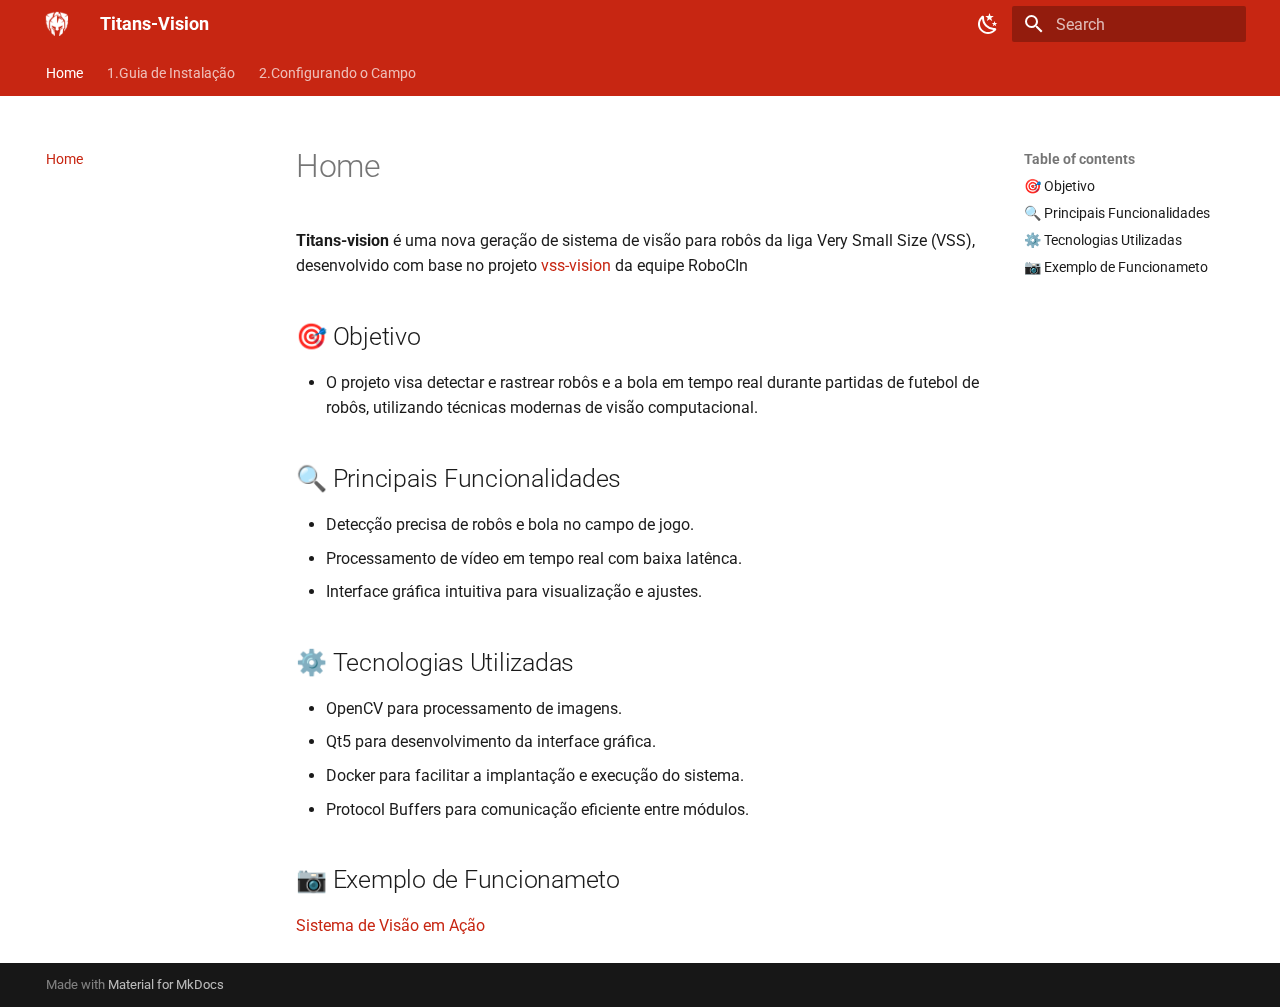
<file: index.html>
<!doctype html>
<html lang="en" class="no-js">
  <head>
    
      <meta charset="utf-8">
      <meta name="viewport" content="width=device-width,initial-scale=1">
      
      
      
      
      
        <link rel="next" href="1instalar/">
      
      
      <link rel="icon" href="assets/images/favicon.png">
      <meta name="generator" content="mkdocs-1.6.1, mkdocs-material-9.6.11">
    
    
      
        <title>Titans-Vision</title>
      
    
    
      <link rel="stylesheet" href="assets/stylesheets/main.4af4bdda.min.css">
      
        
        <link rel="stylesheet" href="assets/stylesheets/palette.06af60db.min.css">
      
      


    
    
      
    
    
      
        
        
        <link rel="preconnect" href="https://fonts.gstatic.com" crossorigin>
        <link rel="stylesheet" href="https://fonts.googleapis.com/css?family=Roboto:300,300i,400,400i,700,700i%7CRoboto+Mono:400,400i,700,700i&display=fallback">
        <style>:root{--md-text-font:"Roboto";--md-code-font:"Roboto Mono"}</style>
      
    
    
      <link rel="stylesheet" href="stylesheets/extra.css">
    
    <script>__md_scope=new URL(".",location),__md_hash=e=>[...e].reduce(((e,_)=>(e<<5)-e+_.charCodeAt(0)),0),__md_get=(e,_=localStorage,t=__md_scope)=>JSON.parse(_.getItem(t.pathname+"."+e)),__md_set=(e,_,t=localStorage,a=__md_scope)=>{try{t.setItem(a.pathname+"."+e,JSON.stringify(_))}catch(e){}}</script>
    
      

    
    
    
  </head>
  
  
    
    
      
    
    
    
    
    <body dir="ltr" data-md-color-scheme="titans-light" data-md-color-primary="indigo" data-md-color-accent="indigo">
  
    
    <input class="md-toggle" data-md-toggle="drawer" type="checkbox" id="__drawer" autocomplete="off">
    <input class="md-toggle" data-md-toggle="search" type="checkbox" id="__search" autocomplete="off">
    <label class="md-overlay" for="__drawer"></label>
    <div data-md-component="skip">
      
        
        <a href="#home" class="md-skip">
          Skip to content
        </a>
      
    </div>
    <div data-md-component="announce">
      
    </div>
    
    
      

<header class="md-header" data-md-component="header">
  <nav class="md-header__inner md-grid" aria-label="Header">
    <a href="." title="Titans-Vision" class="md-header__button md-logo" aria-label="Titans-Vision" data-md-component="logo">
      
  <img src="assets/titans.png" alt="logo">

    </a>
    <label class="md-header__button md-icon" for="__drawer">
      
      <svg xmlns="http://www.w3.org/2000/svg" viewBox="0 0 24 24"><path d="M3 6h18v2H3zm0 5h18v2H3zm0 5h18v2H3z"/></svg>
    </label>
    <div class="md-header__title" data-md-component="header-title">
      <div class="md-header__ellipsis">
        <div class="md-header__topic">
          <span class="md-ellipsis">
            Titans-Vision
          </span>
        </div>
        <div class="md-header__topic" data-md-component="header-topic">
          <span class="md-ellipsis">
            
              Home
            
          </span>
        </div>
      </div>
    </div>
    
      
        <form class="md-header__option" data-md-component="palette">
  
    
    
    
    <input class="md-option" data-md-color-media="" data-md-color-scheme="titans-light" data-md-color-primary="indigo" data-md-color-accent="indigo"  aria-label="Modo escuro"  type="radio" name="__palette" id="__palette_0">
    
      <label class="md-header__button md-icon" title="Modo escuro" for="__palette_1" hidden>
        <svg xmlns="http://www.w3.org/2000/svg" viewBox="0 0 24 24"><path d="m17.75 4.09-2.53 1.94.91 3.06-2.63-1.81-2.63 1.81.91-3.06-2.53-1.94L12.44 4l1.06-3 1.06 3zm3.5 6.91-1.64 1.25.59 1.98-1.7-1.17-1.7 1.17.59-1.98L15.75 11l2.06-.05L18.5 9l.69 1.95zm-2.28 4.95c.83-.08 1.72 1.1 1.19 1.85-.32.45-.66.87-1.08 1.27C15.17 23 8.84 23 4.94 19.07c-3.91-3.9-3.91-10.24 0-14.14.4-.4.82-.76 1.27-1.08.75-.53 1.93.36 1.85 1.19-.27 2.86.69 5.83 2.89 8.02a9.96 9.96 0 0 0 8.02 2.89m-1.64 2.02a12.08 12.08 0 0 1-7.8-3.47c-2.17-2.19-3.33-5-3.49-7.82-2.81 3.14-2.7 7.96.31 10.98 3.02 3.01 7.84 3.12 10.98.31"/></svg>
      </label>
    
  
    
    
    
    <input class="md-option" data-md-color-media="" data-md-color-scheme="titans-dark" data-md-color-primary="indigo" data-md-color-accent="indigo"  aria-label="Modo claro"  type="radio" name="__palette" id="__palette_1">
    
      <label class="md-header__button md-icon" title="Modo claro" for="__palette_0" hidden>
        <svg xmlns="http://www.w3.org/2000/svg" viewBox="0 0 24 24"><path d="M12 7a5 5 0 0 1 5 5 5 5 0 0 1-5 5 5 5 0 0 1-5-5 5 5 0 0 1 5-5m0 2a3 3 0 0 0-3 3 3 3 0 0 0 3 3 3 3 0 0 0 3-3 3 3 0 0 0-3-3m0-7 2.39 3.42C13.65 5.15 12.84 5 12 5s-1.65.15-2.39.42zM3.34 7l4.16-.35A7.2 7.2 0 0 0 5.94 8.5c-.44.74-.69 1.5-.83 2.29zm.02 10 1.76-3.77a7.131 7.131 0 0 0 2.38 4.14zM20.65 7l-1.77 3.79a7.02 7.02 0 0 0-2.38-4.15zm-.01 10-4.14.36c.59-.51 1.12-1.14 1.54-1.86.42-.73.69-1.5.83-2.29zM12 22l-2.41-3.44c.74.27 1.55.44 2.41.44.82 0 1.63-.17 2.37-.44z"/></svg>
      </label>
    
  
</form>
      
    
    
      <script>var palette=__md_get("__palette");if(palette&&palette.color){if("(prefers-color-scheme)"===palette.color.media){var media=matchMedia("(prefers-color-scheme: light)"),input=document.querySelector(media.matches?"[data-md-color-media='(prefers-color-scheme: light)']":"[data-md-color-media='(prefers-color-scheme: dark)']");palette.color.media=input.getAttribute("data-md-color-media"),palette.color.scheme=input.getAttribute("data-md-color-scheme"),palette.color.primary=input.getAttribute("data-md-color-primary"),palette.color.accent=input.getAttribute("data-md-color-accent")}for(var[key,value]of Object.entries(palette.color))document.body.setAttribute("data-md-color-"+key,value)}</script>
    
    
    
      
      
        <label class="md-header__button md-icon" for="__search">
          
          <svg xmlns="http://www.w3.org/2000/svg" viewBox="0 0 24 24"><path d="M9.5 3A6.5 6.5 0 0 1 16 9.5c0 1.61-.59 3.09-1.56 4.23l.27.27h.79l5 5-1.5 1.5-5-5v-.79l-.27-.27A6.52 6.52 0 0 1 9.5 16 6.5 6.5 0 0 1 3 9.5 6.5 6.5 0 0 1 9.5 3m0 2C7 5 5 7 5 9.5S7 14 9.5 14 14 12 14 9.5 12 5 9.5 5"/></svg>
        </label>
        <div class="md-search" data-md-component="search" role="dialog">
  <label class="md-search__overlay" for="__search"></label>
  <div class="md-search__inner" role="search">
    <form class="md-search__form" name="search">
      <input type="text" class="md-search__input" name="query" aria-label="Search" placeholder="Search" autocapitalize="off" autocorrect="off" autocomplete="off" spellcheck="false" data-md-component="search-query" required>
      <label class="md-search__icon md-icon" for="__search">
        
        <svg xmlns="http://www.w3.org/2000/svg" viewBox="0 0 24 24"><path d="M9.5 3A6.5 6.5 0 0 1 16 9.5c0 1.61-.59 3.09-1.56 4.23l.27.27h.79l5 5-1.5 1.5-5-5v-.79l-.27-.27A6.52 6.52 0 0 1 9.5 16 6.5 6.5 0 0 1 3 9.5 6.5 6.5 0 0 1 9.5 3m0 2C7 5 5 7 5 9.5S7 14 9.5 14 14 12 14 9.5 12 5 9.5 5"/></svg>
        
        <svg xmlns="http://www.w3.org/2000/svg" viewBox="0 0 24 24"><path d="M20 11v2H8l5.5 5.5-1.42 1.42L4.16 12l7.92-7.92L13.5 5.5 8 11z"/></svg>
      </label>
      <nav class="md-search__options" aria-label="Search">
        
        <button type="reset" class="md-search__icon md-icon" title="Clear" aria-label="Clear" tabindex="-1">
          
          <svg xmlns="http://www.w3.org/2000/svg" viewBox="0 0 24 24"><path d="M19 6.41 17.59 5 12 10.59 6.41 5 5 6.41 10.59 12 5 17.59 6.41 19 12 13.41 17.59 19 19 17.59 13.41 12z"/></svg>
        </button>
      </nav>
      
    </form>
    <div class="md-search__output">
      <div class="md-search__scrollwrap" tabindex="0" data-md-scrollfix>
        <div class="md-search-result" data-md-component="search-result">
          <div class="md-search-result__meta">
            Initializing search
          </div>
          <ol class="md-search-result__list" role="presentation"></ol>
        </div>
      </div>
    </div>
  </div>
</div>
      
    
    
  </nav>
  
</header>
    
    <div class="md-container" data-md-component="container">
      
      
        
          
            
<nav class="md-tabs" aria-label="Tabs" data-md-component="tabs">
  <div class="md-grid">
    <ul class="md-tabs__list">
      
        
  
  
  
    
  
  
    <li class="md-tabs__item md-tabs__item--active">
      <a href="." class="md-tabs__link">
        
  
  
    
  
  Home

      </a>
    </li>
  

      
        
  
  
  
  
    <li class="md-tabs__item">
      <a href="1instalar/" class="md-tabs__link">
        
  
  
    
  
  1.Guia de Instalação

      </a>
    </li>
  

      
        
  
  
  
  
    <li class="md-tabs__item">
      <a href="2campo/" class="md-tabs__link">
        
  
  
    
  
  2.Configurando o Campo

      </a>
    </li>
  

      
    </ul>
  </div>
</nav>
          
        
      
      <main class="md-main" data-md-component="main">
        <div class="md-main__inner md-grid">
          
            
              
              <div class="md-sidebar md-sidebar--primary" data-md-component="sidebar" data-md-type="navigation" >
                <div class="md-sidebar__scrollwrap">
                  <div class="md-sidebar__inner">
                    


  


<nav class="md-nav md-nav--primary md-nav--lifted" aria-label="Navigation" data-md-level="0">
  <label class="md-nav__title" for="__drawer">
    <a href="." title="Titans-Vision" class="md-nav__button md-logo" aria-label="Titans-Vision" data-md-component="logo">
      
  <img src="assets/titans.png" alt="logo">

    </a>
    Titans-Vision
  </label>
  
  <ul class="md-nav__list" data-md-scrollfix>
    
      
      
  
  
    
  
  
  
    <li class="md-nav__item md-nav__item--active">
      
      <input class="md-nav__toggle md-toggle" type="checkbox" id="__toc">
      
      
        
      
      
        <label class="md-nav__link md-nav__link--active" for="__toc">
          
  
  
  <span class="md-ellipsis">
    Home
    
  </span>
  

          <span class="md-nav__icon md-icon"></span>
        </label>
      
      <a href="." class="md-nav__link md-nav__link--active">
        
  
  
  <span class="md-ellipsis">
    Home
    
  </span>
  

      </a>
      
        

<nav class="md-nav md-nav--secondary" aria-label="Table of contents">
  
  
  
    
  
  
    <label class="md-nav__title" for="__toc">
      <span class="md-nav__icon md-icon"></span>
      Table of contents
    </label>
    <ul class="md-nav__list" data-md-component="toc" data-md-scrollfix>
      
        <li class="md-nav__item">
  <a href="#objetivo" class="md-nav__link">
    <span class="md-ellipsis">
      🎯 Objetivo
    </span>
  </a>
  
</li>
      
        <li class="md-nav__item">
  <a href="#principais-funcionalidades" class="md-nav__link">
    <span class="md-ellipsis">
      🔍 Principais Funcionalidades
    </span>
  </a>
  
</li>
      
        <li class="md-nav__item">
  <a href="#tecnologias-utilizadas" class="md-nav__link">
    <span class="md-ellipsis">
      ⚙️ Tecnologias Utilizadas
    </span>
  </a>
  
</li>
      
        <li class="md-nav__item">
  <a href="#exemplo-de-funcionameto" class="md-nav__link">
    <span class="md-ellipsis">
      📷 Exemplo de Funcionameto
    </span>
  </a>
  
</li>
      
    </ul>
  
</nav>
      
    </li>
  

    
      
      
  
  
  
  
    <li class="md-nav__item">
      <a href="1instalar/" class="md-nav__link">
        
  
  
  <span class="md-ellipsis">
    1.Guia de Instalação
    
  </span>
  

      </a>
    </li>
  

    
      
      
  
  
  
  
    <li class="md-nav__item">
      <a href="2campo/" class="md-nav__link">
        
  
  
  <span class="md-ellipsis">
    2.Configurando o Campo
    
  </span>
  

      </a>
    </li>
  

    
  </ul>
</nav>
                  </div>
                </div>
              </div>
            
            
              
              <div class="md-sidebar md-sidebar--secondary" data-md-component="sidebar" data-md-type="toc" >
                <div class="md-sidebar__scrollwrap">
                  <div class="md-sidebar__inner">
                    

<nav class="md-nav md-nav--secondary" aria-label="Table of contents">
  
  
  
    
  
  
    <label class="md-nav__title" for="__toc">
      <span class="md-nav__icon md-icon"></span>
      Table of contents
    </label>
    <ul class="md-nav__list" data-md-component="toc" data-md-scrollfix>
      
        <li class="md-nav__item">
  <a href="#objetivo" class="md-nav__link">
    <span class="md-ellipsis">
      🎯 Objetivo
    </span>
  </a>
  
</li>
      
        <li class="md-nav__item">
  <a href="#principais-funcionalidades" class="md-nav__link">
    <span class="md-ellipsis">
      🔍 Principais Funcionalidades
    </span>
  </a>
  
</li>
      
        <li class="md-nav__item">
  <a href="#tecnologias-utilizadas" class="md-nav__link">
    <span class="md-ellipsis">
      ⚙️ Tecnologias Utilizadas
    </span>
  </a>
  
</li>
      
        <li class="md-nav__item">
  <a href="#exemplo-de-funcionameto" class="md-nav__link">
    <span class="md-ellipsis">
      📷 Exemplo de Funcionameto
    </span>
  </a>
  
</li>
      
    </ul>
  
</nav>
                  </div>
                </div>
              </div>
            
          
          
            <div class="md-content" data-md-component="content">
              <article class="md-content__inner md-typeset">
                
                  



<h1 id="home">Home</h1>
<p><strong>Titans-vision</strong> é uma nova geração de sistema de visão para robôs da liga Very Small Size (VSS), desenvolvido com base no projeto <a href="https://github.com/robocin/vss-vision">vss-vision</a> da equipe RoboCIn</p>
<h2 id="objetivo">🎯 Objetivo</h2>
<ul>
<li>O projeto visa detectar e rastrear robôs e a bola em tempo real durante partidas de futebol de robôs, utilizando técnicas modernas de visão computacional.</li>
</ul>
<h2 id="principais-funcionalidades">🔍 Principais Funcionalidades</h2>
<ul>
<li>Detecção precisa de robôs e bola no campo de jogo.</li>
<li>Processamento de vídeo em tempo real com baixa latênca.</li>
<li>Interface gráfica intuitiva para visualização e ajustes.</li>
</ul>
<h2 id="tecnologias-utilizadas">⚙️ Tecnologias Utilizadas</h2>
<ul>
<li>OpenCV para processamento de imagens.</li>
<li>Qt5 para desenvolvimento da interface gráfica.</li>
<li>Docker para facilitar a implantação e execução do sistema.</li>
<li>Protocol Buffers para comunicação eficiente entre módulos.</li>
</ul>
<h2 id="exemplo-de-funcionameto">📷 Exemplo de Funcionameto</h2>
<p><a href="link">Sistema de Visão em Ação</a></p>












                
              </article>
            </div>
          
          
<script>var target=document.getElementById(location.hash.slice(1));target&&target.name&&(target.checked=target.name.startsWith("__tabbed_"))</script>
        </div>
        
      </main>
      
        <footer class="md-footer">
  
  <div class="md-footer-meta md-typeset">
    <div class="md-footer-meta__inner md-grid">
      <div class="md-copyright">
  
  
    Made with
    <a href="https://squidfunk.github.io/mkdocs-material/" target="_blank" rel="noopener">
      Material for MkDocs
    </a>
  
</div>
      
    </div>
  </div>
</footer>
      
    </div>
    <div class="md-dialog" data-md-component="dialog">
      <div class="md-dialog__inner md-typeset"></div>
    </div>
    
    
    
      
      <script id="__config" type="application/json">{"base": ".", "features": ["navigation.tabs"], "search": "assets/javascripts/workers/search.f8cc74c7.min.js", "tags": null, "translations": {"clipboard.copied": "Copied to clipboard", "clipboard.copy": "Copy to clipboard", "search.result.more.one": "1 more on this page", "search.result.more.other": "# more on this page", "search.result.none": "No matching documents", "search.result.one": "1 matching document", "search.result.other": "# matching documents", "search.result.placeholder": "Type to start searching", "search.result.term.missing": "Missing", "select.version": "Select version"}, "version": null}</script>
    
    
      <script src="assets/javascripts/bundle.c8b220af.min.js"></script>
      
    
  </body>
</html>
</file>
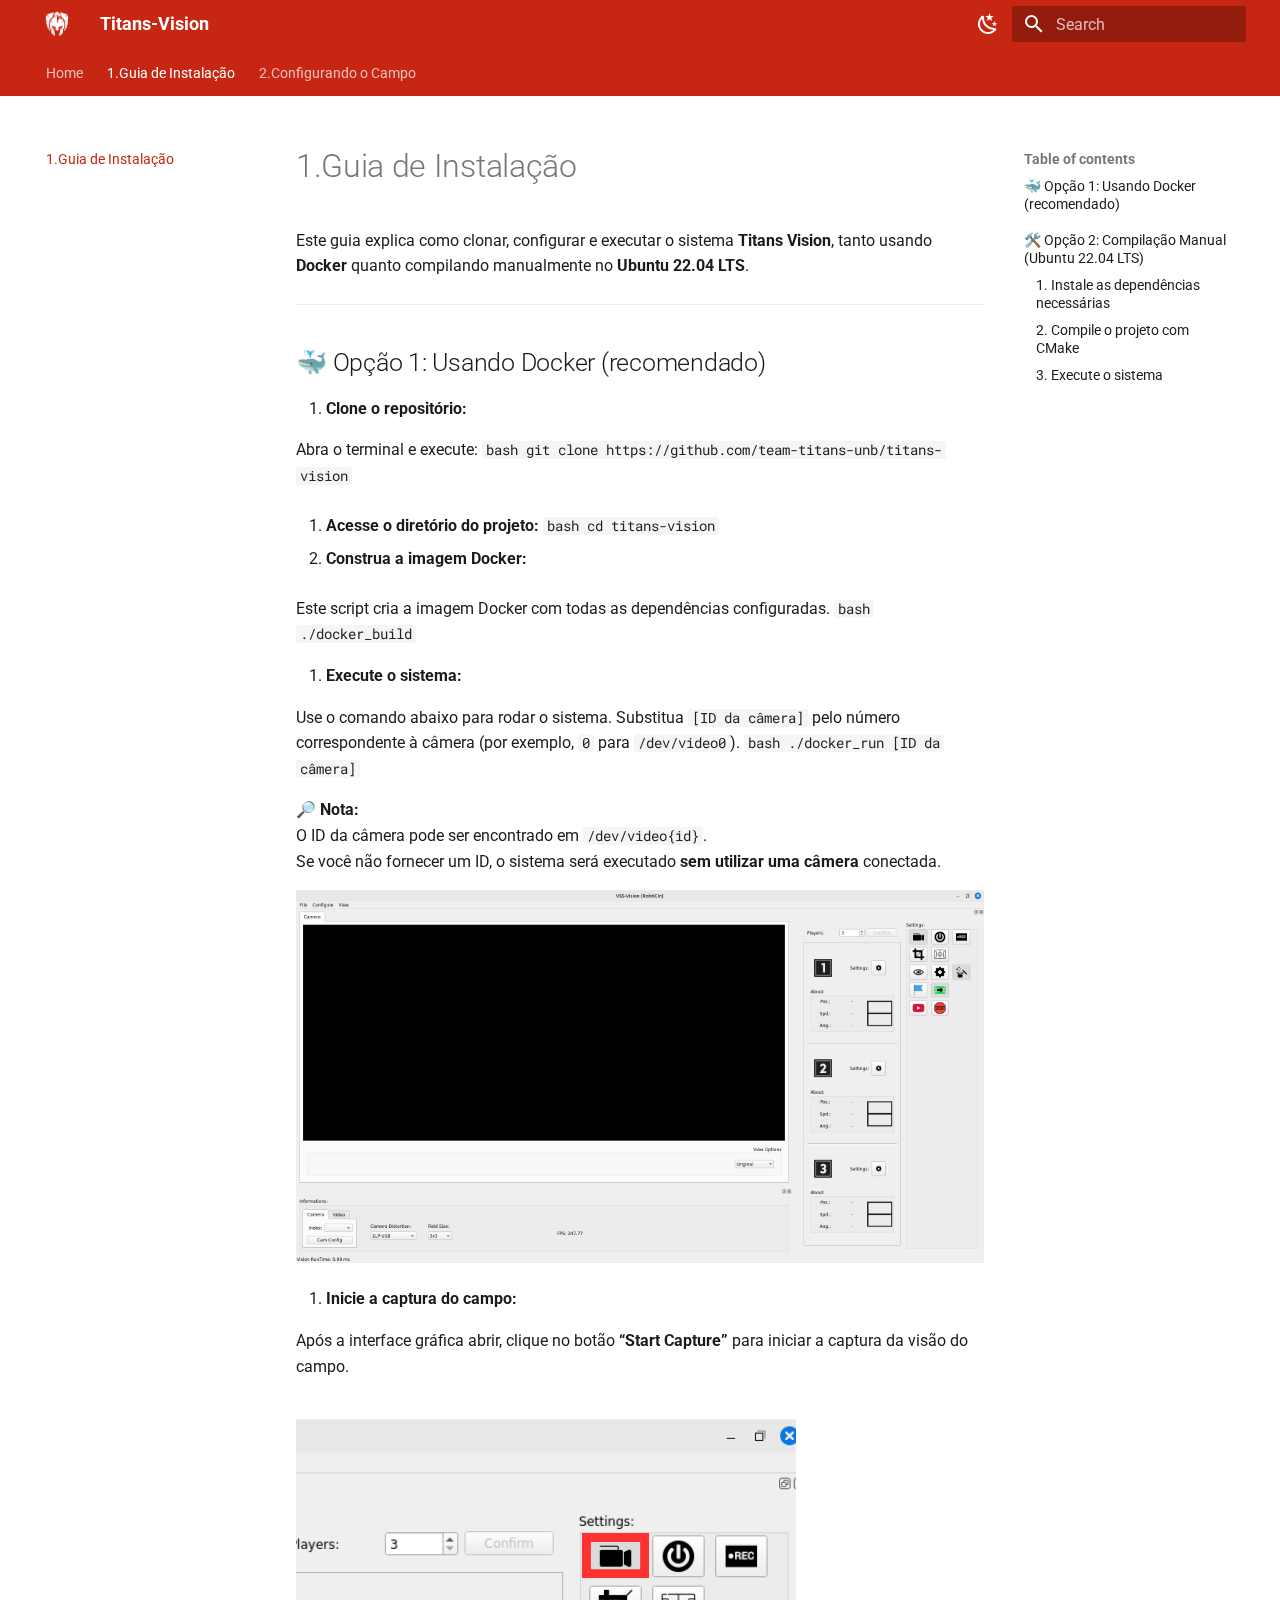
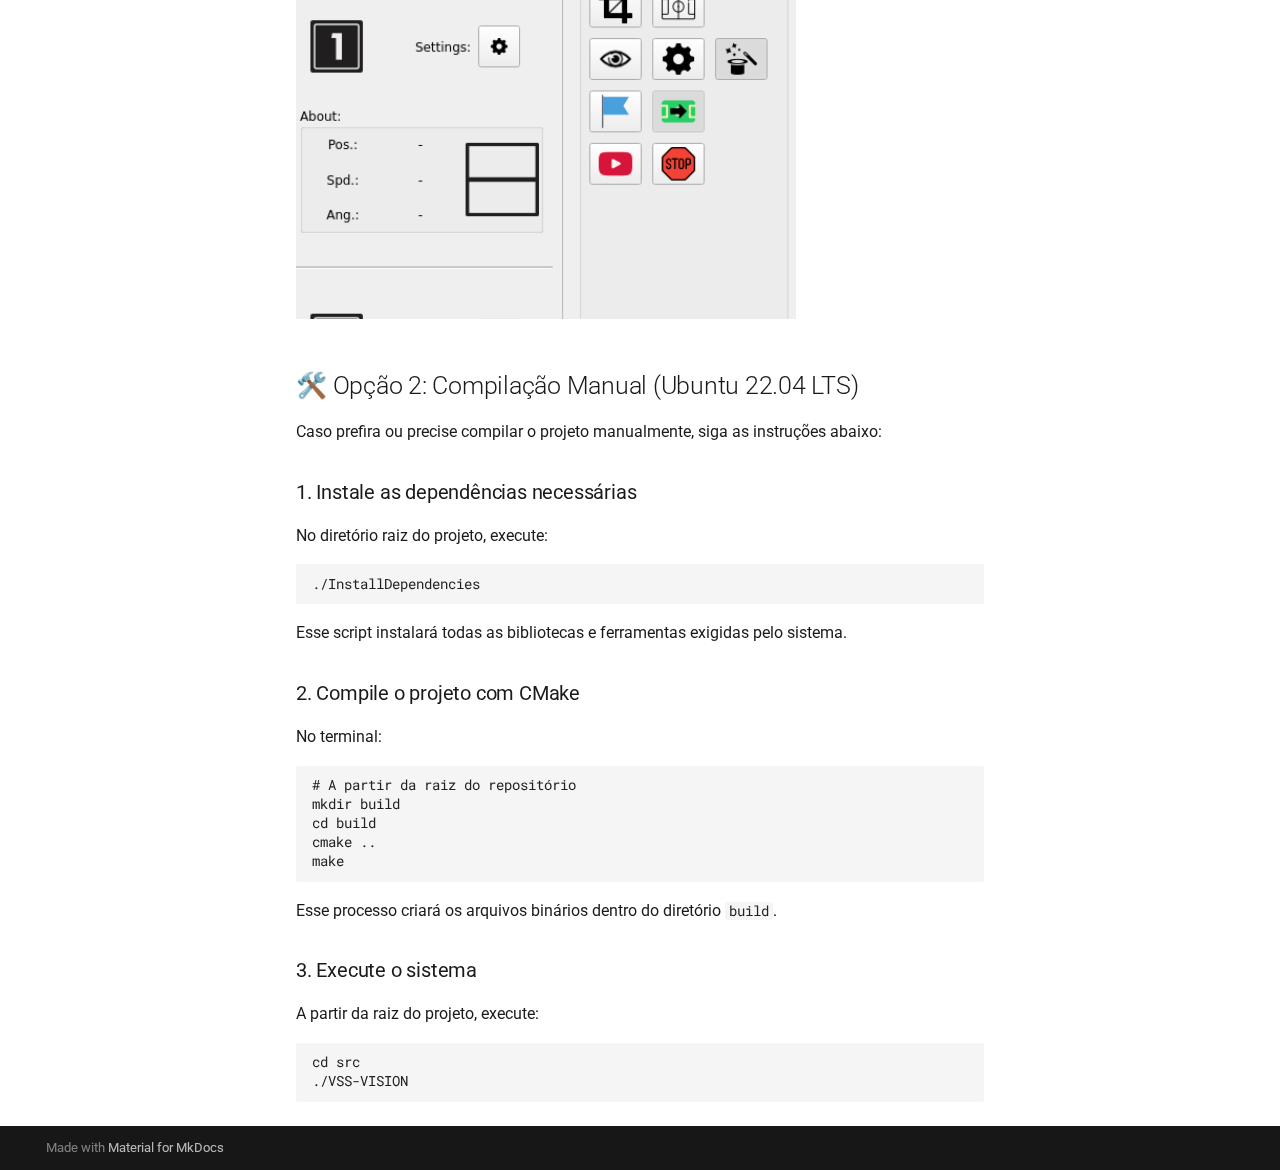
<file: 1instalar/index.html>
<!doctype html>
<html lang="en" class="no-js">
  <head>
    
      <meta charset="utf-8">
      <meta name="viewport" content="width=device-width,initial-scale=1">
      
      
      
      
        <link rel="prev" href="..">
      
      
        <link rel="next" href="../2campo/">
      
      
      <link rel="icon" href="../assets/images/favicon.png">
      <meta name="generator" content="mkdocs-1.6.1, mkdocs-material-9.6.11">
    
    
      
        <title>1.Guia de Instalação - Titans-Vision</title>
      
    
    
      <link rel="stylesheet" href="../assets/stylesheets/main.4af4bdda.min.css">
      
        
        <link rel="stylesheet" href="../assets/stylesheets/palette.06af60db.min.css">
      
      


    
    
      
    
    
      
        
        
        <link rel="preconnect" href="https://fonts.gstatic.com" crossorigin>
        <link rel="stylesheet" href="https://fonts.googleapis.com/css?family=Roboto:300,300i,400,400i,700,700i%7CRoboto+Mono:400,400i,700,700i&display=fallback">
        <style>:root{--md-text-font:"Roboto";--md-code-font:"Roboto Mono"}</style>
      
    
    
      <link rel="stylesheet" href="../stylesheets/extra.css">
    
    <script>__md_scope=new URL("..",location),__md_hash=e=>[...e].reduce(((e,_)=>(e<<5)-e+_.charCodeAt(0)),0),__md_get=(e,_=localStorage,t=__md_scope)=>JSON.parse(_.getItem(t.pathname+"."+e)),__md_set=(e,_,t=localStorage,a=__md_scope)=>{try{t.setItem(a.pathname+"."+e,JSON.stringify(_))}catch(e){}}</script>
    
      

    
    
    
  </head>
  
  
    
    
      
    
    
    
    
    <body dir="ltr" data-md-color-scheme="titans-light" data-md-color-primary="indigo" data-md-color-accent="indigo">
  
    
    <input class="md-toggle" data-md-toggle="drawer" type="checkbox" id="__drawer" autocomplete="off">
    <input class="md-toggle" data-md-toggle="search" type="checkbox" id="__search" autocomplete="off">
    <label class="md-overlay" for="__drawer"></label>
    <div data-md-component="skip">
      
        
        <a href="#1guia-de-instalacao" class="md-skip">
          Skip to content
        </a>
      
    </div>
    <div data-md-component="announce">
      
    </div>
    
    
      

<header class="md-header" data-md-component="header">
  <nav class="md-header__inner md-grid" aria-label="Header">
    <a href=".." title="Titans-Vision" class="md-header__button md-logo" aria-label="Titans-Vision" data-md-component="logo">
      
  <img src="../assets/titans.png" alt="logo">

    </a>
    <label class="md-header__button md-icon" for="__drawer">
      
      <svg xmlns="http://www.w3.org/2000/svg" viewBox="0 0 24 24"><path d="M3 6h18v2H3zm0 5h18v2H3zm0 5h18v2H3z"/></svg>
    </label>
    <div class="md-header__title" data-md-component="header-title">
      <div class="md-header__ellipsis">
        <div class="md-header__topic">
          <span class="md-ellipsis">
            Titans-Vision
          </span>
        </div>
        <div class="md-header__topic" data-md-component="header-topic">
          <span class="md-ellipsis">
            
              1.Guia de Instalação
            
          </span>
        </div>
      </div>
    </div>
    
      
        <form class="md-header__option" data-md-component="palette">
  
    
    
    
    <input class="md-option" data-md-color-media="" data-md-color-scheme="titans-light" data-md-color-primary="indigo" data-md-color-accent="indigo"  aria-label="Modo escuro"  type="radio" name="__palette" id="__palette_0">
    
      <label class="md-header__button md-icon" title="Modo escuro" for="__palette_1" hidden>
        <svg xmlns="http://www.w3.org/2000/svg" viewBox="0 0 24 24"><path d="m17.75 4.09-2.53 1.94.91 3.06-2.63-1.81-2.63 1.81.91-3.06-2.53-1.94L12.44 4l1.06-3 1.06 3zm3.5 6.91-1.64 1.25.59 1.98-1.7-1.17-1.7 1.17.59-1.98L15.75 11l2.06-.05L18.5 9l.69 1.95zm-2.28 4.95c.83-.08 1.72 1.1 1.19 1.85-.32.45-.66.87-1.08 1.27C15.17 23 8.84 23 4.94 19.07c-3.91-3.9-3.91-10.24 0-14.14.4-.4.82-.76 1.27-1.08.75-.53 1.93.36 1.85 1.19-.27 2.86.69 5.83 2.89 8.02a9.96 9.96 0 0 0 8.02 2.89m-1.64 2.02a12.08 12.08 0 0 1-7.8-3.47c-2.17-2.19-3.33-5-3.49-7.82-2.81 3.14-2.7 7.96.31 10.98 3.02 3.01 7.84 3.12 10.98.31"/></svg>
      </label>
    
  
    
    
    
    <input class="md-option" data-md-color-media="" data-md-color-scheme="titans-dark" data-md-color-primary="indigo" data-md-color-accent="indigo"  aria-label="Modo claro"  type="radio" name="__palette" id="__palette_1">
    
      <label class="md-header__button md-icon" title="Modo claro" for="__palette_0" hidden>
        <svg xmlns="http://www.w3.org/2000/svg" viewBox="0 0 24 24"><path d="M12 7a5 5 0 0 1 5 5 5 5 0 0 1-5 5 5 5 0 0 1-5-5 5 5 0 0 1 5-5m0 2a3 3 0 0 0-3 3 3 3 0 0 0 3 3 3 3 0 0 0 3-3 3 3 0 0 0-3-3m0-7 2.39 3.42C13.65 5.15 12.84 5 12 5s-1.65.15-2.39.42zM3.34 7l4.16-.35A7.2 7.2 0 0 0 5.94 8.5c-.44.74-.69 1.5-.83 2.29zm.02 10 1.76-3.77a7.131 7.131 0 0 0 2.38 4.14zM20.65 7l-1.77 3.79a7.02 7.02 0 0 0-2.38-4.15zm-.01 10-4.14.36c.59-.51 1.12-1.14 1.54-1.86.42-.73.69-1.5.83-2.29zM12 22l-2.41-3.44c.74.27 1.55.44 2.41.44.82 0 1.63-.17 2.37-.44z"/></svg>
      </label>
    
  
</form>
      
    
    
      <script>var palette=__md_get("__palette");if(palette&&palette.color){if("(prefers-color-scheme)"===palette.color.media){var media=matchMedia("(prefers-color-scheme: light)"),input=document.querySelector(media.matches?"[data-md-color-media='(prefers-color-scheme: light)']":"[data-md-color-media='(prefers-color-scheme: dark)']");palette.color.media=input.getAttribute("data-md-color-media"),palette.color.scheme=input.getAttribute("data-md-color-scheme"),palette.color.primary=input.getAttribute("data-md-color-primary"),palette.color.accent=input.getAttribute("data-md-color-accent")}for(var[key,value]of Object.entries(palette.color))document.body.setAttribute("data-md-color-"+key,value)}</script>
    
    
    
      
      
        <label class="md-header__button md-icon" for="__search">
          
          <svg xmlns="http://www.w3.org/2000/svg" viewBox="0 0 24 24"><path d="M9.5 3A6.5 6.5 0 0 1 16 9.5c0 1.61-.59 3.09-1.56 4.23l.27.27h.79l5 5-1.5 1.5-5-5v-.79l-.27-.27A6.52 6.52 0 0 1 9.5 16 6.5 6.5 0 0 1 3 9.5 6.5 6.5 0 0 1 9.5 3m0 2C7 5 5 7 5 9.5S7 14 9.5 14 14 12 14 9.5 12 5 9.5 5"/></svg>
        </label>
        <div class="md-search" data-md-component="search" role="dialog">
  <label class="md-search__overlay" for="__search"></label>
  <div class="md-search__inner" role="search">
    <form class="md-search__form" name="search">
      <input type="text" class="md-search__input" name="query" aria-label="Search" placeholder="Search" autocapitalize="off" autocorrect="off" autocomplete="off" spellcheck="false" data-md-component="search-query" required>
      <label class="md-search__icon md-icon" for="__search">
        
        <svg xmlns="http://www.w3.org/2000/svg" viewBox="0 0 24 24"><path d="M9.5 3A6.5 6.5 0 0 1 16 9.5c0 1.61-.59 3.09-1.56 4.23l.27.27h.79l5 5-1.5 1.5-5-5v-.79l-.27-.27A6.52 6.52 0 0 1 9.5 16 6.5 6.5 0 0 1 3 9.5 6.5 6.5 0 0 1 9.5 3m0 2C7 5 5 7 5 9.5S7 14 9.5 14 14 12 14 9.5 12 5 9.5 5"/></svg>
        
        <svg xmlns="http://www.w3.org/2000/svg" viewBox="0 0 24 24"><path d="M20 11v2H8l5.5 5.5-1.42 1.42L4.16 12l7.92-7.92L13.5 5.5 8 11z"/></svg>
      </label>
      <nav class="md-search__options" aria-label="Search">
        
        <button type="reset" class="md-search__icon md-icon" title="Clear" aria-label="Clear" tabindex="-1">
          
          <svg xmlns="http://www.w3.org/2000/svg" viewBox="0 0 24 24"><path d="M19 6.41 17.59 5 12 10.59 6.41 5 5 6.41 10.59 12 5 17.59 6.41 19 12 13.41 17.59 19 19 17.59 13.41 12z"/></svg>
        </button>
      </nav>
      
    </form>
    <div class="md-search__output">
      <div class="md-search__scrollwrap" tabindex="0" data-md-scrollfix>
        <div class="md-search-result" data-md-component="search-result">
          <div class="md-search-result__meta">
            Initializing search
          </div>
          <ol class="md-search-result__list" role="presentation"></ol>
        </div>
      </div>
    </div>
  </div>
</div>
      
    
    
  </nav>
  
</header>
    
    <div class="md-container" data-md-component="container">
      
      
        
          
            
<nav class="md-tabs" aria-label="Tabs" data-md-component="tabs">
  <div class="md-grid">
    <ul class="md-tabs__list">
      
        
  
  
  
  
    <li class="md-tabs__item">
      <a href=".." class="md-tabs__link">
        
  
  
    
  
  Home

      </a>
    </li>
  

      
        
  
  
  
    
  
  
    <li class="md-tabs__item md-tabs__item--active">
      <a href="./" class="md-tabs__link">
        
  
  
    
  
  1.Guia de Instalação

      </a>
    </li>
  

      
        
  
  
  
  
    <li class="md-tabs__item">
      <a href="../2campo/" class="md-tabs__link">
        
  
  
    
  
  2.Configurando o Campo

      </a>
    </li>
  

      
    </ul>
  </div>
</nav>
          
        
      
      <main class="md-main" data-md-component="main">
        <div class="md-main__inner md-grid">
          
            
              
              <div class="md-sidebar md-sidebar--primary" data-md-component="sidebar" data-md-type="navigation" >
                <div class="md-sidebar__scrollwrap">
                  <div class="md-sidebar__inner">
                    


  


<nav class="md-nav md-nav--primary md-nav--lifted" aria-label="Navigation" data-md-level="0">
  <label class="md-nav__title" for="__drawer">
    <a href=".." title="Titans-Vision" class="md-nav__button md-logo" aria-label="Titans-Vision" data-md-component="logo">
      
  <img src="../assets/titans.png" alt="logo">

    </a>
    Titans-Vision
  </label>
  
  <ul class="md-nav__list" data-md-scrollfix>
    
      
      
  
  
  
  
    <li class="md-nav__item">
      <a href=".." class="md-nav__link">
        
  
  
  <span class="md-ellipsis">
    Home
    
  </span>
  

      </a>
    </li>
  

    
      
      
  
  
    
  
  
  
    <li class="md-nav__item md-nav__item--active">
      
      <input class="md-nav__toggle md-toggle" type="checkbox" id="__toc">
      
      
        
      
      
        <label class="md-nav__link md-nav__link--active" for="__toc">
          
  
  
  <span class="md-ellipsis">
    1.Guia de Instalação
    
  </span>
  

          <span class="md-nav__icon md-icon"></span>
        </label>
      
      <a href="./" class="md-nav__link md-nav__link--active">
        
  
  
  <span class="md-ellipsis">
    1.Guia de Instalação
    
  </span>
  

      </a>
      
        

<nav class="md-nav md-nav--secondary" aria-label="Table of contents">
  
  
  
    
  
  
    <label class="md-nav__title" for="__toc">
      <span class="md-nav__icon md-icon"></span>
      Table of contents
    </label>
    <ul class="md-nav__list" data-md-component="toc" data-md-scrollfix>
      
        <li class="md-nav__item">
  <a href="#opcao-1-usando-docker-recomendado" class="md-nav__link">
    <span class="md-ellipsis">
      🐳 Opção 1: Usando Docker (recomendado)
    </span>
  </a>
  
</li>
      
        <li class="md-nav__item">
  <a href="#_1" class="md-nav__link">
    <span class="md-ellipsis">
      
    </span>
  </a>
  
</li>
      
        <li class="md-nav__item">
  <a href="#opcao-2-compilacao-manual-ubuntu-2204-lts" class="md-nav__link">
    <span class="md-ellipsis">
      🛠️ Opção 2: Compilação Manual (Ubuntu 22.04 LTS)
    </span>
  </a>
  
    <nav class="md-nav" aria-label="🛠️ Opção 2: Compilação Manual (Ubuntu 22.04 LTS)">
      <ul class="md-nav__list">
        
          <li class="md-nav__item">
  <a href="#1-instale-as-dependencias-necessarias" class="md-nav__link">
    <span class="md-ellipsis">
      1. Instale as dependências necessárias
    </span>
  </a>
  
</li>
        
          <li class="md-nav__item">
  <a href="#2-compile-o-projeto-com-cmake" class="md-nav__link">
    <span class="md-ellipsis">
      2. Compile o projeto com CMake
    </span>
  </a>
  
</li>
        
          <li class="md-nav__item">
  <a href="#3-execute-o-sistema" class="md-nav__link">
    <span class="md-ellipsis">
      3. Execute o sistema
    </span>
  </a>
  
</li>
        
      </ul>
    </nav>
  
</li>
      
    </ul>
  
</nav>
      
    </li>
  

    
      
      
  
  
  
  
    <li class="md-nav__item">
      <a href="../2campo/" class="md-nav__link">
        
  
  
  <span class="md-ellipsis">
    2.Configurando o Campo
    
  </span>
  

      </a>
    </li>
  

    
  </ul>
</nav>
                  </div>
                </div>
              </div>
            
            
              
              <div class="md-sidebar md-sidebar--secondary" data-md-component="sidebar" data-md-type="toc" >
                <div class="md-sidebar__scrollwrap">
                  <div class="md-sidebar__inner">
                    

<nav class="md-nav md-nav--secondary" aria-label="Table of contents">
  
  
  
    
  
  
    <label class="md-nav__title" for="__toc">
      <span class="md-nav__icon md-icon"></span>
      Table of contents
    </label>
    <ul class="md-nav__list" data-md-component="toc" data-md-scrollfix>
      
        <li class="md-nav__item">
  <a href="#opcao-1-usando-docker-recomendado" class="md-nav__link">
    <span class="md-ellipsis">
      🐳 Opção 1: Usando Docker (recomendado)
    </span>
  </a>
  
</li>
      
        <li class="md-nav__item">
  <a href="#_1" class="md-nav__link">
    <span class="md-ellipsis">
      
    </span>
  </a>
  
</li>
      
        <li class="md-nav__item">
  <a href="#opcao-2-compilacao-manual-ubuntu-2204-lts" class="md-nav__link">
    <span class="md-ellipsis">
      🛠️ Opção 2: Compilação Manual (Ubuntu 22.04 LTS)
    </span>
  </a>
  
    <nav class="md-nav" aria-label="🛠️ Opção 2: Compilação Manual (Ubuntu 22.04 LTS)">
      <ul class="md-nav__list">
        
          <li class="md-nav__item">
  <a href="#1-instale-as-dependencias-necessarias" class="md-nav__link">
    <span class="md-ellipsis">
      1. Instale as dependências necessárias
    </span>
  </a>
  
</li>
        
          <li class="md-nav__item">
  <a href="#2-compile-o-projeto-com-cmake" class="md-nav__link">
    <span class="md-ellipsis">
      2. Compile o projeto com CMake
    </span>
  </a>
  
</li>
        
          <li class="md-nav__item">
  <a href="#3-execute-o-sistema" class="md-nav__link">
    <span class="md-ellipsis">
      3. Execute o sistema
    </span>
  </a>
  
</li>
        
      </ul>
    </nav>
  
</li>
      
    </ul>
  
</nav>
                  </div>
                </div>
              </div>
            
          
          
            <div class="md-content" data-md-component="content">
              <article class="md-content__inner md-typeset">
                
                  



<h1 id="1guia-de-instalacao">1.Guia de Instalação</h1>
<p>Este guia explica como clonar, configurar e executar o sistema <strong>Titans Vision</strong>, tanto usando <strong>Docker</strong> quanto compilando manualmente no <strong>Ubuntu 22.04 LTS</strong>.</p>
<hr />
<h2 id="opcao-1-usando-docker-recomendado">🐳 Opção 1: Usando Docker (recomendado)</h2>
<ol>
<li><strong>Clone o repositório:</strong></li>
</ol>
<p>Abra o terminal e execute:
   <code>bash
   git clone https://github.com/team-titans-unb/titans-vision</code></p>
<ol>
<li>
<p><strong>Acesse o diretório do projeto:</strong>
   <code>bash
   cd titans-vision</code></p>
</li>
<li>
<p><strong>Construa a imagem Docker:</strong></p>
</li>
</ol>
<p>Este script cria a imagem Docker com todas as dependências configuradas.
   <code>bash
   ./docker_build</code></p>
<ol>
<li><strong>Execute o sistema:</strong></li>
</ol>
<p>Use o comando abaixo para rodar o sistema. Substitua <code>[ID da câmera]</code> pelo número correspondente à câmera (por exemplo, <code>0</code> para <code>/dev/video0</code>).
   <code>bash
   ./docker_run [ID da câmera]</code></p>
<p>🔎 <strong>Nota:</strong><br />
   O ID da câmera pode ser encontrado em <code>/dev/video{id}</code>.<br />
   Se você não fornecer um ID, o sistema será executado <strong>sem utilizar uma câmera</strong> conectada.</p>
<p><img alt="Tela inicial" src="../assets/img/TelaTitansVision.png" /></p>
<ol>
<li><strong>Inicie a captura do campo:</strong></li>
</ol>
<p>Após a interface gráfica abrir, clique no botão <strong>“Start Capture”</strong> para iniciar a captura da visão do campo.</p>
<h2 id="_1"><img alt="Botão de Captura" src="../assets/img/parte1.png" /></h2>
<h2 id="opcao-2-compilacao-manual-ubuntu-2204-lts">🛠️ Opção 2: Compilação Manual (Ubuntu 22.04 LTS)</h2>
<p>Caso prefira ou precise compilar o projeto manualmente, siga as instruções abaixo:</p>
<h3 id="1-instale-as-dependencias-necessarias">1. Instale as dependências necessárias</h3>
<p>No diretório raiz do projeto, execute:</p>
<pre><code class="language-bash">./InstallDependencies
</code></pre>
<p>Esse script instalará todas as bibliotecas e ferramentas exigidas pelo sistema.</p>
<h3 id="2-compile-o-projeto-com-cmake">2. Compile o projeto com CMake</h3>
<p>No terminal:</p>
<pre><code class="language-bash"># A partir da raiz do repositório
mkdir build
cd build
cmake ..
make
</code></pre>
<p>Esse processo criará os arquivos binários dentro do diretório <code>build</code>.</p>
<h3 id="3-execute-o-sistema">3. Execute o sistema</h3>
<p>A partir da raiz do projeto, execute:</p>
<pre><code class="language-bash">cd src
./VSS-VISION
</code></pre>












                
              </article>
            </div>
          
          
<script>var target=document.getElementById(location.hash.slice(1));target&&target.name&&(target.checked=target.name.startsWith("__tabbed_"))</script>
        </div>
        
      </main>
      
        <footer class="md-footer">
  
  <div class="md-footer-meta md-typeset">
    <div class="md-footer-meta__inner md-grid">
      <div class="md-copyright">
  
  
    Made with
    <a href="https://squidfunk.github.io/mkdocs-material/" target="_blank" rel="noopener">
      Material for MkDocs
    </a>
  
</div>
      
    </div>
  </div>
</footer>
      
    </div>
    <div class="md-dialog" data-md-component="dialog">
      <div class="md-dialog__inner md-typeset"></div>
    </div>
    
    
    
      
      <script id="__config" type="application/json">{"base": "..", "features": ["navigation.tabs"], "search": "../assets/javascripts/workers/search.f8cc74c7.min.js", "tags": null, "translations": {"clipboard.copied": "Copied to clipboard", "clipboard.copy": "Copy to clipboard", "search.result.more.one": "1 more on this page", "search.result.more.other": "# more on this page", "search.result.none": "No matching documents", "search.result.one": "1 matching document", "search.result.other": "# matching documents", "search.result.placeholder": "Type to start searching", "search.result.term.missing": "Missing", "select.version": "Select version"}, "version": null}</script>
    
    
      <script src="../assets/javascripts/bundle.c8b220af.min.js"></script>
      
    
  </body>
</html>
</file>
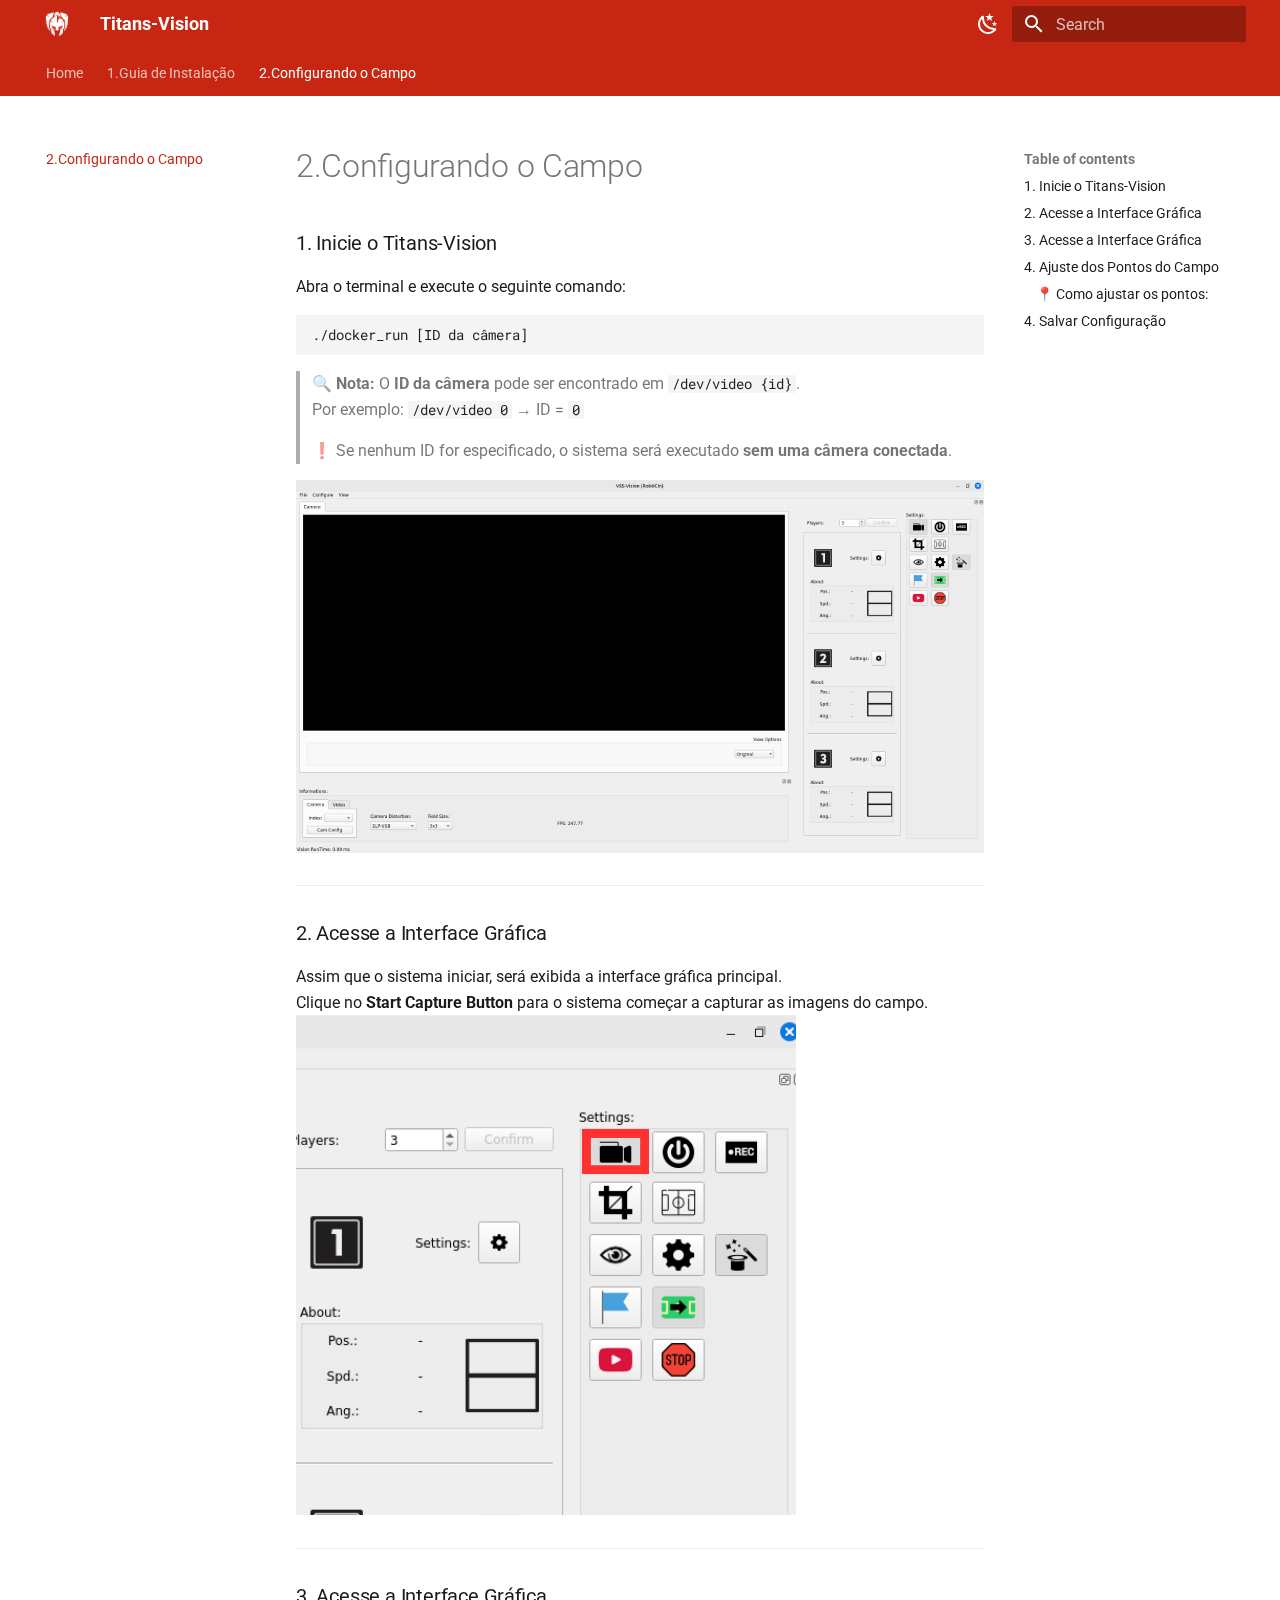
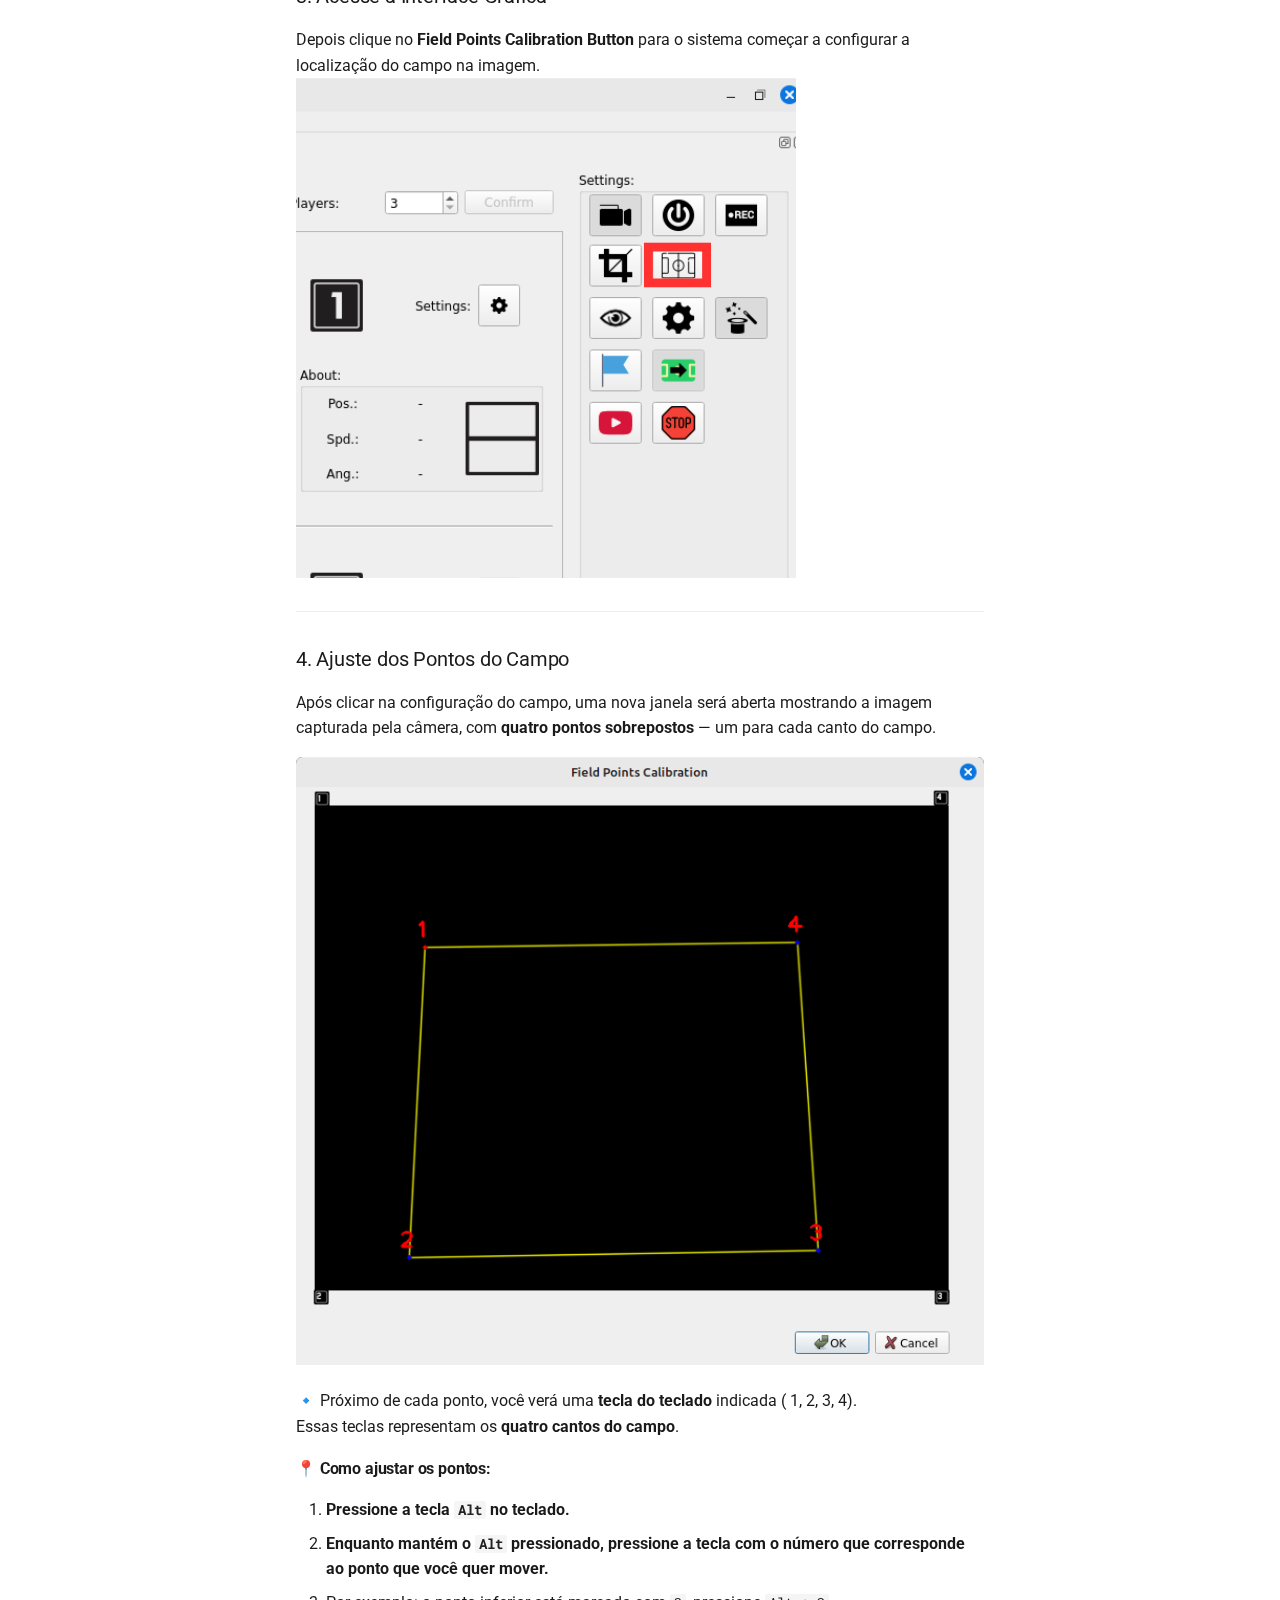
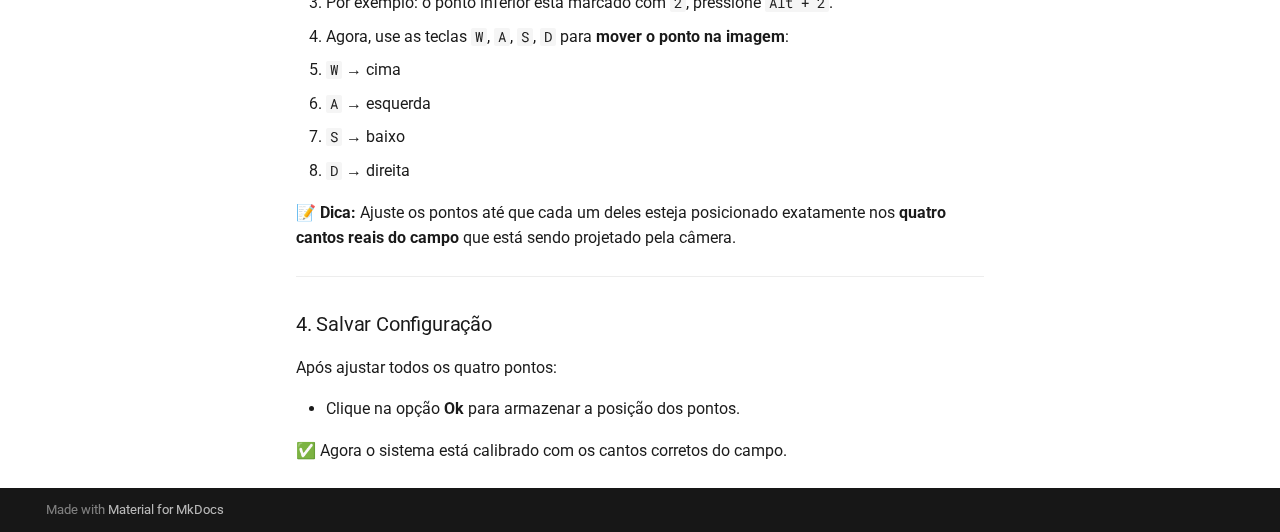
<file: 2campo/index.html>
<!doctype html>
<html lang="en" class="no-js">
  <head>
    
      <meta charset="utf-8">
      <meta name="viewport" content="width=device-width,initial-scale=1">
      
      
      
      
        <link rel="prev" href="../1instalar/">
      
      
      
      <link rel="icon" href="../assets/images/favicon.png">
      <meta name="generator" content="mkdocs-1.6.1, mkdocs-material-9.6.11">
    
    
      
        <title>2.Configurando o Campo - Titans-Vision</title>
      
    
    
      <link rel="stylesheet" href="../assets/stylesheets/main.4af4bdda.min.css">
      
        
        <link rel="stylesheet" href="../assets/stylesheets/palette.06af60db.min.css">
      
      


    
    
      
    
    
      
        
        
        <link rel="preconnect" href="https://fonts.gstatic.com" crossorigin>
        <link rel="stylesheet" href="https://fonts.googleapis.com/css?family=Roboto:300,300i,400,400i,700,700i%7CRoboto+Mono:400,400i,700,700i&display=fallback">
        <style>:root{--md-text-font:"Roboto";--md-code-font:"Roboto Mono"}</style>
      
    
    
      <link rel="stylesheet" href="../stylesheets/extra.css">
    
    <script>__md_scope=new URL("..",location),__md_hash=e=>[...e].reduce(((e,_)=>(e<<5)-e+_.charCodeAt(0)),0),__md_get=(e,_=localStorage,t=__md_scope)=>JSON.parse(_.getItem(t.pathname+"."+e)),__md_set=(e,_,t=localStorage,a=__md_scope)=>{try{t.setItem(a.pathname+"."+e,JSON.stringify(_))}catch(e){}}</script>
    
      

    
    
    
  </head>
  
  
    
    
      
    
    
    
    
    <body dir="ltr" data-md-color-scheme="titans-light" data-md-color-primary="indigo" data-md-color-accent="indigo">
  
    
    <input class="md-toggle" data-md-toggle="drawer" type="checkbox" id="__drawer" autocomplete="off">
    <input class="md-toggle" data-md-toggle="search" type="checkbox" id="__search" autocomplete="off">
    <label class="md-overlay" for="__drawer"></label>
    <div data-md-component="skip">
      
        
        <a href="#2configurando-o-campo" class="md-skip">
          Skip to content
        </a>
      
    </div>
    <div data-md-component="announce">
      
    </div>
    
    
      

<header class="md-header" data-md-component="header">
  <nav class="md-header__inner md-grid" aria-label="Header">
    <a href=".." title="Titans-Vision" class="md-header__button md-logo" aria-label="Titans-Vision" data-md-component="logo">
      
  <img src="../assets/titans.png" alt="logo">

    </a>
    <label class="md-header__button md-icon" for="__drawer">
      
      <svg xmlns="http://www.w3.org/2000/svg" viewBox="0 0 24 24"><path d="M3 6h18v2H3zm0 5h18v2H3zm0 5h18v2H3z"/></svg>
    </label>
    <div class="md-header__title" data-md-component="header-title">
      <div class="md-header__ellipsis">
        <div class="md-header__topic">
          <span class="md-ellipsis">
            Titans-Vision
          </span>
        </div>
        <div class="md-header__topic" data-md-component="header-topic">
          <span class="md-ellipsis">
            
              2.Configurando o Campo
            
          </span>
        </div>
      </div>
    </div>
    
      
        <form class="md-header__option" data-md-component="palette">
  
    
    
    
    <input class="md-option" data-md-color-media="" data-md-color-scheme="titans-light" data-md-color-primary="indigo" data-md-color-accent="indigo"  aria-label="Modo escuro"  type="radio" name="__palette" id="__palette_0">
    
      <label class="md-header__button md-icon" title="Modo escuro" for="__palette_1" hidden>
        <svg xmlns="http://www.w3.org/2000/svg" viewBox="0 0 24 24"><path d="m17.75 4.09-2.53 1.94.91 3.06-2.63-1.81-2.63 1.81.91-3.06-2.53-1.94L12.44 4l1.06-3 1.06 3zm3.5 6.91-1.64 1.25.59 1.98-1.7-1.17-1.7 1.17.59-1.98L15.75 11l2.06-.05L18.5 9l.69 1.95zm-2.28 4.95c.83-.08 1.72 1.1 1.19 1.85-.32.45-.66.87-1.08 1.27C15.17 23 8.84 23 4.94 19.07c-3.91-3.9-3.91-10.24 0-14.14.4-.4.82-.76 1.27-1.08.75-.53 1.93.36 1.85 1.19-.27 2.86.69 5.83 2.89 8.02a9.96 9.96 0 0 0 8.02 2.89m-1.64 2.02a12.08 12.08 0 0 1-7.8-3.47c-2.17-2.19-3.33-5-3.49-7.82-2.81 3.14-2.7 7.96.31 10.98 3.02 3.01 7.84 3.12 10.98.31"/></svg>
      </label>
    
  
    
    
    
    <input class="md-option" data-md-color-media="" data-md-color-scheme="titans-dark" data-md-color-primary="indigo" data-md-color-accent="indigo"  aria-label="Modo claro"  type="radio" name="__palette" id="__palette_1">
    
      <label class="md-header__button md-icon" title="Modo claro" for="__palette_0" hidden>
        <svg xmlns="http://www.w3.org/2000/svg" viewBox="0 0 24 24"><path d="M12 7a5 5 0 0 1 5 5 5 5 0 0 1-5 5 5 5 0 0 1-5-5 5 5 0 0 1 5-5m0 2a3 3 0 0 0-3 3 3 3 0 0 0 3 3 3 3 0 0 0 3-3 3 3 0 0 0-3-3m0-7 2.39 3.42C13.65 5.15 12.84 5 12 5s-1.65.15-2.39.42zM3.34 7l4.16-.35A7.2 7.2 0 0 0 5.94 8.5c-.44.74-.69 1.5-.83 2.29zm.02 10 1.76-3.77a7.131 7.131 0 0 0 2.38 4.14zM20.65 7l-1.77 3.79a7.02 7.02 0 0 0-2.38-4.15zm-.01 10-4.14.36c.59-.51 1.12-1.14 1.54-1.86.42-.73.69-1.5.83-2.29zM12 22l-2.41-3.44c.74.27 1.55.44 2.41.44.82 0 1.63-.17 2.37-.44z"/></svg>
      </label>
    
  
</form>
      
    
    
      <script>var palette=__md_get("__palette");if(palette&&palette.color){if("(prefers-color-scheme)"===palette.color.media){var media=matchMedia("(prefers-color-scheme: light)"),input=document.querySelector(media.matches?"[data-md-color-media='(prefers-color-scheme: light)']":"[data-md-color-media='(prefers-color-scheme: dark)']");palette.color.media=input.getAttribute("data-md-color-media"),palette.color.scheme=input.getAttribute("data-md-color-scheme"),palette.color.primary=input.getAttribute("data-md-color-primary"),palette.color.accent=input.getAttribute("data-md-color-accent")}for(var[key,value]of Object.entries(palette.color))document.body.setAttribute("data-md-color-"+key,value)}</script>
    
    
    
      
      
        <label class="md-header__button md-icon" for="__search">
          
          <svg xmlns="http://www.w3.org/2000/svg" viewBox="0 0 24 24"><path d="M9.5 3A6.5 6.5 0 0 1 16 9.5c0 1.61-.59 3.09-1.56 4.23l.27.27h.79l5 5-1.5 1.5-5-5v-.79l-.27-.27A6.52 6.52 0 0 1 9.5 16 6.5 6.5 0 0 1 3 9.5 6.5 6.5 0 0 1 9.5 3m0 2C7 5 5 7 5 9.5S7 14 9.5 14 14 12 14 9.5 12 5 9.5 5"/></svg>
        </label>
        <div class="md-search" data-md-component="search" role="dialog">
  <label class="md-search__overlay" for="__search"></label>
  <div class="md-search__inner" role="search">
    <form class="md-search__form" name="search">
      <input type="text" class="md-search__input" name="query" aria-label="Search" placeholder="Search" autocapitalize="off" autocorrect="off" autocomplete="off" spellcheck="false" data-md-component="search-query" required>
      <label class="md-search__icon md-icon" for="__search">
        
        <svg xmlns="http://www.w3.org/2000/svg" viewBox="0 0 24 24"><path d="M9.5 3A6.5 6.5 0 0 1 16 9.5c0 1.61-.59 3.09-1.56 4.23l.27.27h.79l5 5-1.5 1.5-5-5v-.79l-.27-.27A6.52 6.52 0 0 1 9.5 16 6.5 6.5 0 0 1 3 9.5 6.5 6.5 0 0 1 9.5 3m0 2C7 5 5 7 5 9.5S7 14 9.5 14 14 12 14 9.5 12 5 9.5 5"/></svg>
        
        <svg xmlns="http://www.w3.org/2000/svg" viewBox="0 0 24 24"><path d="M20 11v2H8l5.5 5.5-1.42 1.42L4.16 12l7.92-7.92L13.5 5.5 8 11z"/></svg>
      </label>
      <nav class="md-search__options" aria-label="Search">
        
        <button type="reset" class="md-search__icon md-icon" title="Clear" aria-label="Clear" tabindex="-1">
          
          <svg xmlns="http://www.w3.org/2000/svg" viewBox="0 0 24 24"><path d="M19 6.41 17.59 5 12 10.59 6.41 5 5 6.41 10.59 12 5 17.59 6.41 19 12 13.41 17.59 19 19 17.59 13.41 12z"/></svg>
        </button>
      </nav>
      
    </form>
    <div class="md-search__output">
      <div class="md-search__scrollwrap" tabindex="0" data-md-scrollfix>
        <div class="md-search-result" data-md-component="search-result">
          <div class="md-search-result__meta">
            Initializing search
          </div>
          <ol class="md-search-result__list" role="presentation"></ol>
        </div>
      </div>
    </div>
  </div>
</div>
      
    
    
  </nav>
  
</header>
    
    <div class="md-container" data-md-component="container">
      
      
        
          
            
<nav class="md-tabs" aria-label="Tabs" data-md-component="tabs">
  <div class="md-grid">
    <ul class="md-tabs__list">
      
        
  
  
  
  
    <li class="md-tabs__item">
      <a href=".." class="md-tabs__link">
        
  
  
    
  
  Home

      </a>
    </li>
  

      
        
  
  
  
  
    <li class="md-tabs__item">
      <a href="../1instalar/" class="md-tabs__link">
        
  
  
    
  
  1.Guia de Instalação

      </a>
    </li>
  

      
        
  
  
  
    
  
  
    <li class="md-tabs__item md-tabs__item--active">
      <a href="./" class="md-tabs__link">
        
  
  
    
  
  2.Configurando o Campo

      </a>
    </li>
  

      
    </ul>
  </div>
</nav>
          
        
      
      <main class="md-main" data-md-component="main">
        <div class="md-main__inner md-grid">
          
            
              
              <div class="md-sidebar md-sidebar--primary" data-md-component="sidebar" data-md-type="navigation" >
                <div class="md-sidebar__scrollwrap">
                  <div class="md-sidebar__inner">
                    


  


<nav class="md-nav md-nav--primary md-nav--lifted" aria-label="Navigation" data-md-level="0">
  <label class="md-nav__title" for="__drawer">
    <a href=".." title="Titans-Vision" class="md-nav__button md-logo" aria-label="Titans-Vision" data-md-component="logo">
      
  <img src="../assets/titans.png" alt="logo">

    </a>
    Titans-Vision
  </label>
  
  <ul class="md-nav__list" data-md-scrollfix>
    
      
      
  
  
  
  
    <li class="md-nav__item">
      <a href=".." class="md-nav__link">
        
  
  
  <span class="md-ellipsis">
    Home
    
  </span>
  

      </a>
    </li>
  

    
      
      
  
  
  
  
    <li class="md-nav__item">
      <a href="../1instalar/" class="md-nav__link">
        
  
  
  <span class="md-ellipsis">
    1.Guia de Instalação
    
  </span>
  

      </a>
    </li>
  

    
      
      
  
  
    
  
  
  
    <li class="md-nav__item md-nav__item--active">
      
      <input class="md-nav__toggle md-toggle" type="checkbox" id="__toc">
      
      
        
      
      
        <label class="md-nav__link md-nav__link--active" for="__toc">
          
  
  
  <span class="md-ellipsis">
    2.Configurando o Campo
    
  </span>
  

          <span class="md-nav__icon md-icon"></span>
        </label>
      
      <a href="./" class="md-nav__link md-nav__link--active">
        
  
  
  <span class="md-ellipsis">
    2.Configurando o Campo
    
  </span>
  

      </a>
      
        

<nav class="md-nav md-nav--secondary" aria-label="Table of contents">
  
  
  
    
  
  
    <label class="md-nav__title" for="__toc">
      <span class="md-nav__icon md-icon"></span>
      Table of contents
    </label>
    <ul class="md-nav__list" data-md-component="toc" data-md-scrollfix>
      
        <li class="md-nav__item">
  <a href="#1-inicie-o-titans-vision" class="md-nav__link">
    <span class="md-ellipsis">
      1. Inicie o Titans-Vision
    </span>
  </a>
  
</li>
      
        <li class="md-nav__item">
  <a href="#2-acesse-a-interface-grafica" class="md-nav__link">
    <span class="md-ellipsis">
      2. Acesse a Interface Gráfica
    </span>
  </a>
  
</li>
      
        <li class="md-nav__item">
  <a href="#3-acesse-a-interface-grafica" class="md-nav__link">
    <span class="md-ellipsis">
      3. Acesse a Interface Gráfica
    </span>
  </a>
  
</li>
      
        <li class="md-nav__item">
  <a href="#4-ajuste-dos-pontos-do-campo" class="md-nav__link">
    <span class="md-ellipsis">
      4. Ajuste dos Pontos do Campo
    </span>
  </a>
  
    <nav class="md-nav" aria-label="4. Ajuste dos Pontos do Campo">
      <ul class="md-nav__list">
        
          <li class="md-nav__item">
  <a href="#como-ajustar-os-pontos" class="md-nav__link">
    <span class="md-ellipsis">
      📍 Como ajustar os pontos:
    </span>
  </a>
  
</li>
        
      </ul>
    </nav>
  
</li>
      
        <li class="md-nav__item">
  <a href="#4-salvar-configuracao" class="md-nav__link">
    <span class="md-ellipsis">
      4. Salvar Configuração
    </span>
  </a>
  
</li>
      
    </ul>
  
</nav>
      
    </li>
  

    
  </ul>
</nav>
                  </div>
                </div>
              </div>
            
            
              
              <div class="md-sidebar md-sidebar--secondary" data-md-component="sidebar" data-md-type="toc" >
                <div class="md-sidebar__scrollwrap">
                  <div class="md-sidebar__inner">
                    

<nav class="md-nav md-nav--secondary" aria-label="Table of contents">
  
  
  
    
  
  
    <label class="md-nav__title" for="__toc">
      <span class="md-nav__icon md-icon"></span>
      Table of contents
    </label>
    <ul class="md-nav__list" data-md-component="toc" data-md-scrollfix>
      
        <li class="md-nav__item">
  <a href="#1-inicie-o-titans-vision" class="md-nav__link">
    <span class="md-ellipsis">
      1. Inicie o Titans-Vision
    </span>
  </a>
  
</li>
      
        <li class="md-nav__item">
  <a href="#2-acesse-a-interface-grafica" class="md-nav__link">
    <span class="md-ellipsis">
      2. Acesse a Interface Gráfica
    </span>
  </a>
  
</li>
      
        <li class="md-nav__item">
  <a href="#3-acesse-a-interface-grafica" class="md-nav__link">
    <span class="md-ellipsis">
      3. Acesse a Interface Gráfica
    </span>
  </a>
  
</li>
      
        <li class="md-nav__item">
  <a href="#4-ajuste-dos-pontos-do-campo" class="md-nav__link">
    <span class="md-ellipsis">
      4. Ajuste dos Pontos do Campo
    </span>
  </a>
  
    <nav class="md-nav" aria-label="4. Ajuste dos Pontos do Campo">
      <ul class="md-nav__list">
        
          <li class="md-nav__item">
  <a href="#como-ajustar-os-pontos" class="md-nav__link">
    <span class="md-ellipsis">
      📍 Como ajustar os pontos:
    </span>
  </a>
  
</li>
        
      </ul>
    </nav>
  
</li>
      
        <li class="md-nav__item">
  <a href="#4-salvar-configuracao" class="md-nav__link">
    <span class="md-ellipsis">
      4. Salvar Configuração
    </span>
  </a>
  
</li>
      
    </ul>
  
</nav>
                  </div>
                </div>
              </div>
            
          
          
            <div class="md-content" data-md-component="content">
              <article class="md-content__inner md-typeset">
                
                  



<h1 id="2configurando-o-campo">2.Configurando o Campo</h1>
<h3 id="1-inicie-o-titans-vision">1. Inicie o Titans-Vision</h3>
<p>Abra o terminal e execute o seguinte comando:</p>
<pre><code class="language-bash">./docker_run [ID da câmera]
</code></pre>
<blockquote>
<p>🔍 <strong>Nota:</strong> O <strong>ID da câmera</strong> pode ser encontrado em <code>/dev/video {id}</code>.<br />
Por exemplo: <code>/dev/video 0</code> → ID = <code>0</code>  </p>
<p>❗ Se nenhum ID for especificado, o sistema será executado <strong>sem uma câmera conectada</strong>.</p>
</blockquote>
<p><img alt="Tela inicial" src="../assets/img/TelaTitansVision.png" /></p>
<hr />
<h3 id="2-acesse-a-interface-grafica">2. Acesse a Interface Gráfica</h3>
<p>Assim que o sistema iniciar, será exibida a interface gráfica principal.<br />
Clique no  <strong>Start Capture Button</strong> para o sistema começar a capturar as imagens do campo.
<img alt="Botão de Captura" src="../assets/img/parte1.png" /></p>
<hr />
<h3 id="3-acesse-a-interface-grafica">3. Acesse a Interface Gráfica</h3>
<p>Depois clique no  <strong>Field Points Calibration Button</strong> para o sistema começar a configurar a localização do campo na imagem.
<img alt="Botão de Captura" src="../assets/img/parte2.png" /></p>
<hr />
<h3 id="4-ajuste-dos-pontos-do-campo">4. Ajuste dos Pontos do Campo</h3>
<p>Após clicar na configuração do campo, uma nova janela será aberta mostrando a imagem capturada pela câmera, com <strong>quatro pontos sobrepostos</strong> — um para cada canto do campo.</p>
<p><img alt="Interface de Configuração do Campo" src="../assets/img/CapturaCampo.png" /></p>
<p>🔹 Próximo de cada ponto, você verá uma <strong>tecla do teclado</strong> indicada ( 1, 2, 3, 4).<br />
Essas teclas representam os <strong>quatro cantos do campo</strong>.</p>
<h4 id="como-ajustar-os-pontos">📍 Como ajustar os pontos:</h4>
<ol>
<li><strong>Pressione a tecla <code>Alt</code> no teclado.</strong></li>
<li><strong>Enquanto mantém o <code>Alt</code> pressionado, pressione a tecla com o número que corresponde ao ponto que você quer mover.</strong></li>
<li>Por exemplo:  o ponto inferior está marcado com <code>2</code>, pressione <code>Alt + 2</code>.</li>
<li>Agora, use as teclas <code>W</code>, <code>A</code>, <code>S</code>, <code>D</code> para <strong>mover o ponto na imagem</strong>:</li>
<li><code>W</code> → cima  </li>
<li><code>A</code> → esquerda  </li>
<li><code>S</code> → baixo  </li>
<li><code>D</code> → direita</li>
</ol>
<p>📝 <strong>Dica:</strong> Ajuste os pontos até que cada um deles esteja posicionado exatamente nos <strong>quatro cantos reais do campo</strong> que está sendo projetado pela câmera.</p>
<hr />
<h3 id="4-salvar-configuracao">4. Salvar Configuração</h3>
<p>Após ajustar todos os quatro pontos:</p>
<ul>
<li>Clique na opção <strong>Ok</strong> para armazenar a posição dos pontos.</li>
</ul>
<p>✅ Agora o sistema está calibrado com os cantos corretos do campo.</p>












                
              </article>
            </div>
          
          
<script>var target=document.getElementById(location.hash.slice(1));target&&target.name&&(target.checked=target.name.startsWith("__tabbed_"))</script>
        </div>
        
      </main>
      
        <footer class="md-footer">
  
  <div class="md-footer-meta md-typeset">
    <div class="md-footer-meta__inner md-grid">
      <div class="md-copyright">
  
  
    Made with
    <a href="https://squidfunk.github.io/mkdocs-material/" target="_blank" rel="noopener">
      Material for MkDocs
    </a>
  
</div>
      
    </div>
  </div>
</footer>
      
    </div>
    <div class="md-dialog" data-md-component="dialog">
      <div class="md-dialog__inner md-typeset"></div>
    </div>
    
    
    
      
      <script id="__config" type="application/json">{"base": "..", "features": ["navigation.tabs"], "search": "../assets/javascripts/workers/search.f8cc74c7.min.js", "tags": null, "translations": {"clipboard.copied": "Copied to clipboard", "clipboard.copy": "Copy to clipboard", "search.result.more.one": "1 more on this page", "search.result.more.other": "# more on this page", "search.result.none": "No matching documents", "search.result.one": "1 matching document", "search.result.other": "# matching documents", "search.result.placeholder": "Type to start searching", "search.result.term.missing": "Missing", "select.version": "Select version"}, "version": null}</script>
    
    
      <script src="../assets/javascripts/bundle.c8b220af.min.js"></script>
      
    
  </body>
</html>
</file>
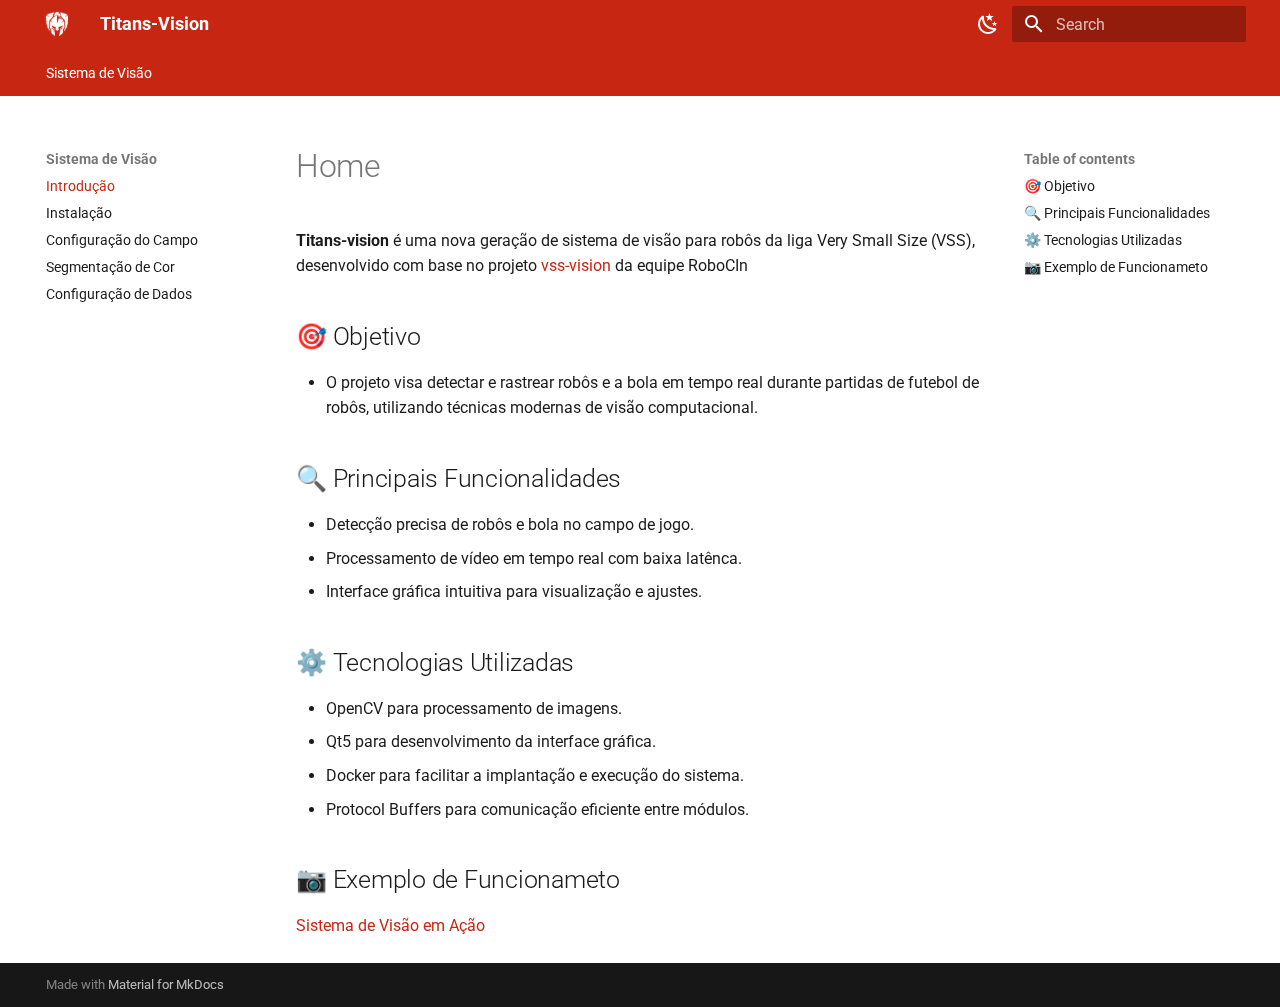
<file: visao/index.html>
<!doctype html>
<html lang="en" class="no-js">
  <head>
    
      <meta charset="utf-8">
      <meta name="viewport" content="width=device-width,initial-scale=1">
      
      
      
      
      
        <link rel="next" href="1instalar/">
      
      
      <link rel="icon" href="../assets/images/favicon.png">
      <meta name="generator" content="mkdocs-1.6.1, mkdocs-material-9.6.14">
    
    
      
        <title>Introdução - Titans-Vision</title>
      
    
    
      <link rel="stylesheet" href="../assets/stylesheets/main.342714a4.min.css">
      
        
        <link rel="stylesheet" href="../assets/stylesheets/palette.06af60db.min.css">
      
      


    
    
      
    
    
      
        
        
        <link rel="preconnect" href="https://fonts.gstatic.com" crossorigin>
        <link rel="stylesheet" href="https://fonts.googleapis.com/css?family=Roboto:300,300i,400,400i,700,700i%7CRoboto+Mono:400,400i,700,700i&display=fallback">
        <style>:root{--md-text-font:"Roboto";--md-code-font:"Roboto Mono"}</style>
      
    
    
      <link rel="stylesheet" href="../stylesheets/extra.css">
    
    <script>__md_scope=new URL("..",location),__md_hash=e=>[...e].reduce(((e,_)=>(e<<5)-e+_.charCodeAt(0)),0),__md_get=(e,_=localStorage,t=__md_scope)=>JSON.parse(_.getItem(t.pathname+"."+e)),__md_set=(e,_,t=localStorage,a=__md_scope)=>{try{t.setItem(a.pathname+"."+e,JSON.stringify(_))}catch(e){}}</script>
    
      

    
    
    
  </head>
  
  
    
    
      
    
    
    
    
    <body dir="ltr" data-md-color-scheme="titans-light" data-md-color-primary="indigo" data-md-color-accent="indigo">
  
    
    <input class="md-toggle" data-md-toggle="drawer" type="checkbox" id="__drawer" autocomplete="off">
    <input class="md-toggle" data-md-toggle="search" type="checkbox" id="__search" autocomplete="off">
    <label class="md-overlay" for="__drawer"></label>
    <div data-md-component="skip">
      
        
        <a href="#home" class="md-skip">
          Skip to content
        </a>
      
    </div>
    <div data-md-component="announce">
      
    </div>
    
    
      

<header class="md-header" data-md-component="header">
  <nav class="md-header__inner md-grid" aria-label="Header">
    <a href=".." title="Titans-Vision" class="md-header__button md-logo" aria-label="Titans-Vision" data-md-component="logo">
      
  <img src="../assets/titans.png" alt="logo">

    </a>
    <label class="md-header__button md-icon" for="__drawer">
      
      <svg xmlns="http://www.w3.org/2000/svg" viewBox="0 0 24 24"><path d="M3 6h18v2H3zm0 5h18v2H3zm0 5h18v2H3z"/></svg>
    </label>
    <div class="md-header__title" data-md-component="header-title">
      <div class="md-header__ellipsis">
        <div class="md-header__topic">
          <span class="md-ellipsis">
            Titans-Vision
          </span>
        </div>
        <div class="md-header__topic" data-md-component="header-topic">
          <span class="md-ellipsis">
            
              Introdução
            
          </span>
        </div>
      </div>
    </div>
    
      
        <form class="md-header__option" data-md-component="palette">
  
    
    
    
    <input class="md-option" data-md-color-media="" data-md-color-scheme="titans-light" data-md-color-primary="indigo" data-md-color-accent="indigo"  aria-label="Modo escuro"  type="radio" name="__palette" id="__palette_0">
    
      <label class="md-header__button md-icon" title="Modo escuro" for="__palette_1" hidden>
        <svg xmlns="http://www.w3.org/2000/svg" viewBox="0 0 24 24"><path d="m17.75 4.09-2.53 1.94.91 3.06-2.63-1.81-2.63 1.81.91-3.06-2.53-1.94L12.44 4l1.06-3 1.06 3zm3.5 6.91-1.64 1.25.59 1.98-1.7-1.17-1.7 1.17.59-1.98L15.75 11l2.06-.05L18.5 9l.69 1.95zm-2.28 4.95c.83-.08 1.72 1.1 1.19 1.85-.32.45-.66.87-1.08 1.27C15.17 23 8.84 23 4.94 19.07c-3.91-3.9-3.91-10.24 0-14.14.4-.4.82-.76 1.27-1.08.75-.53 1.93.36 1.85 1.19-.27 2.86.69 5.83 2.89 8.02a9.96 9.96 0 0 0 8.02 2.89m-1.64 2.02a12.08 12.08 0 0 1-7.8-3.47c-2.17-2.19-3.33-5-3.49-7.82-2.81 3.14-2.7 7.96.31 10.98 3.02 3.01 7.84 3.12 10.98.31"/></svg>
      </label>
    
  
    
    
    
    <input class="md-option" data-md-color-media="" data-md-color-scheme="titans-dark" data-md-color-primary="indigo" data-md-color-accent="indigo"  aria-label="Modo claro"  type="radio" name="__palette" id="__palette_1">
    
      <label class="md-header__button md-icon" title="Modo claro" for="__palette_0" hidden>
        <svg xmlns="http://www.w3.org/2000/svg" viewBox="0 0 24 24"><path d="M12 7a5 5 0 0 1 5 5 5 5 0 0 1-5 5 5 5 0 0 1-5-5 5 5 0 0 1 5-5m0 2a3 3 0 0 0-3 3 3 3 0 0 0 3 3 3 3 0 0 0 3-3 3 3 0 0 0-3-3m0-7 2.39 3.42C13.65 5.15 12.84 5 12 5s-1.65.15-2.39.42zM3.34 7l4.16-.35A7.2 7.2 0 0 0 5.94 8.5c-.44.74-.69 1.5-.83 2.29zm.02 10 1.76-3.77a7.131 7.131 0 0 0 2.38 4.14zM20.65 7l-1.77 3.79a7.02 7.02 0 0 0-2.38-4.15zm-.01 10-4.14.36c.59-.51 1.12-1.14 1.54-1.86.42-.73.69-1.5.83-2.29zM12 22l-2.41-3.44c.74.27 1.55.44 2.41.44.82 0 1.63-.17 2.37-.44z"/></svg>
      </label>
    
  
</form>
      
    
    
      <script>var palette=__md_get("__palette");if(palette&&palette.color){if("(prefers-color-scheme)"===palette.color.media){var media=matchMedia("(prefers-color-scheme: light)"),input=document.querySelector(media.matches?"[data-md-color-media='(prefers-color-scheme: light)']":"[data-md-color-media='(prefers-color-scheme: dark)']");palette.color.media=input.getAttribute("data-md-color-media"),palette.color.scheme=input.getAttribute("data-md-color-scheme"),palette.color.primary=input.getAttribute("data-md-color-primary"),palette.color.accent=input.getAttribute("data-md-color-accent")}for(var[key,value]of Object.entries(palette.color))document.body.setAttribute("data-md-color-"+key,value)}</script>
    
    
    
      
      
        <label class="md-header__button md-icon" for="__search">
          
          <svg xmlns="http://www.w3.org/2000/svg" viewBox="0 0 24 24"><path d="M9.5 3A6.5 6.5 0 0 1 16 9.5c0 1.61-.59 3.09-1.56 4.23l.27.27h.79l5 5-1.5 1.5-5-5v-.79l-.27-.27A6.52 6.52 0 0 1 9.5 16 6.5 6.5 0 0 1 3 9.5 6.5 6.5 0 0 1 9.5 3m0 2C7 5 5 7 5 9.5S7 14 9.5 14 14 12 14 9.5 12 5 9.5 5"/></svg>
        </label>
        <div class="md-search" data-md-component="search" role="dialog">
  <label class="md-search__overlay" for="__search"></label>
  <div class="md-search__inner" role="search">
    <form class="md-search__form" name="search">
      <input type="text" class="md-search__input" name="query" aria-label="Search" placeholder="Search" autocapitalize="off" autocorrect="off" autocomplete="off" spellcheck="false" data-md-component="search-query" required>
      <label class="md-search__icon md-icon" for="__search">
        
        <svg xmlns="http://www.w3.org/2000/svg" viewBox="0 0 24 24"><path d="M9.5 3A6.5 6.5 0 0 1 16 9.5c0 1.61-.59 3.09-1.56 4.23l.27.27h.79l5 5-1.5 1.5-5-5v-.79l-.27-.27A6.52 6.52 0 0 1 9.5 16 6.5 6.5 0 0 1 3 9.5 6.5 6.5 0 0 1 9.5 3m0 2C7 5 5 7 5 9.5S7 14 9.5 14 14 12 14 9.5 12 5 9.5 5"/></svg>
        
        <svg xmlns="http://www.w3.org/2000/svg" viewBox="0 0 24 24"><path d="M20 11v2H8l5.5 5.5-1.42 1.42L4.16 12l7.92-7.92L13.5 5.5 8 11z"/></svg>
      </label>
      <nav class="md-search__options" aria-label="Search">
        
        <button type="reset" class="md-search__icon md-icon" title="Clear" aria-label="Clear" tabindex="-1">
          
          <svg xmlns="http://www.w3.org/2000/svg" viewBox="0 0 24 24"><path d="M19 6.41 17.59 5 12 10.59 6.41 5 5 6.41 10.59 12 5 17.59 6.41 19 12 13.41 17.59 19 19 17.59 13.41 12z"/></svg>
        </button>
      </nav>
      
    </form>
    <div class="md-search__output">
      <div class="md-search__scrollwrap" tabindex="0" data-md-scrollfix>
        <div class="md-search-result" data-md-component="search-result">
          <div class="md-search-result__meta">
            Initializing search
          </div>
          <ol class="md-search-result__list" role="presentation"></ol>
        </div>
      </div>
    </div>
  </div>
</div>
      
    
    
  </nav>
  
</header>
    
    <div class="md-container" data-md-component="container">
      
      
        
          
            
<nav class="md-tabs" aria-label="Tabs" data-md-component="tabs">
  <div class="md-grid">
    <ul class="md-tabs__list">
      
        
  
  
  
    
  
  
    
    
      <li class="md-tabs__item md-tabs__item--active">
        <a href="./" class="md-tabs__link">
          
  
  
  Sistema de Visão

        </a>
      </li>
    
  

      
    </ul>
  </div>
</nav>
          
        
      
      <main class="md-main" data-md-component="main">
        <div class="md-main__inner md-grid">
          
            
              
              <div class="md-sidebar md-sidebar--primary" data-md-component="sidebar" data-md-type="navigation" >
                <div class="md-sidebar__scrollwrap">
                  <div class="md-sidebar__inner">
                    


  


<nav class="md-nav md-nav--primary md-nav--lifted" aria-label="Navigation" data-md-level="0">
  <label class="md-nav__title" for="__drawer">
    <a href=".." title="Titans-Vision" class="md-nav__button md-logo" aria-label="Titans-Vision" data-md-component="logo">
      
  <img src="../assets/titans.png" alt="logo">

    </a>
    Titans-Vision
  </label>
  
  <ul class="md-nav__list" data-md-scrollfix>
    
      
      
  
  
    
  
  
  
    
    
    
    
      
        
        
      
      
    
    
    <li class="md-nav__item md-nav__item--active md-nav__item--section md-nav__item--nested">
      
        
        
        <input class="md-nav__toggle md-toggle " type="checkbox" id="__nav_1" checked>
        
          
          <label class="md-nav__link" for="__nav_1" id="__nav_1_label" tabindex="">
            
  
  
  <span class="md-ellipsis">
    Sistema de Visão
    
  </span>
  

            <span class="md-nav__icon md-icon"></span>
          </label>
        
        <nav class="md-nav" data-md-level="1" aria-labelledby="__nav_1_label" aria-expanded="true">
          <label class="md-nav__title" for="__nav_1">
            <span class="md-nav__icon md-icon"></span>
            Sistema de Visão
          </label>
          <ul class="md-nav__list" data-md-scrollfix>
            
              
                
  
  
    
  
  
  
    <li class="md-nav__item md-nav__item--active">
      
      <input class="md-nav__toggle md-toggle" type="checkbox" id="__toc">
      
      
        
      
      
        <label class="md-nav__link md-nav__link--active" for="__toc">
          
  
  
  <span class="md-ellipsis">
    Introdução
    
  </span>
  

          <span class="md-nav__icon md-icon"></span>
        </label>
      
      <a href="./" class="md-nav__link md-nav__link--active">
        
  
  
  <span class="md-ellipsis">
    Introdução
    
  </span>
  

      </a>
      
        

<nav class="md-nav md-nav--secondary" aria-label="Table of contents">
  
  
  
    
  
  
    <label class="md-nav__title" for="__toc">
      <span class="md-nav__icon md-icon"></span>
      Table of contents
    </label>
    <ul class="md-nav__list" data-md-component="toc" data-md-scrollfix>
      
        <li class="md-nav__item">
  <a href="#objetivo" class="md-nav__link">
    <span class="md-ellipsis">
      🎯 Objetivo
    </span>
  </a>
  
</li>
      
        <li class="md-nav__item">
  <a href="#principais-funcionalidades" class="md-nav__link">
    <span class="md-ellipsis">
      🔍 Principais Funcionalidades
    </span>
  </a>
  
</li>
      
        <li class="md-nav__item">
  <a href="#tecnologias-utilizadas" class="md-nav__link">
    <span class="md-ellipsis">
      ⚙️ Tecnologias Utilizadas
    </span>
  </a>
  
</li>
      
        <li class="md-nav__item">
  <a href="#exemplo-de-funcionameto" class="md-nav__link">
    <span class="md-ellipsis">
      📷 Exemplo de Funcionameto
    </span>
  </a>
  
</li>
      
    </ul>
  
</nav>
      
    </li>
  

              
            
              
                
  
  
  
  
    <li class="md-nav__item">
      <a href="1instalar/" class="md-nav__link">
        
  
  
  <span class="md-ellipsis">
    Instalação
    
  </span>
  

      </a>
    </li>
  

              
            
              
                
  
  
  
  
    <li class="md-nav__item">
      <a href="2campo/" class="md-nav__link">
        
  
  
  <span class="md-ellipsis">
    Configuração do Campo
    
  </span>
  

      </a>
    </li>
  

              
            
              
                
  
  
  
  
    <li class="md-nav__item">
      <a href="3cores/" class="md-nav__link">
        
  
  
  <span class="md-ellipsis">
    Segmentação de Cor
    
  </span>
  

      </a>
    </li>
  

              
            
              
                
  
  
  
  
    <li class="md-nav__item">
      <a href="4dado/" class="md-nav__link">
        
  
  
  <span class="md-ellipsis">
    Configuração de Dados
    
  </span>
  

      </a>
    </li>
  

              
            
          </ul>
        </nav>
      
    </li>
  

    
  </ul>
</nav>
                  </div>
                </div>
              </div>
            
            
              
              <div class="md-sidebar md-sidebar--secondary" data-md-component="sidebar" data-md-type="toc" >
                <div class="md-sidebar__scrollwrap">
                  <div class="md-sidebar__inner">
                    

<nav class="md-nav md-nav--secondary" aria-label="Table of contents">
  
  
  
    
  
  
    <label class="md-nav__title" for="__toc">
      <span class="md-nav__icon md-icon"></span>
      Table of contents
    </label>
    <ul class="md-nav__list" data-md-component="toc" data-md-scrollfix>
      
        <li class="md-nav__item">
  <a href="#objetivo" class="md-nav__link">
    <span class="md-ellipsis">
      🎯 Objetivo
    </span>
  </a>
  
</li>
      
        <li class="md-nav__item">
  <a href="#principais-funcionalidades" class="md-nav__link">
    <span class="md-ellipsis">
      🔍 Principais Funcionalidades
    </span>
  </a>
  
</li>
      
        <li class="md-nav__item">
  <a href="#tecnologias-utilizadas" class="md-nav__link">
    <span class="md-ellipsis">
      ⚙️ Tecnologias Utilizadas
    </span>
  </a>
  
</li>
      
        <li class="md-nav__item">
  <a href="#exemplo-de-funcionameto" class="md-nav__link">
    <span class="md-ellipsis">
      📷 Exemplo de Funcionameto
    </span>
  </a>
  
</li>
      
    </ul>
  
</nav>
                  </div>
                </div>
              </div>
            
          
          
            <div class="md-content" data-md-component="content">
              <article class="md-content__inner md-typeset">
                
                  



<h1 id="home">Home</h1>
<p><strong>Titans-vision</strong> é uma nova geração de sistema de visão para robôs da liga Very Small Size (VSS), desenvolvido com base no projeto <a href="https://github.com/robocin/vss-vision">vss-vision</a> da equipe RoboCIn</p>
<h2 id="objetivo">🎯 Objetivo</h2>
<ul>
<li>O projeto visa detectar e rastrear robôs e a bola em tempo real durante partidas de futebol de robôs, utilizando técnicas modernas de visão computacional.</li>
</ul>
<h2 id="principais-funcionalidades">🔍 Principais Funcionalidades</h2>
<ul>
<li>Detecção precisa de robôs e bola no campo de jogo.</li>
<li>Processamento de vídeo em tempo real com baixa latênca.</li>
<li>Interface gráfica intuitiva para visualização e ajustes.</li>
</ul>
<h2 id="tecnologias-utilizadas">⚙️ Tecnologias Utilizadas</h2>
<ul>
<li>OpenCV para processamento de imagens.</li>
<li>Qt5 para desenvolvimento da interface gráfica.</li>
<li>Docker para facilitar a implantação e execução do sistema.</li>
<li>Protocol Buffers para comunicação eficiente entre módulos.</li>
</ul>
<h2 id="exemplo-de-funcionameto">📷 Exemplo de Funcionameto</h2>
<p><a href="link">Sistema de Visão em Ação</a></p>












                
              </article>
            </div>
          
          
<script>var target=document.getElementById(location.hash.slice(1));target&&target.name&&(target.checked=target.name.startsWith("__tabbed_"))</script>
        </div>
        
      </main>
      
        <footer class="md-footer">
  
  <div class="md-footer-meta md-typeset">
    <div class="md-footer-meta__inner md-grid">
      <div class="md-copyright">
  
  
    Made with
    <a href="https://squidfunk.github.io/mkdocs-material/" target="_blank" rel="noopener">
      Material for MkDocs
    </a>
  
</div>
      
    </div>
  </div>
</footer>
      
    </div>
    <div class="md-dialog" data-md-component="dialog">
      <div class="md-dialog__inner md-typeset"></div>
    </div>
    
    
    
      
      <script id="__config" type="application/json">{"base": "..", "features": ["navigation.tabs"], "search": "../assets/javascripts/workers/search.d50fe291.min.js", "tags": null, "translations": {"clipboard.copied": "Copied to clipboard", "clipboard.copy": "Copy to clipboard", "search.result.more.one": "1 more on this page", "search.result.more.other": "# more on this page", "search.result.none": "No matching documents", "search.result.one": "1 matching document", "search.result.other": "# matching documents", "search.result.placeholder": "Type to start searching", "search.result.term.missing": "Missing", "select.version": "Select version"}, "version": null}</script>
    
    
      <script src="../assets/javascripts/bundle.13a4f30d.min.js"></script>
      
    
  </body>
</html>
</file>
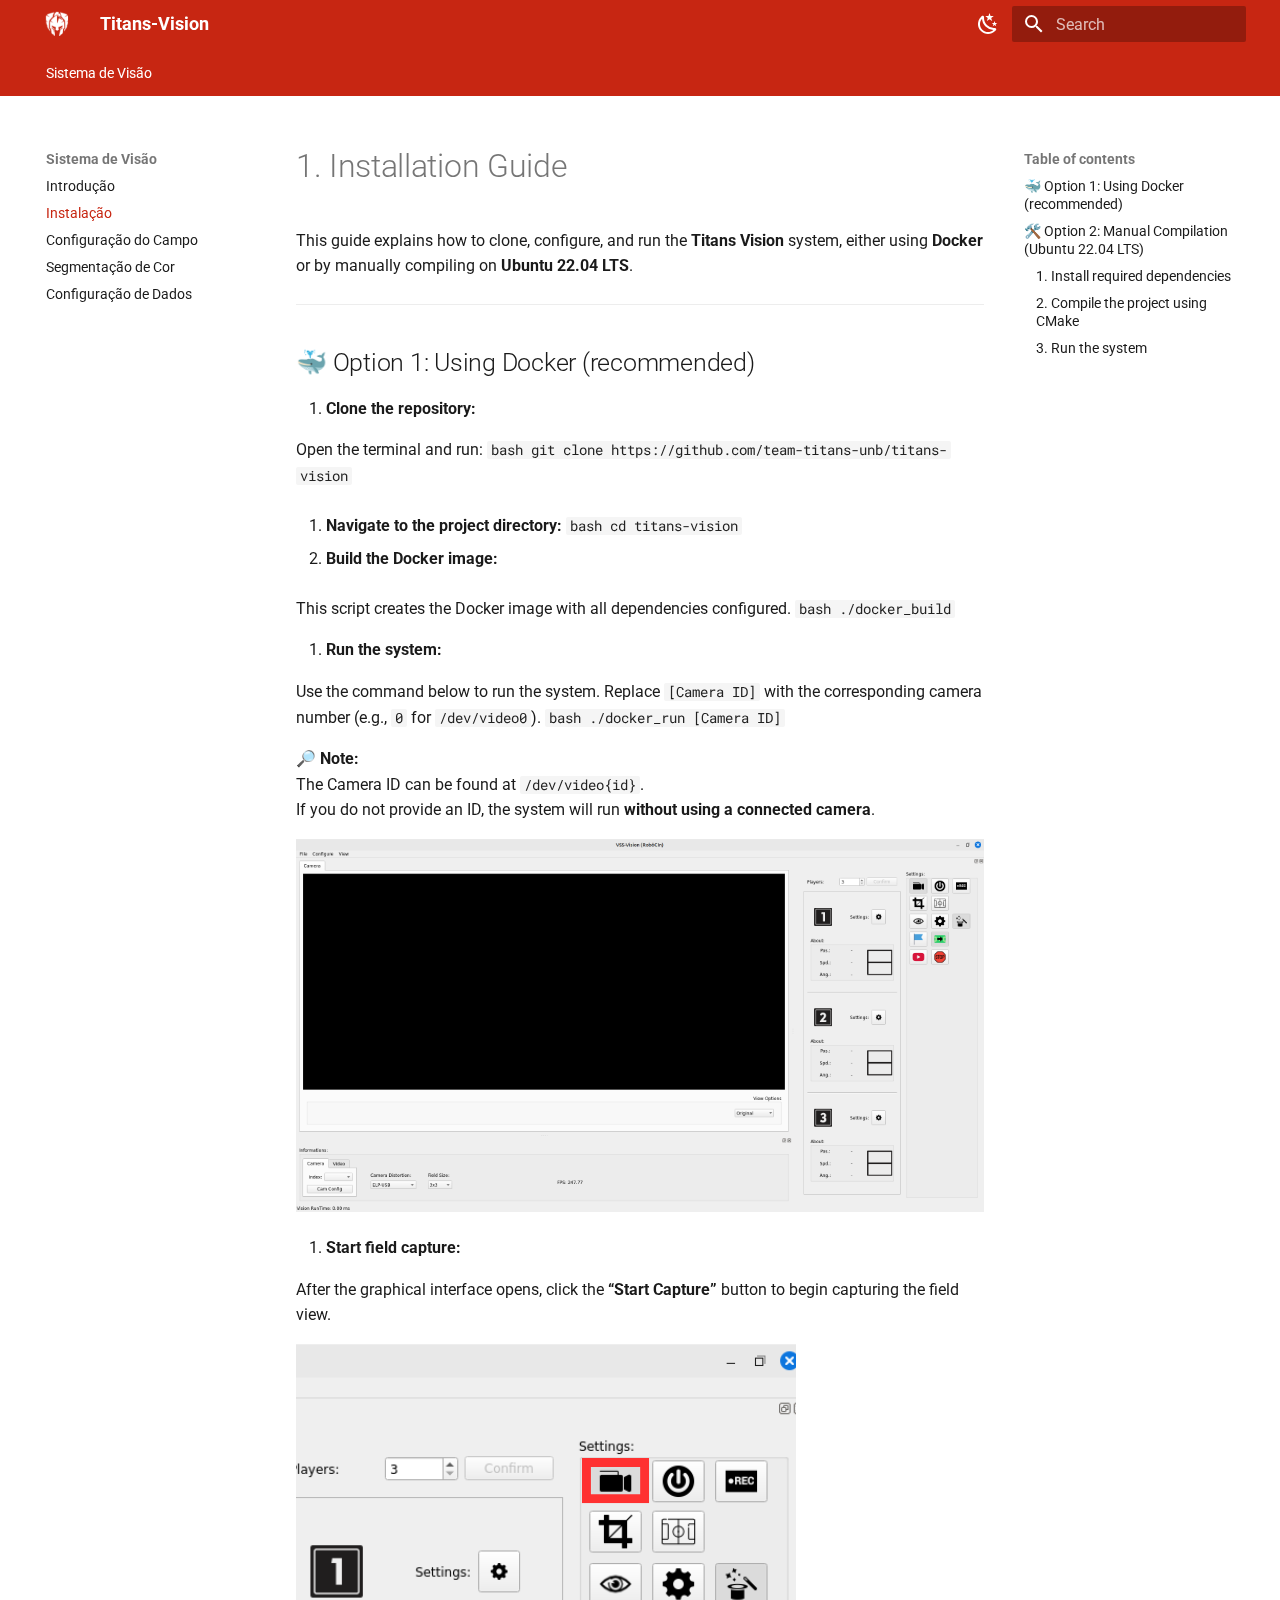
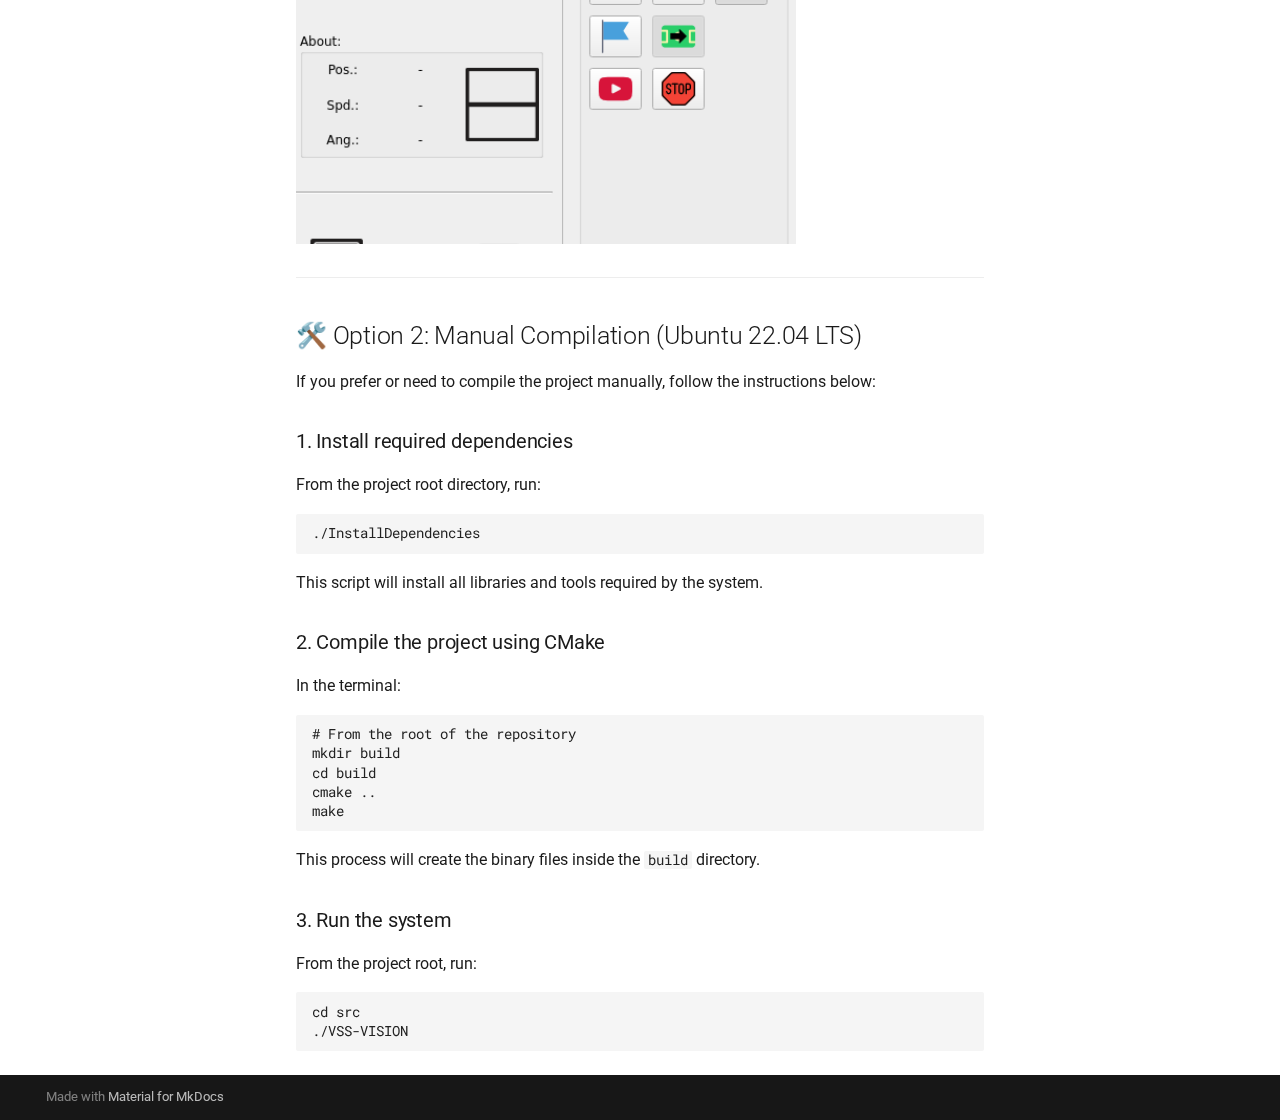
<file: visao/1instalar/index.html>
<!doctype html>
<html lang="en" class="no-js">
  <head>
    
      <meta charset="utf-8">
      <meta name="viewport" content="width=device-width,initial-scale=1">
      
      
      
      
        <link rel="prev" href="../">
      
      
        <link rel="next" href="../2campo/">
      
      
      <link rel="icon" href="../../assets/images/favicon.png">
      <meta name="generator" content="mkdocs-1.6.1, mkdocs-material-9.6.14">
    
    
      
        <title>Instalação - Titans-Vision</title>
      
    
    
      <link rel="stylesheet" href="../../assets/stylesheets/main.342714a4.min.css">
      
        
        <link rel="stylesheet" href="../../assets/stylesheets/palette.06af60db.min.css">
      
      


    
    
      
    
    
      
        
        
        <link rel="preconnect" href="https://fonts.gstatic.com" crossorigin>
        <link rel="stylesheet" href="https://fonts.googleapis.com/css?family=Roboto:300,300i,400,400i,700,700i%7CRoboto+Mono:400,400i,700,700i&display=fallback">
        <style>:root{--md-text-font:"Roboto";--md-code-font:"Roboto Mono"}</style>
      
    
    
      <link rel="stylesheet" href="../../stylesheets/extra.css">
    
    <script>__md_scope=new URL("../..",location),__md_hash=e=>[...e].reduce(((e,_)=>(e<<5)-e+_.charCodeAt(0)),0),__md_get=(e,_=localStorage,t=__md_scope)=>JSON.parse(_.getItem(t.pathname+"."+e)),__md_set=(e,_,t=localStorage,a=__md_scope)=>{try{t.setItem(a.pathname+"."+e,JSON.stringify(_))}catch(e){}}</script>
    
      

    
    
    
  </head>
  
  
    
    
      
    
    
    
    
    <body dir="ltr" data-md-color-scheme="titans-light" data-md-color-primary="indigo" data-md-color-accent="indigo">
  
    
    <input class="md-toggle" data-md-toggle="drawer" type="checkbox" id="__drawer" autocomplete="off">
    <input class="md-toggle" data-md-toggle="search" type="checkbox" id="__search" autocomplete="off">
    <label class="md-overlay" for="__drawer"></label>
    <div data-md-component="skip">
      
        
        <a href="#1-installation-guide" class="md-skip">
          Skip to content
        </a>
      
    </div>
    <div data-md-component="announce">
      
    </div>
    
    
      

<header class="md-header" data-md-component="header">
  <nav class="md-header__inner md-grid" aria-label="Header">
    <a href="../.." title="Titans-Vision" class="md-header__button md-logo" aria-label="Titans-Vision" data-md-component="logo">
      
  <img src="../../assets/titans.png" alt="logo">

    </a>
    <label class="md-header__button md-icon" for="__drawer">
      
      <svg xmlns="http://www.w3.org/2000/svg" viewBox="0 0 24 24"><path d="M3 6h18v2H3zm0 5h18v2H3zm0 5h18v2H3z"/></svg>
    </label>
    <div class="md-header__title" data-md-component="header-title">
      <div class="md-header__ellipsis">
        <div class="md-header__topic">
          <span class="md-ellipsis">
            Titans-Vision
          </span>
        </div>
        <div class="md-header__topic" data-md-component="header-topic">
          <span class="md-ellipsis">
            
              Instalação
            
          </span>
        </div>
      </div>
    </div>
    
      
        <form class="md-header__option" data-md-component="palette">
  
    
    
    
    <input class="md-option" data-md-color-media="" data-md-color-scheme="titans-light" data-md-color-primary="indigo" data-md-color-accent="indigo"  aria-label="Modo escuro"  type="radio" name="__palette" id="__palette_0">
    
      <label class="md-header__button md-icon" title="Modo escuro" for="__palette_1" hidden>
        <svg xmlns="http://www.w3.org/2000/svg" viewBox="0 0 24 24"><path d="m17.75 4.09-2.53 1.94.91 3.06-2.63-1.81-2.63 1.81.91-3.06-2.53-1.94L12.44 4l1.06-3 1.06 3zm3.5 6.91-1.64 1.25.59 1.98-1.7-1.17-1.7 1.17.59-1.98L15.75 11l2.06-.05L18.5 9l.69 1.95zm-2.28 4.95c.83-.08 1.72 1.1 1.19 1.85-.32.45-.66.87-1.08 1.27C15.17 23 8.84 23 4.94 19.07c-3.91-3.9-3.91-10.24 0-14.14.4-.4.82-.76 1.27-1.08.75-.53 1.93.36 1.85 1.19-.27 2.86.69 5.83 2.89 8.02a9.96 9.96 0 0 0 8.02 2.89m-1.64 2.02a12.08 12.08 0 0 1-7.8-3.47c-2.17-2.19-3.33-5-3.49-7.82-2.81 3.14-2.7 7.96.31 10.98 3.02 3.01 7.84 3.12 10.98.31"/></svg>
      </label>
    
  
    
    
    
    <input class="md-option" data-md-color-media="" data-md-color-scheme="titans-dark" data-md-color-primary="indigo" data-md-color-accent="indigo"  aria-label="Modo claro"  type="radio" name="__palette" id="__palette_1">
    
      <label class="md-header__button md-icon" title="Modo claro" for="__palette_0" hidden>
        <svg xmlns="http://www.w3.org/2000/svg" viewBox="0 0 24 24"><path d="M12 7a5 5 0 0 1 5 5 5 5 0 0 1-5 5 5 5 0 0 1-5-5 5 5 0 0 1 5-5m0 2a3 3 0 0 0-3 3 3 3 0 0 0 3 3 3 3 0 0 0 3-3 3 3 0 0 0-3-3m0-7 2.39 3.42C13.65 5.15 12.84 5 12 5s-1.65.15-2.39.42zM3.34 7l4.16-.35A7.2 7.2 0 0 0 5.94 8.5c-.44.74-.69 1.5-.83 2.29zm.02 10 1.76-3.77a7.131 7.131 0 0 0 2.38 4.14zM20.65 7l-1.77 3.79a7.02 7.02 0 0 0-2.38-4.15zm-.01 10-4.14.36c.59-.51 1.12-1.14 1.54-1.86.42-.73.69-1.5.83-2.29zM12 22l-2.41-3.44c.74.27 1.55.44 2.41.44.82 0 1.63-.17 2.37-.44z"/></svg>
      </label>
    
  
</form>
      
    
    
      <script>var palette=__md_get("__palette");if(palette&&palette.color){if("(prefers-color-scheme)"===palette.color.media){var media=matchMedia("(prefers-color-scheme: light)"),input=document.querySelector(media.matches?"[data-md-color-media='(prefers-color-scheme: light)']":"[data-md-color-media='(prefers-color-scheme: dark)']");palette.color.media=input.getAttribute("data-md-color-media"),palette.color.scheme=input.getAttribute("data-md-color-scheme"),palette.color.primary=input.getAttribute("data-md-color-primary"),palette.color.accent=input.getAttribute("data-md-color-accent")}for(var[key,value]of Object.entries(palette.color))document.body.setAttribute("data-md-color-"+key,value)}</script>
    
    
    
      
      
        <label class="md-header__button md-icon" for="__search">
          
          <svg xmlns="http://www.w3.org/2000/svg" viewBox="0 0 24 24"><path d="M9.5 3A6.5 6.5 0 0 1 16 9.5c0 1.61-.59 3.09-1.56 4.23l.27.27h.79l5 5-1.5 1.5-5-5v-.79l-.27-.27A6.52 6.52 0 0 1 9.5 16 6.5 6.5 0 0 1 3 9.5 6.5 6.5 0 0 1 9.5 3m0 2C7 5 5 7 5 9.5S7 14 9.5 14 14 12 14 9.5 12 5 9.5 5"/></svg>
        </label>
        <div class="md-search" data-md-component="search" role="dialog">
  <label class="md-search__overlay" for="__search"></label>
  <div class="md-search__inner" role="search">
    <form class="md-search__form" name="search">
      <input type="text" class="md-search__input" name="query" aria-label="Search" placeholder="Search" autocapitalize="off" autocorrect="off" autocomplete="off" spellcheck="false" data-md-component="search-query" required>
      <label class="md-search__icon md-icon" for="__search">
        
        <svg xmlns="http://www.w3.org/2000/svg" viewBox="0 0 24 24"><path d="M9.5 3A6.5 6.5 0 0 1 16 9.5c0 1.61-.59 3.09-1.56 4.23l.27.27h.79l5 5-1.5 1.5-5-5v-.79l-.27-.27A6.52 6.52 0 0 1 9.5 16 6.5 6.5 0 0 1 3 9.5 6.5 6.5 0 0 1 9.5 3m0 2C7 5 5 7 5 9.5S7 14 9.5 14 14 12 14 9.5 12 5 9.5 5"/></svg>
        
        <svg xmlns="http://www.w3.org/2000/svg" viewBox="0 0 24 24"><path d="M20 11v2H8l5.5 5.5-1.42 1.42L4.16 12l7.92-7.92L13.5 5.5 8 11z"/></svg>
      </label>
      <nav class="md-search__options" aria-label="Search">
        
        <button type="reset" class="md-search__icon md-icon" title="Clear" aria-label="Clear" tabindex="-1">
          
          <svg xmlns="http://www.w3.org/2000/svg" viewBox="0 0 24 24"><path d="M19 6.41 17.59 5 12 10.59 6.41 5 5 6.41 10.59 12 5 17.59 6.41 19 12 13.41 17.59 19 19 17.59 13.41 12z"/></svg>
        </button>
      </nav>
      
    </form>
    <div class="md-search__output">
      <div class="md-search__scrollwrap" tabindex="0" data-md-scrollfix>
        <div class="md-search-result" data-md-component="search-result">
          <div class="md-search-result__meta">
            Initializing search
          </div>
          <ol class="md-search-result__list" role="presentation"></ol>
        </div>
      </div>
    </div>
  </div>
</div>
      
    
    
  </nav>
  
</header>
    
    <div class="md-container" data-md-component="container">
      
      
        
          
            
<nav class="md-tabs" aria-label="Tabs" data-md-component="tabs">
  <div class="md-grid">
    <ul class="md-tabs__list">
      
        
  
  
  
    
  
  
    
    
      <li class="md-tabs__item md-tabs__item--active">
        <a href="../" class="md-tabs__link">
          
  
  
  Sistema de Visão

        </a>
      </li>
    
  

      
    </ul>
  </div>
</nav>
          
        
      
      <main class="md-main" data-md-component="main">
        <div class="md-main__inner md-grid">
          
            
              
              <div class="md-sidebar md-sidebar--primary" data-md-component="sidebar" data-md-type="navigation" >
                <div class="md-sidebar__scrollwrap">
                  <div class="md-sidebar__inner">
                    


  


<nav class="md-nav md-nav--primary md-nav--lifted" aria-label="Navigation" data-md-level="0">
  <label class="md-nav__title" for="__drawer">
    <a href="../.." title="Titans-Vision" class="md-nav__button md-logo" aria-label="Titans-Vision" data-md-component="logo">
      
  <img src="../../assets/titans.png" alt="logo">

    </a>
    Titans-Vision
  </label>
  
  <ul class="md-nav__list" data-md-scrollfix>
    
      
      
  
  
    
  
  
  
    
    
    
    
      
        
        
      
      
    
    
    <li class="md-nav__item md-nav__item--active md-nav__item--section md-nav__item--nested">
      
        
        
        <input class="md-nav__toggle md-toggle " type="checkbox" id="__nav_1" checked>
        
          
          <label class="md-nav__link" for="__nav_1" id="__nav_1_label" tabindex="">
            
  
  
  <span class="md-ellipsis">
    Sistema de Visão
    
  </span>
  

            <span class="md-nav__icon md-icon"></span>
          </label>
        
        <nav class="md-nav" data-md-level="1" aria-labelledby="__nav_1_label" aria-expanded="true">
          <label class="md-nav__title" for="__nav_1">
            <span class="md-nav__icon md-icon"></span>
            Sistema de Visão
          </label>
          <ul class="md-nav__list" data-md-scrollfix>
            
              
                
  
  
  
  
    <li class="md-nav__item">
      <a href="../" class="md-nav__link">
        
  
  
  <span class="md-ellipsis">
    Introdução
    
  </span>
  

      </a>
    </li>
  

              
            
              
                
  
  
    
  
  
  
    <li class="md-nav__item md-nav__item--active">
      
      <input class="md-nav__toggle md-toggle" type="checkbox" id="__toc">
      
      
        
      
      
        <label class="md-nav__link md-nav__link--active" for="__toc">
          
  
  
  <span class="md-ellipsis">
    Instalação
    
  </span>
  

          <span class="md-nav__icon md-icon"></span>
        </label>
      
      <a href="./" class="md-nav__link md-nav__link--active">
        
  
  
  <span class="md-ellipsis">
    Instalação
    
  </span>
  

      </a>
      
        

<nav class="md-nav md-nav--secondary" aria-label="Table of contents">
  
  
  
    
  
  
    <label class="md-nav__title" for="__toc">
      <span class="md-nav__icon md-icon"></span>
      Table of contents
    </label>
    <ul class="md-nav__list" data-md-component="toc" data-md-scrollfix>
      
        <li class="md-nav__item">
  <a href="#option-1-using-docker-recommended" class="md-nav__link">
    <span class="md-ellipsis">
      🐳 Option 1: Using Docker (recommended)
    </span>
  </a>
  
</li>
      
        <li class="md-nav__item">
  <a href="#option-2-manual-compilation-ubuntu-2204-lts" class="md-nav__link">
    <span class="md-ellipsis">
      🛠️ Option 2: Manual Compilation (Ubuntu 22.04 LTS)
    </span>
  </a>
  
    <nav class="md-nav" aria-label="🛠️ Option 2: Manual Compilation (Ubuntu 22.04 LTS)">
      <ul class="md-nav__list">
        
          <li class="md-nav__item">
  <a href="#1-install-required-dependencies" class="md-nav__link">
    <span class="md-ellipsis">
      1. Install required dependencies
    </span>
  </a>
  
</li>
        
          <li class="md-nav__item">
  <a href="#2-compile-the-project-using-cmake" class="md-nav__link">
    <span class="md-ellipsis">
      2. Compile the project using CMake
    </span>
  </a>
  
</li>
        
          <li class="md-nav__item">
  <a href="#3-run-the-system" class="md-nav__link">
    <span class="md-ellipsis">
      3. Run the system
    </span>
  </a>
  
</li>
        
      </ul>
    </nav>
  
</li>
      
    </ul>
  
</nav>
      
    </li>
  

              
            
              
                
  
  
  
  
    <li class="md-nav__item">
      <a href="../2campo/" class="md-nav__link">
        
  
  
  <span class="md-ellipsis">
    Configuração do Campo
    
  </span>
  

      </a>
    </li>
  

              
            
              
                
  
  
  
  
    <li class="md-nav__item">
      <a href="../3cores/" class="md-nav__link">
        
  
  
  <span class="md-ellipsis">
    Segmentação de Cor
    
  </span>
  

      </a>
    </li>
  

              
            
              
                
  
  
  
  
    <li class="md-nav__item">
      <a href="../4dado/" class="md-nav__link">
        
  
  
  <span class="md-ellipsis">
    Configuração de Dados
    
  </span>
  

      </a>
    </li>
  

              
            
          </ul>
        </nav>
      
    </li>
  

    
  </ul>
</nav>
                  </div>
                </div>
              </div>
            
            
              
              <div class="md-sidebar md-sidebar--secondary" data-md-component="sidebar" data-md-type="toc" >
                <div class="md-sidebar__scrollwrap">
                  <div class="md-sidebar__inner">
                    

<nav class="md-nav md-nav--secondary" aria-label="Table of contents">
  
  
  
    
  
  
    <label class="md-nav__title" for="__toc">
      <span class="md-nav__icon md-icon"></span>
      Table of contents
    </label>
    <ul class="md-nav__list" data-md-component="toc" data-md-scrollfix>
      
        <li class="md-nav__item">
  <a href="#option-1-using-docker-recommended" class="md-nav__link">
    <span class="md-ellipsis">
      🐳 Option 1: Using Docker (recommended)
    </span>
  </a>
  
</li>
      
        <li class="md-nav__item">
  <a href="#option-2-manual-compilation-ubuntu-2204-lts" class="md-nav__link">
    <span class="md-ellipsis">
      🛠️ Option 2: Manual Compilation (Ubuntu 22.04 LTS)
    </span>
  </a>
  
    <nav class="md-nav" aria-label="🛠️ Option 2: Manual Compilation (Ubuntu 22.04 LTS)">
      <ul class="md-nav__list">
        
          <li class="md-nav__item">
  <a href="#1-install-required-dependencies" class="md-nav__link">
    <span class="md-ellipsis">
      1. Install required dependencies
    </span>
  </a>
  
</li>
        
          <li class="md-nav__item">
  <a href="#2-compile-the-project-using-cmake" class="md-nav__link">
    <span class="md-ellipsis">
      2. Compile the project using CMake
    </span>
  </a>
  
</li>
        
          <li class="md-nav__item">
  <a href="#3-run-the-system" class="md-nav__link">
    <span class="md-ellipsis">
      3. Run the system
    </span>
  </a>
  
</li>
        
      </ul>
    </nav>
  
</li>
      
    </ul>
  
</nav>
                  </div>
                </div>
              </div>
            
          
          
            <div class="md-content" data-md-component="content">
              <article class="md-content__inner md-typeset">
                
                  



<h1 id="1-installation-guide">1. Installation Guide</h1>
<p>This guide explains how to clone, configure, and run the <strong>Titans Vision</strong> system, either using <strong>Docker</strong> or by manually compiling on <strong>Ubuntu 22.04 LTS</strong>.</p>
<hr />
<h2 id="option-1-using-docker-recommended">🐳 Option 1: Using Docker (recommended)</h2>
<ol>
<li><strong>Clone the repository:</strong></li>
</ol>
<p>Open the terminal and run:
   <code>bash
   git clone https://github.com/team-titans-unb/titans-vision</code></p>
<ol>
<li>
<p><strong>Navigate to the project directory:</strong>
   <code>bash
   cd titans-vision</code></p>
</li>
<li>
<p><strong>Build the Docker image:</strong></p>
</li>
</ol>
<p>This script creates the Docker image with all dependencies configured.
   <code>bash
   ./docker_build</code></p>
<ol>
<li><strong>Run the system:</strong></li>
</ol>
<p>Use the command below to run the system. Replace <code>[Camera ID]</code> with the corresponding camera number (e.g., <code>0</code> for <code>/dev/video0</code>).
   <code>bash
   ./docker_run [Camera ID]</code></p>
<p>🔎 <strong>Note:</strong><br />
   The Camera ID can be found at <code>/dev/video{id}</code>.<br />
   If you do not provide an ID, the system will run <strong>without using a connected camera</strong>.</p>
<p><img alt="Startup Screen" src="../assets/img/TelaTitansVision.png" /></p>
<ol>
<li><strong>Start field capture:</strong></li>
</ol>
<p>After the graphical interface opens, click the <strong>“Start Capture”</strong> button to begin capturing the field view.</p>
<p><img alt="Capture Button" src="../assets/img/parte1.png" /></p>
<hr />
<h2 id="option-2-manual-compilation-ubuntu-2204-lts">🛠️ Option 2: Manual Compilation (Ubuntu 22.04 LTS)</h2>
<p>If you prefer or need to compile the project manually, follow the instructions below:</p>
<h3 id="1-install-required-dependencies">1. Install required dependencies</h3>
<p>From the project root directory, run:</p>
<pre><code class="language-bash">./InstallDependencies
</code></pre>
<p>This script will install all libraries and tools required by the system.</p>
<h3 id="2-compile-the-project-using-cmake">2. Compile the project using CMake</h3>
<p>In the terminal:</p>
<pre><code class="language-bash"># From the root of the repository
mkdir build
cd build
cmake ..
make
</code></pre>
<p>This process will create the binary files inside the <code>build</code> directory.</p>
<h3 id="3-run-the-system">3. Run the system</h3>
<p>From the project root, run:</p>
<pre><code class="language-bash">cd src
./VSS-VISION
</code></pre>












                
              </article>
            </div>
          
          
<script>var target=document.getElementById(location.hash.slice(1));target&&target.name&&(target.checked=target.name.startsWith("__tabbed_"))</script>
        </div>
        
      </main>
      
        <footer class="md-footer">
  
  <div class="md-footer-meta md-typeset">
    <div class="md-footer-meta__inner md-grid">
      <div class="md-copyright">
  
  
    Made with
    <a href="https://squidfunk.github.io/mkdocs-material/" target="_blank" rel="noopener">
      Material for MkDocs
    </a>
  
</div>
      
    </div>
  </div>
</footer>
      
    </div>
    <div class="md-dialog" data-md-component="dialog">
      <div class="md-dialog__inner md-typeset"></div>
    </div>
    
    
    
      
      <script id="__config" type="application/json">{"base": "../..", "features": ["navigation.tabs"], "search": "../../assets/javascripts/workers/search.d50fe291.min.js", "tags": null, "translations": {"clipboard.copied": "Copied to clipboard", "clipboard.copy": "Copy to clipboard", "search.result.more.one": "1 more on this page", "search.result.more.other": "# more on this page", "search.result.none": "No matching documents", "search.result.one": "1 matching document", "search.result.other": "# matching documents", "search.result.placeholder": "Type to start searching", "search.result.term.missing": "Missing", "select.version": "Select version"}, "version": null}</script>
    
    
      <script src="../../assets/javascripts/bundle.13a4f30d.min.js"></script>
      
    
  </body>
</html>
</file>
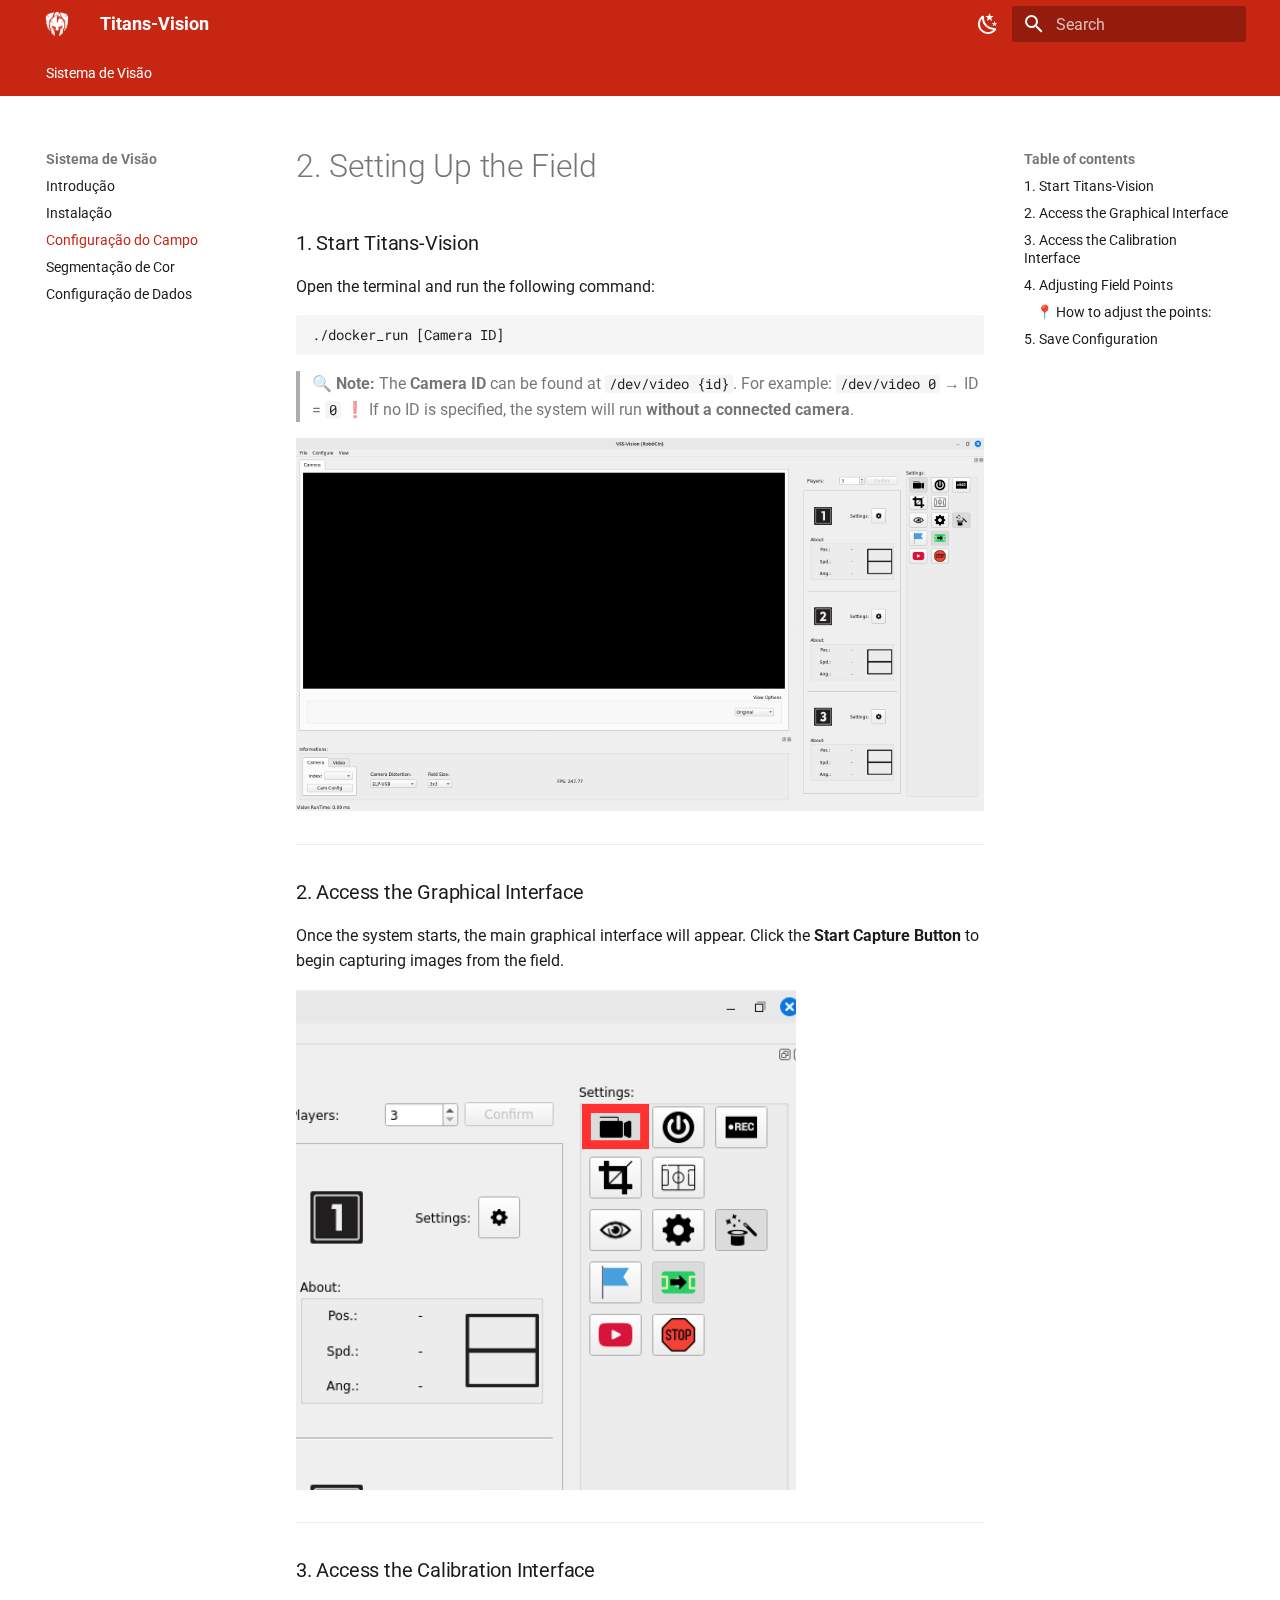
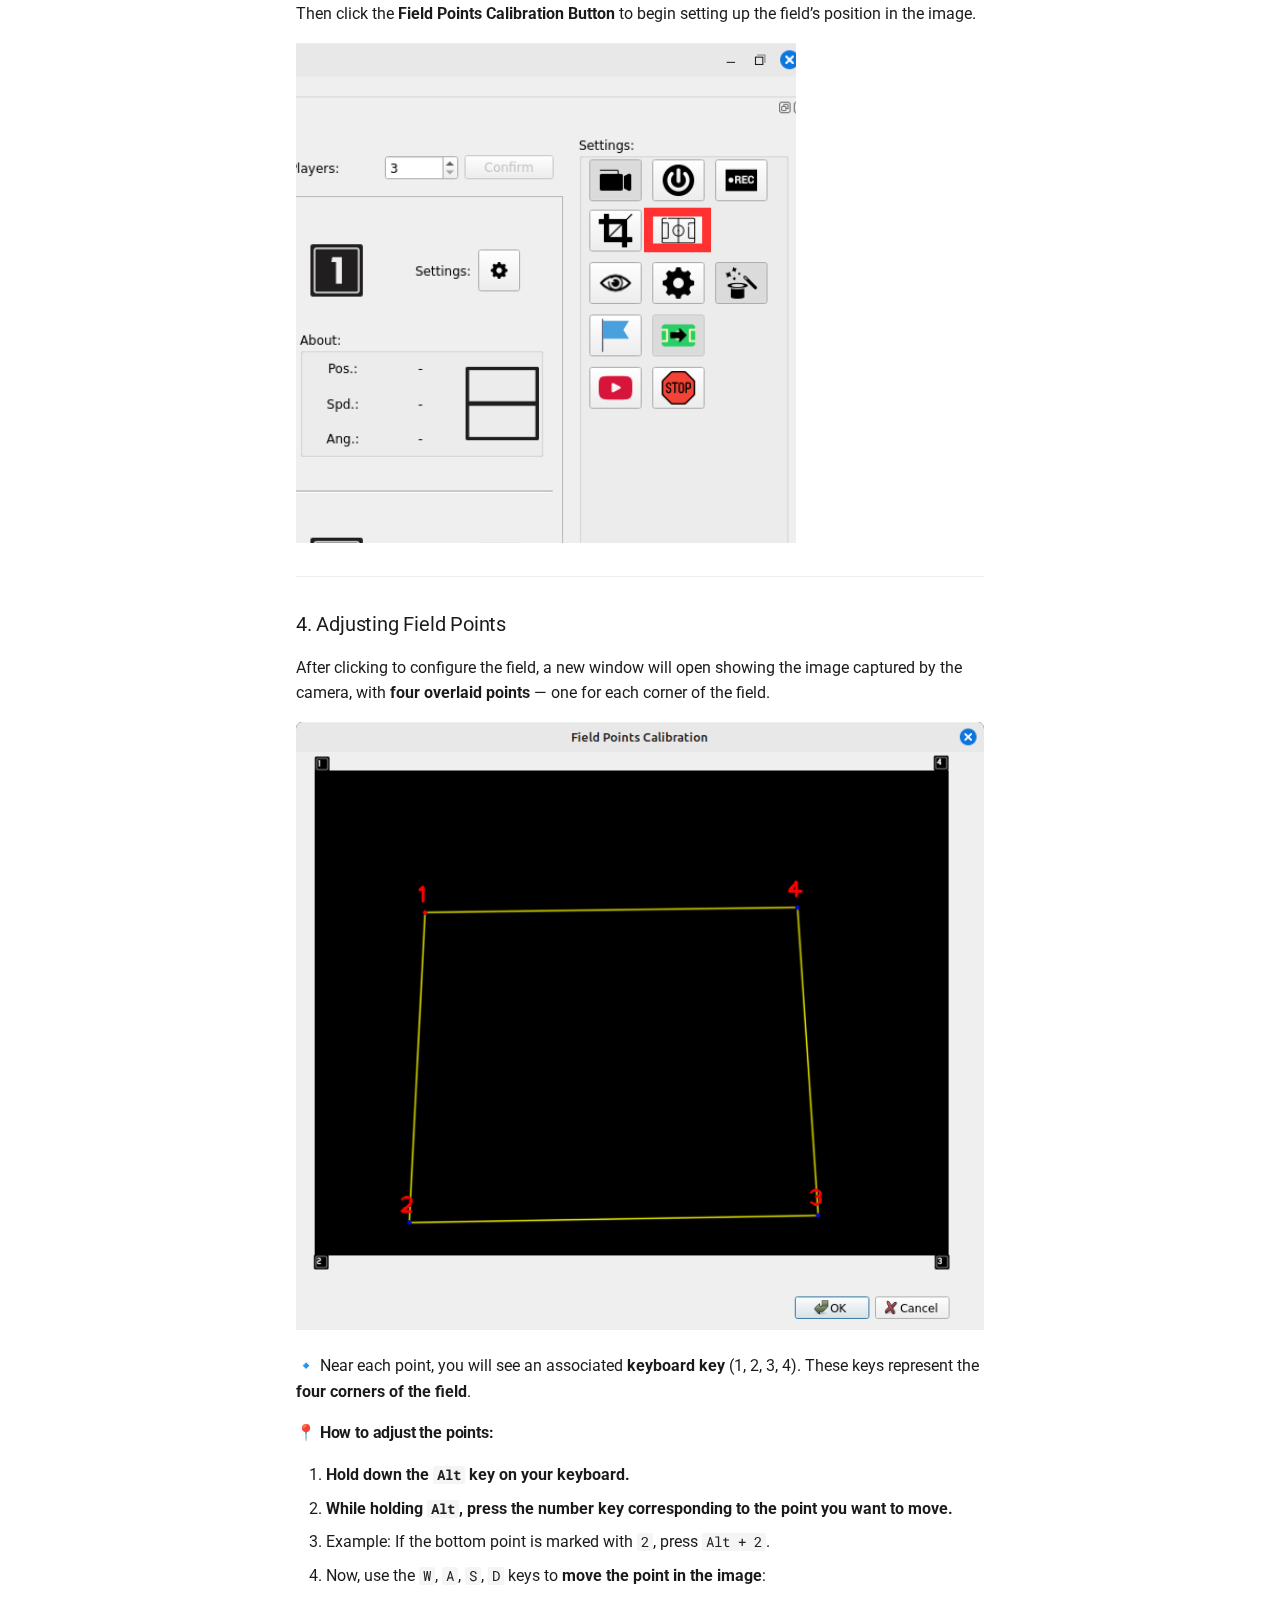
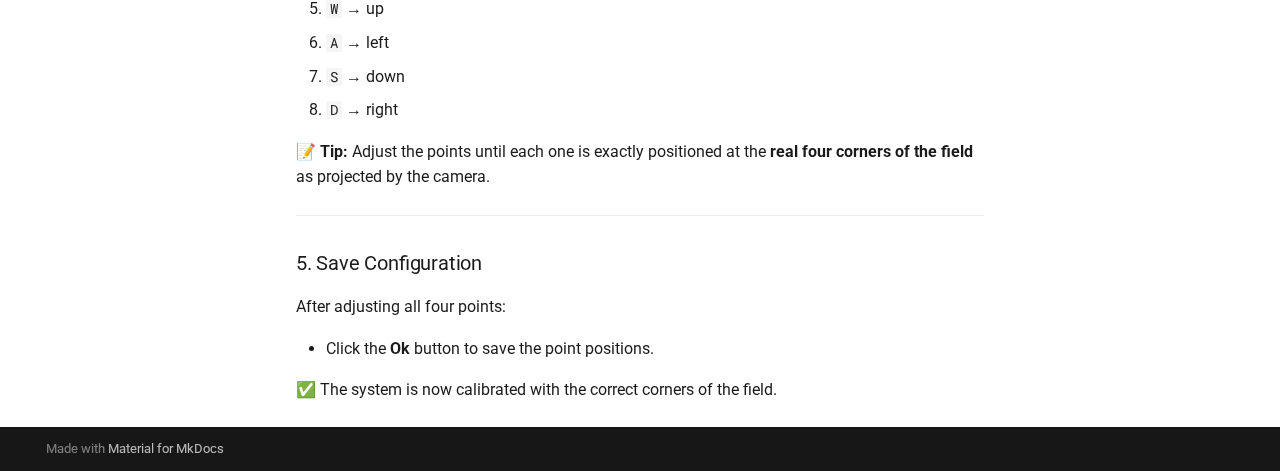
<file: visao/2campo/index.html>
<!doctype html>
<html lang="en" class="no-js">
  <head>
    
      <meta charset="utf-8">
      <meta name="viewport" content="width=device-width,initial-scale=1">
      
      
      
      
        <link rel="prev" href="../1instalar/">
      
      
        <link rel="next" href="../3cores/">
      
      
      <link rel="icon" href="../../assets/images/favicon.png">
      <meta name="generator" content="mkdocs-1.6.1, mkdocs-material-9.6.14">
    
    
      
        <title>Configuração do Campo - Titans-Vision</title>
      
    
    
      <link rel="stylesheet" href="../../assets/stylesheets/main.342714a4.min.css">
      
        
        <link rel="stylesheet" href="../../assets/stylesheets/palette.06af60db.min.css">
      
      


    
    
      
    
    
      
        
        
        <link rel="preconnect" href="https://fonts.gstatic.com" crossorigin>
        <link rel="stylesheet" href="https://fonts.googleapis.com/css?family=Roboto:300,300i,400,400i,700,700i%7CRoboto+Mono:400,400i,700,700i&display=fallback">
        <style>:root{--md-text-font:"Roboto";--md-code-font:"Roboto Mono"}</style>
      
    
    
      <link rel="stylesheet" href="../../stylesheets/extra.css">
    
    <script>__md_scope=new URL("../..",location),__md_hash=e=>[...e].reduce(((e,_)=>(e<<5)-e+_.charCodeAt(0)),0),__md_get=(e,_=localStorage,t=__md_scope)=>JSON.parse(_.getItem(t.pathname+"."+e)),__md_set=(e,_,t=localStorage,a=__md_scope)=>{try{t.setItem(a.pathname+"."+e,JSON.stringify(_))}catch(e){}}</script>
    
      

    
    
    
  </head>
  
  
    
    
      
    
    
    
    
    <body dir="ltr" data-md-color-scheme="titans-light" data-md-color-primary="indigo" data-md-color-accent="indigo">
  
    
    <input class="md-toggle" data-md-toggle="drawer" type="checkbox" id="__drawer" autocomplete="off">
    <input class="md-toggle" data-md-toggle="search" type="checkbox" id="__search" autocomplete="off">
    <label class="md-overlay" for="__drawer"></label>
    <div data-md-component="skip">
      
        
        <a href="#2-setting-up-the-field" class="md-skip">
          Skip to content
        </a>
      
    </div>
    <div data-md-component="announce">
      
    </div>
    
    
      

<header class="md-header" data-md-component="header">
  <nav class="md-header__inner md-grid" aria-label="Header">
    <a href="../.." title="Titans-Vision" class="md-header__button md-logo" aria-label="Titans-Vision" data-md-component="logo">
      
  <img src="../../assets/titans.png" alt="logo">

    </a>
    <label class="md-header__button md-icon" for="__drawer">
      
      <svg xmlns="http://www.w3.org/2000/svg" viewBox="0 0 24 24"><path d="M3 6h18v2H3zm0 5h18v2H3zm0 5h18v2H3z"/></svg>
    </label>
    <div class="md-header__title" data-md-component="header-title">
      <div class="md-header__ellipsis">
        <div class="md-header__topic">
          <span class="md-ellipsis">
            Titans-Vision
          </span>
        </div>
        <div class="md-header__topic" data-md-component="header-topic">
          <span class="md-ellipsis">
            
              Configuração do Campo
            
          </span>
        </div>
      </div>
    </div>
    
      
        <form class="md-header__option" data-md-component="palette">
  
    
    
    
    <input class="md-option" data-md-color-media="" data-md-color-scheme="titans-light" data-md-color-primary="indigo" data-md-color-accent="indigo"  aria-label="Modo escuro"  type="radio" name="__palette" id="__palette_0">
    
      <label class="md-header__button md-icon" title="Modo escuro" for="__palette_1" hidden>
        <svg xmlns="http://www.w3.org/2000/svg" viewBox="0 0 24 24"><path d="m17.75 4.09-2.53 1.94.91 3.06-2.63-1.81-2.63 1.81.91-3.06-2.53-1.94L12.44 4l1.06-3 1.06 3zm3.5 6.91-1.64 1.25.59 1.98-1.7-1.17-1.7 1.17.59-1.98L15.75 11l2.06-.05L18.5 9l.69 1.95zm-2.28 4.95c.83-.08 1.72 1.1 1.19 1.85-.32.45-.66.87-1.08 1.27C15.17 23 8.84 23 4.94 19.07c-3.91-3.9-3.91-10.24 0-14.14.4-.4.82-.76 1.27-1.08.75-.53 1.93.36 1.85 1.19-.27 2.86.69 5.83 2.89 8.02a9.96 9.96 0 0 0 8.02 2.89m-1.64 2.02a12.08 12.08 0 0 1-7.8-3.47c-2.17-2.19-3.33-5-3.49-7.82-2.81 3.14-2.7 7.96.31 10.98 3.02 3.01 7.84 3.12 10.98.31"/></svg>
      </label>
    
  
    
    
    
    <input class="md-option" data-md-color-media="" data-md-color-scheme="titans-dark" data-md-color-primary="indigo" data-md-color-accent="indigo"  aria-label="Modo claro"  type="radio" name="__palette" id="__palette_1">
    
      <label class="md-header__button md-icon" title="Modo claro" for="__palette_0" hidden>
        <svg xmlns="http://www.w3.org/2000/svg" viewBox="0 0 24 24"><path d="M12 7a5 5 0 0 1 5 5 5 5 0 0 1-5 5 5 5 0 0 1-5-5 5 5 0 0 1 5-5m0 2a3 3 0 0 0-3 3 3 3 0 0 0 3 3 3 3 0 0 0 3-3 3 3 0 0 0-3-3m0-7 2.39 3.42C13.65 5.15 12.84 5 12 5s-1.65.15-2.39.42zM3.34 7l4.16-.35A7.2 7.2 0 0 0 5.94 8.5c-.44.74-.69 1.5-.83 2.29zm.02 10 1.76-3.77a7.131 7.131 0 0 0 2.38 4.14zM20.65 7l-1.77 3.79a7.02 7.02 0 0 0-2.38-4.15zm-.01 10-4.14.36c.59-.51 1.12-1.14 1.54-1.86.42-.73.69-1.5.83-2.29zM12 22l-2.41-3.44c.74.27 1.55.44 2.41.44.82 0 1.63-.17 2.37-.44z"/></svg>
      </label>
    
  
</form>
      
    
    
      <script>var palette=__md_get("__palette");if(palette&&palette.color){if("(prefers-color-scheme)"===palette.color.media){var media=matchMedia("(prefers-color-scheme: light)"),input=document.querySelector(media.matches?"[data-md-color-media='(prefers-color-scheme: light)']":"[data-md-color-media='(prefers-color-scheme: dark)']");palette.color.media=input.getAttribute("data-md-color-media"),palette.color.scheme=input.getAttribute("data-md-color-scheme"),palette.color.primary=input.getAttribute("data-md-color-primary"),palette.color.accent=input.getAttribute("data-md-color-accent")}for(var[key,value]of Object.entries(palette.color))document.body.setAttribute("data-md-color-"+key,value)}</script>
    
    
    
      
      
        <label class="md-header__button md-icon" for="__search">
          
          <svg xmlns="http://www.w3.org/2000/svg" viewBox="0 0 24 24"><path d="M9.5 3A6.5 6.5 0 0 1 16 9.5c0 1.61-.59 3.09-1.56 4.23l.27.27h.79l5 5-1.5 1.5-5-5v-.79l-.27-.27A6.52 6.52 0 0 1 9.5 16 6.5 6.5 0 0 1 3 9.5 6.5 6.5 0 0 1 9.5 3m0 2C7 5 5 7 5 9.5S7 14 9.5 14 14 12 14 9.5 12 5 9.5 5"/></svg>
        </label>
        <div class="md-search" data-md-component="search" role="dialog">
  <label class="md-search__overlay" for="__search"></label>
  <div class="md-search__inner" role="search">
    <form class="md-search__form" name="search">
      <input type="text" class="md-search__input" name="query" aria-label="Search" placeholder="Search" autocapitalize="off" autocorrect="off" autocomplete="off" spellcheck="false" data-md-component="search-query" required>
      <label class="md-search__icon md-icon" for="__search">
        
        <svg xmlns="http://www.w3.org/2000/svg" viewBox="0 0 24 24"><path d="M9.5 3A6.5 6.5 0 0 1 16 9.5c0 1.61-.59 3.09-1.56 4.23l.27.27h.79l5 5-1.5 1.5-5-5v-.79l-.27-.27A6.52 6.52 0 0 1 9.5 16 6.5 6.5 0 0 1 3 9.5 6.5 6.5 0 0 1 9.5 3m0 2C7 5 5 7 5 9.5S7 14 9.5 14 14 12 14 9.5 12 5 9.5 5"/></svg>
        
        <svg xmlns="http://www.w3.org/2000/svg" viewBox="0 0 24 24"><path d="M20 11v2H8l5.5 5.5-1.42 1.42L4.16 12l7.92-7.92L13.5 5.5 8 11z"/></svg>
      </label>
      <nav class="md-search__options" aria-label="Search">
        
        <button type="reset" class="md-search__icon md-icon" title="Clear" aria-label="Clear" tabindex="-1">
          
          <svg xmlns="http://www.w3.org/2000/svg" viewBox="0 0 24 24"><path d="M19 6.41 17.59 5 12 10.59 6.41 5 5 6.41 10.59 12 5 17.59 6.41 19 12 13.41 17.59 19 19 17.59 13.41 12z"/></svg>
        </button>
      </nav>
      
    </form>
    <div class="md-search__output">
      <div class="md-search__scrollwrap" tabindex="0" data-md-scrollfix>
        <div class="md-search-result" data-md-component="search-result">
          <div class="md-search-result__meta">
            Initializing search
          </div>
          <ol class="md-search-result__list" role="presentation"></ol>
        </div>
      </div>
    </div>
  </div>
</div>
      
    
    
  </nav>
  
</header>
    
    <div class="md-container" data-md-component="container">
      
      
        
          
            
<nav class="md-tabs" aria-label="Tabs" data-md-component="tabs">
  <div class="md-grid">
    <ul class="md-tabs__list">
      
        
  
  
  
    
  
  
    
    
      <li class="md-tabs__item md-tabs__item--active">
        <a href="../" class="md-tabs__link">
          
  
  
  Sistema de Visão

        </a>
      </li>
    
  

      
    </ul>
  </div>
</nav>
          
        
      
      <main class="md-main" data-md-component="main">
        <div class="md-main__inner md-grid">
          
            
              
              <div class="md-sidebar md-sidebar--primary" data-md-component="sidebar" data-md-type="navigation" >
                <div class="md-sidebar__scrollwrap">
                  <div class="md-sidebar__inner">
                    


  


<nav class="md-nav md-nav--primary md-nav--lifted" aria-label="Navigation" data-md-level="0">
  <label class="md-nav__title" for="__drawer">
    <a href="../.." title="Titans-Vision" class="md-nav__button md-logo" aria-label="Titans-Vision" data-md-component="logo">
      
  <img src="../../assets/titans.png" alt="logo">

    </a>
    Titans-Vision
  </label>
  
  <ul class="md-nav__list" data-md-scrollfix>
    
      
      
  
  
    
  
  
  
    
    
    
    
      
        
        
      
      
    
    
    <li class="md-nav__item md-nav__item--active md-nav__item--section md-nav__item--nested">
      
        
        
        <input class="md-nav__toggle md-toggle " type="checkbox" id="__nav_1" checked>
        
          
          <label class="md-nav__link" for="__nav_1" id="__nav_1_label" tabindex="">
            
  
  
  <span class="md-ellipsis">
    Sistema de Visão
    
  </span>
  

            <span class="md-nav__icon md-icon"></span>
          </label>
        
        <nav class="md-nav" data-md-level="1" aria-labelledby="__nav_1_label" aria-expanded="true">
          <label class="md-nav__title" for="__nav_1">
            <span class="md-nav__icon md-icon"></span>
            Sistema de Visão
          </label>
          <ul class="md-nav__list" data-md-scrollfix>
            
              
                
  
  
  
  
    <li class="md-nav__item">
      <a href="../" class="md-nav__link">
        
  
  
  <span class="md-ellipsis">
    Introdução
    
  </span>
  

      </a>
    </li>
  

              
            
              
                
  
  
  
  
    <li class="md-nav__item">
      <a href="../1instalar/" class="md-nav__link">
        
  
  
  <span class="md-ellipsis">
    Instalação
    
  </span>
  

      </a>
    </li>
  

              
            
              
                
  
  
    
  
  
  
    <li class="md-nav__item md-nav__item--active">
      
      <input class="md-nav__toggle md-toggle" type="checkbox" id="__toc">
      
      
        
      
      
        <label class="md-nav__link md-nav__link--active" for="__toc">
          
  
  
  <span class="md-ellipsis">
    Configuração do Campo
    
  </span>
  

          <span class="md-nav__icon md-icon"></span>
        </label>
      
      <a href="./" class="md-nav__link md-nav__link--active">
        
  
  
  <span class="md-ellipsis">
    Configuração do Campo
    
  </span>
  

      </a>
      
        

<nav class="md-nav md-nav--secondary" aria-label="Table of contents">
  
  
  
    
  
  
    <label class="md-nav__title" for="__toc">
      <span class="md-nav__icon md-icon"></span>
      Table of contents
    </label>
    <ul class="md-nav__list" data-md-component="toc" data-md-scrollfix>
      
        <li class="md-nav__item">
  <a href="#1-start-titans-vision" class="md-nav__link">
    <span class="md-ellipsis">
      1. Start Titans-Vision
    </span>
  </a>
  
</li>
      
        <li class="md-nav__item">
  <a href="#2-access-the-graphical-interface" class="md-nav__link">
    <span class="md-ellipsis">
      2. Access the Graphical Interface
    </span>
  </a>
  
</li>
      
        <li class="md-nav__item">
  <a href="#3-access-the-calibration-interface" class="md-nav__link">
    <span class="md-ellipsis">
      3. Access the Calibration Interface
    </span>
  </a>
  
</li>
      
        <li class="md-nav__item">
  <a href="#4-adjusting-field-points" class="md-nav__link">
    <span class="md-ellipsis">
      4. Adjusting Field Points
    </span>
  </a>
  
    <nav class="md-nav" aria-label="4. Adjusting Field Points">
      <ul class="md-nav__list">
        
          <li class="md-nav__item">
  <a href="#how-to-adjust-the-points" class="md-nav__link">
    <span class="md-ellipsis">
      📍 How to adjust the points:
    </span>
  </a>
  
</li>
        
      </ul>
    </nav>
  
</li>
      
        <li class="md-nav__item">
  <a href="#5-save-configuration" class="md-nav__link">
    <span class="md-ellipsis">
      5. Save Configuration
    </span>
  </a>
  
</li>
      
    </ul>
  
</nav>
      
    </li>
  

              
            
              
                
  
  
  
  
    <li class="md-nav__item">
      <a href="../3cores/" class="md-nav__link">
        
  
  
  <span class="md-ellipsis">
    Segmentação de Cor
    
  </span>
  

      </a>
    </li>
  

              
            
              
                
  
  
  
  
    <li class="md-nav__item">
      <a href="../4dado/" class="md-nav__link">
        
  
  
  <span class="md-ellipsis">
    Configuração de Dados
    
  </span>
  

      </a>
    </li>
  

              
            
          </ul>
        </nav>
      
    </li>
  

    
  </ul>
</nav>
                  </div>
                </div>
              </div>
            
            
              
              <div class="md-sidebar md-sidebar--secondary" data-md-component="sidebar" data-md-type="toc" >
                <div class="md-sidebar__scrollwrap">
                  <div class="md-sidebar__inner">
                    

<nav class="md-nav md-nav--secondary" aria-label="Table of contents">
  
  
  
    
  
  
    <label class="md-nav__title" for="__toc">
      <span class="md-nav__icon md-icon"></span>
      Table of contents
    </label>
    <ul class="md-nav__list" data-md-component="toc" data-md-scrollfix>
      
        <li class="md-nav__item">
  <a href="#1-start-titans-vision" class="md-nav__link">
    <span class="md-ellipsis">
      1. Start Titans-Vision
    </span>
  </a>
  
</li>
      
        <li class="md-nav__item">
  <a href="#2-access-the-graphical-interface" class="md-nav__link">
    <span class="md-ellipsis">
      2. Access the Graphical Interface
    </span>
  </a>
  
</li>
      
        <li class="md-nav__item">
  <a href="#3-access-the-calibration-interface" class="md-nav__link">
    <span class="md-ellipsis">
      3. Access the Calibration Interface
    </span>
  </a>
  
</li>
      
        <li class="md-nav__item">
  <a href="#4-adjusting-field-points" class="md-nav__link">
    <span class="md-ellipsis">
      4. Adjusting Field Points
    </span>
  </a>
  
    <nav class="md-nav" aria-label="4. Adjusting Field Points">
      <ul class="md-nav__list">
        
          <li class="md-nav__item">
  <a href="#how-to-adjust-the-points" class="md-nav__link">
    <span class="md-ellipsis">
      📍 How to adjust the points:
    </span>
  </a>
  
</li>
        
      </ul>
    </nav>
  
</li>
      
        <li class="md-nav__item">
  <a href="#5-save-configuration" class="md-nav__link">
    <span class="md-ellipsis">
      5. Save Configuration
    </span>
  </a>
  
</li>
      
    </ul>
  
</nav>
                  </div>
                </div>
              </div>
            
          
          
            <div class="md-content" data-md-component="content">
              <article class="md-content__inner md-typeset">
                
                  



<h1 id="2-setting-up-the-field">2. Setting Up the Field</h1>
<h3 id="1-start-titans-vision">1. Start Titans-Vision</h3>
<p>Open the terminal and run the following command:</p>
<pre><code class="language-bash">./docker_run [Camera ID]
</code></pre>
<blockquote>
<p>🔍 <strong>Note:</strong> The <strong>Camera ID</strong> can be found at <code>/dev/video {id}</code>.
For example: <code>/dev/video 0</code> → ID = <code>0</code> 
❗ If no ID is specified, the system will run <strong>without a connected camera</strong>.</p>
</blockquote>
<p><img alt="Startup Screen" src="../assets/img/TelaTitansVision.png" /></p>
<hr />
<h3 id="2-access-the-graphical-interface">2. Access the Graphical Interface</h3>
<p>Once the system starts, the main graphical interface will appear. 
Click the <strong>Start Capture Button</strong> to begin capturing images from the field.</p>
<p><img alt="Capture Button" src="../assets/img/parte1.png" /></p>
<hr />
<h3 id="3-access-the-calibration-interface">3. Access the Calibration Interface</h3>
<p>Then click the <strong>Field Points Calibration Button</strong> to begin setting up the field’s position in the image.</p>
<p><img alt="Calibration Button" src="../assets/img/parte2.png" /></p>
<hr />
<h3 id="4-adjusting-field-points">4. Adjusting Field Points</h3>
<p>After clicking to configure the field, a new window will open showing the image captured by the camera, with <strong>four overlaid points</strong> — one for each corner of the field.</p>
<p><img alt="Field Configuration Interface" src="../assets/img/CapturaCampo.png" /></p>
<p>🔹 Near each point, you will see an associated <strong>keyboard key</strong> (1, 2, 3, 4). 
These keys represent the <strong>four corners of the field</strong>.</p>
<h4 id="how-to-adjust-the-points">📍 How to adjust the points:</h4>
<ol>
<li><strong>Hold down the <code>Alt</code> key on your keyboard.</strong></li>
<li><strong>While holding <code>Alt</code>, press the number key corresponding to the point you want to move.</strong></li>
<li>Example: If the bottom point is marked with <code>2</code>, press <code>Alt + 2</code>.</li>
<li>Now, use the <code>W</code>, <code>A</code>, <code>S</code>, <code>D</code> keys to <strong>move the point in the image</strong>:</li>
<li><code>W</code> → up </li>
<li><code>A</code> → left </li>
<li><code>S</code> → down  </li>
<li><code>D</code> → right</li>
</ol>
<p>📝 <strong>Tip:</strong> Adjust the points until each one is exactly positioned at the <strong>real four corners of the field</strong> as projected by the camera.</p>
<hr />
<h3 id="5-save-configuration">5. Save Configuration</h3>
<p>After adjusting all four points:</p>
<ul>
<li>Click the <strong>Ok</strong> button to save the point positions.</li>
</ul>
<p>✅ The system is now calibrated with the correct corners of the field.</p>












                
              </article>
            </div>
          
          
<script>var target=document.getElementById(location.hash.slice(1));target&&target.name&&(target.checked=target.name.startsWith("__tabbed_"))</script>
        </div>
        
      </main>
      
        <footer class="md-footer">
  
  <div class="md-footer-meta md-typeset">
    <div class="md-footer-meta__inner md-grid">
      <div class="md-copyright">
  
  
    Made with
    <a href="https://squidfunk.github.io/mkdocs-material/" target="_blank" rel="noopener">
      Material for MkDocs
    </a>
  
</div>
      
    </div>
  </div>
</footer>
      
    </div>
    <div class="md-dialog" data-md-component="dialog">
      <div class="md-dialog__inner md-typeset"></div>
    </div>
    
    
    
      
      <script id="__config" type="application/json">{"base": "../..", "features": ["navigation.tabs"], "search": "../../assets/javascripts/workers/search.d50fe291.min.js", "tags": null, "translations": {"clipboard.copied": "Copied to clipboard", "clipboard.copy": "Copy to clipboard", "search.result.more.one": "1 more on this page", "search.result.more.other": "# more on this page", "search.result.none": "No matching documents", "search.result.one": "1 matching document", "search.result.other": "# matching documents", "search.result.placeholder": "Type to start searching", "search.result.term.missing": "Missing", "select.version": "Select version"}, "version": null}</script>
    
    
      <script src="../../assets/javascripts/bundle.13a4f30d.min.js"></script>
      
    
  </body>
</html>
</file>
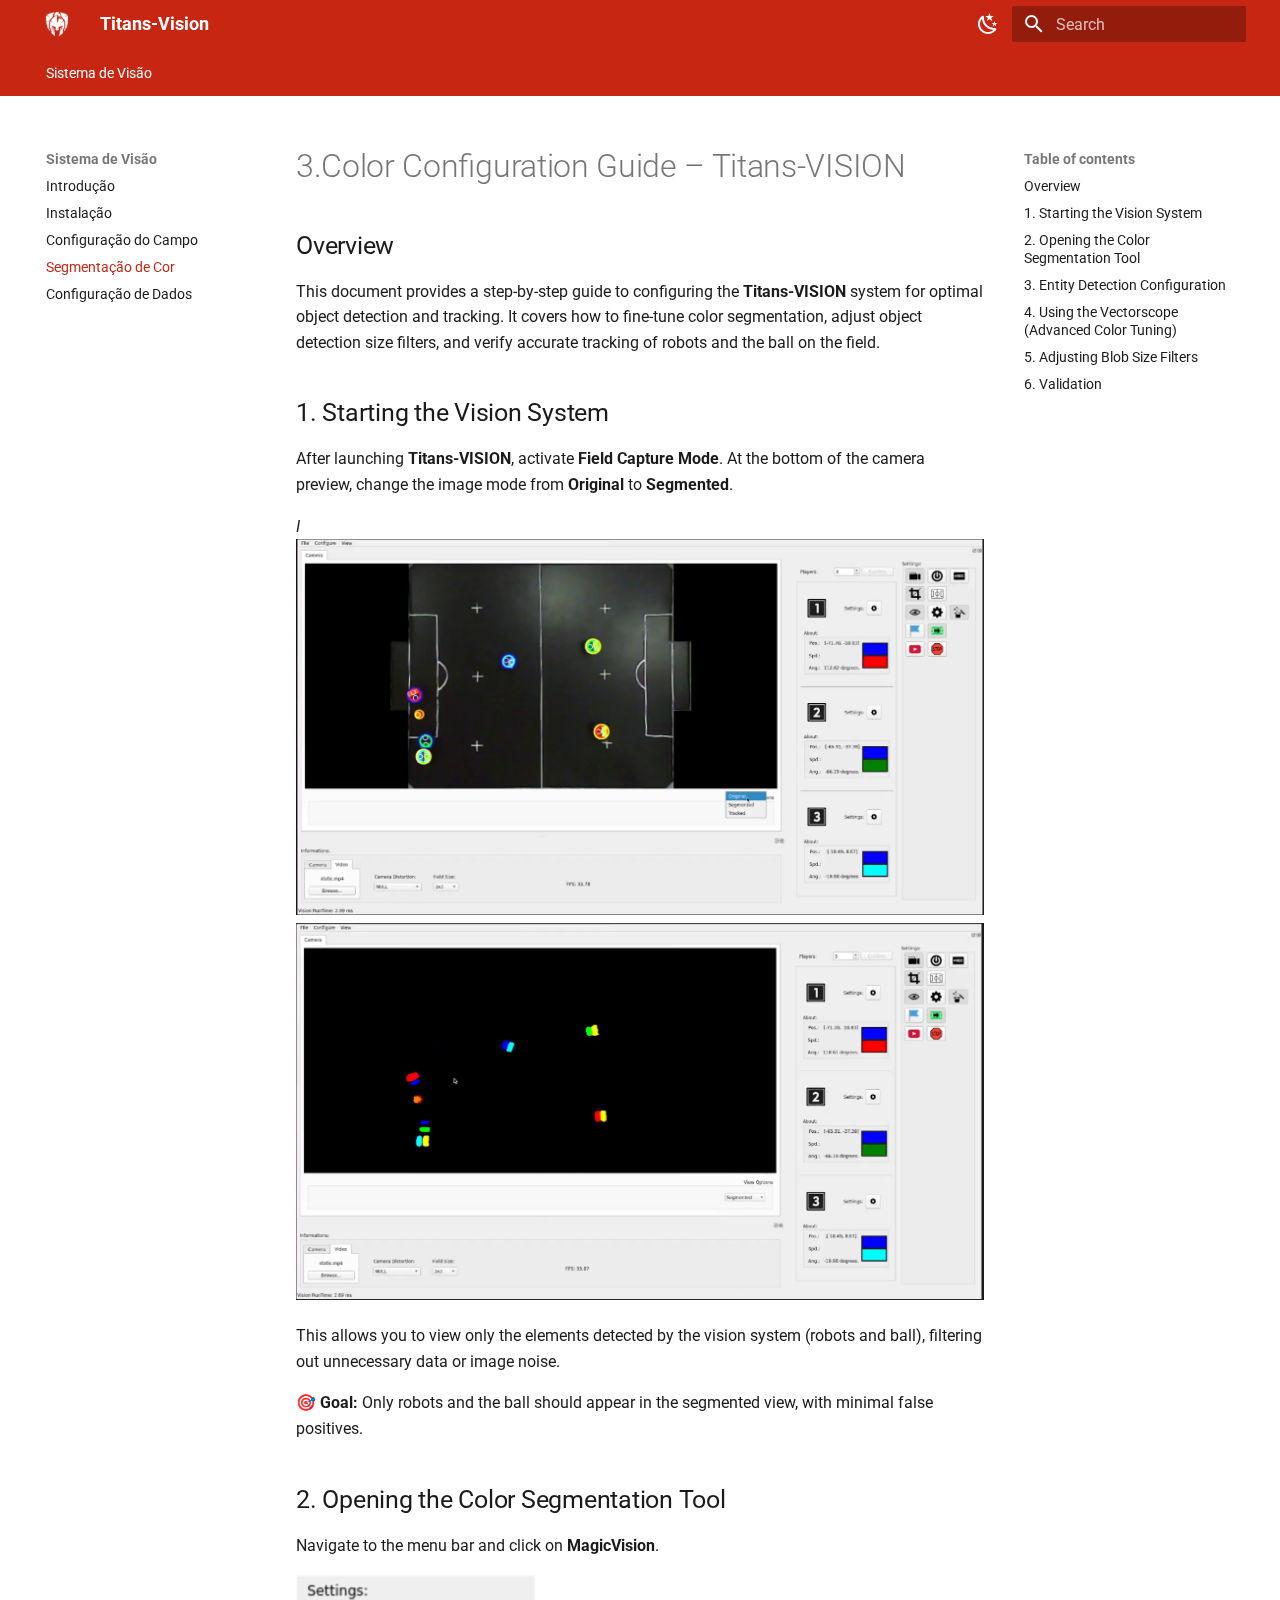
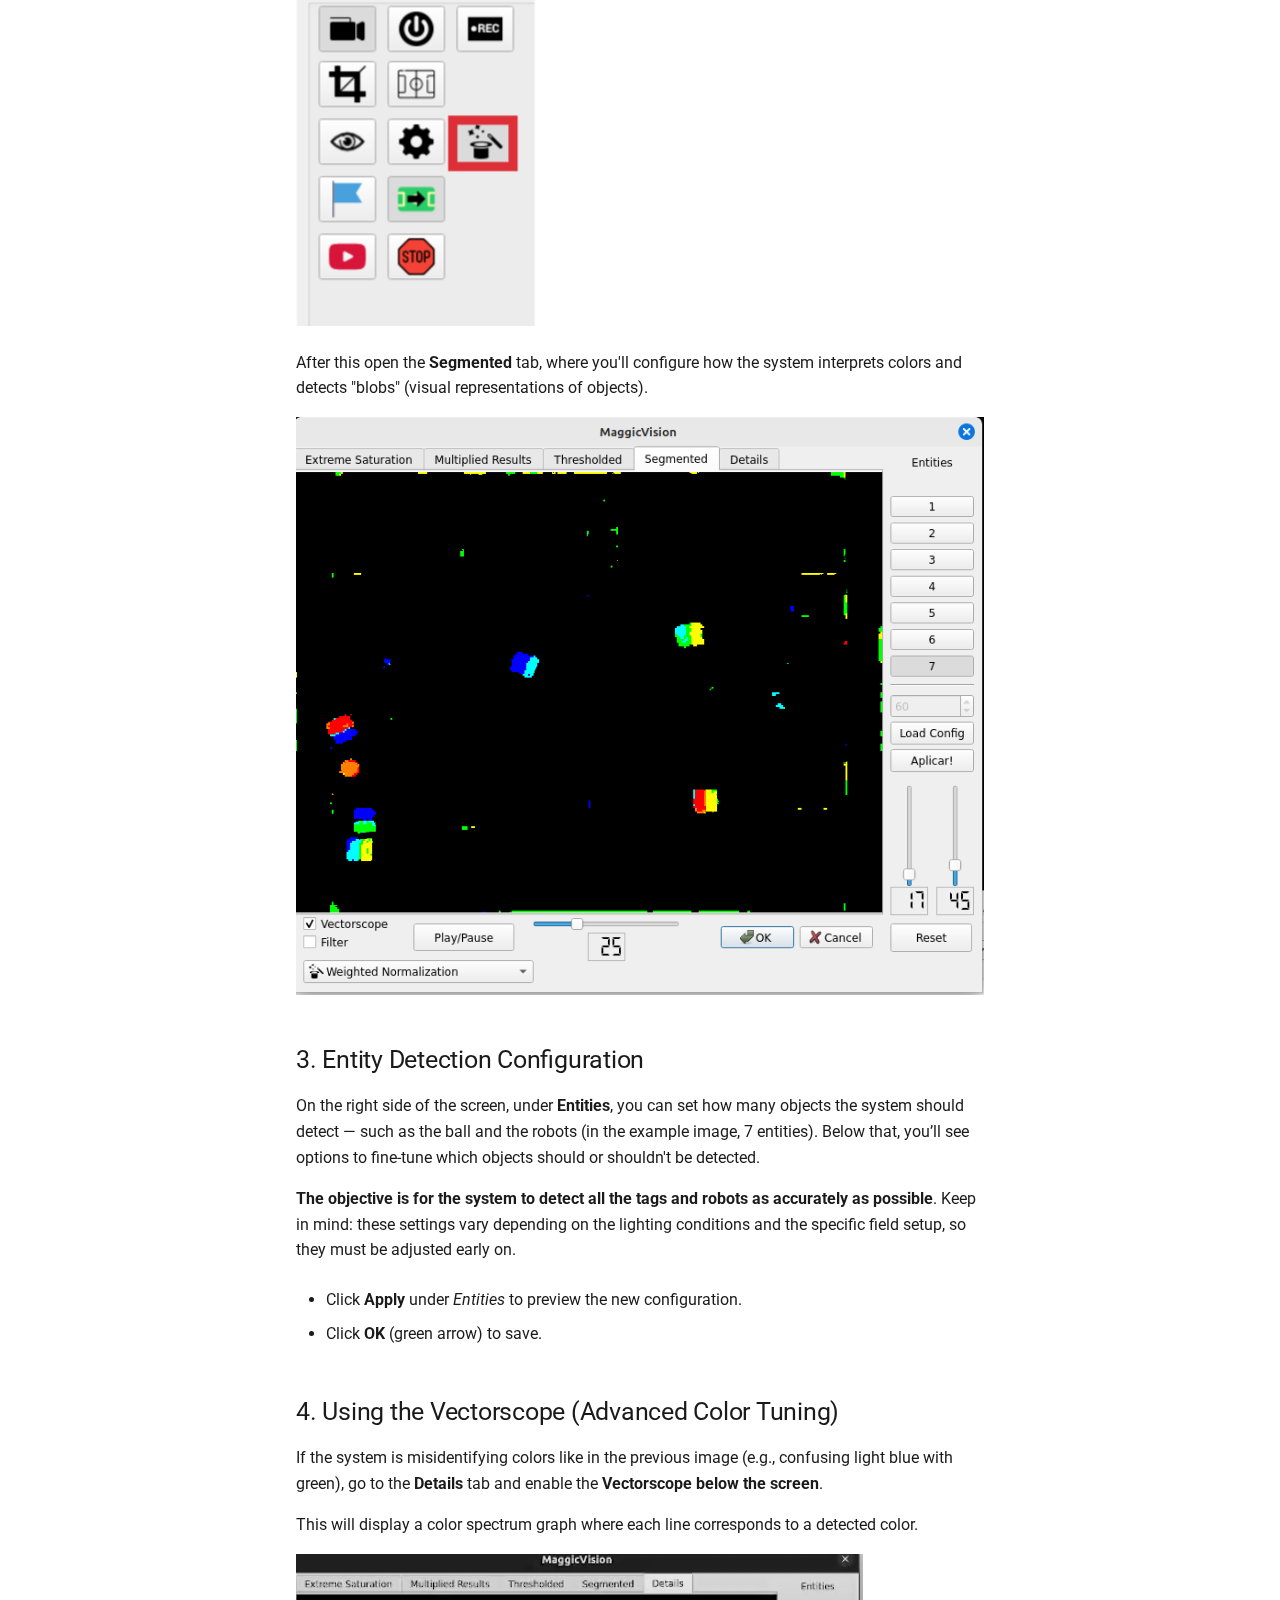
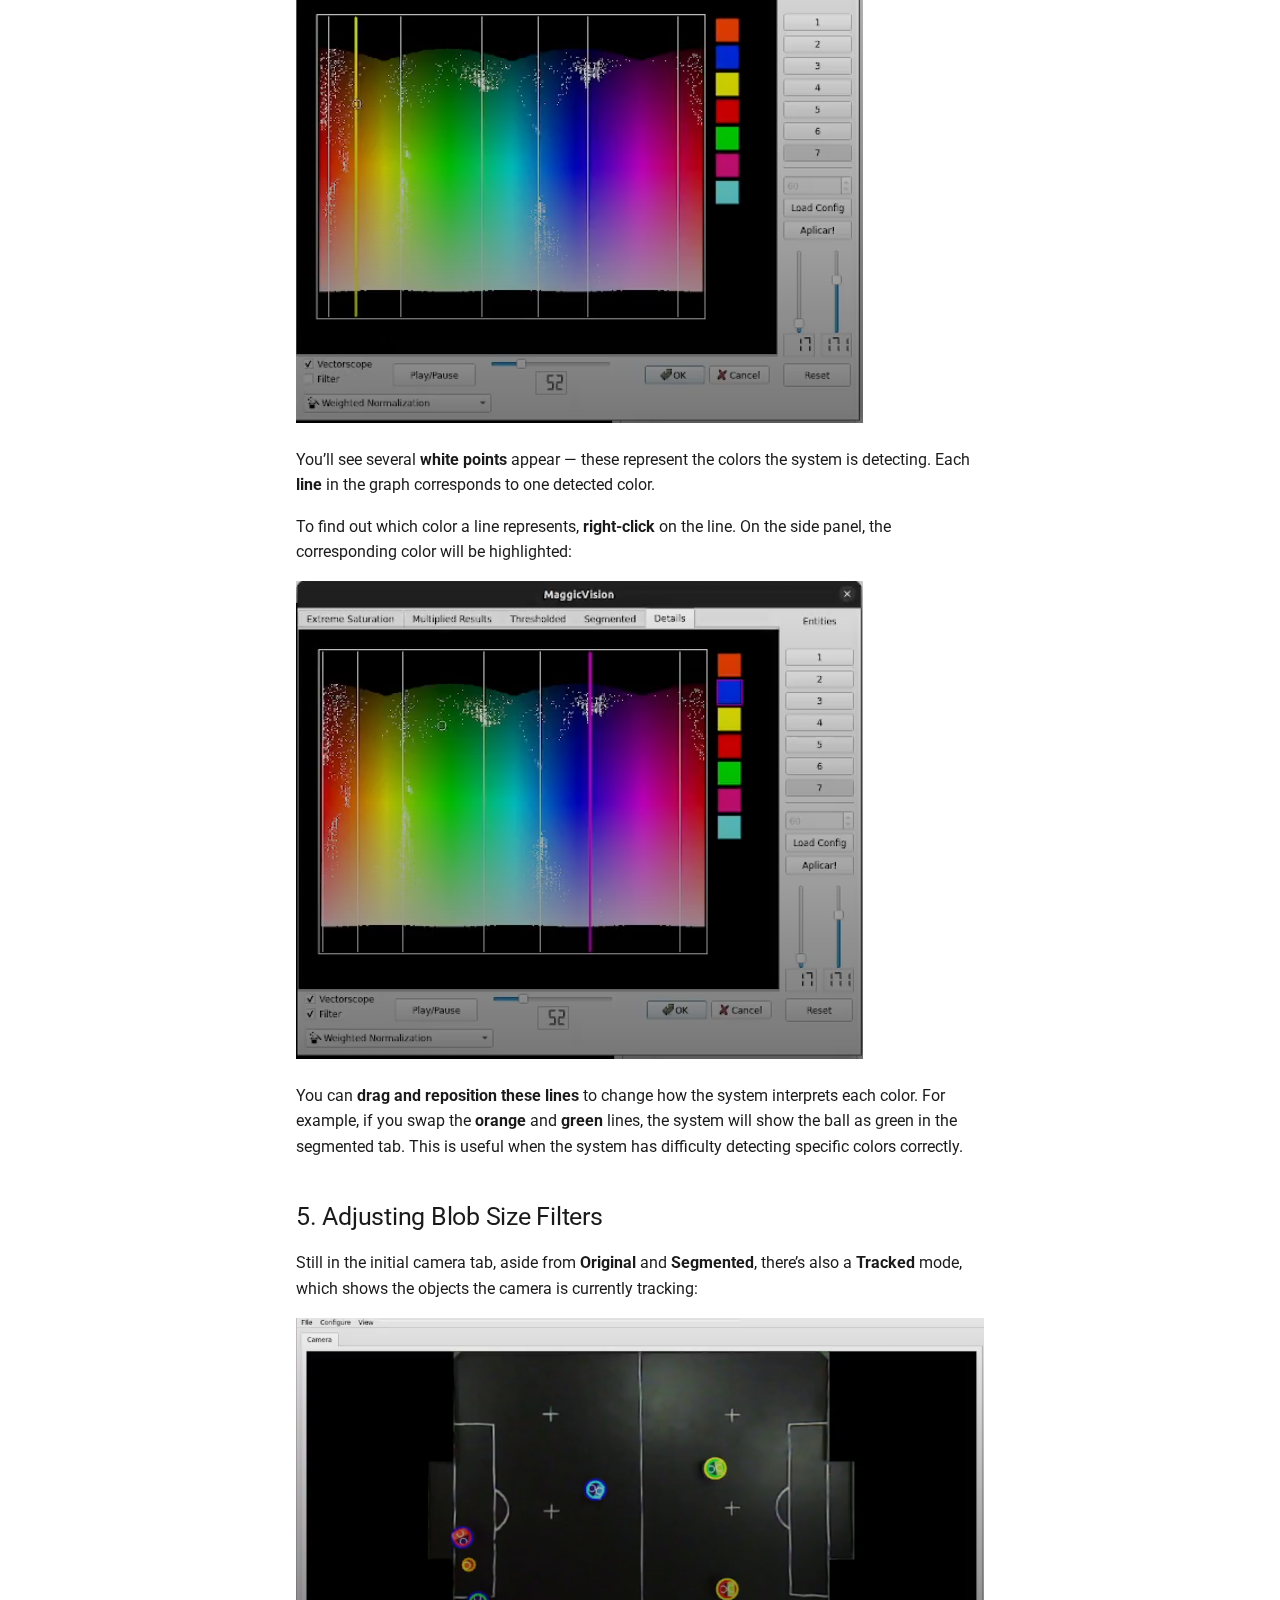
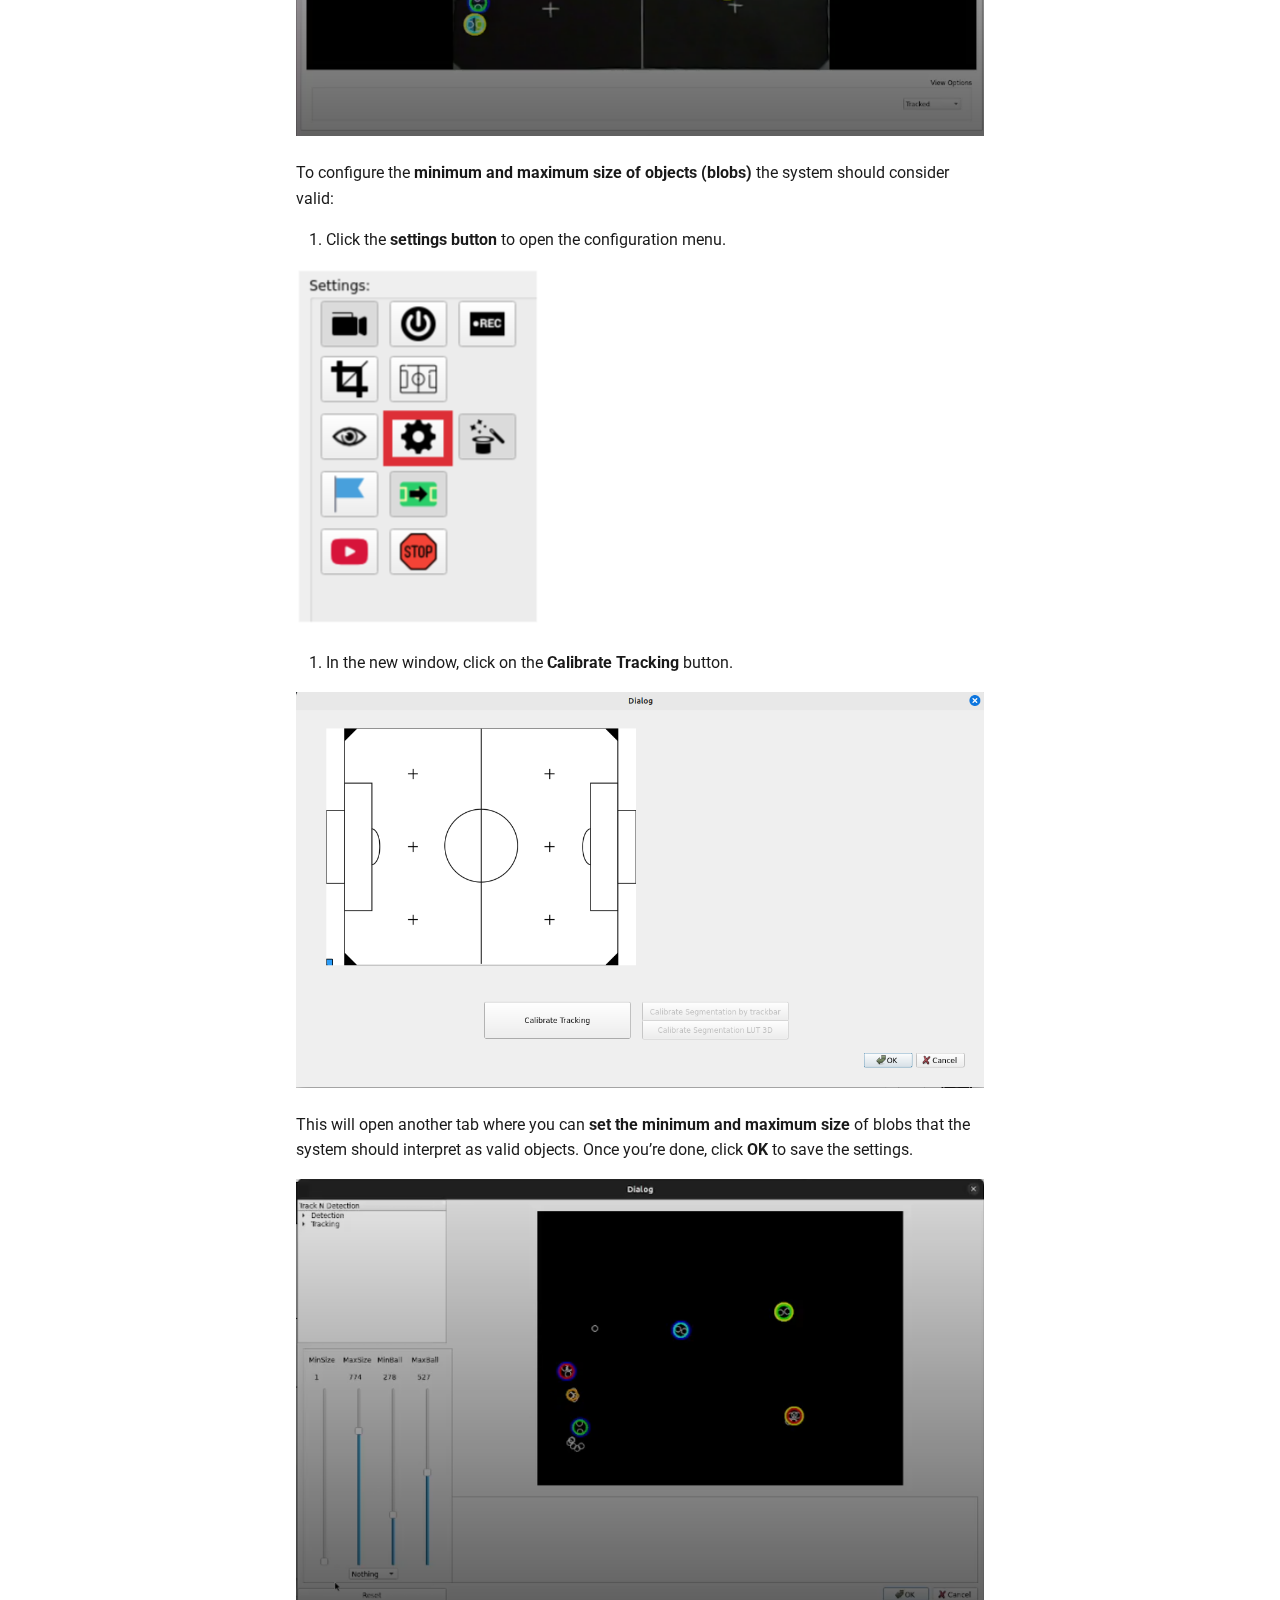
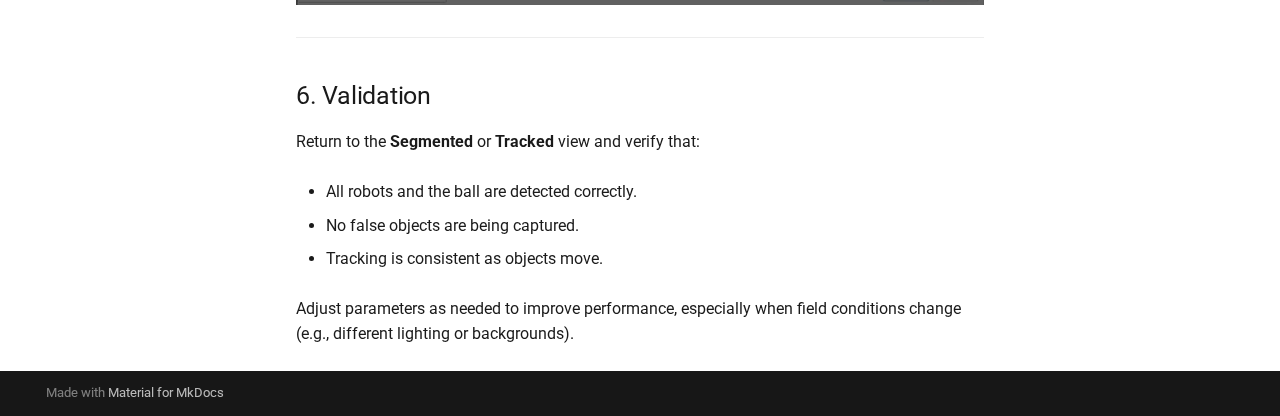
<file: visao/3cores/index.html>
<!doctype html>
<html lang="en" class="no-js">
  <head>
    
      <meta charset="utf-8">
      <meta name="viewport" content="width=device-width,initial-scale=1">
      
      
      
      
        <link rel="prev" href="../2campo/">
      
      
        <link rel="next" href="../4dado/">
      
      
      <link rel="icon" href="../../assets/images/favicon.png">
      <meta name="generator" content="mkdocs-1.6.1, mkdocs-material-9.6.14">
    
    
      
        <title>Segmentação de Cor - Titans-Vision</title>
      
    
    
      <link rel="stylesheet" href="../../assets/stylesheets/main.342714a4.min.css">
      
        
        <link rel="stylesheet" href="../../assets/stylesheets/palette.06af60db.min.css">
      
      


    
    
      
    
    
      
        
        
        <link rel="preconnect" href="https://fonts.gstatic.com" crossorigin>
        <link rel="stylesheet" href="https://fonts.googleapis.com/css?family=Roboto:300,300i,400,400i,700,700i%7CRoboto+Mono:400,400i,700,700i&display=fallback">
        <style>:root{--md-text-font:"Roboto";--md-code-font:"Roboto Mono"}</style>
      
    
    
      <link rel="stylesheet" href="../../stylesheets/extra.css">
    
    <script>__md_scope=new URL("../..",location),__md_hash=e=>[...e].reduce(((e,_)=>(e<<5)-e+_.charCodeAt(0)),0),__md_get=(e,_=localStorage,t=__md_scope)=>JSON.parse(_.getItem(t.pathname+"."+e)),__md_set=(e,_,t=localStorage,a=__md_scope)=>{try{t.setItem(a.pathname+"."+e,JSON.stringify(_))}catch(e){}}</script>
    
      

    
    
    
  </head>
  
  
    
    
      
    
    
    
    
    <body dir="ltr" data-md-color-scheme="titans-light" data-md-color-primary="indigo" data-md-color-accent="indigo">
  
    
    <input class="md-toggle" data-md-toggle="drawer" type="checkbox" id="__drawer" autocomplete="off">
    <input class="md-toggle" data-md-toggle="search" type="checkbox" id="__search" autocomplete="off">
    <label class="md-overlay" for="__drawer"></label>
    <div data-md-component="skip">
      
        
        <a href="#3color-configuration-guide-titans-vision" class="md-skip">
          Skip to content
        </a>
      
    </div>
    <div data-md-component="announce">
      
    </div>
    
    
      

<header class="md-header" data-md-component="header">
  <nav class="md-header__inner md-grid" aria-label="Header">
    <a href="../.." title="Titans-Vision" class="md-header__button md-logo" aria-label="Titans-Vision" data-md-component="logo">
      
  <img src="../../assets/titans.png" alt="logo">

    </a>
    <label class="md-header__button md-icon" for="__drawer">
      
      <svg xmlns="http://www.w3.org/2000/svg" viewBox="0 0 24 24"><path d="M3 6h18v2H3zm0 5h18v2H3zm0 5h18v2H3z"/></svg>
    </label>
    <div class="md-header__title" data-md-component="header-title">
      <div class="md-header__ellipsis">
        <div class="md-header__topic">
          <span class="md-ellipsis">
            Titans-Vision
          </span>
        </div>
        <div class="md-header__topic" data-md-component="header-topic">
          <span class="md-ellipsis">
            
              Segmentação de Cor
            
          </span>
        </div>
      </div>
    </div>
    
      
        <form class="md-header__option" data-md-component="palette">
  
    
    
    
    <input class="md-option" data-md-color-media="" data-md-color-scheme="titans-light" data-md-color-primary="indigo" data-md-color-accent="indigo"  aria-label="Modo escuro"  type="radio" name="__palette" id="__palette_0">
    
      <label class="md-header__button md-icon" title="Modo escuro" for="__palette_1" hidden>
        <svg xmlns="http://www.w3.org/2000/svg" viewBox="0 0 24 24"><path d="m17.75 4.09-2.53 1.94.91 3.06-2.63-1.81-2.63 1.81.91-3.06-2.53-1.94L12.44 4l1.06-3 1.06 3zm3.5 6.91-1.64 1.25.59 1.98-1.7-1.17-1.7 1.17.59-1.98L15.75 11l2.06-.05L18.5 9l.69 1.95zm-2.28 4.95c.83-.08 1.72 1.1 1.19 1.85-.32.45-.66.87-1.08 1.27C15.17 23 8.84 23 4.94 19.07c-3.91-3.9-3.91-10.24 0-14.14.4-.4.82-.76 1.27-1.08.75-.53 1.93.36 1.85 1.19-.27 2.86.69 5.83 2.89 8.02a9.96 9.96 0 0 0 8.02 2.89m-1.64 2.02a12.08 12.08 0 0 1-7.8-3.47c-2.17-2.19-3.33-5-3.49-7.82-2.81 3.14-2.7 7.96.31 10.98 3.02 3.01 7.84 3.12 10.98.31"/></svg>
      </label>
    
  
    
    
    
    <input class="md-option" data-md-color-media="" data-md-color-scheme="titans-dark" data-md-color-primary="indigo" data-md-color-accent="indigo"  aria-label="Modo claro"  type="radio" name="__palette" id="__palette_1">
    
      <label class="md-header__button md-icon" title="Modo claro" for="__palette_0" hidden>
        <svg xmlns="http://www.w3.org/2000/svg" viewBox="0 0 24 24"><path d="M12 7a5 5 0 0 1 5 5 5 5 0 0 1-5 5 5 5 0 0 1-5-5 5 5 0 0 1 5-5m0 2a3 3 0 0 0-3 3 3 3 0 0 0 3 3 3 3 0 0 0 3-3 3 3 0 0 0-3-3m0-7 2.39 3.42C13.65 5.15 12.84 5 12 5s-1.65.15-2.39.42zM3.34 7l4.16-.35A7.2 7.2 0 0 0 5.94 8.5c-.44.74-.69 1.5-.83 2.29zm.02 10 1.76-3.77a7.131 7.131 0 0 0 2.38 4.14zM20.65 7l-1.77 3.79a7.02 7.02 0 0 0-2.38-4.15zm-.01 10-4.14.36c.59-.51 1.12-1.14 1.54-1.86.42-.73.69-1.5.83-2.29zM12 22l-2.41-3.44c.74.27 1.55.44 2.41.44.82 0 1.63-.17 2.37-.44z"/></svg>
      </label>
    
  
</form>
      
    
    
      <script>var palette=__md_get("__palette");if(palette&&palette.color){if("(prefers-color-scheme)"===palette.color.media){var media=matchMedia("(prefers-color-scheme: light)"),input=document.querySelector(media.matches?"[data-md-color-media='(prefers-color-scheme: light)']":"[data-md-color-media='(prefers-color-scheme: dark)']");palette.color.media=input.getAttribute("data-md-color-media"),palette.color.scheme=input.getAttribute("data-md-color-scheme"),palette.color.primary=input.getAttribute("data-md-color-primary"),palette.color.accent=input.getAttribute("data-md-color-accent")}for(var[key,value]of Object.entries(palette.color))document.body.setAttribute("data-md-color-"+key,value)}</script>
    
    
    
      
      
        <label class="md-header__button md-icon" for="__search">
          
          <svg xmlns="http://www.w3.org/2000/svg" viewBox="0 0 24 24"><path d="M9.5 3A6.5 6.5 0 0 1 16 9.5c0 1.61-.59 3.09-1.56 4.23l.27.27h.79l5 5-1.5 1.5-5-5v-.79l-.27-.27A6.52 6.52 0 0 1 9.5 16 6.5 6.5 0 0 1 3 9.5 6.5 6.5 0 0 1 9.5 3m0 2C7 5 5 7 5 9.5S7 14 9.5 14 14 12 14 9.5 12 5 9.5 5"/></svg>
        </label>
        <div class="md-search" data-md-component="search" role="dialog">
  <label class="md-search__overlay" for="__search"></label>
  <div class="md-search__inner" role="search">
    <form class="md-search__form" name="search">
      <input type="text" class="md-search__input" name="query" aria-label="Search" placeholder="Search" autocapitalize="off" autocorrect="off" autocomplete="off" spellcheck="false" data-md-component="search-query" required>
      <label class="md-search__icon md-icon" for="__search">
        
        <svg xmlns="http://www.w3.org/2000/svg" viewBox="0 0 24 24"><path d="M9.5 3A6.5 6.5 0 0 1 16 9.5c0 1.61-.59 3.09-1.56 4.23l.27.27h.79l5 5-1.5 1.5-5-5v-.79l-.27-.27A6.52 6.52 0 0 1 9.5 16 6.5 6.5 0 0 1 3 9.5 6.5 6.5 0 0 1 9.5 3m0 2C7 5 5 7 5 9.5S7 14 9.5 14 14 12 14 9.5 12 5 9.5 5"/></svg>
        
        <svg xmlns="http://www.w3.org/2000/svg" viewBox="0 0 24 24"><path d="M20 11v2H8l5.5 5.5-1.42 1.42L4.16 12l7.92-7.92L13.5 5.5 8 11z"/></svg>
      </label>
      <nav class="md-search__options" aria-label="Search">
        
        <button type="reset" class="md-search__icon md-icon" title="Clear" aria-label="Clear" tabindex="-1">
          
          <svg xmlns="http://www.w3.org/2000/svg" viewBox="0 0 24 24"><path d="M19 6.41 17.59 5 12 10.59 6.41 5 5 6.41 10.59 12 5 17.59 6.41 19 12 13.41 17.59 19 19 17.59 13.41 12z"/></svg>
        </button>
      </nav>
      
    </form>
    <div class="md-search__output">
      <div class="md-search__scrollwrap" tabindex="0" data-md-scrollfix>
        <div class="md-search-result" data-md-component="search-result">
          <div class="md-search-result__meta">
            Initializing search
          </div>
          <ol class="md-search-result__list" role="presentation"></ol>
        </div>
      </div>
    </div>
  </div>
</div>
      
    
    
  </nav>
  
</header>
    
    <div class="md-container" data-md-component="container">
      
      
        
          
            
<nav class="md-tabs" aria-label="Tabs" data-md-component="tabs">
  <div class="md-grid">
    <ul class="md-tabs__list">
      
        
  
  
  
    
  
  
    
    
      <li class="md-tabs__item md-tabs__item--active">
        <a href="../" class="md-tabs__link">
          
  
  
  Sistema de Visão

        </a>
      </li>
    
  

      
    </ul>
  </div>
</nav>
          
        
      
      <main class="md-main" data-md-component="main">
        <div class="md-main__inner md-grid">
          
            
              
              <div class="md-sidebar md-sidebar--primary" data-md-component="sidebar" data-md-type="navigation" >
                <div class="md-sidebar__scrollwrap">
                  <div class="md-sidebar__inner">
                    


  


<nav class="md-nav md-nav--primary md-nav--lifted" aria-label="Navigation" data-md-level="0">
  <label class="md-nav__title" for="__drawer">
    <a href="../.." title="Titans-Vision" class="md-nav__button md-logo" aria-label="Titans-Vision" data-md-component="logo">
      
  <img src="../../assets/titans.png" alt="logo">

    </a>
    Titans-Vision
  </label>
  
  <ul class="md-nav__list" data-md-scrollfix>
    
      
      
  
  
    
  
  
  
    
    
    
    
      
        
        
      
      
    
    
    <li class="md-nav__item md-nav__item--active md-nav__item--section md-nav__item--nested">
      
        
        
        <input class="md-nav__toggle md-toggle " type="checkbox" id="__nav_1" checked>
        
          
          <label class="md-nav__link" for="__nav_1" id="__nav_1_label" tabindex="">
            
  
  
  <span class="md-ellipsis">
    Sistema de Visão
    
  </span>
  

            <span class="md-nav__icon md-icon"></span>
          </label>
        
        <nav class="md-nav" data-md-level="1" aria-labelledby="__nav_1_label" aria-expanded="true">
          <label class="md-nav__title" for="__nav_1">
            <span class="md-nav__icon md-icon"></span>
            Sistema de Visão
          </label>
          <ul class="md-nav__list" data-md-scrollfix>
            
              
                
  
  
  
  
    <li class="md-nav__item">
      <a href="../" class="md-nav__link">
        
  
  
  <span class="md-ellipsis">
    Introdução
    
  </span>
  

      </a>
    </li>
  

              
            
              
                
  
  
  
  
    <li class="md-nav__item">
      <a href="../1instalar/" class="md-nav__link">
        
  
  
  <span class="md-ellipsis">
    Instalação
    
  </span>
  

      </a>
    </li>
  

              
            
              
                
  
  
  
  
    <li class="md-nav__item">
      <a href="../2campo/" class="md-nav__link">
        
  
  
  <span class="md-ellipsis">
    Configuração do Campo
    
  </span>
  

      </a>
    </li>
  

              
            
              
                
  
  
    
  
  
  
    <li class="md-nav__item md-nav__item--active">
      
      <input class="md-nav__toggle md-toggle" type="checkbox" id="__toc">
      
      
        
      
      
        <label class="md-nav__link md-nav__link--active" for="__toc">
          
  
  
  <span class="md-ellipsis">
    Segmentação de Cor
    
  </span>
  

          <span class="md-nav__icon md-icon"></span>
        </label>
      
      <a href="./" class="md-nav__link md-nav__link--active">
        
  
  
  <span class="md-ellipsis">
    Segmentação de Cor
    
  </span>
  

      </a>
      
        

<nav class="md-nav md-nav--secondary" aria-label="Table of contents">
  
  
  
    
  
  
    <label class="md-nav__title" for="__toc">
      <span class="md-nav__icon md-icon"></span>
      Table of contents
    </label>
    <ul class="md-nav__list" data-md-component="toc" data-md-scrollfix>
      
        <li class="md-nav__item">
  <a href="#overview" class="md-nav__link">
    <span class="md-ellipsis">
      Overview
    </span>
  </a>
  
</li>
      
        <li class="md-nav__item">
  <a href="#1-starting-the-vision-system" class="md-nav__link">
    <span class="md-ellipsis">
      1. Starting the Vision System
    </span>
  </a>
  
</li>
      
        <li class="md-nav__item">
  <a href="#2-opening-the-color-segmentation-tool" class="md-nav__link">
    <span class="md-ellipsis">
      2. Opening the Color Segmentation Tool
    </span>
  </a>
  
</li>
      
        <li class="md-nav__item">
  <a href="#3-entity-detection-configuration" class="md-nav__link">
    <span class="md-ellipsis">
      3. Entity Detection Configuration
    </span>
  </a>
  
</li>
      
        <li class="md-nav__item">
  <a href="#4-using-the-vectorscope-advanced-color-tuning" class="md-nav__link">
    <span class="md-ellipsis">
      4. Using the Vectorscope (Advanced Color Tuning)
    </span>
  </a>
  
</li>
      
        <li class="md-nav__item">
  <a href="#5-adjusting-blob-size-filters" class="md-nav__link">
    <span class="md-ellipsis">
      5. Adjusting Blob Size Filters
    </span>
  </a>
  
</li>
      
        <li class="md-nav__item">
  <a href="#6-validation" class="md-nav__link">
    <span class="md-ellipsis">
      6. Validation
    </span>
  </a>
  
</li>
      
    </ul>
  
</nav>
      
    </li>
  

              
            
              
                
  
  
  
  
    <li class="md-nav__item">
      <a href="../4dado/" class="md-nav__link">
        
  
  
  <span class="md-ellipsis">
    Configuração de Dados
    
  </span>
  

      </a>
    </li>
  

              
            
          </ul>
        </nav>
      
    </li>
  

    
  </ul>
</nav>
                  </div>
                </div>
              </div>
            
            
              
              <div class="md-sidebar md-sidebar--secondary" data-md-component="sidebar" data-md-type="toc" >
                <div class="md-sidebar__scrollwrap">
                  <div class="md-sidebar__inner">
                    

<nav class="md-nav md-nav--secondary" aria-label="Table of contents">
  
  
  
    
  
  
    <label class="md-nav__title" for="__toc">
      <span class="md-nav__icon md-icon"></span>
      Table of contents
    </label>
    <ul class="md-nav__list" data-md-component="toc" data-md-scrollfix>
      
        <li class="md-nav__item">
  <a href="#overview" class="md-nav__link">
    <span class="md-ellipsis">
      Overview
    </span>
  </a>
  
</li>
      
        <li class="md-nav__item">
  <a href="#1-starting-the-vision-system" class="md-nav__link">
    <span class="md-ellipsis">
      1. Starting the Vision System
    </span>
  </a>
  
</li>
      
        <li class="md-nav__item">
  <a href="#2-opening-the-color-segmentation-tool" class="md-nav__link">
    <span class="md-ellipsis">
      2. Opening the Color Segmentation Tool
    </span>
  </a>
  
</li>
      
        <li class="md-nav__item">
  <a href="#3-entity-detection-configuration" class="md-nav__link">
    <span class="md-ellipsis">
      3. Entity Detection Configuration
    </span>
  </a>
  
</li>
      
        <li class="md-nav__item">
  <a href="#4-using-the-vectorscope-advanced-color-tuning" class="md-nav__link">
    <span class="md-ellipsis">
      4. Using the Vectorscope (Advanced Color Tuning)
    </span>
  </a>
  
</li>
      
        <li class="md-nav__item">
  <a href="#5-adjusting-blob-size-filters" class="md-nav__link">
    <span class="md-ellipsis">
      5. Adjusting Blob Size Filters
    </span>
  </a>
  
</li>
      
        <li class="md-nav__item">
  <a href="#6-validation" class="md-nav__link">
    <span class="md-ellipsis">
      6. Validation
    </span>
  </a>
  
</li>
      
    </ul>
  
</nav>
                  </div>
                </div>
              </div>
            
          
          
            <div class="md-content" data-md-component="content">
              <article class="md-content__inner md-typeset">
                
                  



<h1 id="3color-configuration-guide-titans-vision">3.Color Configuration Guide – Titans-VISION</h1>
<h2 id="overview"><strong>Overview</strong></h2>
<p>This document provides a step-by-step guide to configuring the <strong>Titans-VISION</strong> system for optimal object detection and tracking. It covers how to fine-tune color segmentation, adjust object detection size filters, and verify accurate tracking of robots and the ball on the field.</p>
<h2 id="1-starting-the-vision-system"><strong>1. Starting the Vision System</strong></h2>
<p>After launching <strong>Titans-VISION</strong>, activate <strong>Field Capture Mode</strong>. At the bottom of the camera preview, change the image mode from <strong>Original</strong> to <strong>Segmented</strong>.</p>
<p><em>I</em><img alt="Image 1 – showing the Titans-Vision startup screen" src="../assets/img/cores01.png" /> 
<img alt="Image 2 – showing the segmented mode in Titans-Vision" src="../assets/img/cores02.png" /></p>
<p>This allows you to view only the elements detected by the vision system (robots and ball), filtering out unnecessary data or image noise.</p>
<p>🎯 <strong>Goal:</strong> Only robots and the ball should appear in the segmented view, with minimal false positives.</p>
<h2 id="2-opening-the-color-segmentation-tool"><strong>2. Opening the Color Segmentation Tool</strong></h2>
<p>Navigate to the menu bar and click on <strong>MagicVision</strong>. </p>
<p><img alt="Image 3 –Image showing the button to open the MagicVision menu" src="../assets/img/cores03.png" /> </p>
<p>After this open the <strong>Segmented</strong> tab, where you'll configure how the system interprets colors and detects "blobs" (visual representations of objects).</p>
<p><img alt="Image 4 – showing the segmented tab of MagicVision" src="../assets/img/cores04.png" /> </p>
<h2 id="3-entity-detection-configuration"><strong>3. Entity Detection Configuration</strong></h2>
<p>On the right side of the screen, under <strong>Entities</strong>, you can set how many objects the system should detect — such as the ball and the robots (in the example image, 7 entities). Below that, you’ll see options to fine-tune which objects should or shouldn't be detected.</p>
<p><strong>The objective is for the system to detect all the tags and robots as accurately as possible</strong>. 
 Keep in mind: these settings vary depending on the lighting conditions and the specific field setup, so they must be adjusted early on.</p>
<ul>
<li>
<p>Click <strong>Apply</strong> under <em>Entities</em> to preview the new configuration.</p>
</li>
<li>
<p>Click <strong>OK</strong> (green arrow) to save.</p>
</li>
</ul>
<h2 id="4-using-the-vectorscope-advanced-color-tuning"><strong>4. Using the Vectorscope (Advanced Color Tuning)</strong></h2>
<p>If the system is misidentifying colors like in the previous image (e.g., confusing light blue with green), go to the <strong>Details</strong> tab and enable the <strong>Vectorscope below the screen</strong>.</p>
<p>This will display a color spectrum graph where each line corresponds to a detected color.</p>
<p><img alt="Image 5 – showing the Details tab in MagicVision" src="../assets/img/cores05.png" /></p>
<p>You’ll see several <strong>white points</strong> appear — these represent the colors the system is detecting. Each <strong>line</strong> in the graph corresponds to one detected color.</p>
<p>To find out which color a line represents, <strong>right-click</strong> on the line. On the side panel, the corresponding color will be highlighted:</p>
<p><img alt="Image 6 – showing the selected color line (e.g., dark blue)" src="../assets/img/cores06.png" /> </p>
<p>You can <strong>drag and reposition these lines</strong> to change how the system interprets each color. 
 For example, if you swap the <strong>orange</strong> and <strong>green</strong> lines, the system will show the ball as green in the segmented tab. 
 This is useful when the system has difficulty detecting specific colors correctly.</p>
<h2 id="5-adjusting-blob-size-filters"><strong>5. Adjusting Blob Size Filters</strong></h2>
<p>Still in the initial camera tab, aside from <strong>Original</strong> and <strong>Segmented</strong>, there’s also a <strong>Tracked</strong> mode, which shows the objects the camera is currently tracking:</p>
<p><img alt="Image 7 – showing the Tracked mode in Titans-Vision" src="../assets/img/cores07.png" /> </p>
<p>To configure the <strong>minimum and maximum size of objects (blobs)</strong> the system should consider valid:</p>
<ol>
<li>Click the <strong>settings button</strong> to open the configuration menu.</li>
</ol>
<p><img alt="Image 8 – showing the button to open the configuration menu" src="../assets/img/cores08.png" /> </p>
<ol>
<li>In the new window, click on the <strong>Calibrate Tracking</strong> button.</li>
</ol>
<p><img alt="Image 9 – Image showing the button to open the detection size configuration menu" src="../assets/img/cores09.png" /> </p>
<p>This will open another tab where you can <strong>set the minimum and maximum size</strong> of blobs that the system should interpret as valid objects. 
 Once you’re done, click <strong>OK</strong> to save the settings.</p>
<p><img alt="Image 10 – showing the blob size configuration screen" src="../assets/img/cores10.png" /> </p>
<hr />
<h2 id="6-validation"><strong>6. Validation</strong></h2>
<p>Return to the <strong>Segmented</strong> or <strong>Tracked</strong> view and verify that:</p>
<ul>
<li>
<p>All robots and the ball are detected correctly.</p>
</li>
<li>
<p>No false objects are being captured.</p>
</li>
<li>
<p>Tracking is consistent as objects move.</p>
</li>
</ul>
<p>Adjust parameters as needed to improve performance, especially when field conditions change (e.g., different lighting or backgrounds).</p>












                
              </article>
            </div>
          
          
<script>var target=document.getElementById(location.hash.slice(1));target&&target.name&&(target.checked=target.name.startsWith("__tabbed_"))</script>
        </div>
        
      </main>
      
        <footer class="md-footer">
  
  <div class="md-footer-meta md-typeset">
    <div class="md-footer-meta__inner md-grid">
      <div class="md-copyright">
  
  
    Made with
    <a href="https://squidfunk.github.io/mkdocs-material/" target="_blank" rel="noopener">
      Material for MkDocs
    </a>
  
</div>
      
    </div>
  </div>
</footer>
      
    </div>
    <div class="md-dialog" data-md-component="dialog">
      <div class="md-dialog__inner md-typeset"></div>
    </div>
    
    
    
      
      <script id="__config" type="application/json">{"base": "../..", "features": ["navigation.tabs"], "search": "../../assets/javascripts/workers/search.d50fe291.min.js", "tags": null, "translations": {"clipboard.copied": "Copied to clipboard", "clipboard.copy": "Copy to clipboard", "search.result.more.one": "1 more on this page", "search.result.more.other": "# more on this page", "search.result.none": "No matching documents", "search.result.one": "1 matching document", "search.result.other": "# matching documents", "search.result.placeholder": "Type to start searching", "search.result.term.missing": "Missing", "select.version": "Select version"}, "version": null}</script>
    
    
      <script src="../../assets/javascripts/bundle.13a4f30d.min.js"></script>
      
    
  </body>
</html>
</file>
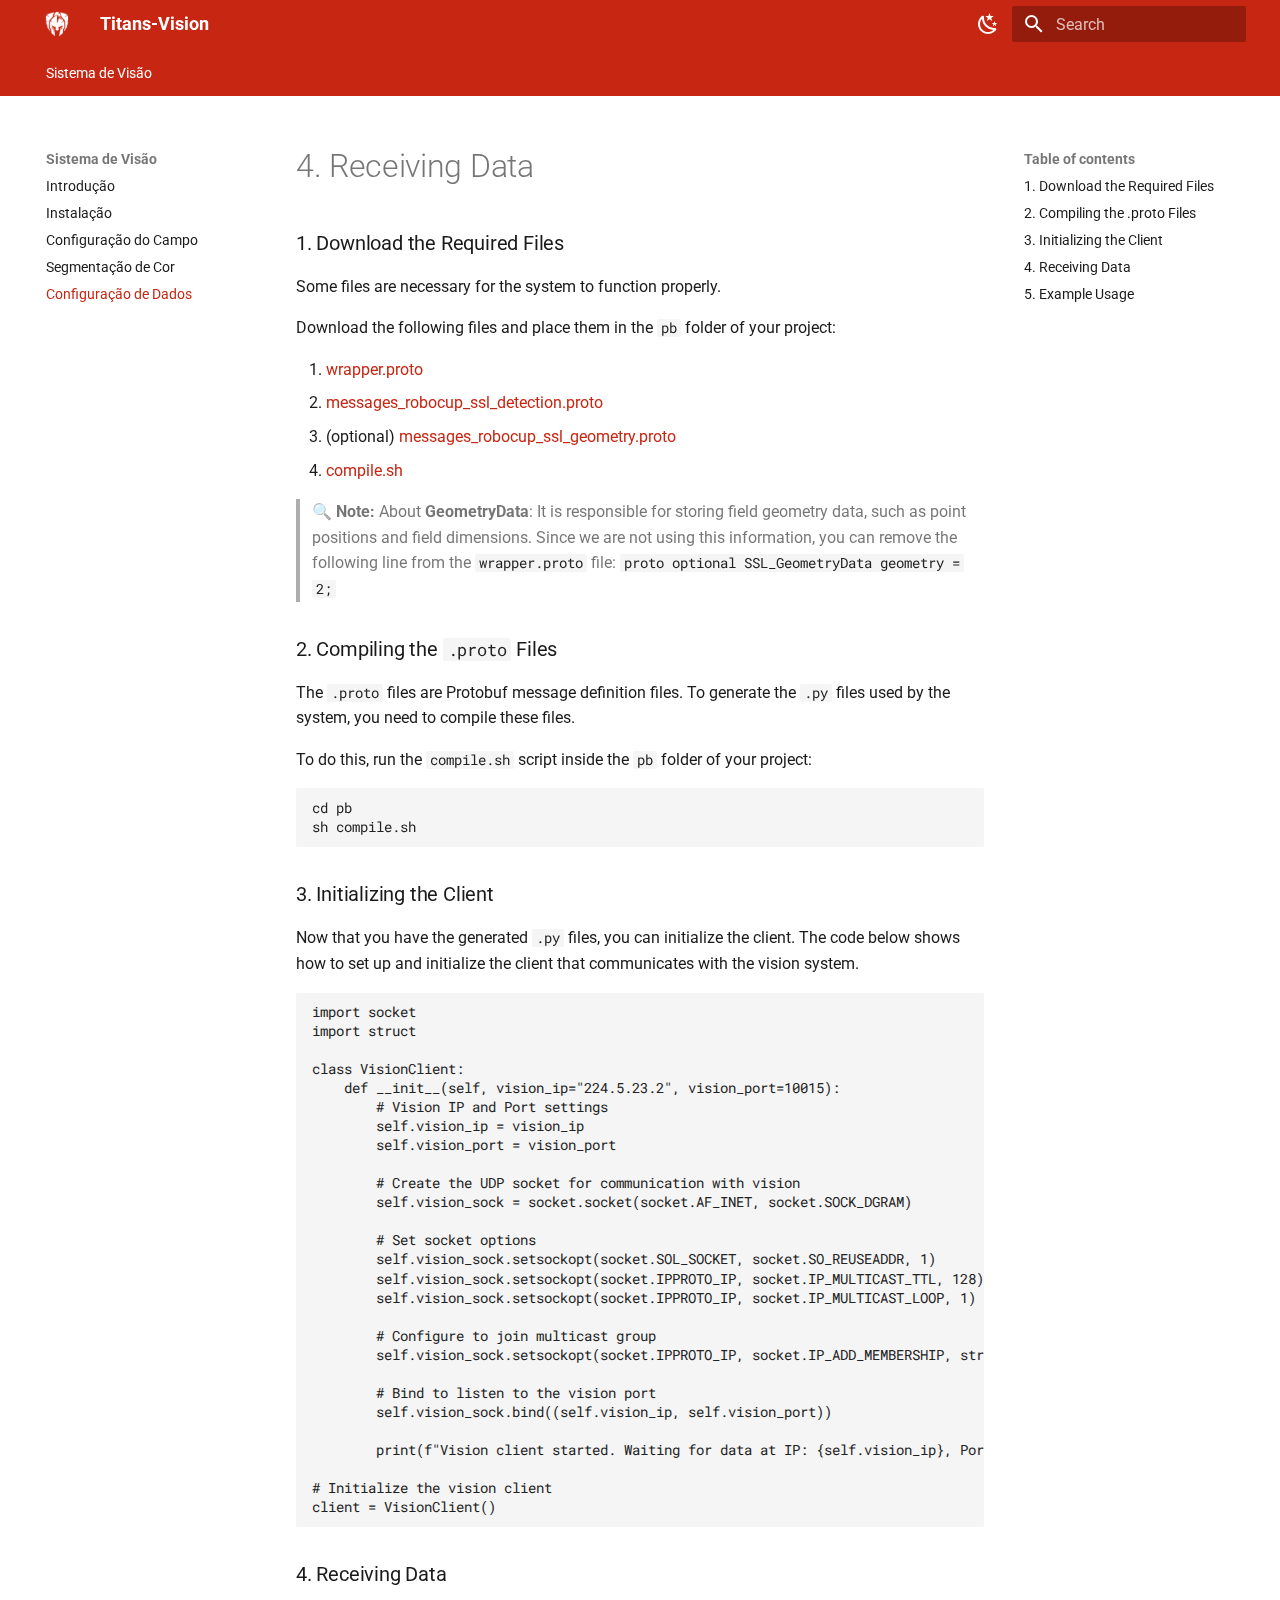
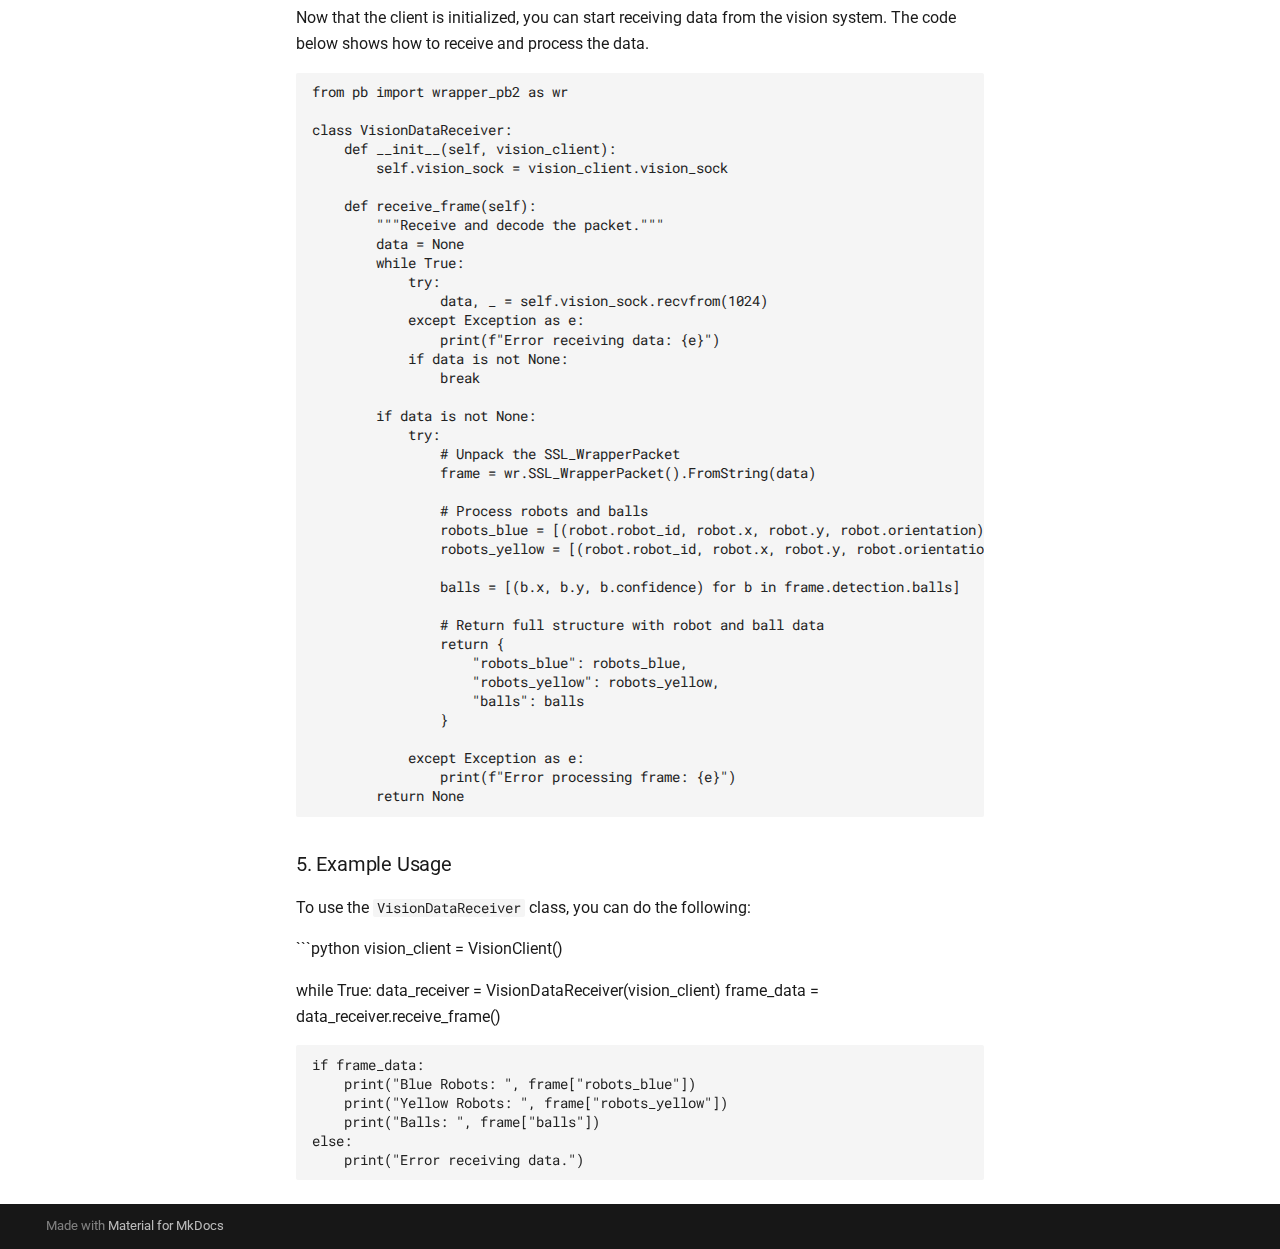
<file: visao/4dado/index.html>
<!doctype html>
<html lang="en" class="no-js">
  <head>
    
      <meta charset="utf-8">
      <meta name="viewport" content="width=device-width,initial-scale=1">
      
      
      
      
        <link rel="prev" href="../3cores/">
      
      
      
      <link rel="icon" href="../../assets/images/favicon.png">
      <meta name="generator" content="mkdocs-1.6.1, mkdocs-material-9.6.14">
    
    
      
        <title>Configuração de Dados - Titans-Vision</title>
      
    
    
      <link rel="stylesheet" href="../../assets/stylesheets/main.342714a4.min.css">
      
        
        <link rel="stylesheet" href="../../assets/stylesheets/palette.06af60db.min.css">
      
      


    
    
      
    
    
      
        
        
        <link rel="preconnect" href="https://fonts.gstatic.com" crossorigin>
        <link rel="stylesheet" href="https://fonts.googleapis.com/css?family=Roboto:300,300i,400,400i,700,700i%7CRoboto+Mono:400,400i,700,700i&display=fallback">
        <style>:root{--md-text-font:"Roboto";--md-code-font:"Roboto Mono"}</style>
      
    
    
      <link rel="stylesheet" href="../../stylesheets/extra.css">
    
    <script>__md_scope=new URL("../..",location),__md_hash=e=>[...e].reduce(((e,_)=>(e<<5)-e+_.charCodeAt(0)),0),__md_get=(e,_=localStorage,t=__md_scope)=>JSON.parse(_.getItem(t.pathname+"."+e)),__md_set=(e,_,t=localStorage,a=__md_scope)=>{try{t.setItem(a.pathname+"."+e,JSON.stringify(_))}catch(e){}}</script>
    
      

    
    
    
  </head>
  
  
    
    
      
    
    
    
    
    <body dir="ltr" data-md-color-scheme="titans-light" data-md-color-primary="indigo" data-md-color-accent="indigo">
  
    
    <input class="md-toggle" data-md-toggle="drawer" type="checkbox" id="__drawer" autocomplete="off">
    <input class="md-toggle" data-md-toggle="search" type="checkbox" id="__search" autocomplete="off">
    <label class="md-overlay" for="__drawer"></label>
    <div data-md-component="skip">
      
        
        <a href="#4-receiving-data" class="md-skip">
          Skip to content
        </a>
      
    </div>
    <div data-md-component="announce">
      
    </div>
    
    
      

<header class="md-header" data-md-component="header">
  <nav class="md-header__inner md-grid" aria-label="Header">
    <a href="../.." title="Titans-Vision" class="md-header__button md-logo" aria-label="Titans-Vision" data-md-component="logo">
      
  <img src="../../assets/titans.png" alt="logo">

    </a>
    <label class="md-header__button md-icon" for="__drawer">
      
      <svg xmlns="http://www.w3.org/2000/svg" viewBox="0 0 24 24"><path d="M3 6h18v2H3zm0 5h18v2H3zm0 5h18v2H3z"/></svg>
    </label>
    <div class="md-header__title" data-md-component="header-title">
      <div class="md-header__ellipsis">
        <div class="md-header__topic">
          <span class="md-ellipsis">
            Titans-Vision
          </span>
        </div>
        <div class="md-header__topic" data-md-component="header-topic">
          <span class="md-ellipsis">
            
              Configuração de Dados
            
          </span>
        </div>
      </div>
    </div>
    
      
        <form class="md-header__option" data-md-component="palette">
  
    
    
    
    <input class="md-option" data-md-color-media="" data-md-color-scheme="titans-light" data-md-color-primary="indigo" data-md-color-accent="indigo"  aria-label="Modo escuro"  type="radio" name="__palette" id="__palette_0">
    
      <label class="md-header__button md-icon" title="Modo escuro" for="__palette_1" hidden>
        <svg xmlns="http://www.w3.org/2000/svg" viewBox="0 0 24 24"><path d="m17.75 4.09-2.53 1.94.91 3.06-2.63-1.81-2.63 1.81.91-3.06-2.53-1.94L12.44 4l1.06-3 1.06 3zm3.5 6.91-1.64 1.25.59 1.98-1.7-1.17-1.7 1.17.59-1.98L15.75 11l2.06-.05L18.5 9l.69 1.95zm-2.28 4.95c.83-.08 1.72 1.1 1.19 1.85-.32.45-.66.87-1.08 1.27C15.17 23 8.84 23 4.94 19.07c-3.91-3.9-3.91-10.24 0-14.14.4-.4.82-.76 1.27-1.08.75-.53 1.93.36 1.85 1.19-.27 2.86.69 5.83 2.89 8.02a9.96 9.96 0 0 0 8.02 2.89m-1.64 2.02a12.08 12.08 0 0 1-7.8-3.47c-2.17-2.19-3.33-5-3.49-7.82-2.81 3.14-2.7 7.96.31 10.98 3.02 3.01 7.84 3.12 10.98.31"/></svg>
      </label>
    
  
    
    
    
    <input class="md-option" data-md-color-media="" data-md-color-scheme="titans-dark" data-md-color-primary="indigo" data-md-color-accent="indigo"  aria-label="Modo claro"  type="radio" name="__palette" id="__palette_1">
    
      <label class="md-header__button md-icon" title="Modo claro" for="__palette_0" hidden>
        <svg xmlns="http://www.w3.org/2000/svg" viewBox="0 0 24 24"><path d="M12 7a5 5 0 0 1 5 5 5 5 0 0 1-5 5 5 5 0 0 1-5-5 5 5 0 0 1 5-5m0 2a3 3 0 0 0-3 3 3 3 0 0 0 3 3 3 3 0 0 0 3-3 3 3 0 0 0-3-3m0-7 2.39 3.42C13.65 5.15 12.84 5 12 5s-1.65.15-2.39.42zM3.34 7l4.16-.35A7.2 7.2 0 0 0 5.94 8.5c-.44.74-.69 1.5-.83 2.29zm.02 10 1.76-3.77a7.131 7.131 0 0 0 2.38 4.14zM20.65 7l-1.77 3.79a7.02 7.02 0 0 0-2.38-4.15zm-.01 10-4.14.36c.59-.51 1.12-1.14 1.54-1.86.42-.73.69-1.5.83-2.29zM12 22l-2.41-3.44c.74.27 1.55.44 2.41.44.82 0 1.63-.17 2.37-.44z"/></svg>
      </label>
    
  
</form>
      
    
    
      <script>var palette=__md_get("__palette");if(palette&&palette.color){if("(prefers-color-scheme)"===palette.color.media){var media=matchMedia("(prefers-color-scheme: light)"),input=document.querySelector(media.matches?"[data-md-color-media='(prefers-color-scheme: light)']":"[data-md-color-media='(prefers-color-scheme: dark)']");palette.color.media=input.getAttribute("data-md-color-media"),palette.color.scheme=input.getAttribute("data-md-color-scheme"),palette.color.primary=input.getAttribute("data-md-color-primary"),palette.color.accent=input.getAttribute("data-md-color-accent")}for(var[key,value]of Object.entries(palette.color))document.body.setAttribute("data-md-color-"+key,value)}</script>
    
    
    
      
      
        <label class="md-header__button md-icon" for="__search">
          
          <svg xmlns="http://www.w3.org/2000/svg" viewBox="0 0 24 24"><path d="M9.5 3A6.5 6.5 0 0 1 16 9.5c0 1.61-.59 3.09-1.56 4.23l.27.27h.79l5 5-1.5 1.5-5-5v-.79l-.27-.27A6.52 6.52 0 0 1 9.5 16 6.5 6.5 0 0 1 3 9.5 6.5 6.5 0 0 1 9.5 3m0 2C7 5 5 7 5 9.5S7 14 9.5 14 14 12 14 9.5 12 5 9.5 5"/></svg>
        </label>
        <div class="md-search" data-md-component="search" role="dialog">
  <label class="md-search__overlay" for="__search"></label>
  <div class="md-search__inner" role="search">
    <form class="md-search__form" name="search">
      <input type="text" class="md-search__input" name="query" aria-label="Search" placeholder="Search" autocapitalize="off" autocorrect="off" autocomplete="off" spellcheck="false" data-md-component="search-query" required>
      <label class="md-search__icon md-icon" for="__search">
        
        <svg xmlns="http://www.w3.org/2000/svg" viewBox="0 0 24 24"><path d="M9.5 3A6.5 6.5 0 0 1 16 9.5c0 1.61-.59 3.09-1.56 4.23l.27.27h.79l5 5-1.5 1.5-5-5v-.79l-.27-.27A6.52 6.52 0 0 1 9.5 16 6.5 6.5 0 0 1 3 9.5 6.5 6.5 0 0 1 9.5 3m0 2C7 5 5 7 5 9.5S7 14 9.5 14 14 12 14 9.5 12 5 9.5 5"/></svg>
        
        <svg xmlns="http://www.w3.org/2000/svg" viewBox="0 0 24 24"><path d="M20 11v2H8l5.5 5.5-1.42 1.42L4.16 12l7.92-7.92L13.5 5.5 8 11z"/></svg>
      </label>
      <nav class="md-search__options" aria-label="Search">
        
        <button type="reset" class="md-search__icon md-icon" title="Clear" aria-label="Clear" tabindex="-1">
          
          <svg xmlns="http://www.w3.org/2000/svg" viewBox="0 0 24 24"><path d="M19 6.41 17.59 5 12 10.59 6.41 5 5 6.41 10.59 12 5 17.59 6.41 19 12 13.41 17.59 19 19 17.59 13.41 12z"/></svg>
        </button>
      </nav>
      
    </form>
    <div class="md-search__output">
      <div class="md-search__scrollwrap" tabindex="0" data-md-scrollfix>
        <div class="md-search-result" data-md-component="search-result">
          <div class="md-search-result__meta">
            Initializing search
          </div>
          <ol class="md-search-result__list" role="presentation"></ol>
        </div>
      </div>
    </div>
  </div>
</div>
      
    
    
  </nav>
  
</header>
    
    <div class="md-container" data-md-component="container">
      
      
        
          
            
<nav class="md-tabs" aria-label="Tabs" data-md-component="tabs">
  <div class="md-grid">
    <ul class="md-tabs__list">
      
        
  
  
  
    
  
  
    
    
      <li class="md-tabs__item md-tabs__item--active">
        <a href="../" class="md-tabs__link">
          
  
  
  Sistema de Visão

        </a>
      </li>
    
  

      
    </ul>
  </div>
</nav>
          
        
      
      <main class="md-main" data-md-component="main">
        <div class="md-main__inner md-grid">
          
            
              
              <div class="md-sidebar md-sidebar--primary" data-md-component="sidebar" data-md-type="navigation" >
                <div class="md-sidebar__scrollwrap">
                  <div class="md-sidebar__inner">
                    


  


<nav class="md-nav md-nav--primary md-nav--lifted" aria-label="Navigation" data-md-level="0">
  <label class="md-nav__title" for="__drawer">
    <a href="../.." title="Titans-Vision" class="md-nav__button md-logo" aria-label="Titans-Vision" data-md-component="logo">
      
  <img src="../../assets/titans.png" alt="logo">

    </a>
    Titans-Vision
  </label>
  
  <ul class="md-nav__list" data-md-scrollfix>
    
      
      
  
  
    
  
  
  
    
    
    
    
      
        
        
      
      
    
    
    <li class="md-nav__item md-nav__item--active md-nav__item--section md-nav__item--nested">
      
        
        
        <input class="md-nav__toggle md-toggle " type="checkbox" id="__nav_1" checked>
        
          
          <label class="md-nav__link" for="__nav_1" id="__nav_1_label" tabindex="">
            
  
  
  <span class="md-ellipsis">
    Sistema de Visão
    
  </span>
  

            <span class="md-nav__icon md-icon"></span>
          </label>
        
        <nav class="md-nav" data-md-level="1" aria-labelledby="__nav_1_label" aria-expanded="true">
          <label class="md-nav__title" for="__nav_1">
            <span class="md-nav__icon md-icon"></span>
            Sistema de Visão
          </label>
          <ul class="md-nav__list" data-md-scrollfix>
            
              
                
  
  
  
  
    <li class="md-nav__item">
      <a href="../" class="md-nav__link">
        
  
  
  <span class="md-ellipsis">
    Introdução
    
  </span>
  

      </a>
    </li>
  

              
            
              
                
  
  
  
  
    <li class="md-nav__item">
      <a href="../1instalar/" class="md-nav__link">
        
  
  
  <span class="md-ellipsis">
    Instalação
    
  </span>
  

      </a>
    </li>
  

              
            
              
                
  
  
  
  
    <li class="md-nav__item">
      <a href="../2campo/" class="md-nav__link">
        
  
  
  <span class="md-ellipsis">
    Configuração do Campo
    
  </span>
  

      </a>
    </li>
  

              
            
              
                
  
  
  
  
    <li class="md-nav__item">
      <a href="../3cores/" class="md-nav__link">
        
  
  
  <span class="md-ellipsis">
    Segmentação de Cor
    
  </span>
  

      </a>
    </li>
  

              
            
              
                
  
  
    
  
  
  
    <li class="md-nav__item md-nav__item--active">
      
      <input class="md-nav__toggle md-toggle" type="checkbox" id="__toc">
      
      
        
      
      
        <label class="md-nav__link md-nav__link--active" for="__toc">
          
  
  
  <span class="md-ellipsis">
    Configuração de Dados
    
  </span>
  

          <span class="md-nav__icon md-icon"></span>
        </label>
      
      <a href="./" class="md-nav__link md-nav__link--active">
        
  
  
  <span class="md-ellipsis">
    Configuração de Dados
    
  </span>
  

      </a>
      
        

<nav class="md-nav md-nav--secondary" aria-label="Table of contents">
  
  
  
    
  
  
    <label class="md-nav__title" for="__toc">
      <span class="md-nav__icon md-icon"></span>
      Table of contents
    </label>
    <ul class="md-nav__list" data-md-component="toc" data-md-scrollfix>
      
        <li class="md-nav__item">
  <a href="#1-download-the-required-files" class="md-nav__link">
    <span class="md-ellipsis">
      1. Download the Required Files
    </span>
  </a>
  
</li>
      
        <li class="md-nav__item">
  <a href="#2-compiling-the-proto-files" class="md-nav__link">
    <span class="md-ellipsis">
      2. Compiling the .proto Files
    </span>
  </a>
  
</li>
      
        <li class="md-nav__item">
  <a href="#3-initializing-the-client" class="md-nav__link">
    <span class="md-ellipsis">
      3. Initializing the Client
    </span>
  </a>
  
</li>
      
        <li class="md-nav__item">
  <a href="#4-receiving-data_1" class="md-nav__link">
    <span class="md-ellipsis">
      4. Receiving Data
    </span>
  </a>
  
</li>
      
        <li class="md-nav__item">
  <a href="#5-example-usage" class="md-nav__link">
    <span class="md-ellipsis">
      5. Example Usage
    </span>
  </a>
  
</li>
      
    </ul>
  
</nav>
      
    </li>
  

              
            
          </ul>
        </nav>
      
    </li>
  

    
  </ul>
</nav>
                  </div>
                </div>
              </div>
            
            
              
              <div class="md-sidebar md-sidebar--secondary" data-md-component="sidebar" data-md-type="toc" >
                <div class="md-sidebar__scrollwrap">
                  <div class="md-sidebar__inner">
                    

<nav class="md-nav md-nav--secondary" aria-label="Table of contents">
  
  
  
    
  
  
    <label class="md-nav__title" for="__toc">
      <span class="md-nav__icon md-icon"></span>
      Table of contents
    </label>
    <ul class="md-nav__list" data-md-component="toc" data-md-scrollfix>
      
        <li class="md-nav__item">
  <a href="#1-download-the-required-files" class="md-nav__link">
    <span class="md-ellipsis">
      1. Download the Required Files
    </span>
  </a>
  
</li>
      
        <li class="md-nav__item">
  <a href="#2-compiling-the-proto-files" class="md-nav__link">
    <span class="md-ellipsis">
      2. Compiling the .proto Files
    </span>
  </a>
  
</li>
      
        <li class="md-nav__item">
  <a href="#3-initializing-the-client" class="md-nav__link">
    <span class="md-ellipsis">
      3. Initializing the Client
    </span>
  </a>
  
</li>
      
        <li class="md-nav__item">
  <a href="#4-receiving-data_1" class="md-nav__link">
    <span class="md-ellipsis">
      4. Receiving Data
    </span>
  </a>
  
</li>
      
        <li class="md-nav__item">
  <a href="#5-example-usage" class="md-nav__link">
    <span class="md-ellipsis">
      5. Example Usage
    </span>
  </a>
  
</li>
      
    </ul>
  
</nav>
                  </div>
                </div>
              </div>
            
          
          
            <div class="md-content" data-md-component="content">
              <article class="md-content__inner md-typeset">
                
                  



<h1 id="4-receiving-data">4. Receiving Data</h1>
<h3 id="1-download-the-required-files">1. Download the Required Files</h3>
<p>Some files are necessary for the system to function properly.</p>
<p>Download the following files and place them in the <code>pb</code> folder of your project:</p>
<ol>
<li><a href="https://github.com/team-titans-unb/titans-vision/blob/main/client/python/pb/wrapper.proto">wrapper.proto</a></li>
<li><a href="https://github.com/team-titans-unb/titans-vision/blob/main/client/python/pb/messages_robocup_ssl_detection.proto">messages_robocup_ssl_detection.proto</a></li>
<li>(optional) <a href="https://github.com/team-titans-unb/titans-vision/blob/main/client/python/pb/messages_robocup_ssl_geometry.proto">messages_robocup_ssl_geometry.proto</a></li>
<li><a href="https://github.com/team-titans-unb/titans-vision/blob/main/client/python/pb/compile.sh">compile.sh</a></li>
</ol>
<blockquote>
<p>🔍 <strong>Note:</strong> About <strong>GeometryData</strong>: 
It is responsible for storing field geometry data, such as point positions and field dimensions. Since we are not using this information, you can remove the following line from the <code>wrapper.proto</code> file:
<code>proto
optional SSL_GeometryData geometry = 2;</code></p>
</blockquote>
<h3 id="2-compiling-the-proto-files">2. Compiling the <code>.proto</code> Files</h3>
<p>The <code>.proto</code> files are Protobuf message definition files. To generate the <code>.py</code> files used by the system, you need to compile these files.</p>
<p>To do this, run the <code>compile.sh</code> script inside the <code>pb</code> folder of your project:</p>
<pre><code class="language-bash">cd pb
sh compile.sh
</code></pre>
<h3 id="3-initializing-the-client">3. Initializing the Client</h3>
<p>Now that you have the generated <code>.py</code> files, you can initialize the client. The code below shows how to set up and initialize the client that communicates with the vision system.</p>
<pre><code class="language-python">import socket
import struct

class VisionClient:
    def __init__(self, vision_ip=&quot;224.5.23.2&quot;, vision_port=10015):
        # Vision IP and Port settings
        self.vision_ip = vision_ip
        self.vision_port = vision_port

        # Create the UDP socket for communication with vision
        self.vision_sock = socket.socket(socket.AF_INET, socket.SOCK_DGRAM)

        # Set socket options
        self.vision_sock.setsockopt(socket.SOL_SOCKET, socket.SO_REUSEADDR, 1)
        self.vision_sock.setsockopt(socket.IPPROTO_IP, socket.IP_MULTICAST_TTL, 128)
        self.vision_sock.setsockopt(socket.IPPROTO_IP, socket.IP_MULTICAST_LOOP, 1)

        # Configure to join multicast group
        self.vision_sock.setsockopt(socket.IPPROTO_IP, socket.IP_ADD_MEMBERSHIP, struct.pack(&quot;=4sl&quot;, socket.inet_aton(self.vision_ip), socket.INADDR_ANY))

        # Bind to listen to the vision port
        self.vision_sock.bind((self.vision_ip, self.vision_port))

        print(f&quot;Vision client started. Waiting for data at IP: {self.vision_ip}, Port: {self.vision_port}&quot;)

# Initialize the vision client
client = VisionClient()
</code></pre>
<h3 id="4-receiving-data_1">4. Receiving Data</h3>
<p>Now that the client is initialized, you can start receiving data from the vision system. The code below shows how to receive and process the data.</p>
<pre><code class="language-python">from pb import wrapper_pb2 as wr

class VisionDataReceiver:
    def __init__(self, vision_client):
        self.vision_sock = vision_client.vision_sock

    def receive_frame(self):
        &quot;&quot;&quot;Receive and decode the packet.&quot;&quot;&quot;
        data = None
        while True:
            try:
                data, _ = self.vision_sock.recvfrom(1024)
            except Exception as e:
                print(f&quot;Error receiving data: {e}&quot;)
            if data is not None:
                break

        if data is not None:
            try:
                # Unpack the SSL_WrapperPacket
                frame = wr.SSL_WrapperPacket().FromString(data)

                # Process robots and balls
                robots_blue = [(robot.robot_id, robot.x, robot.y, robot.orientation) for robot in frame.detection.robots_blue]
                robots_yellow = [(robot.robot_id, robot.x, robot.y, robot.orientation) for robot in frame.detection.robots_yellow]

                balls = [(b.x, b.y, b.confidence) for b in frame.detection.balls]

                # Return full structure with robot and ball data
                return {
                    &quot;robots_blue&quot;: robots_blue,
                    &quot;robots_yellow&quot;: robots_yellow,
                    &quot;balls&quot;: balls
                }

            except Exception as e:
                print(f&quot;Error processing frame: {e}&quot;)
        return None
</code></pre>
<h3 id="5-example-usage">5. Example Usage</h3>
<p>To use the <code>VisionDataReceiver</code> class, you can do the following:</p>
<p>```python
vision_client = VisionClient()</p>
<p>while True:
    data_receiver = VisionDataReceiver(vision_client)
    frame_data = data_receiver.receive_frame()</p>
<pre><code>if frame_data:
    print("Blue Robots: ", frame["robots_blue"])
    print("Yellow Robots: ", frame["robots_yellow"])
    print("Balls: ", frame["balls"])
else:
    print("Error receiving data.")
</code></pre>












                
              </article>
            </div>
          
          
<script>var target=document.getElementById(location.hash.slice(1));target&&target.name&&(target.checked=target.name.startsWith("__tabbed_"))</script>
        </div>
        
      </main>
      
        <footer class="md-footer">
  
  <div class="md-footer-meta md-typeset">
    <div class="md-footer-meta__inner md-grid">
      <div class="md-copyright">
  
  
    Made with
    <a href="https://squidfunk.github.io/mkdocs-material/" target="_blank" rel="noopener">
      Material for MkDocs
    </a>
  
</div>
      
    </div>
  </div>
</footer>
      
    </div>
    <div class="md-dialog" data-md-component="dialog">
      <div class="md-dialog__inner md-typeset"></div>
    </div>
    
    
    
      
      <script id="__config" type="application/json">{"base": "../..", "features": ["navigation.tabs"], "search": "../../assets/javascripts/workers/search.d50fe291.min.js", "tags": null, "translations": {"clipboard.copied": "Copied to clipboard", "clipboard.copy": "Copy to clipboard", "search.result.more.one": "1 more on this page", "search.result.more.other": "# more on this page", "search.result.none": "No matching documents", "search.result.one": "1 matching document", "search.result.other": "# matching documents", "search.result.placeholder": "Type to start searching", "search.result.term.missing": "Missing", "select.version": "Select version"}, "version": null}</script>
    
    
      <script src="../../assets/javascripts/bundle.13a4f30d.min.js"></script>
      
    
  </body>
</html>
</file>
<file: stylesheets/extra.css>
[data-md-color-scheme="titans-light"] {
  color-scheme: light;
  

  --md-primary-fg-color: #C72612;
  --md-accent-fg-color:  #D0830f;


  --md-default-bg-color: #ffffff;
  --md-typeset-color: #1a1a1a;


  --md-code-bg-color: #f5f5f5;
  --md-code-fg-color: #222;


  --md-typeset-a-color: #C72612;


  --md-typeset-table-color: rgba(0, 0, 0, 0.05);
}


[data-md-color-scheme="titans-dark"] {
  color-scheme: dark;
  

  --md-primary-fg-color: #560204;
  --md-accent-fg-color:  #D0830f;


  --md-default-bg-color: #383838;
  --md-typeset-color: #e0e0e0;


  --md-code-bg-color: #1e1e1e;
  --md-code-fg-color: #f5f5f5;


  --md-typeset-a-color: #d66a2a;


  --md-typeset-table-color: rgba(204, 204, 204, 0.05);
}
</file>
<file: assets/stylesheets/main.4af4bdda.min.css>
@charset "UTF-8";html{-webkit-text-size-adjust:none;-moz-text-size-adjust:none;text-size-adjust:none;box-sizing:border-box}*,:after,:before{box-sizing:inherit}@media (prefers-reduced-motion){*,:after,:before{transition:none!important}}body{margin:0}a,button,input,label{-webkit-tap-highlight-color:transparent}a{color:inherit;text-decoration:none}hr{border:0;box-sizing:initial;display:block;height:.05rem;overflow:visible;padding:0}small{font-size:80%}sub,sup{line-height:1em}img{border-style:none}table{border-collapse:initial;border-spacing:0}td,th{font-weight:400;vertical-align:top}button{background:#0000;border:0;font-family:inherit;font-size:inherit;margin:0;padding:0}input{border:0;outline:none}:root{--md-primary-fg-color:#4051b5;--md-primary-fg-color--light:#5d6cc0;--md-primary-fg-color--dark:#303fa1;--md-primary-bg-color:#fff;--md-primary-bg-color--light:#ffffffb3;--md-accent-fg-color:#526cfe;--md-accent-fg-color--transparent:#526cfe1a;--md-accent-bg-color:#fff;--md-accent-bg-color--light:#ffffffb3}[data-md-color-scheme=default]{color-scheme:light}[data-md-color-scheme=default] img[src$="#gh-dark-mode-only"],[data-md-color-scheme=default] img[src$="#only-dark"]{display:none}:root,[data-md-color-scheme=default]{--md-hue:225deg;--md-default-fg-color:#000000de;--md-default-fg-color--light:#0000008a;--md-default-fg-color--lighter:#00000052;--md-default-fg-color--lightest:#00000012;--md-default-bg-color:#fff;--md-default-bg-color--light:#ffffffb3;--md-default-bg-color--lighter:#ffffff4d;--md-default-bg-color--lightest:#ffffff1f;--md-code-fg-color:#36464e;--md-code-bg-color:#f5f5f5;--md-code-hl-color:#4287ff;--md-code-hl-color--light:#4287ff1a;--md-code-hl-number-color:#d52a2a;--md-code-hl-special-color:#db1457;--md-code-hl-function-color:#a846b9;--md-code-hl-constant-color:#6e59d9;--md-code-hl-keyword-color:#3f6ec6;--md-code-hl-string-color:#1c7d4d;--md-code-hl-name-color:var(--md-code-fg-color);--md-code-hl-operator-color:var(--md-default-fg-color--light);--md-code-hl-punctuation-color:var(--md-default-fg-color--light);--md-code-hl-comment-color:var(--md-default-fg-color--light);--md-code-hl-generic-color:var(--md-default-fg-color--light);--md-code-hl-variable-color:var(--md-default-fg-color--light);--md-typeset-color:var(--md-default-fg-color);--md-typeset-a-color:var(--md-primary-fg-color);--md-typeset-del-color:#f5503d26;--md-typeset-ins-color:#0bd57026;--md-typeset-kbd-color:#fafafa;--md-typeset-kbd-accent-color:#fff;--md-typeset-kbd-border-color:#b8b8b8;--md-typeset-mark-color:#ffff0080;--md-typeset-table-color:#0000001f;--md-typeset-table-color--light:rgba(0,0,0,.035);--md-admonition-fg-color:var(--md-default-fg-color);--md-admonition-bg-color:var(--md-default-bg-color);--md-warning-fg-color:#000000de;--md-warning-bg-color:#ff9;--md-footer-fg-color:#fff;--md-footer-fg-color--light:#ffffffb3;--md-footer-fg-color--lighter:#ffffff73;--md-footer-bg-color:#000000de;--md-footer-bg-color--dark:#00000052;--md-shadow-z1:0 0.2rem 0.5rem #0000000d,0 0 0.05rem #0000001a;--md-shadow-z2:0 0.2rem 0.5rem #0000001a,0 0 0.05rem #00000040;--md-shadow-z3:0 0.2rem 0.5rem #0003,0 0 0.05rem #00000059}.md-icon svg{fill:currentcolor;display:block;height:1.2rem;width:1.2rem}body{-webkit-font-smoothing:antialiased;-moz-osx-font-smoothing:grayscale;--md-text-font-family:var(--md-text-font,_),-apple-system,BlinkMacSystemFont,Helvetica,Arial,sans-serif;--md-code-font-family:var(--md-code-font,_),SFMono-Regular,Consolas,Menlo,monospace}aside,body,input{font-feature-settings:"kern","liga";color:var(--md-typeset-color);font-family:var(--md-text-font-family)}code,kbd,pre{font-feature-settings:"kern";font-family:var(--md-code-font-family)}:root{--md-typeset-table-sort-icon:url('data:image/svg+xml;charset=utf-8,<svg xmlns="http://www.w3.org/2000/svg" viewBox="0 0 24 24"><path d="m18 21-4-4h3V7h-3l4-4 4 4h-3v10h3M2 19v-2h10v2M2 13v-2h7v2M2 7V5h4v2z"/></svg>');--md-typeset-table-sort-icon--asc:url('data:image/svg+xml;charset=utf-8,<svg xmlns="http://www.w3.org/2000/svg" viewBox="0 0 24 24"><path d="M19 17h3l-4 4-4-4h3V3h2M2 17h10v2H2M6 5v2H2V5m0 6h7v2H2z"/></svg>');--md-typeset-table-sort-icon--desc:url('data:image/svg+xml;charset=utf-8,<svg xmlns="http://www.w3.org/2000/svg" viewBox="0 0 24 24"><path d="M19 7h3l-4-4-4 4h3v14h2M2 17h10v2H2M6 5v2H2V5m0 6h7v2H2z"/></svg>')}.md-typeset{-webkit-print-color-adjust:exact;color-adjust:exact;font-size:.8rem;line-height:1.6;overflow-wrap:break-word}@media print{.md-typeset{font-size:.68rem}}.md-typeset blockquote,.md-typeset dl,.md-typeset figure,.md-typeset ol,.md-typeset pre,.md-typeset ul{margin-bottom:1em;margin-top:1em}.md-typeset h1{color:var(--md-default-fg-color--light);font-size:2em;line-height:1.3;margin:0 0 1.25em}.md-typeset h1,.md-typeset h2{font-weight:300;letter-spacing:-.01em}.md-typeset h2{font-size:1.5625em;line-height:1.4;margin:1.6em 0 .64em}.md-typeset h3{font-size:1.25em;font-weight:400;letter-spacing:-.01em;line-height:1.5;margin:1.6em 0 .8em}.md-typeset h2+h3{margin-top:.8em}.md-typeset h4{font-weight:700;letter-spacing:-.01em;margin:1em 0}.md-typeset h5,.md-typeset h6{color:var(--md-default-fg-color--light);font-size:.8em;font-weight:700;letter-spacing:-.01em;margin:1.25em 0}.md-typeset h5{text-transform:uppercase}.md-typeset h5 code{text-transform:none}.md-typeset hr{border-bottom:.05rem solid var(--md-default-fg-color--lightest);display:flow-root;margin:1.5em 0}.md-typeset a{color:var(--md-typeset-a-color);word-break:break-word}.md-typeset a,.md-typeset a:before{transition:color 125ms}.md-typeset a:focus,.md-typeset a:hover{color:var(--md-accent-fg-color)}.md-typeset a:focus code,.md-typeset a:hover code{background-color:var(--md-accent-fg-color--transparent)}.md-typeset a code{color:currentcolor;transition:background-color 125ms}.md-typeset a.focus-visible{outline-color:var(--md-accent-fg-color);outline-offset:.2rem}.md-typeset code,.md-typeset kbd,.md-typeset pre{color:var(--md-code-fg-color);direction:ltr;font-variant-ligatures:none}@media print{.md-typeset code,.md-typeset kbd,.md-typeset pre{white-space:pre-wrap}}.md-typeset code{background-color:var(--md-code-bg-color);border-radius:.1rem;-webkit-box-decoration-break:clone;box-decoration-break:clone;font-size:.85em;padding:0 .2941176471em;word-break:break-word}.md-typeset code:not(.focus-visible){-webkit-tap-highlight-color:transparent;outline:none}.md-typeset pre{display:flow-root;line-height:1.4;position:relative}.md-typeset pre>code{-webkit-box-decoration-break:slice;box-decoration-break:slice;box-shadow:none;display:block;margin:0;outline-color:var(--md-accent-fg-color);overflow:auto;padding:.7720588235em 1.1764705882em;scrollbar-color:var(--md-default-fg-color--lighter) #0000;scrollbar-width:thin;touch-action:auto;word-break:normal}.md-typeset pre>code:hover{scrollbar-color:var(--md-accent-fg-color) #0000}.md-typeset pre>code::-webkit-scrollbar{height:.2rem;width:.2rem}.md-typeset pre>code::-webkit-scrollbar-thumb{background-color:var(--md-default-fg-color--lighter)}.md-typeset pre>code::-webkit-scrollbar-thumb:hover{background-color:var(--md-accent-fg-color)}.md-typeset kbd{background-color:var(--md-typeset-kbd-color);border-radius:.1rem;box-shadow:0 .1rem 0 .05rem var(--md-typeset-kbd-border-color),0 .1rem 0 var(--md-typeset-kbd-border-color),0 -.1rem .2rem var(--md-typeset-kbd-accent-color) inset;color:var(--md-default-fg-color);display:inline-block;font-size:.75em;padding:0 .6666666667em;vertical-align:text-top;word-break:break-word}.md-typeset mark{background-color:var(--md-typeset-mark-color);-webkit-box-decoration-break:clone;box-decoration-break:clone;color:inherit;word-break:break-word}.md-typeset abbr{border-bottom:.05rem dotted var(--md-default-fg-color--light);cursor:help;text-decoration:none}.md-typeset small{opacity:.75}[dir=ltr] .md-typeset sub,[dir=ltr] .md-typeset sup{margin-left:.078125em}[dir=rtl] .md-typeset sub,[dir=rtl] .md-typeset sup{margin-right:.078125em}[dir=ltr] .md-typeset blockquote{padding-left:.6rem}[dir=rtl] .md-typeset blockquote{padding-right:.6rem}[dir=ltr] .md-typeset blockquote{border-left:.2rem solid var(--md-default-fg-color--lighter)}[dir=rtl] .md-typeset blockquote{border-right:.2rem solid var(--md-default-fg-color--lighter)}.md-typeset blockquote{color:var(--md-default-fg-color--light);margin-left:0;margin-right:0}.md-typeset ul{list-style-type:disc}.md-typeset ul[type]{list-style-type:revert-layer}[dir=ltr] .md-typeset ol,[dir=ltr] .md-typeset ul{margin-left:.625em}[dir=rtl] .md-typeset ol,[dir=rtl] .md-typeset ul{margin-right:.625em}.md-typeset ol,.md-typeset ul{padding:0}.md-typeset ol:not([hidden]),.md-typeset ul:not([hidden]){display:flow-root}.md-typeset ol ol,.md-typeset ul ol{list-style-type:lower-alpha}.md-typeset ol ol ol,.md-typeset ul ol ol{list-style-type:lower-roman}.md-typeset ol ol ol ol,.md-typeset ul ol ol ol{list-style-type:upper-alpha}.md-typeset ol ol ol ol ol,.md-typeset ul ol ol ol ol{list-style-type:upper-roman}.md-typeset ol[type],.md-typeset ul[type]{list-style-type:revert-layer}[dir=ltr] .md-typeset ol li,[dir=ltr] .md-typeset ul li{margin-left:1.25em}[dir=rtl] .md-typeset ol li,[dir=rtl] .md-typeset ul li{margin-right:1.25em}.md-typeset ol li,.md-typeset ul li{margin-bottom:.5em}.md-typeset ol li blockquote,.md-typeset ol li p,.md-typeset ul li blockquote,.md-typeset ul li p{margin:.5em 0}.md-typeset ol li:last-child,.md-typeset ul li:last-child{margin-bottom:0}[dir=ltr] .md-typeset ol li ol,[dir=ltr] .md-typeset ol li ul,[dir=ltr] .md-typeset ul li ol,[dir=ltr] .md-typeset ul li ul{margin-left:.625em}[dir=rtl] .md-typeset ol li ol,[dir=rtl] .md-typeset ol li ul,[dir=rtl] .md-typeset ul li ol,[dir=rtl] .md-typeset ul li ul{margin-right:.625em}.md-typeset ol li ol,.md-typeset ol li ul,.md-typeset ul li ol,.md-typeset ul li ul{margin-bottom:.5em;margin-top:.5em}[dir=ltr] .md-typeset dd{margin-left:1.875em}[dir=rtl] .md-typeset dd{margin-right:1.875em}.md-typeset dd{margin-bottom:1.5em;margin-top:1em}.md-typeset img,.md-typeset svg,.md-typeset video{height:auto;max-width:100%}.md-typeset img[align=left]{margin:1em 1em 1em 0}.md-typeset img[align=right]{margin:1em 0 1em 1em}.md-typeset img[align]:only-child{margin-top:0}.md-typeset figure{display:flow-root;margin:1em auto;max-width:100%;text-align:center;width:-moz-fit-content;width:fit-content}.md-typeset figure img{display:block;margin:0 auto}.md-typeset figcaption{font-style:italic;margin:1em auto;max-width:24rem}.md-typeset iframe{max-width:100%}.md-typeset table:not([class]){background-color:var(--md-default-bg-color);border:.05rem solid var(--md-typeset-table-color);border-radius:.1rem;display:inline-block;font-size:.64rem;max-width:100%;overflow:auto;touch-action:auto}@media print{.md-typeset table:not([class]){display:table}}.md-typeset table:not([class])+*{margin-top:1.5em}.md-typeset table:not([class]) td>:first-child,.md-typeset table:not([class]) th>:first-child{margin-top:0}.md-typeset table:not([class]) td>:last-child,.md-typeset table:not([class]) th>:last-child{margin-bottom:0}.md-typeset table:not([class]) td:not([align]),.md-typeset table:not([class]) th:not([align]){text-align:left}[dir=rtl] .md-typeset table:not([class]) td:not([align]),[dir=rtl] .md-typeset table:not([class]) th:not([align]){text-align:right}.md-typeset table:not([class]) th{font-weight:700;min-width:5rem;padding:.9375em 1.25em;vertical-align:top}.md-typeset table:not([class]) td{border-top:.05rem solid var(--md-typeset-table-color);padding:.9375em 1.25em;vertical-align:top}.md-typeset table:not([class]) tbody tr{transition:background-color 125ms}.md-typeset table:not([class]) tbody tr:hover{background-color:var(--md-typeset-table-color--light);box-shadow:0 .05rem 0 var(--md-default-bg-color) inset}.md-typeset table:not([class]) a{word-break:normal}.md-typeset table th[role=columnheader]{cursor:pointer}[dir=ltr] .md-typeset table th[role=columnheader]:after{margin-left:.5em}[dir=rtl] .md-typeset table th[role=columnheader]:after{margin-right:.5em}.md-typeset table th[role=columnheader]:after{content:"";display:inline-block;height:1.2em;-webkit-mask-image:var(--md-typeset-table-sort-icon);mask-image:var(--md-typeset-table-sort-icon);-webkit-mask-repeat:no-repeat;mask-repeat:no-repeat;-webkit-mask-size:contain;mask-size:contain;transition:background-color 125ms;vertical-align:text-bottom;width:1.2em}.md-typeset table th[role=columnheader]:hover:after{background-color:var(--md-default-fg-color--lighter)}.md-typeset table th[role=columnheader][aria-sort=ascending]:after{background-color:var(--md-default-fg-color--light);-webkit-mask-image:var(--md-typeset-table-sort-icon--asc);mask-image:var(--md-typeset-table-sort-icon--asc)}.md-typeset table th[role=columnheader][aria-sort=descending]:after{background-color:var(--md-default-fg-color--light);-webkit-mask-image:var(--md-typeset-table-sort-icon--desc);mask-image:var(--md-typeset-table-sort-icon--desc)}.md-typeset__scrollwrap{margin:1em -.8rem;overflow-x:auto;touch-action:auto}.md-typeset__table{display:inline-block;margin-bottom:.5em;padding:0 .8rem}@media print{.md-typeset__table{display:block}}html .md-typeset__table table{display:table;margin:0;overflow:hidden;width:100%}@media screen and (max-width:44.984375em){.md-content__inner>pre{margin:1em -.8rem}.md-content__inner>pre code{border-radius:0}}.md-typeset .md-author{border-radius:100%;display:block;flex-shrink:0;height:1.6rem;overflow:hidden;position:relative;transition:color 125ms,transform 125ms;width:1.6rem}.md-typeset .md-author img{display:block}.md-typeset .md-author--more{background:var(--md-default-fg-color--lightest);color:var(--md-default-fg-color--lighter);font-size:.6rem;font-weight:700;line-height:1.6rem;text-align:center}.md-typeset .md-author--long{height:2.4rem;width:2.4rem}.md-typeset a.md-author{transform:scale(1)}.md-typeset a.md-author img{border-radius:100%;filter:grayscale(100%) opacity(75%);transition:filter 125ms}.md-typeset a.md-author:focus,.md-typeset a.md-author:hover{transform:scale(1.1);z-index:1}.md-typeset a.md-author:focus img,.md-typeset a.md-author:hover img{filter:grayscale(0)}.md-banner{background-color:var(--md-footer-bg-color);color:var(--md-footer-fg-color);overflow:auto}@media print{.md-banner{display:none}}.md-banner--warning{background-color:var(--md-warning-bg-color);color:var(--md-warning-fg-color)}.md-banner__inner{font-size:.7rem;margin:.6rem auto;padding:0 .8rem}[dir=ltr] .md-banner__button{float:right}[dir=rtl] .md-banner__button{float:left}.md-banner__button{color:inherit;cursor:pointer;transition:opacity .25s}.no-js .md-banner__button{display:none}.md-banner__button:hover{opacity:.7}html{font-size:125%;height:100%;overflow-x:hidden}@media screen and (min-width:100em){html{font-size:137.5%}}@media screen and (min-width:125em){html{font-size:150%}}body{background-color:var(--md-default-bg-color);display:flex;flex-direction:column;font-size:.5rem;min-height:100%;position:relative;width:100%}@media print{body{display:block}}@media screen and (max-width:59.984375em){body[data-md-scrolllock]{position:fixed}}.md-grid{margin-left:auto;margin-right:auto;max-width:61rem}.md-container{display:flex;flex-direction:column;flex-grow:1}@media print{.md-container{display:block}}.md-main{flex-grow:1}.md-main__inner{display:flex;height:100%;margin-top:1.5rem}.md-ellipsis{overflow:hidden;text-overflow:ellipsis}.md-toggle{display:none}.md-option{height:0;opacity:0;position:absolute;width:0}.md-option:checked+label:not([hidden]){display:block}.md-option.focus-visible+label{outline-color:var(--md-accent-fg-color);outline-style:auto}.md-skip{background-color:var(--md-default-fg-color);border-radius:.1rem;color:var(--md-default-bg-color);font-size:.64rem;margin:.5rem;opacity:0;outline-color:var(--md-accent-fg-color);padding:.3rem .5rem;position:fixed;transform:translateY(.4rem);z-index:-1}.md-skip:focus{opacity:1;transform:translateY(0);transition:transform .25s cubic-bezier(.4,0,.2,1),opacity 175ms 75ms;z-index:10}@page{margin:25mm}:root{--md-clipboard-icon:url('data:image/svg+xml;charset=utf-8,<svg xmlns="http://www.w3.org/2000/svg" viewBox="0 0 24 24"><path d="M19 21H8V7h11m0-2H8a2 2 0 0 0-2 2v14a2 2 0 0 0 2 2h11a2 2 0 0 0 2-2V7a2 2 0 0 0-2-2m-3-4H4a2 2 0 0 0-2 2v14h2V3h12z"/></svg>')}.md-clipboard{border-radius:.1rem;color:var(--md-default-fg-color--lightest);cursor:pointer;height:1.5em;outline-color:var(--md-accent-fg-color);outline-offset:.1rem;position:absolute;right:.5em;top:.5em;transition:color .25s;width:1.5em;z-index:1}@media print{.md-clipboard{display:none}}.md-clipboard:not(.focus-visible){-webkit-tap-highlight-color:transparent;outline:none}:hover>.md-clipboard{color:var(--md-default-fg-color--light)}.md-clipboard:focus,.md-clipboard:hover{color:var(--md-accent-fg-color)}.md-clipboard:after{background-color:currentcolor;content:"";display:block;height:1.125em;margin:0 auto;-webkit-mask-image:var(--md-clipboard-icon);mask-image:var(--md-clipboard-icon);-webkit-mask-position:center;mask-position:center;-webkit-mask-repeat:no-repeat;mask-repeat:no-repeat;-webkit-mask-size:contain;mask-size:contain;width:1.125em}.md-clipboard--inline{cursor:pointer}.md-clipboard--inline code{transition:color .25s,background-color .25s}.md-clipboard--inline:focus code,.md-clipboard--inline:hover code{background-color:var(--md-accent-fg-color--transparent);color:var(--md-accent-fg-color)}.md-typeset .md-code__content{display:grid}@keyframes consent{0%{opacity:0;transform:translateY(100%)}to{opacity:1;transform:translateY(0)}}@keyframes overlay{0%{opacity:0}to{opacity:1}}.md-consent__overlay{animation:overlay .25s both;-webkit-backdrop-filter:blur(.1rem);backdrop-filter:blur(.1rem);background-color:#0000008a;height:100%;opacity:1;position:fixed;top:0;width:100%;z-index:5}.md-consent__inner{animation:consent .5s cubic-bezier(.1,.7,.1,1) both;background-color:var(--md-default-bg-color);border:0;border-radius:.1rem;bottom:0;box-shadow:0 0 .2rem #0000001a,0 .2rem .4rem #0003;max-height:100%;overflow:auto;padding:0;position:fixed;width:100%;z-index:5}.md-consent__form{padding:.8rem}.md-consent__settings{display:none;margin:1em 0}input:checked+.md-consent__settings{display:block}.md-consent__controls{margin-bottom:.8rem}.md-typeset .md-consent__controls .md-button{display:inline}@media screen and (max-width:44.984375em){.md-typeset .md-consent__controls .md-button{display:block;margin-top:.4rem;text-align:center;width:100%}}.md-consent label{cursor:pointer}.md-content{flex-grow:1;min-width:0}.md-content__inner{margin:0 .8rem 1.2rem;padding-top:.6rem}@media screen and (min-width:76.25em){[dir=ltr] .md-sidebar--primary:not([hidden])~.md-content>.md-content__inner{margin-left:1.2rem}[dir=ltr] .md-sidebar--secondary:not([hidden])~.md-content>.md-content__inner,[dir=rtl] .md-sidebar--primary:not([hidden])~.md-content>.md-content__inner{margin-right:1.2rem}[dir=rtl] .md-sidebar--secondary:not([hidden])~.md-content>.md-content__inner{margin-left:1.2rem}}.md-content__inner:before{content:"";display:block;height:.4rem}.md-content__inner>:last-child{margin-bottom:0}[dir=ltr] .md-content__button{float:right}[dir=rtl] .md-content__button{float:left}[dir=ltr] .md-content__button{margin-left:.4rem}[dir=rtl] .md-content__button{margin-right:.4rem}.md-content__button{margin:.4rem 0;padding:0}@media print{.md-content__button{display:none}}.md-typeset .md-content__button{color:var(--md-default-fg-color--lighter)}.md-content__button svg{display:inline;vertical-align:top}[dir=rtl] .md-content__button svg{transform:scaleX(-1)}[dir=ltr] .md-dialog{right:.8rem}[dir=rtl] .md-dialog{left:.8rem}.md-dialog{background-color:var(--md-default-fg-color);border-radius:.1rem;bottom:.8rem;box-shadow:var(--md-shadow-z3);min-width:11.1rem;opacity:0;padding:.4rem .6rem;pointer-events:none;position:fixed;transform:translateY(100%);transition:transform 0ms .4s,opacity .4s;z-index:4}@media print{.md-dialog{display:none}}.md-dialog--active{opacity:1;pointer-events:auto;transform:translateY(0);transition:transform .4s cubic-bezier(.075,.85,.175,1),opacity .4s}.md-dialog__inner{color:var(--md-default-bg-color);font-size:.7rem}.md-feedback{margin:2em 0 1em;text-align:center}.md-feedback fieldset{border:none;margin:0;padding:0}.md-feedback__title{font-weight:700;margin:1em auto}.md-feedback__inner{position:relative}.md-feedback__list{display:flex;flex-wrap:wrap;place-content:baseline center;position:relative}.md-feedback__list:hover .md-icon:not(:disabled){color:var(--md-default-fg-color--lighter)}:disabled .md-feedback__list{min-height:1.8rem}.md-feedback__icon{color:var(--md-default-fg-color--light);cursor:pointer;flex-shrink:0;margin:0 .1rem;transition:color 125ms}.md-feedback__icon:not(:disabled).md-icon:hover{color:var(--md-accent-fg-color)}.md-feedback__icon:disabled{color:var(--md-default-fg-color--lightest);pointer-events:none}.md-feedback__note{opacity:0;position:relative;transform:translateY(.4rem);transition:transform .4s cubic-bezier(.1,.7,.1,1),opacity .15s}.md-feedback__note>*{margin:0 auto;max-width:16rem}:disabled .md-feedback__note{opacity:1;transform:translateY(0)}@media print{.md-feedback{display:none}}.md-footer{background-color:var(--md-footer-bg-color);color:var(--md-footer-fg-color)}@media print{.md-footer{display:none}}.md-footer__inner{justify-content:space-between;overflow:auto;padding:.2rem}.md-footer__inner:not([hidden]){display:flex}.md-footer__link{align-items:end;display:flex;flex-grow:0.01;margin-bottom:.4rem;margin-top:1rem;max-width:100%;outline-color:var(--md-accent-fg-color);overflow:hidden;transition:opacity .25s}.md-footer__link:focus,.md-footer__link:hover{opacity:.7}[dir=rtl] .md-footer__link svg{transform:scaleX(-1)}@media screen and (max-width:44.984375em){.md-footer__link--prev{flex-shrink:0}.md-footer__link--prev .md-footer__title{display:none}}[dir=ltr] .md-footer__link--next{margin-left:auto}[dir=rtl] .md-footer__link--next{margin-right:auto}.md-footer__link--next{text-align:right}[dir=rtl] .md-footer__link--next{text-align:left}.md-footer__title{flex-grow:1;font-size:.9rem;margin-bottom:.7rem;max-width:calc(100% - 2.4rem);padding:0 1rem;white-space:nowrap}.md-footer__button{margin:.2rem;padding:.4rem}.md-footer__direction{font-size:.64rem;opacity:.7}.md-footer-meta{background-color:var(--md-footer-bg-color--dark)}.md-footer-meta__inner{display:flex;flex-wrap:wrap;justify-content:space-between;padding:.2rem}html .md-footer-meta.md-typeset a{color:var(--md-footer-fg-color--light)}html .md-footer-meta.md-typeset a:focus,html .md-footer-meta.md-typeset a:hover{color:var(--md-footer-fg-color)}.md-copyright{color:var(--md-footer-fg-color--lighter);font-size:.64rem;margin:auto .6rem;padding:.4rem 0;width:100%}@media screen and (min-width:45em){.md-copyright{width:auto}}.md-copyright__highlight{color:var(--md-footer-fg-color--light)}.md-social{display:inline-flex;gap:.2rem;margin:0 .4rem;padding:.2rem 0 .6rem}@media screen and (min-width:45em){.md-social{padding:.6rem 0}}.md-social__link{display:inline-block;height:1.6rem;text-align:center;width:1.6rem}.md-social__link:before{line-height:1.9}.md-social__link svg{fill:currentcolor;max-height:.8rem;vertical-align:-25%}.md-typeset .md-button{border:.1rem solid;border-radius:.1rem;color:var(--md-primary-fg-color);cursor:pointer;display:inline-block;font-weight:700;padding:.625em 2em;transition:color 125ms,background-color 125ms,border-color 125ms}.md-typeset .md-button--primary{background-color:var(--md-primary-fg-color);border-color:var(--md-primary-fg-color);color:var(--md-primary-bg-color)}.md-typeset .md-button:focus,.md-typeset .md-button:hover{background-color:var(--md-accent-fg-color);border-color:var(--md-accent-fg-color);color:var(--md-accent-bg-color)}[dir=ltr] .md-typeset .md-input{border-top-left-radius:.1rem}[dir=ltr] .md-typeset .md-input,[dir=rtl] .md-typeset .md-input{border-top-right-radius:.1rem}[dir=rtl] .md-typeset .md-input{border-top-left-radius:.1rem}.md-typeset .md-input{border-bottom:.1rem solid var(--md-default-fg-color--lighter);box-shadow:var(--md-shadow-z1);font-size:.8rem;height:1.8rem;padding:0 .6rem;transition:border .25s,box-shadow .25s}.md-typeset .md-input:focus,.md-typeset .md-input:hover{border-bottom-color:var(--md-accent-fg-color);box-shadow:var(--md-shadow-z2)}.md-typeset .md-input--stretch{width:100%}.md-header{background-color:var(--md-primary-fg-color);box-shadow:0 0 .2rem #0000,0 .2rem .4rem #0000;color:var(--md-primary-bg-color);display:block;left:0;position:sticky;right:0;top:0;z-index:4}@media print{.md-header{display:none}}.md-header[hidden]{transform:translateY(-100%);transition:transform .25s cubic-bezier(.8,0,.6,1),box-shadow .25s}.md-header--shadow{box-shadow:0 0 .2rem #0000001a,0 .2rem .4rem #0003;transition:transform .25s cubic-bezier(.1,.7,.1,1),box-shadow .25s}.md-header__inner{align-items:center;display:flex;padding:0 .2rem}.md-header__button{color:currentcolor;cursor:pointer;margin:.2rem;outline-color:var(--md-accent-fg-color);padding:.4rem;position:relative;transition:opacity .25s;vertical-align:middle;z-index:1}.md-header__button:hover{opacity:.7}.md-header__button:not([hidden]){display:inline-block}.md-header__button:not(.focus-visible){-webkit-tap-highlight-color:transparent;outline:none}.md-header__button.md-logo{margin:.2rem;padding:.4rem}@media screen and (max-width:76.234375em){.md-header__button.md-logo{display:none}}.md-header__button.md-logo img,.md-header__button.md-logo svg{fill:currentcolor;display:block;height:1.2rem;width:auto}@media screen and (min-width:60em){.md-header__button[for=__search]{display:none}}.no-js .md-header__button[for=__search]{display:none}[dir=rtl] .md-header__button[for=__search] svg{transform:scaleX(-1)}@media screen and (min-width:76.25em){.md-header__button[for=__drawer]{display:none}}.md-header__topic{display:flex;max-width:100%;position:absolute;transition:transform .4s cubic-bezier(.1,.7,.1,1),opacity .15s;white-space:nowrap}.md-header__topic+.md-header__topic{opacity:0;pointer-events:none;transform:translateX(1.25rem);transition:transform .4s cubic-bezier(1,.7,.1,.1),opacity .15s;z-index:-1}[dir=rtl] .md-header__topic+.md-header__topic{transform:translateX(-1.25rem)}.md-header__topic:first-child{font-weight:700}[dir=ltr] .md-header__title{margin-left:1rem;margin-right:.4rem}[dir=rtl] .md-header__title{margin-left:.4rem;margin-right:1rem}.md-header__title{flex-grow:1;font-size:.9rem;height:2.4rem;line-height:2.4rem}.md-header__title--active .md-header__topic{opacity:0;pointer-events:none;transform:translateX(-1.25rem);transition:transform .4s cubic-bezier(1,.7,.1,.1),opacity .15s;z-index:-1}[dir=rtl] .md-header__title--active .md-header__topic{transform:translateX(1.25rem)}.md-header__title--active .md-header__topic+.md-header__topic{opacity:1;pointer-events:auto;transform:translateX(0);transition:transform .4s cubic-bezier(.1,.7,.1,1),opacity .15s;z-index:0}.md-header__title>.md-header__ellipsis{height:100%;position:relative;width:100%}.md-header__option{display:flex;flex-shrink:0;max-width:100%;transition:max-width 0ms .25s,opacity .25s .25s;white-space:nowrap}[data-md-toggle=search]:checked~.md-header .md-header__option{max-width:0;opacity:0;transition:max-width 0ms,opacity 0ms}.md-header__option>input{bottom:0}.md-header__source{display:none}@media screen and (min-width:60em){[dir=ltr] .md-header__source{margin-left:1rem}[dir=rtl] .md-header__source{margin-right:1rem}.md-header__source{display:block;max-width:11.7rem;width:11.7rem}}@media screen and (min-width:76.25em){[dir=ltr] .md-header__source{margin-left:1.4rem}[dir=rtl] .md-header__source{margin-right:1.4rem}}.md-meta{color:var(--md-default-fg-color--light);font-size:.7rem;line-height:1.3}.md-meta__list{display:inline-flex;flex-wrap:wrap;list-style:none;margin:0;padding:0}.md-meta__item:not(:last-child):after{content:"·";margin-left:.2rem;margin-right:.2rem}.md-meta__link{color:var(--md-typeset-a-color)}.md-meta__link:focus,.md-meta__link:hover{color:var(--md-accent-fg-color)}.md-draft{background-color:#ff1744;border-radius:.125em;color:#fff;display:inline-block;font-weight:700;padding-left:.5714285714em;padding-right:.5714285714em}:root{--md-nav-icon--prev:url('data:image/svg+xml;charset=utf-8,<svg xmlns="http://www.w3.org/2000/svg" viewBox="0 0 24 24"><path d="M20 11v2H8l5.5 5.5-1.42 1.42L4.16 12l7.92-7.92L13.5 5.5 8 11z"/></svg>');--md-nav-icon--next:url('data:image/svg+xml;charset=utf-8,<svg xmlns="http://www.w3.org/2000/svg" viewBox="0 0 24 24"><path d="M8.59 16.58 13.17 12 8.59 7.41 10 6l6 6-6 6z"/></svg>');--md-toc-icon:url('data:image/svg+xml;charset=utf-8,<svg xmlns="http://www.w3.org/2000/svg" viewBox="0 0 24 24"><path d="M3 9h14V7H3zm0 4h14v-2H3zm0 4h14v-2H3zm16 0h2v-2h-2zm0-10v2h2V7zm0 6h2v-2h-2z"/></svg>')}.md-nav{font-size:.7rem;line-height:1.3}.md-nav__title{color:var(--md-default-fg-color--light);display:block;font-weight:700;overflow:hidden;padding:0 .6rem;text-overflow:ellipsis}.md-nav__title .md-nav__button{display:none}.md-nav__title .md-nav__button img{height:100%;width:auto}.md-nav__title .md-nav__button.md-logo img,.md-nav__title .md-nav__button.md-logo svg{fill:currentcolor;display:block;height:2.4rem;max-width:100%;object-fit:contain;width:auto}.md-nav__list{list-style:none;margin:0;padding:0}.md-nav__link{align-items:flex-start;display:flex;gap:.4rem;margin-top:.625em;scroll-snap-align:start;transition:color 125ms}.md-nav__link--passed{color:var(--md-default-fg-color--light)}.md-nav__item .md-nav__link--active,.md-nav__item .md-nav__link--active code{color:var(--md-typeset-a-color)}.md-nav__link .md-ellipsis{position:relative}[dir=ltr] .md-nav__link .md-icon:last-child{margin-left:auto}[dir=rtl] .md-nav__link .md-icon:last-child{margin-right:auto}.md-nav__link svg{fill:currentcolor;flex-shrink:0;height:1.3em;position:relative}.md-nav__link[for]:focus,.md-nav__link[for]:hover,.md-nav__link[href]:focus,.md-nav__link[href]:hover{color:var(--md-accent-fg-color);cursor:pointer}.md-nav__link.focus-visible{outline-color:var(--md-accent-fg-color);outline-offset:.2rem}.md-nav--primary .md-nav__link[for=__toc]{display:none}.md-nav--primary .md-nav__link[for=__toc] .md-icon:after{background-color:currentcolor;display:block;height:100%;-webkit-mask-image:var(--md-toc-icon);mask-image:var(--md-toc-icon);width:100%}.md-nav--primary .md-nav__link[for=__toc]~.md-nav{display:none}.md-nav__container>.md-nav__link{margin-top:0}.md-nav__container>.md-nav__link:first-child{flex-grow:1;min-width:0}.md-nav__icon{flex-shrink:0}.md-nav__source{display:none}@media screen and (max-width:76.234375em){.md-nav--primary,.md-nav--primary .md-nav{background-color:var(--md-default-bg-color);display:flex;flex-direction:column;height:100%;left:0;position:absolute;right:0;top:0;z-index:1}.md-nav--primary .md-nav__item,.md-nav--primary .md-nav__title{font-size:.8rem;line-height:1.5}.md-nav--primary .md-nav__title{background-color:var(--md-default-fg-color--lightest);color:var(--md-default-fg-color--light);cursor:pointer;height:5.6rem;line-height:2.4rem;padding:3rem .8rem .2rem;position:relative;white-space:nowrap}[dir=ltr] .md-nav--primary .md-nav__title .md-nav__icon{left:.4rem}[dir=rtl] .md-nav--primary .md-nav__title .md-nav__icon{right:.4rem}.md-nav--primary .md-nav__title .md-nav__icon{display:block;height:1.2rem;margin:.2rem;position:absolute;top:.4rem;width:1.2rem}.md-nav--primary .md-nav__title .md-nav__icon:after{background-color:currentcolor;content:"";display:block;height:100%;-webkit-mask-image:var(--md-nav-icon--prev);mask-image:var(--md-nav-icon--prev);-webkit-mask-position:center;mask-position:center;-webkit-mask-repeat:no-repeat;mask-repeat:no-repeat;-webkit-mask-size:contain;mask-size:contain;width:100%}.md-nav--primary .md-nav__title~.md-nav__list{background-color:var(--md-default-bg-color);box-shadow:0 .05rem 0 var(--md-default-fg-color--lightest) inset;overflow-y:auto;scroll-snap-type:y mandatory;touch-action:pan-y}.md-nav--primary .md-nav__title~.md-nav__list>:first-child{border-top:0}.md-nav--primary .md-nav__title[for=__drawer]{background-color:var(--md-primary-fg-color);color:var(--md-primary-bg-color);font-weight:700}.md-nav--primary .md-nav__title .md-logo{display:block;left:.2rem;margin:.2rem;padding:.4rem;position:absolute;right:.2rem;top:.2rem}.md-nav--primary .md-nav__list{flex:1}.md-nav--primary .md-nav__item{border-top:.05rem solid var(--md-default-fg-color--lightest)}.md-nav--primary .md-nav__item--active>.md-nav__link{color:var(--md-typeset-a-color)}.md-nav--primary .md-nav__item--active>.md-nav__link:focus,.md-nav--primary .md-nav__item--active>.md-nav__link:hover{color:var(--md-accent-fg-color)}.md-nav--primary .md-nav__link{margin-top:0;padding:.6rem .8rem}.md-nav--primary .md-nav__link svg{margin-top:.1em}.md-nav--primary .md-nav__link>.md-nav__link{padding:0}[dir=ltr] .md-nav--primary .md-nav__link .md-nav__icon{margin-right:-.2rem}[dir=rtl] .md-nav--primary .md-nav__link .md-nav__icon{margin-left:-.2rem}.md-nav--primary .md-nav__link .md-nav__icon{font-size:1.2rem;height:1.2rem;width:1.2rem}.md-nav--primary .md-nav__link .md-nav__icon:after{background-color:currentcolor;content:"";display:block;height:100%;-webkit-mask-image:var(--md-nav-icon--next);mask-image:var(--md-nav-icon--next);-webkit-mask-position:center;mask-position:center;-webkit-mask-repeat:no-repeat;mask-repeat:no-repeat;-webkit-mask-size:contain;mask-size:contain;width:100%}[dir=rtl] .md-nav--primary .md-nav__icon:after{transform:scale(-1)}.md-nav--primary .md-nav--secondary .md-nav{background-color:initial;position:static}[dir=ltr] .md-nav--primary .md-nav--secondary .md-nav .md-nav__link{padding-left:1.4rem}[dir=rtl] .md-nav--primary .md-nav--secondary .md-nav .md-nav__link{padding-right:1.4rem}[dir=ltr] .md-nav--primary .md-nav--secondary .md-nav .md-nav .md-nav__link{padding-left:2rem}[dir=rtl] .md-nav--primary .md-nav--secondary .md-nav .md-nav .md-nav__link{padding-right:2rem}[dir=ltr] .md-nav--primary .md-nav--secondary .md-nav .md-nav .md-nav .md-nav__link{padding-left:2.6rem}[dir=rtl] .md-nav--primary .md-nav--secondary .md-nav .md-nav .md-nav .md-nav__link{padding-right:2.6rem}[dir=ltr] .md-nav--primary .md-nav--secondary .md-nav .md-nav .md-nav .md-nav .md-nav__link{padding-left:3.2rem}[dir=rtl] .md-nav--primary .md-nav--secondary .md-nav .md-nav .md-nav .md-nav .md-nav__link{padding-right:3.2rem}.md-nav--secondary{background-color:initial}.md-nav__toggle~.md-nav{display:flex;opacity:0;transform:translateX(100%);transition:transform .25s cubic-bezier(.8,0,.6,1),opacity 125ms 50ms}[dir=rtl] .md-nav__toggle~.md-nav{transform:translateX(-100%)}.md-nav__toggle:checked~.md-nav{opacity:1;transform:translateX(0);transition:transform .25s cubic-bezier(.4,0,.2,1),opacity 125ms 125ms}.md-nav__toggle:checked~.md-nav>.md-nav__list{-webkit-backface-visibility:hidden;backface-visibility:hidden}}@media screen and (max-width:59.984375em){.md-nav--primary .md-nav__link[for=__toc]{display:flex}.md-nav--primary .md-nav__link[for=__toc] .md-icon:after{content:""}.md-nav--primary .md-nav__link[for=__toc]+.md-nav__link{display:none}.md-nav--primary .md-nav__link[for=__toc]~.md-nav{display:flex}.md-nav__source{background-color:var(--md-primary-fg-color--dark);color:var(--md-primary-bg-color);display:block;padding:0 .2rem}}@media screen and (min-width:60em) and (max-width:76.234375em){.md-nav--integrated .md-nav__link[for=__toc]{display:flex}.md-nav--integrated .md-nav__link[for=__toc] .md-icon:after{content:""}.md-nav--integrated .md-nav__link[for=__toc]+.md-nav__link{display:none}.md-nav--integrated .md-nav__link[for=__toc]~.md-nav{display:flex}}@media screen and (min-width:60em){.md-nav{margin-bottom:-.4rem}.md-nav--secondary .md-nav__title{background:var(--md-default-bg-color);box-shadow:0 0 .4rem .4rem var(--md-default-bg-color);position:sticky;top:0;z-index:1}.md-nav--secondary .md-nav__title[for=__toc]{scroll-snap-align:start}.md-nav--secondary .md-nav__title .md-nav__icon{display:none}[dir=ltr] .md-nav--secondary .md-nav__list{padding-left:.6rem}[dir=rtl] .md-nav--secondary .md-nav__list{padding-right:.6rem}.md-nav--secondary .md-nav__list{padding-bottom:.4rem}[dir=ltr] .md-nav--secondary .md-nav__item>.md-nav__link{margin-right:.4rem}[dir=rtl] .md-nav--secondary .md-nav__item>.md-nav__link{margin-left:.4rem}}@media screen and (min-width:76.25em){.md-nav{margin-bottom:-.4rem;transition:max-height .25s cubic-bezier(.86,0,.07,1)}.md-nav--primary .md-nav__title{background:var(--md-default-bg-color);box-shadow:0 0 .4rem .4rem var(--md-default-bg-color);position:sticky;top:0;z-index:1}.md-nav--primary .md-nav__title[for=__drawer]{scroll-snap-align:start}.md-nav--primary .md-nav__title .md-nav__icon{display:none}[dir=ltr] .md-nav--primary .md-nav__list{padding-left:.6rem}[dir=rtl] .md-nav--primary .md-nav__list{padding-right:.6rem}.md-nav--primary .md-nav__list{padding-bottom:.4rem}[dir=ltr] .md-nav--primary .md-nav__item>.md-nav__link{margin-right:.4rem}[dir=rtl] .md-nav--primary .md-nav__item>.md-nav__link{margin-left:.4rem}.md-nav__toggle~.md-nav{display:grid;grid-template-rows:minmax(.4rem,0fr);opacity:0;transition:grid-template-rows .25s cubic-bezier(.86,0,.07,1),opacity .25s,visibility 0ms .25s;visibility:collapse}.md-nav__toggle~.md-nav>.md-nav__list{overflow:hidden}.md-nav__toggle.md-toggle--indeterminate~.md-nav,.md-nav__toggle:checked~.md-nav{grid-template-rows:minmax(.4rem,1fr);opacity:1;transition:grid-template-rows .25s cubic-bezier(.86,0,.07,1),opacity .15s .1s,visibility 0ms;visibility:visible}.md-nav__toggle.md-toggle--indeterminate~.md-nav{transition:none}.md-nav__item--nested>.md-nav>.md-nav__title{display:none}.md-nav__item--section{display:block;margin:1.25em 0}.md-nav__item--section:last-child{margin-bottom:0}.md-nav__item--section>.md-nav__link{font-weight:700}.md-nav__item--section>.md-nav__link[for]{color:var(--md-default-fg-color--light)}.md-nav__item--section>.md-nav__link:not(.md-nav__container){pointer-events:none}.md-nav__item--section>.md-nav__link .md-icon,.md-nav__item--section>.md-nav__link>[for]{display:none}[dir=ltr] .md-nav__item--section>.md-nav{margin-left:-.6rem}[dir=rtl] .md-nav__item--section>.md-nav{margin-right:-.6rem}.md-nav__item--section>.md-nav{display:block;opacity:1;visibility:visible}.md-nav__item--section>.md-nav>.md-nav__list>.md-nav__item{padding:0}.md-nav__icon{border-radius:100%;height:.9rem;transition:background-color .25s;width:.9rem}.md-nav__icon:hover{background-color:var(--md-accent-fg-color--transparent)}.md-nav__icon:after{background-color:currentcolor;border-radius:100%;content:"";display:inline-block;height:100%;-webkit-mask-image:var(--md-nav-icon--next);mask-image:var(--md-nav-icon--next);-webkit-mask-position:center;mask-position:center;-webkit-mask-repeat:no-repeat;mask-repeat:no-repeat;-webkit-mask-size:contain;mask-size:contain;transition:transform .25s;vertical-align:-.1rem;width:100%}[dir=rtl] .md-nav__icon:after{transform:rotate(180deg)}.md-nav__item--nested .md-nav__toggle:checked~.md-nav__link .md-nav__icon:after,.md-nav__item--nested .md-toggle--indeterminate~.md-nav__link .md-nav__icon:after{transform:rotate(90deg)}.md-nav--lifted>.md-nav__list>.md-nav__item,.md-nav--lifted>.md-nav__title{display:none}.md-nav--lifted>.md-nav__list>.md-nav__item--active{display:block}.md-nav--lifted>.md-nav__list>.md-nav__item--active>.md-nav__link{background:var(--md-default-bg-color);box-shadow:0 0 .4rem .4rem var(--md-default-bg-color);margin-top:0;position:sticky;top:0;z-index:1}.md-nav--lifted>.md-nav__list>.md-nav__item--active>.md-nav__link:not(.md-nav__container){pointer-events:none}.md-nav--lifted>.md-nav__list>.md-nav__item--active.md-nav__item--section{margin:0}[dir=ltr] .md-nav--lifted>.md-nav__list>.md-nav__item>.md-nav:not(.md-nav--secondary){margin-left:-.6rem}[dir=rtl] .md-nav--lifted>.md-nav__list>.md-nav__item>.md-nav:not(.md-nav--secondary){margin-right:-.6rem}.md-nav--lifted>.md-nav__list>.md-nav__item>[for]{color:var(--md-default-fg-color--light)}.md-nav--lifted .md-nav[data-md-level="1"]{grid-template-rows:minmax(.4rem,1fr);opacity:1;visibility:visible}[dir=ltr] .md-nav--integrated>.md-nav__list>.md-nav__item--active .md-nav--secondary{border-left:.05rem solid var(--md-primary-fg-color)}[dir=rtl] .md-nav--integrated>.md-nav__list>.md-nav__item--active .md-nav--secondary{border-right:.05rem solid var(--md-primary-fg-color)}.md-nav--integrated>.md-nav__list>.md-nav__item--active .md-nav--secondary{display:block;margin-bottom:1.25em;opacity:1;visibility:visible}.md-nav--integrated>.md-nav__list>.md-nav__item--active .md-nav--secondary>.md-nav__list{overflow:visible;padding-bottom:0}.md-nav--integrated>.md-nav__list>.md-nav__item--active .md-nav--secondary>.md-nav__title{display:none}}.md-pagination{font-size:.8rem;font-weight:700;gap:.4rem}.md-pagination,.md-pagination>*{align-items:center;display:flex;justify-content:center}.md-pagination>*{border-radius:.2rem;height:1.8rem;min-width:1.8rem;text-align:center}.md-pagination__current{background-color:var(--md-default-fg-color--lightest);color:var(--md-default-fg-color--light)}.md-pagination__link{transition:color 125ms,background-color 125ms}.md-pagination__link:focus,.md-pagination__link:hover{background-color:var(--md-accent-fg-color--transparent);color:var(--md-accent-fg-color)}.md-pagination__link:focus svg,.md-pagination__link:hover svg{color:var(--md-accent-fg-color)}.md-pagination__link.focus-visible{outline-color:var(--md-accent-fg-color);outline-offset:.2rem}.md-pagination__link svg{fill:currentcolor;color:var(--md-default-fg-color--lighter);display:block;max-height:100%;width:1.2rem}.md-post__back{border-bottom:.05rem solid var(--md-default-fg-color--lightest);margin-bottom:1.2rem;padding-bottom:1.2rem}@media screen and (max-width:76.234375em){.md-post__back{display:none}}[dir=rtl] .md-post__back svg{transform:scaleX(-1)}.md-post__authors{display:flex;flex-direction:column;gap:.6rem;margin:0 .6rem 1.2rem}.md-post .md-post__meta a{transition:color 125ms}.md-post .md-post__meta a:focus,.md-post .md-post__meta a:hover{color:var(--md-accent-fg-color)}.md-post__title{color:var(--md-default-fg-color--light);font-weight:700}.md-post--excerpt{margin-bottom:3.2rem}.md-post--excerpt .md-post__header{align-items:center;display:flex;gap:.6rem;min-height:1.6rem}.md-post--excerpt .md-post__authors{align-items:center;display:inline-flex;flex-direction:row;gap:.2rem;margin:0;min-height:2.4rem}[dir=ltr] .md-post--excerpt .md-post__meta .md-meta__list{margin-right:.4rem}[dir=rtl] .md-post--excerpt .md-post__meta .md-meta__list{margin-left:.4rem}.md-post--excerpt .md-post__content>:first-child{--md-scroll-margin:6rem;margin-top:0}.md-post>.md-nav--secondary{margin:1em 0}.md-profile{align-items:center;display:flex;font-size:.7rem;gap:.6rem;line-height:1.4;width:100%}.md-profile__description{flex-grow:1}.md-content--post{display:flex}@media screen and (max-width:76.234375em){.md-content--post{flex-flow:column-reverse}}.md-content--post>.md-content__inner{flex-grow:1;min-width:0}@media screen and (min-width:76.25em){[dir=ltr] .md-content--post>.md-content__inner{margin-left:1.2rem}[dir=rtl] .md-content--post>.md-content__inner{margin-right:1.2rem}}@media screen and (max-width:76.234375em){.md-sidebar.md-sidebar--post{padding:0;position:static;width:100%}.md-sidebar.md-sidebar--post .md-sidebar__scrollwrap{overflow:visible}.md-sidebar.md-sidebar--post .md-sidebar__inner{padding:0}.md-sidebar.md-sidebar--post .md-post__meta{margin-left:.6rem;margin-right:.6rem}.md-sidebar.md-sidebar--post .md-nav__item{border:none;display:inline}.md-sidebar.md-sidebar--post .md-nav__list{display:inline-flex;flex-wrap:wrap;gap:.6rem;padding-bottom:.6rem;padding-top:.6rem}.md-sidebar.md-sidebar--post .md-nav__link{padding:0}.md-sidebar.md-sidebar--post .md-nav{height:auto;margin-bottom:0;position:static}}:root{--md-progress-value:0;--md-progress-delay:400ms}.md-progress{background:var(--md-primary-bg-color);height:.075rem;opacity:min(clamp(0,var(--md-progress-value),1),clamp(0,100 - var(--md-progress-value),1));position:fixed;top:0;transform:scaleX(calc(var(--md-progress-value)*1%));transform-origin:left;transition:transform .5s cubic-bezier(.19,1,.22,1),opacity .25s var(--md-progress-delay);width:100%;z-index:4}:root{--md-search-result-icon:url('data:image/svg+xml;charset=utf-8,<svg xmlns="http://www.w3.org/2000/svg" viewBox="0 0 24 24"><path d="M14 2H6a2 2 0 0 0-2 2v16a2 2 0 0 0 2 2h7c-.41-.25-.8-.56-1.14-.9-.33-.33-.61-.7-.86-1.1H6V4h7v5h5v1.18c.71.16 1.39.43 2 .82V8zm6.31 16.9c1.33-2.11.69-4.9-1.4-6.22-2.11-1.33-4.91-.68-6.22 1.4-1.34 2.11-.69 4.89 1.4 6.22 1.46.93 3.32.93 4.79.02L22 23.39 23.39 22zm-3.81.1a2.5 2.5 0 0 1-2.5-2.5 2.5 2.5 0 0 1 2.5-2.5 2.5 2.5 0 0 1 2.5 2.5 2.5 2.5 0 0 1-2.5 2.5"/></svg>')}.md-search{position:relative}@media screen and (min-width:60em){.md-search{padding:.2rem 0}}.no-js .md-search{display:none}.md-search__overlay{opacity:0;z-index:1}@media screen and (max-width:59.984375em){[dir=ltr] .md-search__overlay{left:-2.2rem}[dir=rtl] .md-search__overlay{right:-2.2rem}.md-search__overlay{background-color:var(--md-default-bg-color);border-radius:1rem;height:2rem;overflow:hidden;pointer-events:none;position:absolute;top:-1rem;transform-origin:center;transition:transform .3s .1s,opacity .2s .2s;width:2rem}[data-md-toggle=search]:checked~.md-header .md-search__overlay{opacity:1;transition:transform .4s,opacity .1s}}@media screen and (min-width:60em){[dir=ltr] .md-search__overlay{left:0}[dir=rtl] .md-search__overlay{right:0}.md-search__overlay{background-color:#0000008a;cursor:pointer;height:0;position:fixed;top:0;transition:width 0ms .25s,height 0ms .25s,opacity .25s;width:0}[data-md-toggle=search]:checked~.md-header .md-search__overlay{height:200vh;opacity:1;transition:width 0ms,height 0ms,opacity .25s;width:100%}}@media screen and (max-width:29.984375em){[data-md-toggle=search]:checked~.md-header .md-search__overlay{transform:scale(45)}}@media screen and (min-width:30em) and (max-width:44.984375em){[data-md-toggle=search]:checked~.md-header .md-search__overlay{transform:scale(60)}}@media screen and (min-width:45em) and (max-width:59.984375em){[data-md-toggle=search]:checked~.md-header .md-search__overlay{transform:scale(75)}}.md-search__inner{-webkit-backface-visibility:hidden;backface-visibility:hidden}@media screen and (max-width:59.984375em){[dir=ltr] .md-search__inner{left:0}[dir=rtl] .md-search__inner{right:0}.md-search__inner{height:0;opacity:0;overflow:hidden;position:fixed;top:0;transform:translateX(5%);transition:width 0ms .3s,height 0ms .3s,transform .15s cubic-bezier(.4,0,.2,1) .15s,opacity .15s .15s;width:0;z-index:2}[dir=rtl] .md-search__inner{transform:translateX(-5%)}[data-md-toggle=search]:checked~.md-header .md-search__inner{height:100%;opacity:1;transform:translateX(0);transition:width 0ms 0ms,height 0ms 0ms,transform .15s cubic-bezier(.1,.7,.1,1) .15s,opacity .15s .15s;width:100%}}@media screen and (min-width:60em){[dir=ltr] .md-search__inner{float:right}[dir=rtl] .md-search__inner{float:left}.md-search__inner{padding:.1rem 0;position:relative;transition:width .25s cubic-bezier(.1,.7,.1,1);width:11.7rem}}@media screen and (min-width:60em) and (max-width:76.234375em){[data-md-toggle=search]:checked~.md-header .md-search__inner{width:23.4rem}}@media screen and (min-width:76.25em){[data-md-toggle=search]:checked~.md-header .md-search__inner{width:34.4rem}}.md-search__form{background-color:var(--md-default-bg-color);box-shadow:0 0 .6rem #0000;height:2.4rem;position:relative;transition:color .25s,background-color .25s;z-index:2}@media screen and (min-width:60em){.md-search__form{background-color:#00000042;border-radius:.1rem;height:1.8rem}.md-search__form:hover{background-color:#ffffff1f}}[data-md-toggle=search]:checked~.md-header .md-search__form{background-color:var(--md-default-bg-color);border-radius:.1rem .1rem 0 0;box-shadow:0 0 .6rem #00000012;color:var(--md-default-fg-color)}[dir=ltr] .md-search__input{padding-left:3.6rem;padding-right:2.2rem}[dir=rtl] .md-search__input{padding-left:2.2rem;padding-right:3.6rem}.md-search__input{background:#0000;font-size:.9rem;height:100%;position:relative;text-overflow:ellipsis;width:100%;z-index:2}.md-search__input::placeholder{transition:color .25s}.md-search__input::placeholder,.md-search__input~.md-search__icon{color:var(--md-default-fg-color--light)}.md-search__input::-ms-clear{display:none}@media screen and (max-width:59.984375em){.md-search__input{font-size:.9rem;height:2.4rem;width:100%}}@media screen and (min-width:60em){[dir=ltr] .md-search__input{padding-left:2.2rem}[dir=rtl] .md-search__input{padding-right:2.2rem}.md-search__input{color:inherit;font-size:.8rem}.md-search__input::placeholder{color:var(--md-primary-bg-color--light)}.md-search__input+.md-search__icon{color:var(--md-primary-bg-color)}[data-md-toggle=search]:checked~.md-header .md-search__input{text-overflow:clip}[data-md-toggle=search]:checked~.md-header .md-search__input+.md-search__icon{color:var(--md-default-fg-color--light)}[data-md-toggle=search]:checked~.md-header .md-search__input::placeholder{color:#0000}}.md-search__icon{cursor:pointer;display:inline-block;height:1.2rem;transition:color .25s,opacity .25s;width:1.2rem}.md-search__icon:hover{opacity:.7}[dir=ltr] .md-search__icon[for=__search]{left:.5rem}[dir=rtl] .md-search__icon[for=__search]{right:.5rem}.md-search__icon[for=__search]{position:absolute;top:.3rem;z-index:2}[dir=rtl] .md-search__icon[for=__search] svg{transform:scaleX(-1)}@media screen and (max-width:59.984375em){[dir=ltr] .md-search__icon[for=__search]{left:.8rem}[dir=rtl] .md-search__icon[for=__search]{right:.8rem}.md-search__icon[for=__search]{top:.6rem}.md-search__icon[for=__search] svg:first-child{display:none}}@media screen and (min-width:60em){.md-search__icon[for=__search]{pointer-events:none}.md-search__icon[for=__search] svg:last-child{display:none}}[dir=ltr] .md-search__options{right:.5rem}[dir=rtl] .md-search__options{left:.5rem}.md-search__options{pointer-events:none;position:absolute;top:.3rem;z-index:2}@media screen and (max-width:59.984375em){[dir=ltr] .md-search__options{right:.8rem}[dir=rtl] .md-search__options{left:.8rem}.md-search__options{top:.6rem}}[dir=ltr] .md-search__options>.md-icon{margin-left:.2rem}[dir=rtl] .md-search__options>.md-icon{margin-right:.2rem}.md-search__options>.md-icon{color:var(--md-default-fg-color--light);opacity:0;transform:scale(.75);transition:transform .15s cubic-bezier(.1,.7,.1,1),opacity .15s}.md-search__options>.md-icon:not(.focus-visible){-webkit-tap-highlight-color:transparent;outline:none}[data-md-toggle=search]:checked~.md-header .md-search__input:valid~.md-search__options>.md-icon{opacity:1;pointer-events:auto;transform:scale(1)}[data-md-toggle=search]:checked~.md-header .md-search__input:valid~.md-search__options>.md-icon:hover{opacity:.7}[dir=ltr] .md-search__suggest{padding-left:3.6rem;padding-right:2.2rem}[dir=rtl] .md-search__suggest{padding-left:2.2rem;padding-right:3.6rem}.md-search__suggest{align-items:center;color:var(--md-default-fg-color--lighter);display:flex;font-size:.9rem;height:100%;opacity:0;position:absolute;top:0;transition:opacity 50ms;white-space:nowrap;width:100%}@media screen and (min-width:60em){[dir=ltr] .md-search__suggest{padding-left:2.2rem}[dir=rtl] .md-search__suggest{padding-right:2.2rem}.md-search__suggest{font-size:.8rem}}[data-md-toggle=search]:checked~.md-header .md-search__suggest{opacity:1;transition:opacity .3s .1s}[dir=ltr] .md-search__output{border-bottom-left-radius:.1rem}[dir=ltr] .md-search__output,[dir=rtl] .md-search__output{border-bottom-right-radius:.1rem}[dir=rtl] .md-search__output{border-bottom-left-radius:.1rem}.md-search__output{overflow:hidden;position:absolute;width:100%;z-index:1}@media screen and (max-width:59.984375em){.md-search__output{bottom:0;top:2.4rem}}@media screen and (min-width:60em){.md-search__output{opacity:0;top:1.9rem;transition:opacity .4s}[data-md-toggle=search]:checked~.md-header .md-search__output{box-shadow:var(--md-shadow-z3);opacity:1}}.md-search__scrollwrap{-webkit-backface-visibility:hidden;backface-visibility:hidden;background-color:var(--md-default-bg-color);height:100%;overflow-y:auto;touch-action:pan-y}@media (-webkit-max-device-pixel-ratio:1),(max-resolution:1dppx){.md-search__scrollwrap{transform:translateZ(0)}}@media screen and (min-width:60em) and (max-width:76.234375em){.md-search__scrollwrap{width:23.4rem}}@media screen and (min-width:76.25em){.md-search__scrollwrap{width:34.4rem}}@media screen and (min-width:60em){.md-search__scrollwrap{max-height:0;scrollbar-color:var(--md-default-fg-color--lighter) #0000;scrollbar-width:thin}[data-md-toggle=search]:checked~.md-header .md-search__scrollwrap{max-height:75vh}.md-search__scrollwrap:hover{scrollbar-color:var(--md-accent-fg-color) #0000}.md-search__scrollwrap::-webkit-scrollbar{height:.2rem;width:.2rem}.md-search__scrollwrap::-webkit-scrollbar-thumb{background-color:var(--md-default-fg-color--lighter)}.md-search__scrollwrap::-webkit-scrollbar-thumb:hover{background-color:var(--md-accent-fg-color)}}.md-search-result{color:var(--md-default-fg-color);word-break:break-word}.md-search-result__meta{background-color:var(--md-default-fg-color--lightest);color:var(--md-default-fg-color--light);font-size:.64rem;line-height:1.8rem;padding:0 .8rem;scroll-snap-align:start}@media screen and (min-width:60em){[dir=ltr] .md-search-result__meta{padding-left:2.2rem}[dir=rtl] .md-search-result__meta{padding-right:2.2rem}}.md-search-result__list{list-style:none;margin:0;padding:0;-webkit-user-select:none;user-select:none}.md-search-result__item{box-shadow:0 -.05rem var(--md-default-fg-color--lightest)}.md-search-result__item:first-child{box-shadow:none}.md-search-result__link{display:block;outline:none;scroll-snap-align:start;transition:background-color .25s}.md-search-result__link:focus,.md-search-result__link:hover{background-color:var(--md-accent-fg-color--transparent)}.md-search-result__link:last-child p:last-child{margin-bottom:.6rem}.md-search-result__more>summary{cursor:pointer;display:block;outline:none;position:sticky;scroll-snap-align:start;top:0;z-index:1}.md-search-result__more>summary::marker{display:none}.md-search-result__more>summary::-webkit-details-marker{display:none}.md-search-result__more>summary>div{color:var(--md-typeset-a-color);font-size:.64rem;padding:.75em .8rem;transition:color .25s,background-color .25s}@media screen and (min-width:60em){[dir=ltr] .md-search-result__more>summary>div{padding-left:2.2rem}[dir=rtl] .md-search-result__more>summary>div{padding-right:2.2rem}}.md-search-result__more>summary:focus>div,.md-search-result__more>summary:hover>div{background-color:var(--md-accent-fg-color--transparent);color:var(--md-accent-fg-color)}.md-search-result__more[open]>summary{background-color:var(--md-default-bg-color)}.md-search-result__article{overflow:hidden;padding:0 .8rem;position:relative}@media screen and (min-width:60em){[dir=ltr] .md-search-result__article{padding-left:2.2rem}[dir=rtl] .md-search-result__article{padding-right:2.2rem}}[dir=ltr] .md-search-result__icon{left:0}[dir=rtl] .md-search-result__icon{right:0}.md-search-result__icon{color:var(--md-default-fg-color--light);height:1.2rem;margin:.5rem;position:absolute;width:1.2rem}@media screen and (max-width:59.984375em){.md-search-result__icon{display:none}}.md-search-result__icon:after{background-color:currentcolor;content:"";display:inline-block;height:100%;-webkit-mask-image:var(--md-search-result-icon);mask-image:var(--md-search-result-icon);-webkit-mask-position:center;mask-position:center;-webkit-mask-repeat:no-repeat;mask-repeat:no-repeat;-webkit-mask-size:contain;mask-size:contain;width:100%}[dir=rtl] .md-search-result__icon:after{transform:scaleX(-1)}.md-search-result .md-typeset{color:var(--md-default-fg-color--light);font-size:.64rem;line-height:1.6}.md-search-result .md-typeset h1{color:var(--md-default-fg-color);font-size:.8rem;font-weight:400;line-height:1.4;margin:.55rem 0}.md-search-result .md-typeset h1 mark{text-decoration:none}.md-search-result .md-typeset h2{color:var(--md-default-fg-color);font-size:.64rem;font-weight:700;line-height:1.6;margin:.5em 0}.md-search-result .md-typeset h2 mark{text-decoration:none}.md-search-result__terms{color:var(--md-default-fg-color);display:block;font-size:.64rem;font-style:italic;margin:.5em 0}.md-search-result mark{background-color:initial;color:var(--md-accent-fg-color);text-decoration:underline}.md-select{position:relative;z-index:1}.md-select__inner{background-color:var(--md-default-bg-color);border-radius:.1rem;box-shadow:var(--md-shadow-z2);color:var(--md-default-fg-color);left:50%;margin-top:.2rem;max-height:0;opacity:0;position:absolute;top:calc(100% - .2rem);transform:translate3d(-50%,.3rem,0);transition:transform .25s 375ms,opacity .25s .25s,max-height 0ms .5s}.md-select:focus-within .md-select__inner,.md-select:hover .md-select__inner{max-height:10rem;opacity:1;transform:translate3d(-50%,0,0);transition:transform .25s cubic-bezier(.1,.7,.1,1),opacity .25s,max-height 0ms}.md-select__inner:after{border-bottom:.2rem solid #0000;border-bottom-color:var(--md-default-bg-color);border-left:.2rem solid #0000;border-right:.2rem solid #0000;border-top:0;content:"";height:0;left:50%;margin-left:-.2rem;margin-top:-.2rem;position:absolute;top:0;width:0}.md-select__list{border-radius:.1rem;font-size:.8rem;list-style-type:none;margin:0;max-height:inherit;overflow:auto;padding:0}.md-select__item{line-height:1.8rem}[dir=ltr] .md-select__link{padding-left:.6rem;padding-right:1.2rem}[dir=rtl] .md-select__link{padding-left:1.2rem;padding-right:.6rem}.md-select__link{cursor:pointer;display:block;outline:none;scroll-snap-align:start;transition:background-color .25s,color .25s;width:100%}.md-select__link:focus,.md-select__link:hover{color:var(--md-accent-fg-color)}.md-select__link:focus{background-color:var(--md-default-fg-color--lightest)}.md-sidebar{align-self:flex-start;flex-shrink:0;padding:1.2rem 0;position:sticky;top:2.4rem;width:12.1rem}@media print{.md-sidebar{display:none}}@media screen and (max-width:76.234375em){[dir=ltr] .md-sidebar--primary{left:-12.1rem}[dir=rtl] .md-sidebar--primary{right:-12.1rem}.md-sidebar--primary{background-color:var(--md-default-bg-color);display:block;height:100%;position:fixed;top:0;transform:translateX(0);transition:transform .25s cubic-bezier(.4,0,.2,1),box-shadow .25s;width:12.1rem;z-index:5}[data-md-toggle=drawer]:checked~.md-container .md-sidebar--primary{box-shadow:var(--md-shadow-z3);transform:translateX(12.1rem)}[dir=rtl] [data-md-toggle=drawer]:checked~.md-container .md-sidebar--primary{transform:translateX(-12.1rem)}.md-sidebar--primary .md-sidebar__scrollwrap{bottom:0;left:0;margin:0;overflow:hidden;position:absolute;right:0;scroll-snap-type:none;top:0}}@media screen and (min-width:76.25em){.md-sidebar{height:0}.no-js .md-sidebar{height:auto}.md-header--lifted~.md-container .md-sidebar{top:4.8rem}}.md-sidebar--secondary{display:none;order:2}@media screen and (min-width:60em){.md-sidebar--secondary{height:0}.no-js .md-sidebar--secondary{height:auto}.md-sidebar--secondary:not([hidden]){display:block}.md-sidebar--secondary .md-sidebar__scrollwrap{touch-action:pan-y}}.md-sidebar__scrollwrap{-webkit-backface-visibility:hidden;backface-visibility:hidden;margin:0 .2rem;overflow-y:auto;scrollbar-color:var(--md-default-fg-color--lighter) #0000}@media screen and (min-width:60em){.md-sidebar__scrollwrap{scrollbar-gutter:stable;scrollbar-width:thin}}.md-sidebar__scrollwrap::-webkit-scrollbar{height:.2rem;width:.2rem}.md-sidebar__scrollwrap:focus-within,.md-sidebar__scrollwrap:hover{scrollbar-color:var(--md-accent-fg-color) #0000}.md-sidebar__scrollwrap:focus-within::-webkit-scrollbar-thumb,.md-sidebar__scrollwrap:hover::-webkit-scrollbar-thumb{background-color:var(--md-default-fg-color--lighter)}.md-sidebar__scrollwrap:focus-within::-webkit-scrollbar-thumb:hover,.md-sidebar__scrollwrap:hover::-webkit-scrollbar-thumb:hover{background-color:var(--md-accent-fg-color)}@supports selector(::-webkit-scrollbar){.md-sidebar__scrollwrap{scrollbar-gutter:auto}[dir=ltr] .md-sidebar__inner{padding-right:calc(100% - 11.5rem)}[dir=rtl] .md-sidebar__inner{padding-left:calc(100% - 11.5rem)}}@media screen and (max-width:76.234375em){.md-overlay{background-color:#0000008a;height:0;opacity:0;position:fixed;top:0;transition:width 0ms .25s,height 0ms .25s,opacity .25s;width:0;z-index:5}[data-md-toggle=drawer]:checked~.md-overlay{height:100%;opacity:1;transition:width 0ms,height 0ms,opacity .25s;width:100%}}@keyframes facts{0%{height:0}to{height:.65rem}}@keyframes fact{0%{opacity:0;transform:translateY(100%)}50%{opacity:0}to{opacity:1;transform:translateY(0)}}:root{--md-source-forks-icon:url('data:image/svg+xml;charset=utf-8,<svg xmlns="http://www.w3.org/2000/svg" viewBox="0 0 16 16"><path d="M5 5.372v.878c0 .414.336.75.75.75h4.5a.75.75 0 0 0 .75-.75v-.878a2.25 2.25 0 1 1 1.5 0v.878a2.25 2.25 0 0 1-2.25 2.25h-1.5v2.128a2.251 2.251 0 1 1-1.5 0V8.5h-1.5A2.25 2.25 0 0 1 3.5 6.25v-.878a2.25 2.25 0 1 1 1.5 0M5 3.25a.75.75 0 1 0-1.5 0 .75.75 0 0 0 1.5 0m6.75.75a.75.75 0 1 0 0-1.5.75.75 0 0 0 0 1.5m-3 8.75a.75.75 0 1 0-1.5 0 .75.75 0 0 0 1.5 0"/></svg>');--md-source-repositories-icon:url('data:image/svg+xml;charset=utf-8,<svg xmlns="http://www.w3.org/2000/svg" viewBox="0 0 16 16"><path d="M2 2.5A2.5 2.5 0 0 1 4.5 0h8.75a.75.75 0 0 1 .75.75v12.5a.75.75 0 0 1-.75.75h-2.5a.75.75 0 0 1 0-1.5h1.75v-2h-8a1 1 0 0 0-.714 1.7.75.75 0 1 1-1.072 1.05A2.5 2.5 0 0 1 2 11.5Zm10.5-1h-8a1 1 0 0 0-1 1v6.708A2.5 2.5 0 0 1 4.5 9h8ZM5 12.25a.25.25 0 0 1 .25-.25h3.5a.25.25 0 0 1 .25.25v3.25a.25.25 0 0 1-.4.2l-1.45-1.087a.25.25 0 0 0-.3 0L5.4 15.7a.25.25 0 0 1-.4-.2Z"/></svg>');--md-source-stars-icon:url('data:image/svg+xml;charset=utf-8,<svg xmlns="http://www.w3.org/2000/svg" viewBox="0 0 16 16"><path d="M8 .25a.75.75 0 0 1 .673.418l1.882 3.815 4.21.612a.75.75 0 0 1 .416 1.279l-3.046 2.97.719 4.192a.751.751 0 0 1-1.088.791L8 12.347l-3.766 1.98a.75.75 0 0 1-1.088-.79l.72-4.194L.818 6.374a.75.75 0 0 1 .416-1.28l4.21-.611L7.327.668A.75.75 0 0 1 8 .25m0 2.445L6.615 5.5a.75.75 0 0 1-.564.41l-3.097.45 2.24 2.184a.75.75 0 0 1 .216.664l-.528 3.084 2.769-1.456a.75.75 0 0 1 .698 0l2.77 1.456-.53-3.084a.75.75 0 0 1 .216-.664l2.24-2.183-3.096-.45a.75.75 0 0 1-.564-.41z"/></svg>');--md-source-version-icon:url('data:image/svg+xml;charset=utf-8,<svg xmlns="http://www.w3.org/2000/svg" viewBox="0 0 16 16"><path d="M1 7.775V2.75C1 1.784 1.784 1 2.75 1h5.025c.464 0 .91.184 1.238.513l6.25 6.25a1.75 1.75 0 0 1 0 2.474l-5.026 5.026a1.75 1.75 0 0 1-2.474 0l-6.25-6.25A1.75 1.75 0 0 1 1 7.775m1.5 0c0 .066.026.13.073.177l6.25 6.25a.25.25 0 0 0 .354 0l5.025-5.025a.25.25 0 0 0 0-.354l-6.25-6.25a.25.25 0 0 0-.177-.073H2.75a.25.25 0 0 0-.25.25ZM6 5a1 1 0 1 1 0 2 1 1 0 0 1 0-2"/></svg>')}.md-source{-webkit-backface-visibility:hidden;backface-visibility:hidden;display:block;font-size:.65rem;line-height:1.2;outline-color:var(--md-accent-fg-color);transition:opacity .25s;white-space:nowrap}.md-source:hover{opacity:.7}.md-source__icon{display:inline-block;height:2.4rem;vertical-align:middle;width:2rem}[dir=ltr] .md-source__icon svg{margin-left:.6rem}[dir=rtl] .md-source__icon svg{margin-right:.6rem}.md-source__icon svg{margin-top:.6rem}[dir=ltr] .md-source__icon+.md-source__repository{padding-left:2rem}[dir=rtl] .md-source__icon+.md-source__repository{padding-right:2rem}[dir=ltr] .md-source__icon+.md-source__repository{margin-left:-2rem}[dir=rtl] .md-source__icon+.md-source__repository{margin-right:-2rem}[dir=ltr] .md-source__repository{margin-left:.6rem}[dir=rtl] .md-source__repository{margin-right:.6rem}.md-source__repository{display:inline-block;max-width:calc(100% - 1.2rem);overflow:hidden;text-overflow:ellipsis;vertical-align:middle}.md-source__facts{display:flex;font-size:.55rem;gap:.4rem;list-style-type:none;margin:.1rem 0 0;opacity:.75;overflow:hidden;padding:0;width:100%}.md-source__repository--active .md-source__facts{animation:facts .25s ease-in}.md-source__fact{overflow:hidden;text-overflow:ellipsis}.md-source__repository--active .md-source__fact{animation:fact .4s ease-out}[dir=ltr] .md-source__fact:before{margin-right:.1rem}[dir=rtl] .md-source__fact:before{margin-left:.1rem}.md-source__fact:before{background-color:currentcolor;content:"";display:inline-block;height:.6rem;-webkit-mask-position:center;mask-position:center;-webkit-mask-repeat:no-repeat;mask-repeat:no-repeat;-webkit-mask-size:contain;mask-size:contain;vertical-align:text-top;width:.6rem}.md-source__fact:nth-child(1n+2){flex-shrink:0}.md-source__fact--version:before{-webkit-mask-image:var(--md-source-version-icon);mask-image:var(--md-source-version-icon)}.md-source__fact--stars:before{-webkit-mask-image:var(--md-source-stars-icon);mask-image:var(--md-source-stars-icon)}.md-source__fact--forks:before{-webkit-mask-image:var(--md-source-forks-icon);mask-image:var(--md-source-forks-icon)}.md-source__fact--repositories:before{-webkit-mask-image:var(--md-source-repositories-icon);mask-image:var(--md-source-repositories-icon)}.md-source-file{margin:1em 0}[dir=ltr] .md-source-file__fact{margin-right:.6rem}[dir=rtl] .md-source-file__fact{margin-left:.6rem}.md-source-file__fact{align-items:center;color:var(--md-default-fg-color--light);display:inline-flex;font-size:.68rem;gap:.3rem}.md-source-file__fact .md-icon{flex-shrink:0;margin-bottom:.05rem}[dir=ltr] .md-source-file__fact .md-author{float:left}[dir=rtl] .md-source-file__fact .md-author{float:right}.md-source-file__fact .md-author{margin-right:.2rem}.md-source-file__fact svg{width:.9rem}:root{--md-status:url('data:image/svg+xml;charset=utf-8,<svg xmlns="http://www.w3.org/2000/svg" viewBox="0 0 24 24"><path d="M11 9h2V7h-2m1 13c-4.41 0-8-3.59-8-8s3.59-8 8-8 8 3.59 8 8-3.59 8-8 8m0-18A10 10 0 0 0 2 12a10 10 0 0 0 10 10 10 10 0 0 0 10-10A10 10 0 0 0 12 2m-1 15h2v-6h-2z"/></svg>');--md-status--new:url('data:image/svg+xml;charset=utf-8,<svg xmlns="http://www.w3.org/2000/svg" viewBox="0 0 24 24"><path d="m23 12-2.44-2.78.34-3.68-3.61-.82-1.89-3.18L12 3 8.6 1.54 6.71 4.72l-3.61.81.34 3.68L1 12l2.44 2.78-.34 3.69 3.61.82 1.89 3.18L12 21l3.4 1.46 1.89-3.18 3.61-.82-.34-3.68zm-10 5h-2v-2h2zm0-4h-2V7h2z"/></svg>');--md-status--deprecated:url('data:image/svg+xml;charset=utf-8,<svg xmlns="http://www.w3.org/2000/svg" viewBox="0 0 24 24"><path d="M9 3v1H4v2h1v13a2 2 0 0 0 2 2h10a2 2 0 0 0 2-2V6h1V4h-5V3zm0 5h2v9H9zm4 0h2v9h-2z"/></svg>');--md-status--encrypted:url('data:image/svg+xml;charset=utf-8,<svg xmlns="http://www.w3.org/2000/svg" viewBox="0 0 24 24"><path d="M12 1 3 5v6c0 5.55 3.84 10.74 9 12 5.16-1.26 9-6.45 9-12V5zm0 6c1.4 0 2.8 1.1 2.8 2.5V11c.6 0 1.2.6 1.2 1.3v3.5c0 .6-.6 1.2-1.3 1.2H9.2c-.6 0-1.2-.6-1.2-1.3v-3.5c0-.6.6-1.2 1.2-1.2V9.5C9.2 8.1 10.6 7 12 7m0 1.2c-.8 0-1.5.5-1.5 1.3V11h3V9.5c0-.8-.7-1.3-1.5-1.3"/></svg>')}.md-status:after{background-color:var(--md-default-fg-color--light);content:"";display:inline-block;height:1.125em;-webkit-mask-image:var(--md-status);mask-image:var(--md-status);-webkit-mask-position:center;mask-position:center;-webkit-mask-repeat:no-repeat;mask-repeat:no-repeat;-webkit-mask-size:contain;mask-size:contain;vertical-align:text-bottom;width:1.125em}.md-status:hover:after{background-color:currentcolor}.md-status--new:after{-webkit-mask-image:var(--md-status--new);mask-image:var(--md-status--new)}.md-status--deprecated:after{-webkit-mask-image:var(--md-status--deprecated);mask-image:var(--md-status--deprecated)}.md-status--encrypted:after{-webkit-mask-image:var(--md-status--encrypted);mask-image:var(--md-status--encrypted)}.md-tabs{background-color:var(--md-primary-fg-color);color:var(--md-primary-bg-color);display:block;line-height:1.3;overflow:auto;width:100%;z-index:3}@media print{.md-tabs{display:none}}@media screen and (max-width:76.234375em){.md-tabs{display:none}}.md-tabs[hidden]{pointer-events:none}[dir=ltr] .md-tabs__list{margin-left:.2rem}[dir=rtl] .md-tabs__list{margin-right:.2rem}.md-tabs__list{contain:content;display:flex;list-style:none;margin:0;overflow:auto;padding:0;scrollbar-width:none;white-space:nowrap}.md-tabs__list::-webkit-scrollbar{display:none}.md-tabs__item{height:2.4rem;padding-left:.6rem;padding-right:.6rem}.md-tabs__item--active .md-tabs__link{color:inherit;opacity:1}.md-tabs__link{-webkit-backface-visibility:hidden;backface-visibility:hidden;display:flex;font-size:.7rem;margin-top:.8rem;opacity:.7;outline-color:var(--md-accent-fg-color);outline-offset:.2rem;transition:transform .4s cubic-bezier(.1,.7,.1,1),opacity .25s}.md-tabs__link:focus,.md-tabs__link:hover{color:inherit;opacity:1}[dir=ltr] .md-tabs__link svg{margin-right:.4rem}[dir=rtl] .md-tabs__link svg{margin-left:.4rem}.md-tabs__link svg{fill:currentcolor;height:1.3em}.md-tabs__item:nth-child(2) .md-tabs__link{transition-delay:20ms}.md-tabs__item:nth-child(3) .md-tabs__link{transition-delay:40ms}.md-tabs__item:nth-child(4) .md-tabs__link{transition-delay:60ms}.md-tabs__item:nth-child(5) .md-tabs__link{transition-delay:80ms}.md-tabs__item:nth-child(6) .md-tabs__link{transition-delay:.1s}.md-tabs__item:nth-child(7) .md-tabs__link{transition-delay:.12s}.md-tabs__item:nth-child(8) .md-tabs__link{transition-delay:.14s}.md-tabs__item:nth-child(9) .md-tabs__link{transition-delay:.16s}.md-tabs__item:nth-child(10) .md-tabs__link{transition-delay:.18s}.md-tabs__item:nth-child(11) .md-tabs__link{transition-delay:.2s}.md-tabs__item:nth-child(12) .md-tabs__link{transition-delay:.22s}.md-tabs__item:nth-child(13) .md-tabs__link{transition-delay:.24s}.md-tabs__item:nth-child(14) .md-tabs__link{transition-delay:.26s}.md-tabs__item:nth-child(15) .md-tabs__link{transition-delay:.28s}.md-tabs__item:nth-child(16) .md-tabs__link{transition-delay:.3s}.md-tabs[hidden] .md-tabs__link{opacity:0;transform:translateY(50%);transition:transform 0ms .1s,opacity .1s}:root{--md-tag-icon:url('data:image/svg+xml;charset=utf-8,<svg xmlns="http://www.w3.org/2000/svg" viewBox="0 0 24 24"><path d="m5.41 21 .71-4h-4l.35-2h4l1.06-6h-4l.35-2h4l.71-4h2l-.71 4h6l.71-4h2l-.71 4h4l-.35 2h-4l-1.06 6h4l-.35 2h-4l-.71 4h-2l.71-4h-6l-.71 4zM9.53 9l-1.06 6h6l1.06-6z"/></svg>')}.md-typeset .md-tags:not([hidden]){display:inline-flex;flex-wrap:wrap;gap:.5em;margin-bottom:.75em;margin-top:-.125em}.md-typeset .md-tag{align-items:center;background:var(--md-default-fg-color--lightest);border-radius:2.4rem;display:inline-flex;font-size:.64rem;font-size:min(.8em,.64rem);font-weight:700;gap:.5em;letter-spacing:normal;line-height:1.6;padding:.3125em .78125em}.md-typeset .md-tag[href]{-webkit-tap-highlight-color:transparent;color:inherit;outline:none;transition:color 125ms,background-color 125ms}.md-typeset .md-tag[href]:focus,.md-typeset .md-tag[href]:hover{background-color:var(--md-accent-fg-color);color:var(--md-accent-bg-color)}[id]>.md-typeset .md-tag{vertical-align:text-top}.md-typeset .md-tag-icon:before{background-color:var(--md-default-fg-color--lighter);content:"";display:inline-block;height:1.2em;-webkit-mask-image:var(--md-tag-icon);mask-image:var(--md-tag-icon);-webkit-mask-position:center;mask-position:center;-webkit-mask-repeat:no-repeat;mask-repeat:no-repeat;-webkit-mask-size:contain;mask-size:contain;transition:background-color 125ms;vertical-align:text-bottom;width:1.2em}.md-typeset .md-tag-icon[href]:focus:before,.md-typeset .md-tag-icon[href]:hover:before{background-color:var(--md-accent-bg-color)}@keyframes pulse{0%{transform:scale(.95)}75%{transform:scale(1)}to{transform:scale(.95)}}:root{--md-annotation-bg-icon:url('data:image/svg+xml;charset=utf-8,<svg xmlns="http://www.w3.org/2000/svg" viewBox="0 0 24 24"><path d="M12 2A10 10 0 0 0 2 12a10 10 0 0 0 10 10 10 10 0 0 0 10-10A10 10 0 0 0 12 2"/></svg>');--md-annotation-icon:url('data:image/svg+xml;charset=utf-8,<svg xmlns="http://www.w3.org/2000/svg" viewBox="0 0 24 24"><path d="M17 13h-4v4h-2v-4H7v-2h4V7h2v4h4m-5-9A10 10 0 0 0 2 12a10 10 0 0 0 10 10 10 10 0 0 0 10-10A10 10 0 0 0 12 2"/></svg>')}.md-tooltip{-webkit-backface-visibility:hidden;backface-visibility:hidden;background-color:var(--md-default-bg-color);border-radius:.1rem;box-shadow:var(--md-shadow-z2);color:var(--md-default-fg-color);font-family:var(--md-text-font-family);left:clamp(var(--md-tooltip-0,0rem) + .8rem,var(--md-tooltip-x),100vw + var(--md-tooltip-0,0rem) + .8rem - var(--md-tooltip-width) - 2 * .8rem);max-width:calc(100vw - 1.6rem);opacity:0;position:absolute;top:var(--md-tooltip-y);transform:translateY(-.4rem);transition:transform 0ms .25s,opacity .25s,z-index .25s;width:var(--md-tooltip-width);z-index:0}.md-tooltip--active{opacity:1;transform:translateY(0);transition:transform .25s cubic-bezier(.1,.7,.1,1),opacity .25s,z-index 0ms;z-index:2}.md-tooltip--inline{font-weight:700;-webkit-user-select:none;user-select:none;width:auto}.md-tooltip--inline:not(.md-tooltip--active){transform:translateY(.2rem) scale(.9)}.md-tooltip--inline .md-tooltip__inner{font-size:.5rem;padding:.2rem .4rem}[hidden]+.md-tooltip--inline{display:none}.focus-visible>.md-tooltip,.md-tooltip:target{outline:var(--md-accent-fg-color) auto}.md-tooltip__inner{font-size:.64rem;padding:.8rem}.md-tooltip__inner.md-typeset>:first-child{margin-top:0}.md-tooltip__inner.md-typeset>:last-child{margin-bottom:0}.md-annotation{font-style:normal;font-weight:400;outline:none;text-align:initial;vertical-align:text-bottom;white-space:normal}[dir=rtl] .md-annotation{direction:rtl}code .md-annotation{font-family:var(--md-code-font-family);font-size:inherit}.md-annotation:not([hidden]){display:inline-block;line-height:1.25}.md-annotation__index{border-radius:.01px;cursor:pointer;display:inline-block;margin-left:.4ch;margin-right:.4ch;outline:none;overflow:hidden;position:relative;-webkit-user-select:none;user-select:none;vertical-align:text-top;z-index:0}.md-annotation .md-annotation__index{transition:z-index .25s}@media screen{.md-annotation__index{width:2.2ch}[data-md-visible]>.md-annotation__index{animation:pulse 2s infinite}.md-annotation__index:before{background:var(--md-default-bg-color);-webkit-mask-image:var(--md-annotation-bg-icon);mask-image:var(--md-annotation-bg-icon)}.md-annotation__index:after,.md-annotation__index:before{content:"";height:2.2ch;-webkit-mask-position:center;mask-position:center;-webkit-mask-repeat:no-repeat;mask-repeat:no-repeat;-webkit-mask-size:contain;mask-size:contain;position:absolute;top:-.1ch;width:2.2ch;z-index:-1}.md-annotation__index:after{background-color:var(--md-default-fg-color--lighter);-webkit-mask-image:var(--md-annotation-icon);mask-image:var(--md-annotation-icon);transform:scale(1.0001);transition:background-color .25s,transform .25s}.md-tooltip--active+.md-annotation__index:after{transform:rotate(45deg)}.md-tooltip--active+.md-annotation__index:after,:hover>.md-annotation__index:after{background-color:var(--md-accent-fg-color)}}.md-tooltip--active+.md-annotation__index{animation-play-state:paused;transition-duration:0ms;z-index:2}.md-annotation__index [data-md-annotation-id]{display:inline-block}@media print{.md-annotation__index [data-md-annotation-id]{background:var(--md-default-fg-color--lighter);border-radius:2ch;color:var(--md-default-bg-color);font-weight:700;padding:0 .6ch;white-space:nowrap}.md-annotation__index [data-md-annotation-id]:after{content:attr(data-md-annotation-id)}}.md-typeset .md-annotation-list{counter-reset:xxx;list-style:none}.md-typeset .md-annotation-list li{position:relative}[dir=ltr] .md-typeset .md-annotation-list li:before{left:-2.125em}[dir=rtl] .md-typeset .md-annotation-list li:before{right:-2.125em}.md-typeset .md-annotation-list li:before{background:var(--md-default-fg-color--lighter);border-radius:2ch;color:var(--md-default-bg-color);content:counter(xxx);counter-increment:xxx;font-size:.8875em;font-weight:700;height:2ch;line-height:1.25;min-width:2ch;padding:0 .6ch;position:absolute;text-align:center;top:.25em}:root{--md-tooltip-width:20rem;--md-tooltip-tail:0.3rem}.md-tooltip2{-webkit-backface-visibility:hidden;backface-visibility:hidden;color:var(--md-default-fg-color);font-family:var(--md-text-font-family);opacity:0;pointer-events:none;position:absolute;top:calc(var(--md-tooltip-host-y) + var(--md-tooltip-y));transform:translateY(-.4rem);transform-origin:calc(var(--md-tooltip-host-x) + var(--md-tooltip-x)) 0;transition:transform 0ms .25s,opacity .25s,z-index .25s;width:100%;z-index:0}.md-tooltip2:before{border-left:var(--md-tooltip-tail) solid #0000;border-right:var(--md-tooltip-tail) solid #0000;content:"";display:block;left:clamp(1.5 * .8rem,var(--md-tooltip-host-x) + var(--md-tooltip-x) - var(--md-tooltip-tail),100vw - 2 * var(--md-tooltip-tail) - 1.5 * .8rem);position:absolute;z-index:1}.md-tooltip2--top:before{border-top:var(--md-tooltip-tail) solid var(--md-default-bg-color);bottom:calc(var(--md-tooltip-tail)*-1 + .025rem);filter:drop-shadow(0 1px 0 hsla(0,0%,0%,.05))}.md-tooltip2--bottom:before{border-bottom:var(--md-tooltip-tail) solid var(--md-default-bg-color);filter:drop-shadow(0 -1px 0 hsla(0,0%,0%,.05));top:calc(var(--md-tooltip-tail)*-1 + .025rem)}.md-tooltip2--active{opacity:1;transform:translateY(0);transition:transform .4s cubic-bezier(0,1,.5,1),opacity .25s,z-index 0ms;z-index:2}.md-tooltip2__inner{scrollbar-gutter:stable;background-color:var(--md-default-bg-color);border-radius:.1rem;box-shadow:var(--md-shadow-z2);left:clamp(.8rem,var(--md-tooltip-host-x) - .8rem,100vw - var(--md-tooltip-width) - .8rem);max-height:40vh;max-width:calc(100vw - 1.6rem);position:relative;scrollbar-width:thin}.md-tooltip2__inner::-webkit-scrollbar{height:.2rem;width:.2rem}.md-tooltip2__inner::-webkit-scrollbar-thumb{background-color:var(--md-default-fg-color--lighter)}.md-tooltip2__inner::-webkit-scrollbar-thumb:hover{background-color:var(--md-accent-fg-color)}[role=tooltip]>.md-tooltip2__inner{font-size:.5rem;font-weight:700;left:clamp(.8rem,var(--md-tooltip-host-x) + var(--md-tooltip-x) - var(--md-tooltip-width)/2,100vw - var(--md-tooltip-width) - .8rem);max-width:min(100vw - 2 * .8rem,400px);padding:.2rem .4rem;-webkit-user-select:none;user-select:none;width:-moz-fit-content;width:fit-content}.md-tooltip2__inner.md-typeset>:first-child{margin-top:0}.md-tooltip2__inner.md-typeset>:last-child{margin-bottom:0}[dir=ltr] .md-top{margin-left:50%}[dir=rtl] .md-top{margin-right:50%}.md-top{background-color:var(--md-default-bg-color);border-radius:1.6rem;box-shadow:var(--md-shadow-z2);color:var(--md-default-fg-color--light);cursor:pointer;display:block;font-size:.7rem;outline:none;padding:.4rem .8rem;position:fixed;top:3.2rem;transform:translate(-50%);transition:color 125ms,background-color 125ms,transform 125ms cubic-bezier(.4,0,.2,1),opacity 125ms;z-index:2}@media print{.md-top{display:none}}[dir=rtl] .md-top{transform:translate(50%)}.md-top[hidden]{opacity:0;pointer-events:none;transform:translate(-50%,.2rem);transition-duration:0ms}[dir=rtl] .md-top[hidden]{transform:translate(50%,.2rem)}.md-top:focus,.md-top:hover{background-color:var(--md-accent-fg-color);color:var(--md-accent-bg-color)}.md-top svg{display:inline-block;vertical-align:-.5em}@keyframes hoverfix{0%{pointer-events:none}}:root{--md-version-icon:url('data:image/svg+xml;charset=utf-8,<svg xmlns="http://www.w3.org/2000/svg" viewBox="0 0 320 512"><!--! Font Awesome Free 6.7.2 by @fontawesome - https://fontawesome.com License - https://fontawesome.com/license/free (Icons: CC BY 4.0, Fonts: SIL OFL 1.1, Code: MIT License) Copyright 2024 Fonticons, Inc.--><path d="M137.4 374.6c12.5 12.5 32.8 12.5 45.3 0l128-128c9.2-9.2 11.9-22.9 6.9-34.9S301 191.9 288 191.9L32 192c-12.9 0-24.6 7.8-29.6 19.8s-2.2 25.7 6.9 34.9l128 128z"/></svg>')}.md-version{flex-shrink:0;font-size:.8rem;height:2.4rem}[dir=ltr] .md-version__current{margin-left:1.4rem;margin-right:.4rem}[dir=rtl] .md-version__current{margin-left:.4rem;margin-right:1.4rem}.md-version__current{color:inherit;cursor:pointer;outline:none;position:relative;top:.05rem}[dir=ltr] .md-version__current:after{margin-left:.4rem}[dir=rtl] .md-version__current:after{margin-right:.4rem}.md-version__current:after{background-color:currentcolor;content:"";display:inline-block;height:.6rem;-webkit-mask-image:var(--md-version-icon);mask-image:var(--md-version-icon);-webkit-mask-position:center;mask-position:center;-webkit-mask-repeat:no-repeat;mask-repeat:no-repeat;-webkit-mask-size:contain;mask-size:contain;width:.4rem}.md-version__alias{margin-left:.3rem;opacity:.7}.md-version__list{background-color:var(--md-default-bg-color);border-radius:.1rem;box-shadow:var(--md-shadow-z2);color:var(--md-default-fg-color);list-style-type:none;margin:.2rem .8rem;max-height:0;opacity:0;overflow:auto;padding:0;position:absolute;scroll-snap-type:y mandatory;top:.15rem;transition:max-height 0ms .5s,opacity .25s .25s;z-index:3}.md-version:focus-within .md-version__list,.md-version:hover .md-version__list{max-height:10rem;opacity:1;transition:max-height 0ms,opacity .25s}@media (hover:none),(pointer:coarse){.md-version:hover .md-version__list{animation:hoverfix .25s forwards}.md-version:focus-within .md-version__list{animation:none}}.md-version__item{line-height:1.8rem}[dir=ltr] .md-version__link{padding-left:.6rem;padding-right:1.2rem}[dir=rtl] .md-version__link{padding-left:1.2rem;padding-right:.6rem}.md-version__link{cursor:pointer;display:block;outline:none;scroll-snap-align:start;transition:color .25s,background-color .25s;white-space:nowrap;width:100%}.md-version__link:focus,.md-version__link:hover{color:var(--md-accent-fg-color)}.md-version__link:focus{background-color:var(--md-default-fg-color--lightest)}:root{--md-admonition-icon--note:url('data:image/svg+xml;charset=utf-8,<svg xmlns="http://www.w3.org/2000/svg" viewBox="0 0 24 24"><path d="M12 2C6.47 2 2 6.47 2 12s4.47 10 10 10 10-4.47 10-10S17.53 2 12 2m3.1 5.07c.14 0 .28.05.4.16l1.27 1.27c.23.22.23.57 0 .78l-1 1-2.05-2.05 1-1c.1-.11.24-.16.38-.16m-1.97 1.74 2.06 2.06-6.06 6.06H7.07v-2.06z"/></svg>');--md-admonition-icon--abstract:url('data:image/svg+xml;charset=utf-8,<svg xmlns="http://www.w3.org/2000/svg" viewBox="0 0 24 24"><path d="M17 9H7V7h10m0 6H7v-2h10m-3 6H7v-2h7M12 3a1 1 0 0 1 1 1 1 1 0 0 1-1 1 1 1 0 0 1-1-1 1 1 0 0 1 1-1m7 0h-4.18C14.4 1.84 13.3 1 12 1s-2.4.84-2.82 2H5a2 2 0 0 0-2 2v14a2 2 0 0 0 2 2h14a2 2 0 0 0 2-2V5a2 2 0 0 0-2-2"/></svg>');--md-admonition-icon--info:url('data:image/svg+xml;charset=utf-8,<svg xmlns="http://www.w3.org/2000/svg" viewBox="0 0 24 24"><path d="M13 9h-2V7h2m0 10h-2v-6h2m-1-9A10 10 0 0 0 2 12a10 10 0 0 0 10 10 10 10 0 0 0 10-10A10 10 0 0 0 12 2"/></svg>');--md-admonition-icon--tip:url('data:image/svg+xml;charset=utf-8,<svg xmlns="http://www.w3.org/2000/svg" viewBox="0 0 24 24"><path d="M17.66 11.2c-.23-.3-.51-.56-.77-.82-.67-.6-1.43-1.03-2.07-1.66C13.33 7.26 13 4.85 13.95 3c-.95.23-1.78.75-2.49 1.32-2.59 2.08-3.61 5.75-2.39 8.9.04.1.08.2.08.33 0 .22-.15.42-.35.5-.23.1-.47.04-.66-.12a.6.6 0 0 1-.14-.17c-1.13-1.43-1.31-3.48-.55-5.12C5.78 10 4.87 12.3 5 14.47c.06.5.12 1 .29 1.5.14.6.41 1.2.71 1.73 1.08 1.73 2.95 2.97 4.96 3.22 2.14.27 4.43-.12 6.07-1.6 1.83-1.66 2.47-4.32 1.53-6.6l-.13-.26c-.21-.46-.77-1.26-.77-1.26m-3.16 6.3c-.28.24-.74.5-1.1.6-1.12.4-2.24-.16-2.9-.82 1.19-.28 1.9-1.16 2.11-2.05.17-.8-.15-1.46-.28-2.23-.12-.74-.1-1.37.17-2.06.19.38.39.76.63 1.06.77 1 1.98 1.44 2.24 2.8.04.14.06.28.06.43.03.82-.33 1.72-.93 2.27"/></svg>');--md-admonition-icon--success:url('data:image/svg+xml;charset=utf-8,<svg xmlns="http://www.w3.org/2000/svg" viewBox="0 0 24 24"><path d="M21 7 9 19l-5.5-5.5 1.41-1.41L9 16.17 19.59 5.59z"/></svg>');--md-admonition-icon--question:url('data:image/svg+xml;charset=utf-8,<svg xmlns="http://www.w3.org/2000/svg" viewBox="0 0 24 24"><path d="m15.07 11.25-.9.92C13.45 12.89 13 13.5 13 15h-2v-.5c0-1.11.45-2.11 1.17-2.83l1.24-1.26c.37-.36.59-.86.59-1.41a2 2 0 0 0-2-2 2 2 0 0 0-2 2H8a4 4 0 0 1 4-4 4 4 0 0 1 4 4 3.2 3.2 0 0 1-.93 2.25M13 19h-2v-2h2M12 2A10 10 0 0 0 2 12a10 10 0 0 0 10 10 10 10 0 0 0 10-10c0-5.53-4.5-10-10-10"/></svg>');--md-admonition-icon--warning:url('data:image/svg+xml;charset=utf-8,<svg xmlns="http://www.w3.org/2000/svg" viewBox="0 0 24 24"><path d="M13 14h-2V9h2m0 9h-2v-2h2M1 21h22L12 2z"/></svg>');--md-admonition-icon--failure:url('data:image/svg+xml;charset=utf-8,<svg xmlns="http://www.w3.org/2000/svg" viewBox="0 0 24 24"><path d="M19 6.41 17.59 5 12 10.59 6.41 5 5 6.41 10.59 12 5 17.59 6.41 19 12 13.41 17.59 19 19 17.59 13.41 12z"/></svg>');--md-admonition-icon--danger:url('data:image/svg+xml;charset=utf-8,<svg xmlns="http://www.w3.org/2000/svg" viewBox="0 0 24 24"><path d="m11.5 20 4.86-9.73H13V4l-5 9.73h3.5zM12 2c2.75 0 5.1 1 7.05 2.95S22 9.25 22 12s-1 5.1-2.95 7.05S14.75 22 12 22s-5.1-1-7.05-2.95S2 14.75 2 12s1-5.1 2.95-7.05S9.25 2 12 2"/></svg>');--md-admonition-icon--bug:url('data:image/svg+xml;charset=utf-8,<svg xmlns="http://www.w3.org/2000/svg" viewBox="0 0 24 24"><path d="M11 13h2v1h-2zm10-8v6c0 5.5-3.8 10.7-9 12-5.2-1.3-9-6.5-9-12V5l9-4zm-4 5h-2.2c-.2-.6-.6-1.1-1.1-1.5l1.2-1.2-.7-.7L12.8 8H12c-.2 0-.5 0-.7.1L9.9 6.6l-.8.8 1.2 1.2c-.5.3-.9.8-1.1 1.4H7v1h2v1H7v1h2v1H7v1h2.2c.4 1.2 1.5 2 2.8 2s2.4-.8 2.8-2H17v-1h-2v-1h2v-1h-2v-1h2zm-6 2h2v-1h-2z"/></svg>');--md-admonition-icon--example:url('data:image/svg+xml;charset=utf-8,<svg xmlns="http://www.w3.org/2000/svg" viewBox="0 0 24 24"><path d="M7 2v2h1v14a4 4 0 0 0 4 4 4 4 0 0 0 4-4V4h1V2zm4 14c-.6 0-1-.4-1-1s.4-1 1-1 1 .4 1 1-.4 1-1 1m2-4c-.6 0-1-.4-1-1s.4-1 1-1 1 .4 1 1-.4 1-1 1m1-5h-4V4h4z"/></svg>');--md-admonition-icon--quote:url('data:image/svg+xml;charset=utf-8,<svg xmlns="http://www.w3.org/2000/svg" viewBox="0 0 24 24"><path d="M14 17h3l2-4V7h-6v6h3M6 17h3l2-4V7H5v6h3z"/></svg>')}.md-typeset .admonition,.md-typeset details{background-color:var(--md-admonition-bg-color);border:.075rem solid #448aff;border-radius:.2rem;box-shadow:var(--md-shadow-z1);color:var(--md-admonition-fg-color);display:flow-root;font-size:.64rem;margin:1.5625em 0;padding:0 .6rem;page-break-inside:avoid;transition:box-shadow 125ms}@media print{.md-typeset .admonition,.md-typeset details{box-shadow:none}}.md-typeset .admonition:focus-within,.md-typeset details:focus-within{box-shadow:0 0 0 .2rem #448aff1a}.md-typeset .admonition>*,.md-typeset details>*{box-sizing:border-box}.md-typeset .admonition .admonition,.md-typeset .admonition details,.md-typeset details .admonition,.md-typeset details details{margin-bottom:1em;margin-top:1em}.md-typeset .admonition .md-typeset__scrollwrap,.md-typeset details .md-typeset__scrollwrap{margin:1em -.6rem}.md-typeset .admonition .md-typeset__table,.md-typeset details .md-typeset__table{padding:0 .6rem}.md-typeset .admonition>.tabbed-set:only-child,.md-typeset details>.tabbed-set:only-child{margin-top:0}html .md-typeset .admonition>:last-child,html .md-typeset details>:last-child{margin-bottom:.6rem}[dir=ltr] .md-typeset .admonition-title,[dir=ltr] .md-typeset summary{padding-left:2rem;padding-right:.6rem}[dir=rtl] .md-typeset .admonition-title,[dir=rtl] .md-typeset summary{padding-left:.6rem;padding-right:2rem}[dir=ltr] .md-typeset .admonition-title,[dir=ltr] .md-typeset summary{border-left-width:.2rem}[dir=rtl] .md-typeset .admonition-title,[dir=rtl] .md-typeset summary{border-right-width:.2rem}[dir=ltr] .md-typeset .admonition-title,[dir=ltr] .md-typeset summary{border-top-left-radius:.1rem}[dir=ltr] .md-typeset .admonition-title,[dir=ltr] .md-typeset summary,[dir=rtl] .md-typeset .admonition-title,[dir=rtl] .md-typeset summary{border-top-right-radius:.1rem}[dir=rtl] .md-typeset .admonition-title,[dir=rtl] .md-typeset summary{border-top-left-radius:.1rem}.md-typeset .admonition-title,.md-typeset summary{background-color:#448aff1a;border:none;font-weight:700;margin:0 -.6rem;padding-bottom:.4rem;padding-top:.4rem;position:relative}html .md-typeset .admonition-title:last-child,html .md-typeset summary:last-child{margin-bottom:0}[dir=ltr] .md-typeset .admonition-title:before,[dir=ltr] .md-typeset summary:before{left:.6rem}[dir=rtl] .md-typeset .admonition-title:before,[dir=rtl] .md-typeset summary:before{right:.6rem}.md-typeset .admonition-title:before,.md-typeset summary:before{background-color:#448aff;content:"";height:1rem;-webkit-mask-image:var(--md-admonition-icon--note);mask-image:var(--md-admonition-icon--note);-webkit-mask-position:center;mask-position:center;-webkit-mask-repeat:no-repeat;mask-repeat:no-repeat;-webkit-mask-size:contain;mask-size:contain;position:absolute;top:.625em;width:1rem}.md-typeset .admonition-title code,.md-typeset summary code{box-shadow:0 0 0 .05rem var(--md-default-fg-color--lightest)}.md-typeset .admonition.note,.md-typeset details.note{border-color:#448aff}.md-typeset .admonition.note:focus-within,.md-typeset details.note:focus-within{box-shadow:0 0 0 .2rem #448aff1a}.md-typeset .note>.admonition-title,.md-typeset .note>summary{background-color:#448aff1a}.md-typeset .note>.admonition-title:before,.md-typeset .note>summary:before{background-color:#448aff;-webkit-mask-image:var(--md-admonition-icon--note);mask-image:var(--md-admonition-icon--note)}.md-typeset .note>.admonition-title:after,.md-typeset .note>summary:after{color:#448aff}.md-typeset .admonition.abstract,.md-typeset details.abstract{border-color:#00b0ff}.md-typeset .admonition.abstract:focus-within,.md-typeset details.abstract:focus-within{box-shadow:0 0 0 .2rem #00b0ff1a}.md-typeset .abstract>.admonition-title,.md-typeset .abstract>summary{background-color:#00b0ff1a}.md-typeset .abstract>.admonition-title:before,.md-typeset .abstract>summary:before{background-color:#00b0ff;-webkit-mask-image:var(--md-admonition-icon--abstract);mask-image:var(--md-admonition-icon--abstract)}.md-typeset .abstract>.admonition-title:after,.md-typeset .abstract>summary:after{color:#00b0ff}.md-typeset .admonition.info,.md-typeset details.info{border-color:#00b8d4}.md-typeset .admonition.info:focus-within,.md-typeset details.info:focus-within{box-shadow:0 0 0 .2rem #00b8d41a}.md-typeset .info>.admonition-title,.md-typeset .info>summary{background-color:#00b8d41a}.md-typeset .info>.admonition-title:before,.md-typeset .info>summary:before{background-color:#00b8d4;-webkit-mask-image:var(--md-admonition-icon--info);mask-image:var(--md-admonition-icon--info)}.md-typeset .info>.admonition-title:after,.md-typeset .info>summary:after{color:#00b8d4}.md-typeset .admonition.tip,.md-typeset details.tip{border-color:#00bfa5}.md-typeset .admonition.tip:focus-within,.md-typeset details.tip:focus-within{box-shadow:0 0 0 .2rem #00bfa51a}.md-typeset .tip>.admonition-title,.md-typeset .tip>summary{background-color:#00bfa51a}.md-typeset .tip>.admonition-title:before,.md-typeset .tip>summary:before{background-color:#00bfa5;-webkit-mask-image:var(--md-admonition-icon--tip);mask-image:var(--md-admonition-icon--tip)}.md-typeset .tip>.admonition-title:after,.md-typeset .tip>summary:after{color:#00bfa5}.md-typeset .admonition.success,.md-typeset details.success{border-color:#00c853}.md-typeset .admonition.success:focus-within,.md-typeset details.success:focus-within{box-shadow:0 0 0 .2rem #00c8531a}.md-typeset .success>.admonition-title,.md-typeset .success>summary{background-color:#00c8531a}.md-typeset .success>.admonition-title:before,.md-typeset .success>summary:before{background-color:#00c853;-webkit-mask-image:var(--md-admonition-icon--success);mask-image:var(--md-admonition-icon--success)}.md-typeset .success>.admonition-title:after,.md-typeset .success>summary:after{color:#00c853}.md-typeset .admonition.question,.md-typeset details.question{border-color:#64dd17}.md-typeset .admonition.question:focus-within,.md-typeset details.question:focus-within{box-shadow:0 0 0 .2rem #64dd171a}.md-typeset .question>.admonition-title,.md-typeset .question>summary{background-color:#64dd171a}.md-typeset .question>.admonition-title:before,.md-typeset .question>summary:before{background-color:#64dd17;-webkit-mask-image:var(--md-admonition-icon--question);mask-image:var(--md-admonition-icon--question)}.md-typeset .question>.admonition-title:after,.md-typeset .question>summary:after{color:#64dd17}.md-typeset .admonition.warning,.md-typeset details.warning{border-color:#ff9100}.md-typeset .admonition.warning:focus-within,.md-typeset details.warning:focus-within{box-shadow:0 0 0 .2rem #ff91001a}.md-typeset .warning>.admonition-title,.md-typeset .warning>summary{background-color:#ff91001a}.md-typeset .warning>.admonition-title:before,.md-typeset .warning>summary:before{background-color:#ff9100;-webkit-mask-image:var(--md-admonition-icon--warning);mask-image:var(--md-admonition-icon--warning)}.md-typeset .warning>.admonition-title:after,.md-typeset .warning>summary:after{color:#ff9100}.md-typeset .admonition.failure,.md-typeset details.failure{border-color:#ff5252}.md-typeset .admonition.failure:focus-within,.md-typeset details.failure:focus-within{box-shadow:0 0 0 .2rem #ff52521a}.md-typeset .failure>.admonition-title,.md-typeset .failure>summary{background-color:#ff52521a}.md-typeset .failure>.admonition-title:before,.md-typeset .failure>summary:before{background-color:#ff5252;-webkit-mask-image:var(--md-admonition-icon--failure);mask-image:var(--md-admonition-icon--failure)}.md-typeset .failure>.admonition-title:after,.md-typeset .failure>summary:after{color:#ff5252}.md-typeset .admonition.danger,.md-typeset details.danger{border-color:#ff1744}.md-typeset .admonition.danger:focus-within,.md-typeset details.danger:focus-within{box-shadow:0 0 0 .2rem #ff17441a}.md-typeset .danger>.admonition-title,.md-typeset .danger>summary{background-color:#ff17441a}.md-typeset .danger>.admonition-title:before,.md-typeset .danger>summary:before{background-color:#ff1744;-webkit-mask-image:var(--md-admonition-icon--danger);mask-image:var(--md-admonition-icon--danger)}.md-typeset .danger>.admonition-title:after,.md-typeset .danger>summary:after{color:#ff1744}.md-typeset .admonition.bug,.md-typeset details.bug{border-color:#f50057}.md-typeset .admonition.bug:focus-within,.md-typeset details.bug:focus-within{box-shadow:0 0 0 .2rem #f500571a}.md-typeset .bug>.admonition-title,.md-typeset .bug>summary{background-color:#f500571a}.md-typeset .bug>.admonition-title:before,.md-typeset .bug>summary:before{background-color:#f50057;-webkit-mask-image:var(--md-admonition-icon--bug);mask-image:var(--md-admonition-icon--bug)}.md-typeset .bug>.admonition-title:after,.md-typeset .bug>summary:after{color:#f50057}.md-typeset .admonition.example,.md-typeset details.example{border-color:#7c4dff}.md-typeset .admonition.example:focus-within,.md-typeset details.example:focus-within{box-shadow:0 0 0 .2rem #7c4dff1a}.md-typeset .example>.admonition-title,.md-typeset .example>summary{background-color:#7c4dff1a}.md-typeset .example>.admonition-title:before,.md-typeset .example>summary:before{background-color:#7c4dff;-webkit-mask-image:var(--md-admonition-icon--example);mask-image:var(--md-admonition-icon--example)}.md-typeset .example>.admonition-title:after,.md-typeset .example>summary:after{color:#7c4dff}.md-typeset .admonition.quote,.md-typeset details.quote{border-color:#9e9e9e}.md-typeset .admonition.quote:focus-within,.md-typeset details.quote:focus-within{box-shadow:0 0 0 .2rem #9e9e9e1a}.md-typeset .quote>.admonition-title,.md-typeset .quote>summary{background-color:#9e9e9e1a}.md-typeset .quote>.admonition-title:before,.md-typeset .quote>summary:before{background-color:#9e9e9e;-webkit-mask-image:var(--md-admonition-icon--quote);mask-image:var(--md-admonition-icon--quote)}.md-typeset .quote>.admonition-title:after,.md-typeset .quote>summary:after{color:#9e9e9e}:root{--md-footnotes-icon:url('data:image/svg+xml;charset=utf-8,<svg xmlns="http://www.w3.org/2000/svg" viewBox="0 0 24 24"><path d="M19 7v4H5.83l3.58-3.59L8 6l-6 6 6 6 1.41-1.42L5.83 13H21V7z"/></svg>')}.md-typeset .footnote{color:var(--md-default-fg-color--light);font-size:.64rem}[dir=ltr] .md-typeset .footnote>ol{margin-left:0}[dir=rtl] .md-typeset .footnote>ol{margin-right:0}.md-typeset .footnote>ol>li{transition:color 125ms}.md-typeset .footnote>ol>li:target{color:var(--md-default-fg-color)}.md-typeset .footnote>ol>li:focus-within .footnote-backref{opacity:1;transform:translateX(0);transition:none}.md-typeset .footnote>ol>li:hover .footnote-backref,.md-typeset .footnote>ol>li:target .footnote-backref{opacity:1;transform:translateX(0)}.md-typeset .footnote>ol>li>:first-child{margin-top:0}.md-typeset .footnote-ref{font-size:.75em;font-weight:700}html .md-typeset .footnote-ref{outline-offset:.1rem}.md-typeset [id^="fnref:"]:target>.footnote-ref{outline:auto}.md-typeset .footnote-backref{color:var(--md-typeset-a-color);display:inline-block;font-size:0;opacity:0;transform:translateX(.25rem);transition:color .25s,transform .25s .25s,opacity 125ms .25s;vertical-align:text-bottom}@media print{.md-typeset .footnote-backref{color:var(--md-typeset-a-color);opacity:1;transform:translateX(0)}}[dir=rtl] .md-typeset .footnote-backref{transform:translateX(-.25rem)}.md-typeset .footnote-backref:hover{color:var(--md-accent-fg-color)}.md-typeset .footnote-backref:before{background-color:currentcolor;content:"";display:inline-block;height:.8rem;-webkit-mask-image:var(--md-footnotes-icon);mask-image:var(--md-footnotes-icon);-webkit-mask-position:center;mask-position:center;-webkit-mask-repeat:no-repeat;mask-repeat:no-repeat;-webkit-mask-size:contain;mask-size:contain;width:.8rem}[dir=rtl] .md-typeset .footnote-backref:before svg{transform:scaleX(-1)}[dir=ltr] .md-typeset .headerlink{margin-left:.5rem}[dir=rtl] .md-typeset .headerlink{margin-right:.5rem}.md-typeset .headerlink{color:var(--md-default-fg-color--lighter);display:inline-block;opacity:0;transition:color .25s,opacity 125ms}@media print{.md-typeset .headerlink{display:none}}.md-typeset .headerlink:focus,.md-typeset :hover>.headerlink,.md-typeset :target>.headerlink{opacity:1;transition:color .25s,opacity 125ms}.md-typeset .headerlink:focus,.md-typeset .headerlink:hover,.md-typeset :target>.headerlink{color:var(--md-accent-fg-color)}.md-typeset :target{--md-scroll-margin:3.6rem;--md-scroll-offset:0rem;scroll-margin-top:calc(var(--md-scroll-margin) - var(--md-scroll-offset))}@media screen and (min-width:76.25em){.md-header--lifted~.md-container .md-typeset :target{--md-scroll-margin:6rem}}.md-typeset h1:target,.md-typeset h2:target,.md-typeset h3:target{--md-scroll-offset:0.2rem}.md-typeset h4:target{--md-scroll-offset:0.15rem}.md-typeset div.arithmatex{overflow:auto}@media screen and (max-width:44.984375em){.md-typeset div.arithmatex{margin:0 -.8rem}.md-typeset div.arithmatex>*{width:min-content}}.md-typeset div.arithmatex>*{margin-left:auto!important;margin-right:auto!important;padding:0 .8rem;touch-action:auto}.md-typeset div.arithmatex>* mjx-container{margin:0!important}.md-typeset div.arithmatex mjx-assistive-mml{height:0}.md-typeset del.critic{background-color:var(--md-typeset-del-color)}.md-typeset del.critic,.md-typeset ins.critic{-webkit-box-decoration-break:clone;box-decoration-break:clone}.md-typeset ins.critic{background-color:var(--md-typeset-ins-color)}.md-typeset .critic.comment{-webkit-box-decoration-break:clone;box-decoration-break:clone;color:var(--md-code-hl-comment-color)}.md-typeset .critic.comment:before{content:"/* "}.md-typeset .critic.comment:after{content:" */"}.md-typeset .critic.block{box-shadow:none;display:block;margin:1em 0;overflow:auto;padding-left:.8rem;padding-right:.8rem}.md-typeset .critic.block>:first-child{margin-top:.5em}.md-typeset .critic.block>:last-child{margin-bottom:.5em}:root{--md-details-icon:url('data:image/svg+xml;charset=utf-8,<svg xmlns="http://www.w3.org/2000/svg" viewBox="0 0 24 24"><path d="M8.59 16.58 13.17 12 8.59 7.41 10 6l6 6-6 6z"/></svg>')}.md-typeset details{display:flow-root;overflow:visible;padding-top:0}.md-typeset details[open]>summary:after{transform:rotate(90deg)}.md-typeset details:not([open]){box-shadow:none;padding-bottom:0}.md-typeset details:not([open])>summary{border-radius:.1rem}[dir=ltr] .md-typeset summary{padding-right:1.8rem}[dir=rtl] .md-typeset summary{padding-left:1.8rem}[dir=ltr] .md-typeset summary{border-top-left-radius:.1rem}[dir=ltr] .md-typeset summary,[dir=rtl] .md-typeset summary{border-top-right-radius:.1rem}[dir=rtl] .md-typeset summary{border-top-left-radius:.1rem}.md-typeset summary{cursor:pointer;display:block;min-height:1rem;overflow:hidden}.md-typeset summary.focus-visible{outline-color:var(--md-accent-fg-color);outline-offset:.2rem}.md-typeset summary:not(.focus-visible){-webkit-tap-highlight-color:transparent;outline:none}[dir=ltr] .md-typeset summary:after{right:.4rem}[dir=rtl] .md-typeset summary:after{left:.4rem}.md-typeset summary:after{background-color:currentcolor;content:"";height:1rem;-webkit-mask-image:var(--md-details-icon);mask-image:var(--md-details-icon);-webkit-mask-position:center;mask-position:center;-webkit-mask-repeat:no-repeat;mask-repeat:no-repeat;-webkit-mask-size:contain;mask-size:contain;position:absolute;top:.625em;transform:rotate(0deg);transition:transform .25s;width:1rem}[dir=rtl] .md-typeset summary:after{transform:rotate(180deg)}.md-typeset summary::marker{display:none}.md-typeset summary::-webkit-details-marker{display:none}.md-typeset .emojione,.md-typeset .gemoji,.md-typeset .twemoji{--md-icon-size:1.125em;display:inline-flex;height:var(--md-icon-size);vertical-align:text-top}.md-typeset .emojione svg,.md-typeset .gemoji svg,.md-typeset .twemoji svg{fill:currentcolor;max-height:100%;width:var(--md-icon-size)}.md-typeset .lg,.md-typeset .xl,.md-typeset .xxl,.md-typeset .xxxl{vertical-align:text-bottom}.md-typeset .middle{vertical-align:middle}.md-typeset .lg{--md-icon-size:1.5em}.md-typeset .xl{--md-icon-size:2.25em}.md-typeset .xxl{--md-icon-size:3em}.md-typeset .xxxl{--md-icon-size:4em}.highlight .o,.highlight .ow{color:var(--md-code-hl-operator-color)}.highlight .p{color:var(--md-code-hl-punctuation-color)}.highlight .cpf,.highlight .l,.highlight .s,.highlight .s1,.highlight .s2,.highlight .sb,.highlight .sc,.highlight .si,.highlight .ss{color:var(--md-code-hl-string-color)}.highlight .cp,.highlight .se,.highlight .sh,.highlight .sr,.highlight .sx{color:var(--md-code-hl-special-color)}.highlight .il,.highlight .m,.highlight .mb,.highlight .mf,.highlight .mh,.highlight .mi,.highlight .mo{color:var(--md-code-hl-number-color)}.highlight .k,.highlight .kd,.highlight .kn,.highlight .kp,.highlight .kr,.highlight .kt{color:var(--md-code-hl-keyword-color)}.highlight .kc,.highlight .n{color:var(--md-code-hl-name-color)}.highlight .bp,.highlight .nb,.highlight .no{color:var(--md-code-hl-constant-color)}.highlight .nc,.highlight .ne,.highlight .nf,.highlight .nn{color:var(--md-code-hl-function-color)}.highlight .nd,.highlight .ni,.highlight .nl,.highlight .nt{color:var(--md-code-hl-keyword-color)}.highlight .c,.highlight .c1,.highlight .ch,.highlight .cm,.highlight .cs,.highlight .sd{color:var(--md-code-hl-comment-color)}.highlight .na,.highlight .nv,.highlight .vc,.highlight .vg,.highlight .vi{color:var(--md-code-hl-variable-color)}.highlight .ge,.highlight .gh,.highlight .go,.highlight .gp,.highlight .gr,.highlight .gs,.highlight .gt,.highlight .gu{color:var(--md-code-hl-generic-color)}.highlight .gd,.highlight .gi{border-radius:.1rem;margin:0 -.125em;padding:0 .125em}.highlight .gd{background-color:var(--md-typeset-del-color)}.highlight .gi{background-color:var(--md-typeset-ins-color)}.highlight .hll{background-color:var(--md-code-hl-color--light);box-shadow:2px 0 0 0 var(--md-code-hl-color) inset;display:block;margin:0 -1.1764705882em;padding:0 1.1764705882em}.highlight span.filename{background-color:var(--md-code-bg-color);border-bottom:.05rem solid var(--md-default-fg-color--lightest);border-top-left-radius:.1rem;border-top-right-radius:.1rem;display:flow-root;font-size:.85em;font-weight:700;margin-top:1em;padding:.6617647059em 1.1764705882em;position:relative}.highlight span.filename+pre{margin-top:0}.highlight span.filename+pre>code{border-top-left-radius:0;border-top-right-radius:0}.highlight [data-linenos]:before{background-color:var(--md-code-bg-color);box-shadow:-.05rem 0 var(--md-default-fg-color--lightest) inset;color:var(--md-default-fg-color--light);content:attr(data-linenos);float:left;left:-1.1764705882em;margin-left:-1.1764705882em;margin-right:1.1764705882em;padding-left:1.1764705882em;position:sticky;-webkit-user-select:none;user-select:none;z-index:3}.highlight code a[id]{position:absolute;visibility:hidden}.highlight code[data-md-copying]{display:initial}.highlight code[data-md-copying] .hll{display:contents}.highlight code[data-md-copying] .md-annotation{display:none}.highlighttable{display:flow-root}.highlighttable tbody,.highlighttable td{display:block;padding:0}.highlighttable tr{display:flex}.highlighttable pre{margin:0}.highlighttable th.filename{flex-grow:1;padding:0;text-align:left}.highlighttable th.filename span.filename{margin-top:0}.highlighttable .linenos{background-color:var(--md-code-bg-color);border-bottom-left-radius:.1rem;border-top-left-radius:.1rem;font-size:.85em;padding:.7720588235em 0 .7720588235em 1.1764705882em;-webkit-user-select:none;user-select:none}.highlighttable .linenodiv{box-shadow:-.05rem 0 var(--md-default-fg-color--lightest) inset;padding-right:.5882352941em}.highlighttable .linenodiv pre{color:var(--md-default-fg-color--light);text-align:right}.highlighttable .code{flex:1;min-width:0}.linenodiv a{color:inherit}.md-typeset .highlighttable{direction:ltr;margin:1em 0}.md-typeset .highlighttable>tbody>tr>.code>div>pre>code{border-bottom-left-radius:0;border-top-left-radius:0}.md-typeset .highlight+.result{border:.05rem solid var(--md-code-bg-color);border-bottom-left-radius:.1rem;border-bottom-right-radius:.1rem;border-top-width:.1rem;margin-top:-1.125em;overflow:visible;padding:0 1em}.md-typeset .highlight+.result:after{clear:both;content:"";display:block}@media screen and (max-width:44.984375em){.md-content__inner>.highlight{margin:1em -.8rem}.md-content__inner>.highlight>.filename,.md-content__inner>.highlight>.highlighttable>tbody>tr>.code>div>pre>code,.md-content__inner>.highlight>.highlighttable>tbody>tr>.filename span.filename,.md-content__inner>.highlight>.highlighttable>tbody>tr>.linenos,.md-content__inner>.highlight>pre>code{border-radius:0}.md-content__inner>.highlight+.result{border-left-width:0;border-radius:0;border-right-width:0;margin-left:-.8rem;margin-right:-.8rem}}.md-typeset .keys kbd:after,.md-typeset .keys kbd:before{-moz-osx-font-smoothing:initial;-webkit-font-smoothing:initial;color:inherit;margin:0;position:relative}.md-typeset .keys span{color:var(--md-default-fg-color--light);padding:0 .2em}.md-typeset .keys .key-alt:before,.md-typeset .keys .key-left-alt:before,.md-typeset .keys .key-right-alt:before{content:"⎇";padding-right:.4em}.md-typeset .keys .key-command:before,.md-typeset .keys .key-left-command:before,.md-typeset .keys .key-right-command:before{content:"⌘";padding-right:.4em}.md-typeset .keys .key-control:before,.md-typeset .keys .key-left-control:before,.md-typeset .keys .key-right-control:before{content:"⌃";padding-right:.4em}.md-typeset .keys .key-left-meta:before,.md-typeset .keys .key-meta:before,.md-typeset .keys .key-right-meta:before{content:"◆";padding-right:.4em}.md-typeset .keys .key-left-option:before,.md-typeset .keys .key-option:before,.md-typeset .keys .key-right-option:before{content:"⌥";padding-right:.4em}.md-typeset .keys .key-left-shift:before,.md-typeset .keys .key-right-shift:before,.md-typeset .keys .key-shift:before{content:"⇧";padding-right:.4em}.md-typeset .keys .key-left-super:before,.md-typeset .keys .key-right-super:before,.md-typeset .keys .key-super:before{content:"❖";padding-right:.4em}.md-typeset .keys .key-left-windows:before,.md-typeset .keys .key-right-windows:before,.md-typeset .keys .key-windows:before{content:"⊞";padding-right:.4em}.md-typeset .keys .key-arrow-down:before{content:"↓";padding-right:.4em}.md-typeset .keys .key-arrow-left:before{content:"←";padding-right:.4em}.md-typeset .keys .key-arrow-right:before{content:"→";padding-right:.4em}.md-typeset .keys .key-arrow-up:before{content:"↑";padding-right:.4em}.md-typeset .keys .key-backspace:before{content:"⌫";padding-right:.4em}.md-typeset .keys .key-backtab:before{content:"⇤";padding-right:.4em}.md-typeset .keys .key-caps-lock:before{content:"⇪";padding-right:.4em}.md-typeset .keys .key-clear:before{content:"⌧";padding-right:.4em}.md-typeset .keys .key-context-menu:before{content:"☰";padding-right:.4em}.md-typeset .keys .key-delete:before{content:"⌦";padding-right:.4em}.md-typeset .keys .key-eject:before{content:"⏏";padding-right:.4em}.md-typeset .keys .key-end:before{content:"⤓";padding-right:.4em}.md-typeset .keys .key-escape:before{content:"⎋";padding-right:.4em}.md-typeset .keys .key-home:before{content:"⤒";padding-right:.4em}.md-typeset .keys .key-insert:before{content:"⎀";padding-right:.4em}.md-typeset .keys .key-page-down:before{content:"⇟";padding-right:.4em}.md-typeset .keys .key-page-up:before{content:"⇞";padding-right:.4em}.md-typeset .keys .key-print-screen:before{content:"⎙";padding-right:.4em}.md-typeset .keys .key-tab:after{content:"⇥";padding-left:.4em}.md-typeset .keys .key-num-enter:after{content:"⌤";padding-left:.4em}.md-typeset .keys .key-enter:after{content:"⏎";padding-left:.4em}:root{--md-tabbed-icon--prev:url('data:image/svg+xml;charset=utf-8,<svg xmlns="http://www.w3.org/2000/svg" viewBox="0 0 24 24"><path d="M15.41 16.58 10.83 12l4.58-4.59L14 6l-6 6 6 6z"/></svg>');--md-tabbed-icon--next:url('data:image/svg+xml;charset=utf-8,<svg xmlns="http://www.w3.org/2000/svg" viewBox="0 0 24 24"><path d="M8.59 16.58 13.17 12 8.59 7.41 10 6l6 6-6 6z"/></svg>')}.md-typeset .tabbed-set{border-radius:.1rem;display:flex;flex-flow:column wrap;margin:1em 0;position:relative}.md-typeset .tabbed-set>input{height:0;opacity:0;position:absolute;width:0}.md-typeset .tabbed-set>input:target{--md-scroll-offset:0.625em}.md-typeset .tabbed-set>input.focus-visible~.tabbed-labels:before{background-color:var(--md-accent-fg-color)}.md-typeset .tabbed-labels{-ms-overflow-style:none;box-shadow:0 -.05rem var(--md-default-fg-color--lightest) inset;display:flex;max-width:100%;overflow:auto;scrollbar-width:none}@media print{.md-typeset .tabbed-labels{display:contents}}@media screen{.js .md-typeset .tabbed-labels{position:relative}.js .md-typeset .tabbed-labels:before{background:var(--md-default-fg-color);bottom:0;content:"";display:block;height:2px;left:0;position:absolute;transform:translateX(var(--md-indicator-x));transition:width 225ms,background-color .25s,transform .25s;transition-timing-function:cubic-bezier(.4,0,.2,1);width:var(--md-indicator-width)}}.md-typeset .tabbed-labels::-webkit-scrollbar{display:none}.md-typeset .tabbed-labels>label{border-bottom:.1rem solid #0000;border-radius:.1rem .1rem 0 0;color:var(--md-default-fg-color--light);cursor:pointer;flex-shrink:0;font-size:.64rem;font-weight:700;padding:.78125em 1.25em .625em;scroll-margin-inline-start:1rem;transition:background-color .25s,color .25s;white-space:nowrap;width:auto}@media print{.md-typeset .tabbed-labels>label:first-child{order:1}.md-typeset .tabbed-labels>label:nth-child(2){order:2}.md-typeset .tabbed-labels>label:nth-child(3){order:3}.md-typeset .tabbed-labels>label:nth-child(4){order:4}.md-typeset .tabbed-labels>label:nth-child(5){order:5}.md-typeset .tabbed-labels>label:nth-child(6){order:6}.md-typeset .tabbed-labels>label:nth-child(7){order:7}.md-typeset .tabbed-labels>label:nth-child(8){order:8}.md-typeset .tabbed-labels>label:nth-child(9){order:9}.md-typeset .tabbed-labels>label:nth-child(10){order:10}.md-typeset .tabbed-labels>label:nth-child(11){order:11}.md-typeset .tabbed-labels>label:nth-child(12){order:12}.md-typeset .tabbed-labels>label:nth-child(13){order:13}.md-typeset .tabbed-labels>label:nth-child(14){order:14}.md-typeset .tabbed-labels>label:nth-child(15){order:15}.md-typeset .tabbed-labels>label:nth-child(16){order:16}.md-typeset .tabbed-labels>label:nth-child(17){order:17}.md-typeset .tabbed-labels>label:nth-child(18){order:18}.md-typeset .tabbed-labels>label:nth-child(19){order:19}.md-typeset .tabbed-labels>label:nth-child(20){order:20}}.md-typeset .tabbed-labels>label:hover{color:var(--md-default-fg-color)}.md-typeset .tabbed-labels>label>[href]:first-child{color:inherit}.md-typeset .tabbed-labels--linked>label{padding:0}.md-typeset .tabbed-labels--linked>label>a{display:block;padding:.78125em 1.25em .625em}.md-typeset .tabbed-content{width:100%}@media print{.md-typeset .tabbed-content{display:contents}}.md-typeset .tabbed-block{display:none}@media print{.md-typeset .tabbed-block{display:block}.md-typeset .tabbed-block:first-child{order:1}.md-typeset .tabbed-block:nth-child(2){order:2}.md-typeset .tabbed-block:nth-child(3){order:3}.md-typeset .tabbed-block:nth-child(4){order:4}.md-typeset .tabbed-block:nth-child(5){order:5}.md-typeset .tabbed-block:nth-child(6){order:6}.md-typeset .tabbed-block:nth-child(7){order:7}.md-typeset .tabbed-block:nth-child(8){order:8}.md-typeset .tabbed-block:nth-child(9){order:9}.md-typeset .tabbed-block:nth-child(10){order:10}.md-typeset .tabbed-block:nth-child(11){order:11}.md-typeset .tabbed-block:nth-child(12){order:12}.md-typeset .tabbed-block:nth-child(13){order:13}.md-typeset .tabbed-block:nth-child(14){order:14}.md-typeset .tabbed-block:nth-child(15){order:15}.md-typeset .tabbed-block:nth-child(16){order:16}.md-typeset .tabbed-block:nth-child(17){order:17}.md-typeset .tabbed-block:nth-child(18){order:18}.md-typeset .tabbed-block:nth-child(19){order:19}.md-typeset .tabbed-block:nth-child(20){order:20}}.md-typeset .tabbed-block>.highlight:first-child>pre,.md-typeset .tabbed-block>pre:first-child{margin:0}.md-typeset .tabbed-block>.highlight:first-child>pre>code,.md-typeset .tabbed-block>pre:first-child>code{border-top-left-radius:0;border-top-right-radius:0}.md-typeset .tabbed-block>.highlight:first-child>.filename{border-top-left-radius:0;border-top-right-radius:0;margin:0}.md-typeset .tabbed-block>.highlight:first-child>.highlighttable{margin:0}.md-typeset .tabbed-block>.highlight:first-child>.highlighttable>tbody>tr>.filename span.filename,.md-typeset .tabbed-block>.highlight:first-child>.highlighttable>tbody>tr>.linenos{border-top-left-radius:0;border-top-right-radius:0;margin:0}.md-typeset .tabbed-block>.highlight:first-child>.highlighttable>tbody>tr>.code>div>pre>code{border-top-left-radius:0;border-top-right-radius:0}.md-typeset .tabbed-block>.highlight:first-child+.result{margin-top:-.125em}.md-typeset .tabbed-block>.tabbed-set{margin:0}.md-typeset .tabbed-button{align-self:center;border-radius:100%;color:var(--md-default-fg-color--light);cursor:pointer;display:block;height:.9rem;margin-top:.1rem;pointer-events:auto;transition:background-color .25s;width:.9rem}.md-typeset .tabbed-button:hover{background-color:var(--md-accent-fg-color--transparent);color:var(--md-accent-fg-color)}.md-typeset .tabbed-button:after{background-color:currentcolor;content:"";display:block;height:100%;-webkit-mask-image:var(--md-tabbed-icon--prev);mask-image:var(--md-tabbed-icon--prev);-webkit-mask-position:center;mask-position:center;-webkit-mask-repeat:no-repeat;mask-repeat:no-repeat;-webkit-mask-size:contain;mask-size:contain;transition:background-color .25s,transform .25s;width:100%}.md-typeset .tabbed-control{background:linear-gradient(to right,var(--md-default-bg-color) 60%,#0000);display:flex;height:1.9rem;justify-content:start;pointer-events:none;position:absolute;transition:opacity 125ms;width:1.2rem}[dir=rtl] .md-typeset .tabbed-control{transform:rotate(180deg)}.md-typeset .tabbed-control[hidden]{opacity:0}.md-typeset .tabbed-control--next{background:linear-gradient(to left,var(--md-default-bg-color) 60%,#0000);justify-content:end;right:0}.md-typeset .tabbed-control--next .tabbed-button:after{-webkit-mask-image:var(--md-tabbed-icon--next);mask-image:var(--md-tabbed-icon--next)}@media screen and (max-width:44.984375em){[dir=ltr] .md-content__inner>.tabbed-set .tabbed-labels{padding-left:.8rem}[dir=rtl] .md-content__inner>.tabbed-set .tabbed-labels{padding-right:.8rem}.md-content__inner>.tabbed-set .tabbed-labels{margin:0 -.8rem;max-width:100vw;scroll-padding-inline-start:.8rem}[dir=ltr] .md-content__inner>.tabbed-set .tabbed-labels:after{padding-right:.8rem}[dir=rtl] .md-content__inner>.tabbed-set .tabbed-labels:after{padding-left:.8rem}.md-content__inner>.tabbed-set .tabbed-labels:after{content:""}[dir=ltr] .md-content__inner>.tabbed-set .tabbed-labels~.tabbed-control--prev{padding-left:.8rem}[dir=rtl] .md-content__inner>.tabbed-set .tabbed-labels~.tabbed-control--prev{padding-right:.8rem}[dir=ltr] .md-content__inner>.tabbed-set .tabbed-labels~.tabbed-control--prev{margin-left:-.8rem}[dir=rtl] .md-content__inner>.tabbed-set .tabbed-labels~.tabbed-control--prev{margin-right:-.8rem}.md-content__inner>.tabbed-set .tabbed-labels~.tabbed-control--prev{width:2rem}[dir=ltr] .md-content__inner>.tabbed-set .tabbed-labels~.tabbed-control--next{padding-right:.8rem}[dir=rtl] .md-content__inner>.tabbed-set .tabbed-labels~.tabbed-control--next{padding-left:.8rem}[dir=ltr] .md-content__inner>.tabbed-set .tabbed-labels~.tabbed-control--next{margin-right:-.8rem}[dir=rtl] .md-content__inner>.tabbed-set .tabbed-labels~.tabbed-control--next{margin-left:-.8rem}.md-content__inner>.tabbed-set .tabbed-labels~.tabbed-control--next{width:2rem}}@media screen{.md-typeset .tabbed-set>input:first-child:checked~.tabbed-labels>:first-child,.md-typeset .tabbed-set>input:nth-child(10):checked~.tabbed-labels>:nth-child(10),.md-typeset .tabbed-set>input:nth-child(11):checked~.tabbed-labels>:nth-child(11),.md-typeset .tabbed-set>input:nth-child(12):checked~.tabbed-labels>:nth-child(12),.md-typeset .tabbed-set>input:nth-child(13):checked~.tabbed-labels>:nth-child(13),.md-typeset .tabbed-set>input:nth-child(14):checked~.tabbed-labels>:nth-child(14),.md-typeset .tabbed-set>input:nth-child(15):checked~.tabbed-labels>:nth-child(15),.md-typeset .tabbed-set>input:nth-child(16):checked~.tabbed-labels>:nth-child(16),.md-typeset .tabbed-set>input:nth-child(17):checked~.tabbed-labels>:nth-child(17),.md-typeset .tabbed-set>input:nth-child(18):checked~.tabbed-labels>:nth-child(18),.md-typeset .tabbed-set>input:nth-child(19):checked~.tabbed-labels>:nth-child(19),.md-typeset .tabbed-set>input:nth-child(2):checked~.tabbed-labels>:nth-child(2),.md-typeset .tabbed-set>input:nth-child(20):checked~.tabbed-labels>:nth-child(20),.md-typeset .tabbed-set>input:nth-child(3):checked~.tabbed-labels>:nth-child(3),.md-typeset .tabbed-set>input:nth-child(4):checked~.tabbed-labels>:nth-child(4),.md-typeset .tabbed-set>input:nth-child(5):checked~.tabbed-labels>:nth-child(5),.md-typeset .tabbed-set>input:nth-child(6):checked~.tabbed-labels>:nth-child(6),.md-typeset .tabbed-set>input:nth-child(7):checked~.tabbed-labels>:nth-child(7),.md-typeset .tabbed-set>input:nth-child(8):checked~.tabbed-labels>:nth-child(8),.md-typeset .tabbed-set>input:nth-child(9):checked~.tabbed-labels>:nth-child(9){color:var(--md-default-fg-color)}.md-typeset .no-js .tabbed-set>input:first-child:checked~.tabbed-labels>:first-child,.md-typeset .no-js .tabbed-set>input:nth-child(10):checked~.tabbed-labels>:nth-child(10),.md-typeset .no-js .tabbed-set>input:nth-child(11):checked~.tabbed-labels>:nth-child(11),.md-typeset .no-js .tabbed-set>input:nth-child(12):checked~.tabbed-labels>:nth-child(12),.md-typeset .no-js .tabbed-set>input:nth-child(13):checked~.tabbed-labels>:nth-child(13),.md-typeset .no-js .tabbed-set>input:nth-child(14):checked~.tabbed-labels>:nth-child(14),.md-typeset .no-js .tabbed-set>input:nth-child(15):checked~.tabbed-labels>:nth-child(15),.md-typeset .no-js .tabbed-set>input:nth-child(16):checked~.tabbed-labels>:nth-child(16),.md-typeset .no-js .tabbed-set>input:nth-child(17):checked~.tabbed-labels>:nth-child(17),.md-typeset .no-js .tabbed-set>input:nth-child(18):checked~.tabbed-labels>:nth-child(18),.md-typeset .no-js .tabbed-set>input:nth-child(19):checked~.tabbed-labels>:nth-child(19),.md-typeset .no-js .tabbed-set>input:nth-child(2):checked~.tabbed-labels>:nth-child(2),.md-typeset .no-js .tabbed-set>input:nth-child(20):checked~.tabbed-labels>:nth-child(20),.md-typeset .no-js .tabbed-set>input:nth-child(3):checked~.tabbed-labels>:nth-child(3),.md-typeset .no-js .tabbed-set>input:nth-child(4):checked~.tabbed-labels>:nth-child(4),.md-typeset .no-js .tabbed-set>input:nth-child(5):checked~.tabbed-labels>:nth-child(5),.md-typeset .no-js .tabbed-set>input:nth-child(6):checked~.tabbed-labels>:nth-child(6),.md-typeset .no-js .tabbed-set>input:nth-child(7):checked~.tabbed-labels>:nth-child(7),.md-typeset .no-js .tabbed-set>input:nth-child(8):checked~.tabbed-labels>:nth-child(8),.md-typeset .no-js .tabbed-set>input:nth-child(9):checked~.tabbed-labels>:nth-child(9),.no-js .md-typeset .tabbed-set>input:first-child:checked~.tabbed-labels>:first-child,.no-js .md-typeset .tabbed-set>input:nth-child(10):checked~.tabbed-labels>:nth-child(10),.no-js .md-typeset .tabbed-set>input:nth-child(11):checked~.tabbed-labels>:nth-child(11),.no-js .md-typeset .tabbed-set>input:nth-child(12):checked~.tabbed-labels>:nth-child(12),.no-js .md-typeset .tabbed-set>input:nth-child(13):checked~.tabbed-labels>:nth-child(13),.no-js .md-typeset .tabbed-set>input:nth-child(14):checked~.tabbed-labels>:nth-child(14),.no-js .md-typeset .tabbed-set>input:nth-child(15):checked~.tabbed-labels>:nth-child(15),.no-js .md-typeset .tabbed-set>input:nth-child(16):checked~.tabbed-labels>:nth-child(16),.no-js .md-typeset .tabbed-set>input:nth-child(17):checked~.tabbed-labels>:nth-child(17),.no-js .md-typeset .tabbed-set>input:nth-child(18):checked~.tabbed-labels>:nth-child(18),.no-js .md-typeset .tabbed-set>input:nth-child(19):checked~.tabbed-labels>:nth-child(19),.no-js .md-typeset .tabbed-set>input:nth-child(2):checked~.tabbed-labels>:nth-child(2),.no-js .md-typeset .tabbed-set>input:nth-child(20):checked~.tabbed-labels>:nth-child(20),.no-js .md-typeset .tabbed-set>input:nth-child(3):checked~.tabbed-labels>:nth-child(3),.no-js .md-typeset .tabbed-set>input:nth-child(4):checked~.tabbed-labels>:nth-child(4),.no-js .md-typeset .tabbed-set>input:nth-child(5):checked~.tabbed-labels>:nth-child(5),.no-js .md-typeset .tabbed-set>input:nth-child(6):checked~.tabbed-labels>:nth-child(6),.no-js .md-typeset .tabbed-set>input:nth-child(7):checked~.tabbed-labels>:nth-child(7),.no-js .md-typeset .tabbed-set>input:nth-child(8):checked~.tabbed-labels>:nth-child(8),.no-js .md-typeset .tabbed-set>input:nth-child(9):checked~.tabbed-labels>:nth-child(9){border-color:var(--md-default-fg-color)}}.md-typeset .tabbed-set>input:first-child.focus-visible~.tabbed-labels>:first-child,.md-typeset .tabbed-set>input:nth-child(10).focus-visible~.tabbed-labels>:nth-child(10),.md-typeset .tabbed-set>input:nth-child(11).focus-visible~.tabbed-labels>:nth-child(11),.md-typeset .tabbed-set>input:nth-child(12).focus-visible~.tabbed-labels>:nth-child(12),.md-typeset .tabbed-set>input:nth-child(13).focus-visible~.tabbed-labels>:nth-child(13),.md-typeset .tabbed-set>input:nth-child(14).focus-visible~.tabbed-labels>:nth-child(14),.md-typeset .tabbed-set>input:nth-child(15).focus-visible~.tabbed-labels>:nth-child(15),.md-typeset .tabbed-set>input:nth-child(16).focus-visible~.tabbed-labels>:nth-child(16),.md-typeset .tabbed-set>input:nth-child(17).focus-visible~.tabbed-labels>:nth-child(17),.md-typeset .tabbed-set>input:nth-child(18).focus-visible~.tabbed-labels>:nth-child(18),.md-typeset .tabbed-set>input:nth-child(19).focus-visible~.tabbed-labels>:nth-child(19),.md-typeset .tabbed-set>input:nth-child(2).focus-visible~.tabbed-labels>:nth-child(2),.md-typeset .tabbed-set>input:nth-child(20).focus-visible~.tabbed-labels>:nth-child(20),.md-typeset .tabbed-set>input:nth-child(3).focus-visible~.tabbed-labels>:nth-child(3),.md-typeset .tabbed-set>input:nth-child(4).focus-visible~.tabbed-labels>:nth-child(4),.md-typeset .tabbed-set>input:nth-child(5).focus-visible~.tabbed-labels>:nth-child(5),.md-typeset .tabbed-set>input:nth-child(6).focus-visible~.tabbed-labels>:nth-child(6),.md-typeset .tabbed-set>input:nth-child(7).focus-visible~.tabbed-labels>:nth-child(7),.md-typeset .tabbed-set>input:nth-child(8).focus-visible~.tabbed-labels>:nth-child(8),.md-typeset .tabbed-set>input:nth-child(9).focus-visible~.tabbed-labels>:nth-child(9){color:var(--md-accent-fg-color)}.md-typeset .tabbed-set>input:first-child:checked~.tabbed-content>:first-child,.md-typeset .tabbed-set>input:nth-child(10):checked~.tabbed-content>:nth-child(10),.md-typeset .tabbed-set>input:nth-child(11):checked~.tabbed-content>:nth-child(11),.md-typeset .tabbed-set>input:nth-child(12):checked~.tabbed-content>:nth-child(12),.md-typeset .tabbed-set>input:nth-child(13):checked~.tabbed-content>:nth-child(13),.md-typeset .tabbed-set>input:nth-child(14):checked~.tabbed-content>:nth-child(14),.md-typeset .tabbed-set>input:nth-child(15):checked~.tabbed-content>:nth-child(15),.md-typeset .tabbed-set>input:nth-child(16):checked~.tabbed-content>:nth-child(16),.md-typeset .tabbed-set>input:nth-child(17):checked~.tabbed-content>:nth-child(17),.md-typeset .tabbed-set>input:nth-child(18):checked~.tabbed-content>:nth-child(18),.md-typeset .tabbed-set>input:nth-child(19):checked~.tabbed-content>:nth-child(19),.md-typeset .tabbed-set>input:nth-child(2):checked~.tabbed-content>:nth-child(2),.md-typeset .tabbed-set>input:nth-child(20):checked~.tabbed-content>:nth-child(20),.md-typeset .tabbed-set>input:nth-child(3):checked~.tabbed-content>:nth-child(3),.md-typeset .tabbed-set>input:nth-child(4):checked~.tabbed-content>:nth-child(4),.md-typeset .tabbed-set>input:nth-child(5):checked~.tabbed-content>:nth-child(5),.md-typeset .tabbed-set>input:nth-child(6):checked~.tabbed-content>:nth-child(6),.md-typeset .tabbed-set>input:nth-child(7):checked~.tabbed-content>:nth-child(7),.md-typeset .tabbed-set>input:nth-child(8):checked~.tabbed-content>:nth-child(8),.md-typeset .tabbed-set>input:nth-child(9):checked~.tabbed-content>:nth-child(9){display:block}:root{--md-tasklist-icon:url('data:image/svg+xml;charset=utf-8,<svg xmlns="http://www.w3.org/2000/svg" viewBox="0 0 24 24"><path d="M1 12C1 5.925 5.925 1 12 1s11 4.925 11 11-4.925 11-11 11S1 18.075 1 12m16.28-2.72a.75.75 0 0 0-.018-1.042.75.75 0 0 0-1.042-.018l-5.97 5.97-2.47-2.47a.75.75 0 0 0-1.042.018.75.75 0 0 0-.018 1.042l3 3a.75.75 0 0 0 1.06 0Z"/></svg>');--md-tasklist-icon--checked:url('data:image/svg+xml;charset=utf-8,<svg xmlns="http://www.w3.org/2000/svg" viewBox="0 0 24 24"><path d="M1 12C1 5.925 5.925 1 12 1s11 4.925 11 11-4.925 11-11 11S1 18.075 1 12m16.28-2.72a.75.75 0 0 0-.018-1.042.75.75 0 0 0-1.042-.018l-5.97 5.97-2.47-2.47a.75.75 0 0 0-1.042.018.75.75 0 0 0-.018 1.042l3 3a.75.75 0 0 0 1.06 0Z"/></svg>')}.md-typeset .task-list-item{list-style-type:none;position:relative}[dir=ltr] .md-typeset .task-list-item [type=checkbox]{left:-2em}[dir=rtl] .md-typeset .task-list-item [type=checkbox]{right:-2em}.md-typeset .task-list-item [type=checkbox]{position:absolute;top:.45em}.md-typeset .task-list-control [type=checkbox]{opacity:0;z-index:-1}[dir=ltr] .md-typeset .task-list-indicator:before{left:-1.5em}[dir=rtl] .md-typeset .task-list-indicator:before{right:-1.5em}.md-typeset .task-list-indicator:before{background-color:var(--md-default-fg-color--lightest);content:"";height:1.25em;-webkit-mask-image:var(--md-tasklist-icon);mask-image:var(--md-tasklist-icon);-webkit-mask-position:center;mask-position:center;-webkit-mask-repeat:no-repeat;mask-repeat:no-repeat;-webkit-mask-size:contain;mask-size:contain;position:absolute;top:.15em;width:1.25em}.md-typeset [type=checkbox]:checked+.task-list-indicator:before{background-color:#00e676;-webkit-mask-image:var(--md-tasklist-icon--checked);mask-image:var(--md-tasklist-icon--checked)}@media print{.giscus,[id=__comments]{display:none}}:root>*{--md-mermaid-font-family:var(--md-text-font-family),sans-serif;--md-mermaid-edge-color:var(--md-code-fg-color);--md-mermaid-node-bg-color:var(--md-accent-fg-color--transparent);--md-mermaid-node-fg-color:var(--md-accent-fg-color);--md-mermaid-label-bg-color:var(--md-default-bg-color);--md-mermaid-label-fg-color:var(--md-code-fg-color);--md-mermaid-sequence-actor-bg-color:var(--md-mermaid-label-bg-color);--md-mermaid-sequence-actor-fg-color:var(--md-mermaid-label-fg-color);--md-mermaid-sequence-actor-border-color:var(--md-mermaid-node-fg-color);--md-mermaid-sequence-actor-line-color:var(--md-default-fg-color--lighter);--md-mermaid-sequence-actorman-bg-color:var(--md-mermaid-label-bg-color);--md-mermaid-sequence-actorman-line-color:var(--md-mermaid-node-fg-color);--md-mermaid-sequence-box-bg-color:var(--md-mermaid-node-bg-color);--md-mermaid-sequence-box-fg-color:var(--md-mermaid-edge-color);--md-mermaid-sequence-label-bg-color:var(--md-mermaid-node-bg-color);--md-mermaid-sequence-label-fg-color:var(--md-mermaid-node-fg-color);--md-mermaid-sequence-loop-bg-color:var(--md-mermaid-node-bg-color);--md-mermaid-sequence-loop-fg-color:var(--md-mermaid-edge-color);--md-mermaid-sequence-loop-border-color:var(--md-mermaid-node-fg-color);--md-mermaid-sequence-message-fg-color:var(--md-mermaid-edge-color);--md-mermaid-sequence-message-line-color:var(--md-mermaid-edge-color);--md-mermaid-sequence-note-bg-color:var(--md-mermaid-label-bg-color);--md-mermaid-sequence-note-fg-color:var(--md-mermaid-edge-color);--md-mermaid-sequence-note-border-color:var(--md-mermaid-label-fg-color);--md-mermaid-sequence-number-bg-color:var(--md-mermaid-node-fg-color);--md-mermaid-sequence-number-fg-color:var(--md-accent-bg-color)}.mermaid{line-height:normal;margin:1em 0}.md-typeset .grid{grid-gap:.4rem;display:grid;grid-template-columns:repeat(auto-fit,minmax(min(100%,16rem),1fr));margin:1em 0}.md-typeset .grid.cards>ol,.md-typeset .grid.cards>ul{display:contents}.md-typeset .grid.cards>ol>li,.md-typeset .grid.cards>ul>li,.md-typeset .grid>.card{border:.05rem solid var(--md-default-fg-color--lightest);border-radius:.1rem;display:block;margin:0;padding:.8rem;transition:border .25s,box-shadow .25s}.md-typeset .grid.cards>ol>li:focus-within,.md-typeset .grid.cards>ol>li:hover,.md-typeset .grid.cards>ul>li:focus-within,.md-typeset .grid.cards>ul>li:hover,.md-typeset .grid>.card:focus-within,.md-typeset .grid>.card:hover{border-color:#0000;box-shadow:var(--md-shadow-z2)}.md-typeset .grid.cards>ol>li>hr,.md-typeset .grid.cards>ul>li>hr,.md-typeset .grid>.card>hr{margin-bottom:1em;margin-top:1em}.md-typeset .grid.cards>ol>li>:first-child,.md-typeset .grid.cards>ul>li>:first-child,.md-typeset .grid>.card>:first-child{margin-top:0}.md-typeset .grid.cards>ol>li>:last-child,.md-typeset .grid.cards>ul>li>:last-child,.md-typeset .grid>.card>:last-child{margin-bottom:0}.md-typeset .grid>*,.md-typeset .grid>.admonition,.md-typeset .grid>.highlight>*,.md-typeset .grid>.highlighttable,.md-typeset .grid>.md-typeset details,.md-typeset .grid>details,.md-typeset .grid>pre{margin-bottom:0;margin-top:0}.md-typeset .grid>.highlight>pre:only-child,.md-typeset .grid>.highlight>pre>code,.md-typeset .grid>.highlighttable,.md-typeset .grid>.highlighttable>tbody,.md-typeset .grid>.highlighttable>tbody>tr,.md-typeset .grid>.highlighttable>tbody>tr>.code,.md-typeset .grid>.highlighttable>tbody>tr>.code>.highlight,.md-typeset .grid>.highlighttable>tbody>tr>.code>.highlight>pre,.md-typeset .grid>.highlighttable>tbody>tr>.code>.highlight>pre>code{height:100%}.md-typeset .grid>.tabbed-set{margin-bottom:0;margin-top:0}@media screen and (min-width:45em){[dir=ltr] .md-typeset .inline{float:left}[dir=rtl] .md-typeset .inline{float:right}[dir=ltr] .md-typeset .inline{margin-right:.8rem}[dir=rtl] .md-typeset .inline{margin-left:.8rem}.md-typeset .inline{margin-bottom:.8rem;margin-top:0;width:11.7rem}[dir=ltr] .md-typeset .inline.end{float:right}[dir=rtl] .md-typeset .inline.end{float:left}[dir=ltr] .md-typeset .inline.end{margin-left:.8rem;margin-right:0}[dir=rtl] .md-typeset .inline.end{margin-left:0;margin-right:.8rem}}
</file>
<file: assets/stylesheets/palette.06af60db.min.css>
@media screen{[data-md-color-scheme=slate]{--md-default-fg-color:hsla(var(--md-hue),15%,90%,0.82);--md-default-fg-color--light:hsla(var(--md-hue),15%,90%,0.56);--md-default-fg-color--lighter:hsla(var(--md-hue),15%,90%,0.32);--md-default-fg-color--lightest:hsla(var(--md-hue),15%,90%,0.12);--md-default-bg-color:hsla(var(--md-hue),15%,14%,1);--md-default-bg-color--light:hsla(var(--md-hue),15%,14%,0.54);--md-default-bg-color--lighter:hsla(var(--md-hue),15%,14%,0.26);--md-default-bg-color--lightest:hsla(var(--md-hue),15%,14%,0.07);--md-code-fg-color:hsla(var(--md-hue),18%,86%,0.82);--md-code-bg-color:hsla(var(--md-hue),15%,18%,1);--md-code-hl-color:#2977ff;--md-code-hl-color--light:#2977ff1a;--md-code-hl-number-color:#e6695b;--md-code-hl-special-color:#f06090;--md-code-hl-function-color:#c973d9;--md-code-hl-constant-color:#9383e2;--md-code-hl-keyword-color:#6791e0;--md-code-hl-string-color:#2fb170;--md-code-hl-name-color:var(--md-code-fg-color);--md-code-hl-operator-color:var(--md-default-fg-color--light);--md-code-hl-punctuation-color:var(--md-default-fg-color--light);--md-code-hl-comment-color:var(--md-default-fg-color--light);--md-code-hl-generic-color:var(--md-default-fg-color--light);--md-code-hl-variable-color:var(--md-default-fg-color--light);--md-typeset-color:var(--md-default-fg-color);--md-typeset-a-color:var(--md-primary-fg-color);--md-typeset-kbd-color:hsla(var(--md-hue),15%,90%,0.12);--md-typeset-kbd-accent-color:hsla(var(--md-hue),15%,90%,0.2);--md-typeset-kbd-border-color:hsla(var(--md-hue),15%,14%,1);--md-typeset-mark-color:#4287ff4d;--md-typeset-table-color:hsla(var(--md-hue),15%,95%,0.12);--md-typeset-table-color--light:hsla(var(--md-hue),15%,95%,0.035);--md-admonition-fg-color:var(--md-default-fg-color);--md-admonition-bg-color:var(--md-default-bg-color);--md-footer-bg-color:hsla(var(--md-hue),15%,10%,0.87);--md-footer-bg-color--dark:hsla(var(--md-hue),15%,8%,1);--md-shadow-z1:0 0.2rem 0.5rem #0000000d,0 0 0.05rem #0000001a;--md-shadow-z2:0 0.2rem 0.5rem #00000040,0 0 0.05rem #00000040;--md-shadow-z3:0 0.2rem 0.5rem #0006,0 0 0.05rem #00000059;color-scheme:dark}[data-md-color-scheme=slate] img[src$="#gh-light-mode-only"],[data-md-color-scheme=slate] img[src$="#only-light"]{display:none}[data-md-color-scheme=slate][data-md-color-primary=pink]{--md-typeset-a-color:#ed5487}[data-md-color-scheme=slate][data-md-color-primary=purple]{--md-typeset-a-color:#c46fd3}[data-md-color-scheme=slate][data-md-color-primary=deep-purple]{--md-typeset-a-color:#a47bea}[data-md-color-scheme=slate][data-md-color-primary=indigo]{--md-typeset-a-color:#5488e8}[data-md-color-scheme=slate][data-md-color-primary=teal]{--md-typeset-a-color:#00ccb8}[data-md-color-scheme=slate][data-md-color-primary=green]{--md-typeset-a-color:#71c174}[data-md-color-scheme=slate][data-md-color-primary=deep-orange]{--md-typeset-a-color:#ff764d}[data-md-color-scheme=slate][data-md-color-primary=brown]{--md-typeset-a-color:#c1775c}[data-md-color-scheme=slate][data-md-color-primary=black],[data-md-color-scheme=slate][data-md-color-primary=blue-grey],[data-md-color-scheme=slate][data-md-color-primary=grey],[data-md-color-scheme=slate][data-md-color-primary=white]{--md-typeset-a-color:#5e8bde}[data-md-color-switching] *,[data-md-color-switching] :after,[data-md-color-switching] :before{transition-duration:0ms!important}}[data-md-color-accent=red]{--md-accent-fg-color:#ff1947;--md-accent-fg-color--transparent:#ff19471a;--md-accent-bg-color:#fff;--md-accent-bg-color--light:#ffffffb3}[data-md-color-accent=pink]{--md-accent-fg-color:#f50056;--md-accent-fg-color--transparent:#f500561a;--md-accent-bg-color:#fff;--md-accent-bg-color--light:#ffffffb3}[data-md-color-accent=purple]{--md-accent-fg-color:#df41fb;--md-accent-fg-color--transparent:#df41fb1a;--md-accent-bg-color:#fff;--md-accent-bg-color--light:#ffffffb3}[data-md-color-accent=deep-purple]{--md-accent-fg-color:#7c4dff;--md-accent-fg-color--transparent:#7c4dff1a;--md-accent-bg-color:#fff;--md-accent-bg-color--light:#ffffffb3}[data-md-color-accent=indigo]{--md-accent-fg-color:#526cfe;--md-accent-fg-color--transparent:#526cfe1a;--md-accent-bg-color:#fff;--md-accent-bg-color--light:#ffffffb3}[data-md-color-accent=blue]{--md-accent-fg-color:#4287ff;--md-accent-fg-color--transparent:#4287ff1a;--md-accent-bg-color:#fff;--md-accent-bg-color--light:#ffffffb3}[data-md-color-accent=light-blue]{--md-accent-fg-color:#0091eb;--md-accent-fg-color--transparent:#0091eb1a;--md-accent-bg-color:#fff;--md-accent-bg-color--light:#ffffffb3}[data-md-color-accent=cyan]{--md-accent-fg-color:#00bad6;--md-accent-fg-color--transparent:#00bad61a;--md-accent-bg-color:#fff;--md-accent-bg-color--light:#ffffffb3}[data-md-color-accent=teal]{--md-accent-fg-color:#00bda4;--md-accent-fg-color--transparent:#00bda41a;--md-accent-bg-color:#fff;--md-accent-bg-color--light:#ffffffb3}[data-md-color-accent=green]{--md-accent-fg-color:#00c753;--md-accent-fg-color--transparent:#00c7531a;--md-accent-bg-color:#fff;--md-accent-bg-color--light:#ffffffb3}[data-md-color-accent=light-green]{--md-accent-fg-color:#63de17;--md-accent-fg-color--transparent:#63de171a;--md-accent-bg-color:#fff;--md-accent-bg-color--light:#ffffffb3}[data-md-color-accent=lime]{--md-accent-fg-color:#b0eb00;--md-accent-fg-color--transparent:#b0eb001a;--md-accent-bg-color:#000000de;--md-accent-bg-color--light:#0000008a}[data-md-color-accent=yellow]{--md-accent-fg-color:#ffd500;--md-accent-fg-color--transparent:#ffd5001a;--md-accent-bg-color:#000000de;--md-accent-bg-color--light:#0000008a}[data-md-color-accent=amber]{--md-accent-fg-color:#fa0;--md-accent-fg-color--transparent:#ffaa001a;--md-accent-bg-color:#000000de;--md-accent-bg-color--light:#0000008a}[data-md-color-accent=orange]{--md-accent-fg-color:#ff9100;--md-accent-fg-color--transparent:#ff91001a;--md-accent-bg-color:#000000de;--md-accent-bg-color--light:#0000008a}[data-md-color-accent=deep-orange]{--md-accent-fg-color:#ff6e42;--md-accent-fg-color--transparent:#ff6e421a;--md-accent-bg-color:#fff;--md-accent-bg-color--light:#ffffffb3}[data-md-color-primary=red]{--md-primary-fg-color:#ef5552;--md-primary-fg-color--light:#e57171;--md-primary-fg-color--dark:#e53734;--md-primary-bg-color:#fff;--md-primary-bg-color--light:#ffffffb3}[data-md-color-primary=pink]{--md-primary-fg-color:#e92063;--md-primary-fg-color--light:#ec417a;--md-primary-fg-color--dark:#c3185d;--md-primary-bg-color:#fff;--md-primary-bg-color--light:#ffffffb3}[data-md-color-primary=purple]{--md-primary-fg-color:#ab47bd;--md-primary-fg-color--light:#bb69c9;--md-primary-fg-color--dark:#8c24a8;--md-primary-bg-color:#fff;--md-primary-bg-color--light:#ffffffb3}[data-md-color-primary=deep-purple]{--md-primary-fg-color:#7e56c2;--md-primary-fg-color--light:#9574cd;--md-primary-fg-color--dark:#673ab6;--md-primary-bg-color:#fff;--md-primary-bg-color--light:#ffffffb3}[data-md-color-primary=indigo]{--md-primary-fg-color:#4051b5;--md-primary-fg-color--light:#5d6cc0;--md-primary-fg-color--dark:#303fa1;--md-primary-bg-color:#fff;--md-primary-bg-color--light:#ffffffb3}[data-md-color-primary=blue]{--md-primary-fg-color:#2094f3;--md-primary-fg-color--light:#42a5f5;--md-primary-fg-color--dark:#1975d2;--md-primary-bg-color:#fff;--md-primary-bg-color--light:#ffffffb3}[data-md-color-primary=light-blue]{--md-primary-fg-color:#02a6f2;--md-primary-fg-color--light:#28b5f6;--md-primary-fg-color--dark:#0287cf;--md-primary-bg-color:#fff;--md-primary-bg-color--light:#ffffffb3}[data-md-color-primary=cyan]{--md-primary-fg-color:#00bdd6;--md-primary-fg-color--light:#25c5da;--md-primary-fg-color--dark:#0097a8;--md-primary-bg-color:#fff;--md-primary-bg-color--light:#ffffffb3}[data-md-color-primary=teal]{--md-primary-fg-color:#009485;--md-primary-fg-color--light:#26a699;--md-primary-fg-color--dark:#007a6c;--md-primary-bg-color:#fff;--md-primary-bg-color--light:#ffffffb3}[data-md-color-primary=green]{--md-primary-fg-color:#4cae4f;--md-primary-fg-color--light:#68bb6c;--md-primary-fg-color--dark:#398e3d;--md-primary-bg-color:#fff;--md-primary-bg-color--light:#ffffffb3}[data-md-color-primary=light-green]{--md-primary-fg-color:#8bc34b;--md-primary-fg-color--light:#9ccc66;--md-primary-fg-color--dark:#689f38;--md-primary-bg-color:#fff;--md-primary-bg-color--light:#ffffffb3}[data-md-color-primary=lime]{--md-primary-fg-color:#cbdc38;--md-primary-fg-color--light:#d3e156;--md-primary-fg-color--dark:#b0b52c;--md-primary-bg-color:#000000de;--md-primary-bg-color--light:#0000008a}[data-md-color-primary=yellow]{--md-primary-fg-color:#ffec3d;--md-primary-fg-color--light:#ffee57;--md-primary-fg-color--dark:#fbc02d;--md-primary-bg-color:#000000de;--md-primary-bg-color--light:#0000008a}[data-md-color-primary=amber]{--md-primary-fg-color:#ffc105;--md-primary-fg-color--light:#ffc929;--md-primary-fg-color--dark:#ffa200;--md-primary-bg-color:#000000de;--md-primary-bg-color--light:#0000008a}[data-md-color-primary=orange]{--md-primary-fg-color:#ffa724;--md-primary-fg-color--light:#ffa724;--md-primary-fg-color--dark:#fa8900;--md-primary-bg-color:#000000de;--md-primary-bg-color--light:#0000008a}[data-md-color-primary=deep-orange]{--md-primary-fg-color:#ff6e42;--md-primary-fg-color--light:#ff8a66;--md-primary-fg-color--dark:#f4511f;--md-primary-bg-color:#fff;--md-primary-bg-color--light:#ffffffb3}[data-md-color-primary=brown]{--md-primary-fg-color:#795649;--md-primary-fg-color--light:#8d6e62;--md-primary-fg-color--dark:#5d4037;--md-primary-bg-color:#fff;--md-primary-bg-color--light:#ffffffb3}[data-md-color-primary=grey]{--md-primary-fg-color:#757575;--md-primary-fg-color--light:#9e9e9e;--md-primary-fg-color--dark:#616161;--md-primary-bg-color:#fff;--md-primary-bg-color--light:#ffffffb3;--md-typeset-a-color:#4051b5}[data-md-color-primary=blue-grey]{--md-primary-fg-color:#546d78;--md-primary-fg-color--light:#607c8a;--md-primary-fg-color--dark:#455a63;--md-primary-bg-color:#fff;--md-primary-bg-color--light:#ffffffb3;--md-typeset-a-color:#4051b5}[data-md-color-primary=light-green]:not([data-md-color-scheme=slate]){--md-typeset-a-color:#72ad2e}[data-md-color-primary=lime]:not([data-md-color-scheme=slate]){--md-typeset-a-color:#8b990a}[data-md-color-primary=yellow]:not([data-md-color-scheme=slate]){--md-typeset-a-color:#b8a500}[data-md-color-primary=amber]:not([data-md-color-scheme=slate]){--md-typeset-a-color:#d19d00}[data-md-color-primary=orange]:not([data-md-color-scheme=slate]){--md-typeset-a-color:#e68a00}[data-md-color-primary=white]{--md-primary-fg-color:hsla(var(--md-hue),0%,100%,1);--md-primary-fg-color--light:hsla(var(--md-hue),0%,100%,0.7);--md-primary-fg-color--dark:hsla(var(--md-hue),0%,0%,0.07);--md-primary-bg-color:hsla(var(--md-hue),0%,0%,0.87);--md-primary-bg-color--light:hsla(var(--md-hue),0%,0%,0.54);--md-typeset-a-color:#4051b5}[data-md-color-primary=white] .md-button{color:var(--md-typeset-a-color)}[data-md-color-primary=white] .md-button--primary{background-color:var(--md-typeset-a-color);border-color:var(--md-typeset-a-color);color:hsla(var(--md-hue),0%,100%,1)}@media screen and (min-width:60em){[data-md-color-primary=white] .md-search__form{background-color:hsla(var(--md-hue),0%,0%,.07)}[data-md-color-primary=white] .md-search__form:hover{background-color:hsla(var(--md-hue),0%,0%,.32)}[data-md-color-primary=white] .md-search__input+.md-search__icon{color:hsla(var(--md-hue),0%,0%,.87)}}@media screen and (min-width:76.25em){[data-md-color-primary=white] .md-tabs{border-bottom:.05rem solid #00000012}}[data-md-color-primary=black]{--md-primary-fg-color:hsla(var(--md-hue),15%,9%,1);--md-primary-fg-color--light:hsla(var(--md-hue),15%,9%,0.54);--md-primary-fg-color--dark:hsla(var(--md-hue),15%,9%,1);--md-primary-bg-color:hsla(var(--md-hue),15%,100%,1);--md-primary-bg-color--light:hsla(var(--md-hue),15%,100%,0.7);--md-typeset-a-color:#4051b5}[data-md-color-primary=black] .md-button{color:var(--md-typeset-a-color)}[data-md-color-primary=black] .md-button--primary{background-color:var(--md-typeset-a-color);border-color:var(--md-typeset-a-color);color:hsla(var(--md-hue),0%,100%,1)}[data-md-color-primary=black] .md-header{background-color:hsla(var(--md-hue),15%,9%,1)}@media screen and (max-width:59.984375em){[data-md-color-primary=black] .md-nav__source{background-color:hsla(var(--md-hue),15%,11%,.87)}}@media screen and (max-width:76.234375em){html [data-md-color-primary=black] .md-nav--primary .md-nav__title[for=__drawer]{background-color:hsla(var(--md-hue),15%,9%,1)}}@media screen and (min-width:76.25em){[data-md-color-primary=black] .md-tabs{background-color:hsla(var(--md-hue),15%,9%,1)}}
</file>
<file: assets/stylesheets/main.342714a4.min.css>
@charset "UTF-8";html{-webkit-text-size-adjust:none;-moz-text-size-adjust:none;text-size-adjust:none;box-sizing:border-box}*,:after,:before{box-sizing:inherit}@media (prefers-reduced-motion){*,:after,:before{transition:none!important}}body{margin:0}a,button,input,label{-webkit-tap-highlight-color:transparent}a{color:inherit;text-decoration:none}hr{border:0;box-sizing:initial;display:block;height:.05rem;overflow:visible;padding:0}small{font-size:80%}sub,sup{line-height:1em}img{border-style:none}table{border-collapse:initial;border-spacing:0}td,th{font-weight:400;vertical-align:top}button{background:#0000;border:0;font-family:inherit;font-size:inherit;margin:0;padding:0}input{border:0;outline:none}:root{--md-primary-fg-color:#4051b5;--md-primary-fg-color--light:#5d6cc0;--md-primary-fg-color--dark:#303fa1;--md-primary-bg-color:#fff;--md-primary-bg-color--light:#ffffffb3;--md-accent-fg-color:#526cfe;--md-accent-fg-color--transparent:#526cfe1a;--md-accent-bg-color:#fff;--md-accent-bg-color--light:#ffffffb3}[data-md-color-scheme=default]{color-scheme:light}[data-md-color-scheme=default] img[src$="#gh-dark-mode-only"],[data-md-color-scheme=default] img[src$="#only-dark"]{display:none}:root,[data-md-color-scheme=default]{--md-hue:225deg;--md-default-fg-color:#000000de;--md-default-fg-color--light:#0000008a;--md-default-fg-color--lighter:#00000052;--md-default-fg-color--lightest:#00000012;--md-default-bg-color:#fff;--md-default-bg-color--light:#ffffffb3;--md-default-bg-color--lighter:#ffffff4d;--md-default-bg-color--lightest:#ffffff1f;--md-code-fg-color:#36464e;--md-code-bg-color:#f5f5f5;--md-code-hl-color:#4287ff;--md-code-hl-color--light:#4287ff1a;--md-code-hl-number-color:#d52a2a;--md-code-hl-special-color:#db1457;--md-code-hl-function-color:#a846b9;--md-code-hl-constant-color:#6e59d9;--md-code-hl-keyword-color:#3f6ec6;--md-code-hl-string-color:#1c7d4d;--md-code-hl-name-color:var(--md-code-fg-color);--md-code-hl-operator-color:var(--md-default-fg-color--light);--md-code-hl-punctuation-color:var(--md-default-fg-color--light);--md-code-hl-comment-color:var(--md-default-fg-color--light);--md-code-hl-generic-color:var(--md-default-fg-color--light);--md-code-hl-variable-color:var(--md-default-fg-color--light);--md-typeset-color:var(--md-default-fg-color);--md-typeset-a-color:var(--md-primary-fg-color);--md-typeset-del-color:#f5503d26;--md-typeset-ins-color:#0bd57026;--md-typeset-kbd-color:#fafafa;--md-typeset-kbd-accent-color:#fff;--md-typeset-kbd-border-color:#b8b8b8;--md-typeset-mark-color:#ffff0080;--md-typeset-table-color:#0000001f;--md-typeset-table-color--light:rgba(0,0,0,.035);--md-admonition-fg-color:var(--md-default-fg-color);--md-admonition-bg-color:var(--md-default-bg-color);--md-warning-fg-color:#000000de;--md-warning-bg-color:#ff9;--md-footer-fg-color:#fff;--md-footer-fg-color--light:#ffffffb3;--md-footer-fg-color--lighter:#ffffff73;--md-footer-bg-color:#000000de;--md-footer-bg-color--dark:#00000052;--md-shadow-z1:0 0.2rem 0.5rem #0000000d,0 0 0.05rem #0000001a;--md-shadow-z2:0 0.2rem 0.5rem #0000001a,0 0 0.05rem #00000040;--md-shadow-z3:0 0.2rem 0.5rem #0003,0 0 0.05rem #00000059}.md-icon svg{fill:currentcolor;display:block;height:1.2rem;width:1.2rem}body{-webkit-font-smoothing:antialiased;-moz-osx-font-smoothing:grayscale;--md-text-font-family:var(--md-text-font,_),-apple-system,BlinkMacSystemFont,Helvetica,Arial,sans-serif;--md-code-font-family:var(--md-code-font,_),SFMono-Regular,Consolas,Menlo,monospace}aside,body,input{font-feature-settings:"kern","liga";color:var(--md-typeset-color);font-family:var(--md-text-font-family)}code,kbd,pre{font-feature-settings:"kern";font-family:var(--md-code-font-family)}:root{--md-typeset-table-sort-icon:url('data:image/svg+xml;charset=utf-8,<svg xmlns="http://www.w3.org/2000/svg" viewBox="0 0 24 24"><path d="m18 21-4-4h3V7h-3l4-4 4 4h-3v10h3M2 19v-2h10v2M2 13v-2h7v2M2 7V5h4v2z"/></svg>');--md-typeset-table-sort-icon--asc:url('data:image/svg+xml;charset=utf-8,<svg xmlns="http://www.w3.org/2000/svg" viewBox="0 0 24 24"><path d="M19 17h3l-4 4-4-4h3V3h2M2 17h10v2H2M6 5v2H2V5m0 6h7v2H2z"/></svg>');--md-typeset-table-sort-icon--desc:url('data:image/svg+xml;charset=utf-8,<svg xmlns="http://www.w3.org/2000/svg" viewBox="0 0 24 24"><path d="M19 7h3l-4-4-4 4h3v14h2M2 17h10v2H2M6 5v2H2V5m0 6h7v2H2z"/></svg>')}.md-typeset{-webkit-print-color-adjust:exact;color-adjust:exact;font-size:.8rem;line-height:1.6;overflow-wrap:break-word}@media print{.md-typeset{font-size:.68rem}}.md-typeset blockquote,.md-typeset dl,.md-typeset figure,.md-typeset ol,.md-typeset pre,.md-typeset ul{margin-bottom:1em;margin-top:1em}.md-typeset h1{color:var(--md-default-fg-color--light);font-size:2em;line-height:1.3;margin:0 0 1.25em}.md-typeset h1,.md-typeset h2{font-weight:300;letter-spacing:-.01em}.md-typeset h2{font-size:1.5625em;line-height:1.4;margin:1.6em 0 .64em}.md-typeset h3{font-size:1.25em;font-weight:400;letter-spacing:-.01em;line-height:1.5;margin:1.6em 0 .8em}.md-typeset h2+h3{margin-top:.8em}.md-typeset h4{font-weight:700;letter-spacing:-.01em;margin:1em 0}.md-typeset h5,.md-typeset h6{color:var(--md-default-fg-color--light);font-size:.8em;font-weight:700;letter-spacing:-.01em;margin:1.25em 0}.md-typeset h5{text-transform:uppercase}.md-typeset h5 code{text-transform:none}.md-typeset hr{border-bottom:.05rem solid var(--md-default-fg-color--lightest);display:flow-root;margin:1.5em 0}.md-typeset a{color:var(--md-typeset-a-color);word-break:break-word}.md-typeset a,.md-typeset a:before{transition:color 125ms}.md-typeset a:focus,.md-typeset a:hover{color:var(--md-accent-fg-color)}.md-typeset a:focus code,.md-typeset a:hover code{background-color:var(--md-accent-fg-color--transparent)}.md-typeset a code{color:currentcolor;transition:background-color 125ms}.md-typeset a.focus-visible{outline-color:var(--md-accent-fg-color);outline-offset:.2rem}.md-typeset code,.md-typeset kbd,.md-typeset pre{color:var(--md-code-fg-color);direction:ltr;font-variant-ligatures:none}@media print{.md-typeset code,.md-typeset kbd,.md-typeset pre{white-space:pre-wrap}}.md-typeset code{background-color:var(--md-code-bg-color);border-radius:.1rem;-webkit-box-decoration-break:clone;box-decoration-break:clone;font-size:.85em;padding:0 .2941176471em;word-break:break-word}.md-typeset code:not(.focus-visible){-webkit-tap-highlight-color:transparent;outline:none}.md-typeset pre{display:flow-root;line-height:1.4;position:relative}.md-typeset pre>code{-webkit-box-decoration-break:slice;box-decoration-break:slice;box-shadow:none;display:block;margin:0;outline-color:var(--md-accent-fg-color);overflow:auto;padding:.7720588235em 1.1764705882em;scrollbar-color:var(--md-default-fg-color--lighter) #0000;scrollbar-width:thin;touch-action:auto;word-break:normal}.md-typeset pre>code:hover{scrollbar-color:var(--md-accent-fg-color) #0000}.md-typeset pre>code::-webkit-scrollbar{height:.2rem;width:.2rem}.md-typeset pre>code::-webkit-scrollbar-thumb{background-color:var(--md-default-fg-color--lighter)}.md-typeset pre>code::-webkit-scrollbar-thumb:hover{background-color:var(--md-accent-fg-color)}.md-typeset kbd{background-color:var(--md-typeset-kbd-color);border-radius:.1rem;box-shadow:0 .1rem 0 .05rem var(--md-typeset-kbd-border-color),0 .1rem 0 var(--md-typeset-kbd-border-color),0 -.1rem .2rem var(--md-typeset-kbd-accent-color) inset;color:var(--md-default-fg-color);display:inline-block;font-size:.75em;padding:0 .6666666667em;vertical-align:text-top;word-break:break-word}.md-typeset mark{background-color:var(--md-typeset-mark-color);-webkit-box-decoration-break:clone;box-decoration-break:clone;color:inherit;word-break:break-word}.md-typeset abbr{border-bottom:.05rem dotted var(--md-default-fg-color--light);cursor:help;text-decoration:none}.md-typeset small{opacity:.75}[dir=ltr] .md-typeset sub,[dir=ltr] .md-typeset sup{margin-left:.078125em}[dir=rtl] .md-typeset sub,[dir=rtl] .md-typeset sup{margin-right:.078125em}[dir=ltr] .md-typeset blockquote{padding-left:.6rem}[dir=rtl] .md-typeset blockquote{padding-right:.6rem}[dir=ltr] .md-typeset blockquote{border-left:.2rem solid var(--md-default-fg-color--lighter)}[dir=rtl] .md-typeset blockquote{border-right:.2rem solid var(--md-default-fg-color--lighter)}.md-typeset blockquote{color:var(--md-default-fg-color--light);margin-left:0;margin-right:0}.md-typeset ul{list-style-type:disc}.md-typeset ul[type]{list-style-type:revert-layer}[dir=ltr] .md-typeset ol,[dir=ltr] .md-typeset ul{margin-left:.625em}[dir=rtl] .md-typeset ol,[dir=rtl] .md-typeset ul{margin-right:.625em}.md-typeset ol,.md-typeset ul{padding:0}.md-typeset ol:not([hidden]),.md-typeset ul:not([hidden]){display:flow-root}.md-typeset ol ol,.md-typeset ul ol{list-style-type:lower-alpha}.md-typeset ol ol ol,.md-typeset ul ol ol{list-style-type:lower-roman}.md-typeset ol ol ol ol,.md-typeset ul ol ol ol{list-style-type:upper-alpha}.md-typeset ol ol ol ol ol,.md-typeset ul ol ol ol ol{list-style-type:upper-roman}.md-typeset ol[type],.md-typeset ul[type]{list-style-type:revert-layer}[dir=ltr] .md-typeset ol li,[dir=ltr] .md-typeset ul li{margin-left:1.25em}[dir=rtl] .md-typeset ol li,[dir=rtl] .md-typeset ul li{margin-right:1.25em}.md-typeset ol li,.md-typeset ul li{margin-bottom:.5em}.md-typeset ol li blockquote,.md-typeset ol li p,.md-typeset ul li blockquote,.md-typeset ul li p{margin:.5em 0}.md-typeset ol li:last-child,.md-typeset ul li:last-child{margin-bottom:0}[dir=ltr] .md-typeset ol li ol,[dir=ltr] .md-typeset ol li ul,[dir=ltr] .md-typeset ul li ol,[dir=ltr] .md-typeset ul li ul{margin-left:.625em}[dir=rtl] .md-typeset ol li ol,[dir=rtl] .md-typeset ol li ul,[dir=rtl] .md-typeset ul li ol,[dir=rtl] .md-typeset ul li ul{margin-right:.625em}.md-typeset ol li ol,.md-typeset ol li ul,.md-typeset ul li ol,.md-typeset ul li ul{margin-bottom:.5em;margin-top:.5em}[dir=ltr] .md-typeset dd{margin-left:1.875em}[dir=rtl] .md-typeset dd{margin-right:1.875em}.md-typeset dd{margin-bottom:1.5em;margin-top:1em}.md-typeset img,.md-typeset svg,.md-typeset video{height:auto;max-width:100%}.md-typeset img[align=left]{margin:1em 1em 1em 0}.md-typeset img[align=right]{margin:1em 0 1em 1em}.md-typeset img[align]:only-child{margin-top:0}.md-typeset figure{display:flow-root;margin:1em auto;max-width:100%;text-align:center;width:-moz-fit-content;width:fit-content}.md-typeset figure img{display:block;margin:0 auto}.md-typeset figcaption{font-style:italic;margin:1em auto;max-width:24rem}.md-typeset iframe{max-width:100%}.md-typeset table:not([class]){background-color:var(--md-default-bg-color);border:.05rem solid var(--md-typeset-table-color);border-radius:.1rem;display:inline-block;font-size:.64rem;max-width:100%;overflow:auto;touch-action:auto}@media print{.md-typeset table:not([class]){display:table}}.md-typeset table:not([class])+*{margin-top:1.5em}.md-typeset table:not([class]) td>:first-child,.md-typeset table:not([class]) th>:first-child{margin-top:0}.md-typeset table:not([class]) td>:last-child,.md-typeset table:not([class]) th>:last-child{margin-bottom:0}.md-typeset table:not([class]) td:not([align]),.md-typeset table:not([class]) th:not([align]){text-align:left}[dir=rtl] .md-typeset table:not([class]) td:not([align]),[dir=rtl] .md-typeset table:not([class]) th:not([align]){text-align:right}.md-typeset table:not([class]) th{font-weight:700;min-width:5rem;padding:.9375em 1.25em;vertical-align:top}.md-typeset table:not([class]) td{border-top:.05rem solid var(--md-typeset-table-color);padding:.9375em 1.25em;vertical-align:top}.md-typeset table:not([class]) tbody tr{transition:background-color 125ms}.md-typeset table:not([class]) tbody tr:hover{background-color:var(--md-typeset-table-color--light);box-shadow:0 .05rem 0 var(--md-default-bg-color) inset}.md-typeset table:not([class]) a{word-break:normal}.md-typeset table th[role=columnheader]{cursor:pointer}[dir=ltr] .md-typeset table th[role=columnheader]:after{margin-left:.5em}[dir=rtl] .md-typeset table th[role=columnheader]:after{margin-right:.5em}.md-typeset table th[role=columnheader]:after{content:"";display:inline-block;height:1.2em;-webkit-mask-image:var(--md-typeset-table-sort-icon);mask-image:var(--md-typeset-table-sort-icon);-webkit-mask-repeat:no-repeat;mask-repeat:no-repeat;-webkit-mask-size:contain;mask-size:contain;transition:background-color 125ms;vertical-align:text-bottom;width:1.2em}.md-typeset table th[role=columnheader]:hover:after{background-color:var(--md-default-fg-color--lighter)}.md-typeset table th[role=columnheader][aria-sort=ascending]:after{background-color:var(--md-default-fg-color--light);-webkit-mask-image:var(--md-typeset-table-sort-icon--asc);mask-image:var(--md-typeset-table-sort-icon--asc)}.md-typeset table th[role=columnheader][aria-sort=descending]:after{background-color:var(--md-default-fg-color--light);-webkit-mask-image:var(--md-typeset-table-sort-icon--desc);mask-image:var(--md-typeset-table-sort-icon--desc)}.md-typeset__scrollwrap{margin:1em -.8rem;overflow-x:auto;touch-action:auto}.md-typeset__table{display:inline-block;margin-bottom:.5em;padding:0 .8rem}@media print{.md-typeset__table{display:block}}html .md-typeset__table table{display:table;margin:0;overflow:hidden;width:100%}@media screen and (max-width:44.984375em){.md-content__inner>pre{margin:1em -.8rem}.md-content__inner>pre code{border-radius:0}}.md-typeset .md-author{border-radius:100%;display:block;flex-shrink:0;height:1.6rem;overflow:hidden;position:relative;transition:color 125ms,transform 125ms;width:1.6rem}.md-typeset .md-author img{display:block}.md-typeset .md-author--more{background:var(--md-default-fg-color--lightest);color:var(--md-default-fg-color--lighter);font-size:.6rem;font-weight:700;line-height:1.6rem;text-align:center}.md-typeset .md-author--long{height:2.4rem;width:2.4rem}.md-typeset a.md-author{transform:scale(1)}.md-typeset a.md-author img{border-radius:100%;filter:grayscale(100%) opacity(75%);transition:filter 125ms}.md-typeset a.md-author:focus,.md-typeset a.md-author:hover{transform:scale(1.1);z-index:1}.md-typeset a.md-author:focus img,.md-typeset a.md-author:hover img{filter:grayscale(0)}.md-banner{background-color:var(--md-footer-bg-color);color:var(--md-footer-fg-color);overflow:auto}@media print{.md-banner{display:none}}.md-banner--warning{background-color:var(--md-warning-bg-color);color:var(--md-warning-fg-color)}.md-banner__inner{font-size:.7rem;margin:.6rem auto;padding:0 .8rem}[dir=ltr] .md-banner__button{float:right}[dir=rtl] .md-banner__button{float:left}.md-banner__button{color:inherit;cursor:pointer;transition:opacity .25s}.no-js .md-banner__button{display:none}.md-banner__button:hover{opacity:.7}html{font-size:125%;height:100%;overflow-x:hidden}@media screen and (min-width:100em){html{font-size:137.5%}}@media screen and (min-width:125em){html{font-size:150%}}body{background-color:var(--md-default-bg-color);display:flex;flex-direction:column;font-size:.5rem;min-height:100%;position:relative;width:100%}@media print{body{display:block}}@media screen and (max-width:59.984375em){body[data-md-scrolllock]{position:fixed}}.md-grid{margin-left:auto;margin-right:auto;max-width:61rem}.md-container{display:flex;flex-direction:column;flex-grow:1}@media print{.md-container{display:block}}.md-main{flex-grow:1}.md-main__inner{display:flex;height:100%;margin-top:1.5rem}.md-ellipsis{overflow:hidden;text-overflow:ellipsis}.md-toggle{display:none}.md-option{height:0;opacity:0;position:absolute;width:0}.md-option:checked+label:not([hidden]){display:block}.md-option.focus-visible+label{outline-color:var(--md-accent-fg-color);outline-style:auto}.md-skip{background-color:var(--md-default-fg-color);border-radius:.1rem;color:var(--md-default-bg-color);font-size:.64rem;margin:.5rem;opacity:0;outline-color:var(--md-accent-fg-color);padding:.3rem .5rem;position:fixed;transform:translateY(.4rem);z-index:-1}.md-skip:focus{opacity:1;transform:translateY(0);transition:transform .25s cubic-bezier(.4,0,.2,1),opacity 175ms 75ms;z-index:10}@page{margin:25mm}:root{--md-clipboard-icon:url('data:image/svg+xml;charset=utf-8,<svg xmlns="http://www.w3.org/2000/svg" viewBox="0 0 24 24"><path d="M19 21H8V7h11m0-2H8a2 2 0 0 0-2 2v14a2 2 0 0 0 2 2h11a2 2 0 0 0 2-2V7a2 2 0 0 0-2-2m-3-4H4a2 2 0 0 0-2 2v14h2V3h12z"/></svg>')}.md-clipboard{border-radius:.1rem;color:var(--md-default-fg-color--lightest);cursor:pointer;height:1.5em;outline-color:var(--md-accent-fg-color);outline-offset:.1rem;position:absolute;right:.5em;top:.5em;transition:color .25s;width:1.5em;z-index:1}@media print{.md-clipboard{display:none}}.md-clipboard:not(.focus-visible){-webkit-tap-highlight-color:transparent;outline:none}:hover>.md-clipboard{color:var(--md-default-fg-color--light)}.md-clipboard:focus,.md-clipboard:hover{color:var(--md-accent-fg-color)}.md-clipboard:after{background-color:currentcolor;content:"";display:block;height:1.125em;margin:0 auto;-webkit-mask-image:var(--md-clipboard-icon);mask-image:var(--md-clipboard-icon);-webkit-mask-position:center;mask-position:center;-webkit-mask-repeat:no-repeat;mask-repeat:no-repeat;-webkit-mask-size:contain;mask-size:contain;width:1.125em}.md-clipboard--inline{cursor:pointer}.md-clipboard--inline code{transition:color .25s,background-color .25s}.md-clipboard--inline:focus code,.md-clipboard--inline:hover code{background-color:var(--md-accent-fg-color--transparent);color:var(--md-accent-fg-color)}.md-typeset .md-code__content{display:grid}@keyframes consent{0%{opacity:0;transform:translateY(100%)}to{opacity:1;transform:translateY(0)}}@keyframes overlay{0%{opacity:0}to{opacity:1}}.md-consent__overlay{animation:overlay .25s both;-webkit-backdrop-filter:blur(.1rem);backdrop-filter:blur(.1rem);background-color:#0000008a;height:100%;opacity:1;position:fixed;top:0;width:100%;z-index:5}.md-consent__inner{animation:consent .5s cubic-bezier(.1,.7,.1,1) both;background-color:var(--md-default-bg-color);border:0;border-radius:.1rem;bottom:0;box-shadow:0 0 .2rem #0000001a,0 .2rem .4rem #0003;max-height:100%;overflow:auto;padding:0;position:fixed;width:100%;z-index:5}.md-consent__form{padding:.8rem}.md-consent__settings{display:none;margin:1em 0}input:checked+.md-consent__settings{display:block}.md-consent__controls{margin-bottom:.8rem}.md-typeset .md-consent__controls .md-button{display:inline}@media screen and (max-width:44.984375em){.md-typeset .md-consent__controls .md-button{display:block;margin-top:.4rem;text-align:center;width:100%}}.md-consent label{cursor:pointer}.md-content{flex-grow:1;min-width:0}.md-content__inner{margin:0 .8rem 1.2rem;padding-top:.6rem}@media screen and (min-width:76.25em){[dir=ltr] .md-sidebar--primary:not([hidden])~.md-content>.md-content__inner{margin-left:1.2rem}[dir=ltr] .md-sidebar--secondary:not([hidden])~.md-content>.md-content__inner,[dir=rtl] .md-sidebar--primary:not([hidden])~.md-content>.md-content__inner{margin-right:1.2rem}[dir=rtl] .md-sidebar--secondary:not([hidden])~.md-content>.md-content__inner{margin-left:1.2rem}}.md-content__inner:before{content:"";display:block;height:.4rem}.md-content__inner>:last-child{margin-bottom:0}[dir=ltr] .md-content__button{float:right}[dir=rtl] .md-content__button{float:left}[dir=ltr] .md-content__button{margin-left:.4rem}[dir=rtl] .md-content__button{margin-right:.4rem}.md-content__button{margin:.4rem 0;padding:0}@media print{.md-content__button{display:none}}.md-typeset .md-content__button{color:var(--md-default-fg-color--lighter)}.md-content__button svg{display:inline;vertical-align:top}[dir=rtl] .md-content__button svg{transform:scaleX(-1)}[dir=ltr] .md-dialog{right:.8rem}[dir=rtl] .md-dialog{left:.8rem}.md-dialog{background-color:var(--md-default-fg-color);border-radius:.1rem;bottom:.8rem;box-shadow:var(--md-shadow-z3);min-width:11.1rem;opacity:0;padding:.4rem .6rem;pointer-events:none;position:fixed;transform:translateY(100%);transition:transform 0ms .4s,opacity .4s;z-index:4}@media print{.md-dialog{display:none}}.md-dialog--active{opacity:1;pointer-events:auto;transform:translateY(0);transition:transform .4s cubic-bezier(.075,.85,.175,1),opacity .4s}.md-dialog__inner{color:var(--md-default-bg-color);font-size:.7rem}.md-feedback{margin:2em 0 1em;text-align:center}.md-feedback fieldset{border:none;margin:0;padding:0}.md-feedback__title{font-weight:700;margin:1em auto}.md-feedback__inner{position:relative}.md-feedback__list{display:flex;flex-wrap:wrap;place-content:baseline center;position:relative}.md-feedback__list:hover .md-icon:not(:disabled){color:var(--md-default-fg-color--lighter)}:disabled .md-feedback__list{min-height:1.8rem}.md-feedback__icon{color:var(--md-default-fg-color--light);cursor:pointer;flex-shrink:0;margin:0 .1rem;transition:color 125ms}.md-feedback__icon:not(:disabled).md-icon:hover{color:var(--md-accent-fg-color)}.md-feedback__icon:disabled{color:var(--md-default-fg-color--lightest);pointer-events:none}.md-feedback__note{opacity:0;position:relative;transform:translateY(.4rem);transition:transform .4s cubic-bezier(.1,.7,.1,1),opacity .15s}.md-feedback__note>*{margin:0 auto;max-width:16rem}:disabled .md-feedback__note{opacity:1;transform:translateY(0)}@media print{.md-feedback{display:none}}.md-footer{background-color:var(--md-footer-bg-color);color:var(--md-footer-fg-color)}@media print{.md-footer{display:none}}.md-footer__inner{justify-content:space-between;overflow:auto;padding:.2rem}.md-footer__inner:not([hidden]){display:flex}.md-footer__link{align-items:end;display:flex;flex-grow:0.01;margin-bottom:.4rem;margin-top:1rem;max-width:100%;outline-color:var(--md-accent-fg-color);overflow:hidden;transition:opacity .25s}.md-footer__link:focus,.md-footer__link:hover{opacity:.7}[dir=rtl] .md-footer__link svg{transform:scaleX(-1)}@media screen and (max-width:44.984375em){.md-footer__link--prev{flex-shrink:0}.md-footer__link--prev .md-footer__title{display:none}}[dir=ltr] .md-footer__link--next{margin-left:auto}[dir=rtl] .md-footer__link--next{margin-right:auto}.md-footer__link--next{text-align:right}[dir=rtl] .md-footer__link--next{text-align:left}.md-footer__title{flex-grow:1;font-size:.9rem;margin-bottom:.7rem;max-width:calc(100% - 2.4rem);padding:0 1rem;white-space:nowrap}.md-footer__button{margin:.2rem;padding:.4rem}.md-footer__direction{font-size:.64rem;opacity:.7}.md-footer-meta{background-color:var(--md-footer-bg-color--dark)}.md-footer-meta__inner{display:flex;flex-wrap:wrap;justify-content:space-between;padding:.2rem}html .md-footer-meta.md-typeset a{color:var(--md-footer-fg-color--light)}html .md-footer-meta.md-typeset a:focus,html .md-footer-meta.md-typeset a:hover{color:var(--md-footer-fg-color)}.md-copyright{color:var(--md-footer-fg-color--lighter);font-size:.64rem;margin:auto .6rem;padding:.4rem 0;width:100%}@media screen and (min-width:45em){.md-copyright{width:auto}}.md-copyright__highlight{color:var(--md-footer-fg-color--light)}.md-social{display:inline-flex;gap:.2rem;margin:0 .4rem;padding:.2rem 0 .6rem}@media screen and (min-width:45em){.md-social{padding:.6rem 0}}.md-social__link{display:inline-block;height:1.6rem;text-align:center;width:1.6rem}.md-social__link:before{line-height:1.9}.md-social__link svg{fill:currentcolor;max-height:.8rem;vertical-align:-25%}.md-typeset .md-button{border:.1rem solid;border-radius:.1rem;color:var(--md-primary-fg-color);cursor:pointer;display:inline-block;font-weight:700;padding:.625em 2em;transition:color 125ms,background-color 125ms,border-color 125ms}.md-typeset .md-button--primary{background-color:var(--md-primary-fg-color);border-color:var(--md-primary-fg-color);color:var(--md-primary-bg-color)}.md-typeset .md-button:focus,.md-typeset .md-button:hover{background-color:var(--md-accent-fg-color);border-color:var(--md-accent-fg-color);color:var(--md-accent-bg-color)}[dir=ltr] .md-typeset .md-input{border-top-left-radius:.1rem}[dir=ltr] .md-typeset .md-input,[dir=rtl] .md-typeset .md-input{border-top-right-radius:.1rem}[dir=rtl] .md-typeset .md-input{border-top-left-radius:.1rem}.md-typeset .md-input{border-bottom:.1rem solid var(--md-default-fg-color--lighter);box-shadow:var(--md-shadow-z1);font-size:.8rem;height:1.8rem;padding:0 .6rem;transition:border .25s,box-shadow .25s}.md-typeset .md-input:focus,.md-typeset .md-input:hover{border-bottom-color:var(--md-accent-fg-color);box-shadow:var(--md-shadow-z2)}.md-typeset .md-input--stretch{width:100%}.md-header{background-color:var(--md-primary-fg-color);box-shadow:0 0 .2rem #0000,0 .2rem .4rem #0000;color:var(--md-primary-bg-color);display:block;left:0;position:sticky;right:0;top:0;z-index:4}@media print{.md-header{display:none}}.md-header[hidden]{transform:translateY(-100%);transition:transform .25s cubic-bezier(.8,0,.6,1),box-shadow .25s}.md-header--shadow{box-shadow:0 0 .2rem #0000001a,0 .2rem .4rem #0003;transition:transform .25s cubic-bezier(.1,.7,.1,1),box-shadow .25s}.md-header__inner{align-items:center;display:flex;padding:0 .2rem}.md-header__button{color:currentcolor;cursor:pointer;margin:.2rem;outline-color:var(--md-accent-fg-color);padding:.4rem;position:relative;transition:opacity .25s;vertical-align:middle;z-index:1}.md-header__button:hover{opacity:.7}.md-header__button:not([hidden]){display:inline-block}.md-header__button:not(.focus-visible){-webkit-tap-highlight-color:transparent;outline:none}.md-header__button.md-logo{margin:.2rem;padding:.4rem}@media screen and (max-width:76.234375em){.md-header__button.md-logo{display:none}}.md-header__button.md-logo img,.md-header__button.md-logo svg{fill:currentcolor;display:block;height:1.2rem;width:auto}@media screen and (min-width:60em){.md-header__button[for=__search]{display:none}}.no-js .md-header__button[for=__search]{display:none}[dir=rtl] .md-header__button[for=__search] svg{transform:scaleX(-1)}@media screen and (min-width:76.25em){.md-header__button[for=__drawer]{display:none}}.md-header__topic{display:flex;max-width:100%;position:absolute;transition:transform .4s cubic-bezier(.1,.7,.1,1),opacity .15s;white-space:nowrap}.md-header__topic+.md-header__topic{opacity:0;pointer-events:none;transform:translateX(1.25rem);transition:transform .4s cubic-bezier(1,.7,.1,.1),opacity .15s;z-index:-1}[dir=rtl] .md-header__topic+.md-header__topic{transform:translateX(-1.25rem)}.md-header__topic:first-child{font-weight:700}[dir=ltr] .md-header__title{margin-left:1rem;margin-right:.4rem}[dir=rtl] .md-header__title{margin-left:.4rem;margin-right:1rem}.md-header__title{flex-grow:1;font-size:.9rem;height:2.4rem;line-height:2.4rem}.md-header__title--active .md-header__topic{opacity:0;pointer-events:none;transform:translateX(-1.25rem);transition:transform .4s cubic-bezier(1,.7,.1,.1),opacity .15s;z-index:-1}[dir=rtl] .md-header__title--active .md-header__topic{transform:translateX(1.25rem)}.md-header__title--active .md-header__topic+.md-header__topic{opacity:1;pointer-events:auto;transform:translateX(0);transition:transform .4s cubic-bezier(.1,.7,.1,1),opacity .15s;z-index:0}.md-header__title>.md-header__ellipsis{height:100%;position:relative;width:100%}.md-header__option{display:flex;flex-shrink:0;max-width:100%;transition:max-width 0ms .25s,opacity .25s .25s;white-space:nowrap}[data-md-toggle=search]:checked~.md-header .md-header__option{max-width:0;opacity:0;transition:max-width 0ms,opacity 0ms}.md-header__option>input{bottom:0}.md-header__source{display:none}@media screen and (min-width:60em){[dir=ltr] .md-header__source{margin-left:1rem}[dir=rtl] .md-header__source{margin-right:1rem}.md-header__source{display:block;max-width:11.7rem;width:11.7rem}}@media screen and (min-width:76.25em){[dir=ltr] .md-header__source{margin-left:1.4rem}[dir=rtl] .md-header__source{margin-right:1.4rem}}.md-meta{color:var(--md-default-fg-color--light);font-size:.7rem;line-height:1.3}.md-meta__list{display:inline-flex;flex-wrap:wrap;list-style:none;margin:0;padding:0}.md-meta__item:not(:last-child):after{content:"·";margin-left:.2rem;margin-right:.2rem}.md-meta__link{color:var(--md-typeset-a-color)}.md-meta__link:focus,.md-meta__link:hover{color:var(--md-accent-fg-color)}.md-draft{background-color:#ff1744;border-radius:.125em;color:#fff;display:inline-block;font-weight:700;padding-left:.5714285714em;padding-right:.5714285714em}:root{--md-nav-icon--prev:url('data:image/svg+xml;charset=utf-8,<svg xmlns="http://www.w3.org/2000/svg" viewBox="0 0 24 24"><path d="M20 11v2H8l5.5 5.5-1.42 1.42L4.16 12l7.92-7.92L13.5 5.5 8 11z"/></svg>');--md-nav-icon--next:url('data:image/svg+xml;charset=utf-8,<svg xmlns="http://www.w3.org/2000/svg" viewBox="0 0 24 24"><path d="M8.59 16.58 13.17 12 8.59 7.41 10 6l6 6-6 6z"/></svg>');--md-toc-icon:url('data:image/svg+xml;charset=utf-8,<svg xmlns="http://www.w3.org/2000/svg" viewBox="0 0 24 24"><path d="M3 9h14V7H3zm0 4h14v-2H3zm0 4h14v-2H3zm16 0h2v-2h-2zm0-10v2h2V7zm0 6h2v-2h-2z"/></svg>')}.md-nav{font-size:.7rem;line-height:1.3}.md-nav__title{color:var(--md-default-fg-color--light);display:block;font-weight:700;overflow:hidden;padding:0 .6rem;text-overflow:ellipsis}.md-nav__title .md-nav__button{display:none}.md-nav__title .md-nav__button img{height:100%;width:auto}.md-nav__title .md-nav__button.md-logo img,.md-nav__title .md-nav__button.md-logo svg{fill:currentcolor;display:block;height:2.4rem;max-width:100%;object-fit:contain;width:auto}.md-nav__list{list-style:none;margin:0;padding:0}.md-nav__link{align-items:flex-start;display:flex;gap:.4rem;margin-top:.625em;scroll-snap-align:start;transition:color 125ms}.md-nav__link--passed{color:var(--md-default-fg-color--light)}.md-nav__item .md-nav__link--active,.md-nav__item .md-nav__link--active code{color:var(--md-typeset-a-color)}.md-nav__link .md-ellipsis{position:relative}[dir=ltr] .md-nav__link .md-icon:last-child{margin-left:auto}[dir=rtl] .md-nav__link .md-icon:last-child{margin-right:auto}.md-nav__link svg{fill:currentcolor;flex-shrink:0;height:1.3em;position:relative}.md-nav__link[for]:focus,.md-nav__link[for]:hover,.md-nav__link[href]:focus,.md-nav__link[href]:hover{color:var(--md-accent-fg-color);cursor:pointer}.md-nav__link.focus-visible{outline-color:var(--md-accent-fg-color);outline-offset:.2rem}.md-nav--primary .md-nav__link[for=__toc]{display:none}.md-nav--primary .md-nav__link[for=__toc] .md-icon:after{background-color:currentcolor;display:block;height:100%;-webkit-mask-image:var(--md-toc-icon);mask-image:var(--md-toc-icon);width:100%}.md-nav--primary .md-nav__link[for=__toc]~.md-nav{display:none}.md-nav__container>.md-nav__link{margin-top:0}.md-nav__container>.md-nav__link:first-child{flex-grow:1;min-width:0}.md-nav__icon{flex-shrink:0}.md-nav__source{display:none}@media screen and (max-width:76.234375em){.md-nav--primary,.md-nav--primary .md-nav{background-color:var(--md-default-bg-color);display:flex;flex-direction:column;height:100%;left:0;position:absolute;right:0;top:0;z-index:1}.md-nav--primary .md-nav__item,.md-nav--primary .md-nav__title{font-size:.8rem;line-height:1.5}.md-nav--primary .md-nav__title{background-color:var(--md-default-fg-color--lightest);color:var(--md-default-fg-color--light);cursor:pointer;height:5.6rem;line-height:2.4rem;padding:3rem .8rem .2rem;position:relative;white-space:nowrap}[dir=ltr] .md-nav--primary .md-nav__title .md-nav__icon{left:.4rem}[dir=rtl] .md-nav--primary .md-nav__title .md-nav__icon{right:.4rem}.md-nav--primary .md-nav__title .md-nav__icon{display:block;height:1.2rem;margin:.2rem;position:absolute;top:.4rem;width:1.2rem}.md-nav--primary .md-nav__title .md-nav__icon:after{background-color:currentcolor;content:"";display:block;height:100%;-webkit-mask-image:var(--md-nav-icon--prev);mask-image:var(--md-nav-icon--prev);-webkit-mask-position:center;mask-position:center;-webkit-mask-repeat:no-repeat;mask-repeat:no-repeat;-webkit-mask-size:contain;mask-size:contain;width:100%}.md-nav--primary .md-nav__title~.md-nav__list{background-color:var(--md-default-bg-color);box-shadow:0 .05rem 0 var(--md-default-fg-color--lightest) inset;overflow-y:auto;scroll-snap-type:y mandatory;touch-action:pan-y}.md-nav--primary .md-nav__title~.md-nav__list>:first-child{border-top:0}.md-nav--primary .md-nav__title[for=__drawer]{background-color:var(--md-primary-fg-color);color:var(--md-primary-bg-color);font-weight:700}.md-nav--primary .md-nav__title .md-logo{display:block;left:.2rem;margin:.2rem;padding:.4rem;position:absolute;right:.2rem;top:.2rem}.md-nav--primary .md-nav__list{flex:1}.md-nav--primary .md-nav__item{border-top:.05rem solid var(--md-default-fg-color--lightest)}.md-nav--primary .md-nav__item--active>.md-nav__link{color:var(--md-typeset-a-color)}.md-nav--primary .md-nav__item--active>.md-nav__link:focus,.md-nav--primary .md-nav__item--active>.md-nav__link:hover{color:var(--md-accent-fg-color)}.md-nav--primary .md-nav__link{margin-top:0;padding:.6rem .8rem}.md-nav--primary .md-nav__link svg{margin-top:.1em}.md-nav--primary .md-nav__link>.md-nav__link{padding:0}[dir=ltr] .md-nav--primary .md-nav__link .md-nav__icon{margin-right:-.2rem}[dir=rtl] .md-nav--primary .md-nav__link .md-nav__icon{margin-left:-.2rem}.md-nav--primary .md-nav__link .md-nav__icon{font-size:1.2rem;height:1.2rem;width:1.2rem}.md-nav--primary .md-nav__link .md-nav__icon:after{background-color:currentcolor;content:"";display:block;height:100%;-webkit-mask-image:var(--md-nav-icon--next);mask-image:var(--md-nav-icon--next);-webkit-mask-position:center;mask-position:center;-webkit-mask-repeat:no-repeat;mask-repeat:no-repeat;-webkit-mask-size:contain;mask-size:contain;width:100%}[dir=rtl] .md-nav--primary .md-nav__icon:after{transform:scale(-1)}.md-nav--primary .md-nav--secondary .md-nav{background-color:initial;position:static}[dir=ltr] .md-nav--primary .md-nav--secondary .md-nav .md-nav__link{padding-left:1.4rem}[dir=rtl] .md-nav--primary .md-nav--secondary .md-nav .md-nav__link{padding-right:1.4rem}[dir=ltr] .md-nav--primary .md-nav--secondary .md-nav .md-nav .md-nav__link{padding-left:2rem}[dir=rtl] .md-nav--primary .md-nav--secondary .md-nav .md-nav .md-nav__link{padding-right:2rem}[dir=ltr] .md-nav--primary .md-nav--secondary .md-nav .md-nav .md-nav .md-nav__link{padding-left:2.6rem}[dir=rtl] .md-nav--primary .md-nav--secondary .md-nav .md-nav .md-nav .md-nav__link{padding-right:2.6rem}[dir=ltr] .md-nav--primary .md-nav--secondary .md-nav .md-nav .md-nav .md-nav .md-nav__link{padding-left:3.2rem}[dir=rtl] .md-nav--primary .md-nav--secondary .md-nav .md-nav .md-nav .md-nav .md-nav__link{padding-right:3.2rem}.md-nav--secondary{background-color:initial}.md-nav__toggle~.md-nav{display:flex;opacity:0;transform:translateX(100%);transition:transform .25s cubic-bezier(.8,0,.6,1),opacity 125ms 50ms}[dir=rtl] .md-nav__toggle~.md-nav{transform:translateX(-100%)}.md-nav__toggle:checked~.md-nav{opacity:1;transform:translateX(0);transition:transform .25s cubic-bezier(.4,0,.2,1),opacity 125ms 125ms}.md-nav__toggle:checked~.md-nav>.md-nav__list{-webkit-backface-visibility:hidden;backface-visibility:hidden}}@media screen and (max-width:59.984375em){.md-nav--primary .md-nav__link[for=__toc]{display:flex}.md-nav--primary .md-nav__link[for=__toc] .md-icon:after{content:""}.md-nav--primary .md-nav__link[for=__toc]+.md-nav__link{display:none}.md-nav--primary .md-nav__link[for=__toc]~.md-nav{display:flex}.md-nav__source{background-color:var(--md-primary-fg-color--dark);color:var(--md-primary-bg-color);display:block;padding:0 .2rem}}@media screen and (min-width:60em) and (max-width:76.234375em){.md-nav--integrated .md-nav__link[for=__toc]{display:flex}.md-nav--integrated .md-nav__link[for=__toc] .md-icon:after{content:""}.md-nav--integrated .md-nav__link[for=__toc]+.md-nav__link{display:none}.md-nav--integrated .md-nav__link[for=__toc]~.md-nav{display:flex}}@media screen and (min-width:60em){.md-nav{margin-bottom:-.4rem}.md-nav--secondary .md-nav__title{background:var(--md-default-bg-color);box-shadow:0 0 .4rem .4rem var(--md-default-bg-color);position:sticky;top:0;z-index:1}.md-nav--secondary .md-nav__title[for=__toc]{scroll-snap-align:start}.md-nav--secondary .md-nav__title .md-nav__icon{display:none}[dir=ltr] .md-nav--secondary .md-nav__list{padding-left:.6rem}[dir=rtl] .md-nav--secondary .md-nav__list{padding-right:.6rem}.md-nav--secondary .md-nav__list{padding-bottom:.4rem}[dir=ltr] .md-nav--secondary .md-nav__item>.md-nav__link{margin-right:.4rem}[dir=rtl] .md-nav--secondary .md-nav__item>.md-nav__link{margin-left:.4rem}}@media screen and (min-width:76.25em){.md-nav{margin-bottom:-.4rem;transition:max-height .25s cubic-bezier(.86,0,.07,1)}.md-nav--primary .md-nav__title{background:var(--md-default-bg-color);box-shadow:0 0 .4rem .4rem var(--md-default-bg-color);position:sticky;top:0;z-index:1}.md-nav--primary .md-nav__title[for=__drawer]{scroll-snap-align:start}.md-nav--primary .md-nav__title .md-nav__icon{display:none}[dir=ltr] .md-nav--primary .md-nav__list{padding-left:.6rem}[dir=rtl] .md-nav--primary .md-nav__list{padding-right:.6rem}.md-nav--primary .md-nav__list{padding-bottom:.4rem}[dir=ltr] .md-nav--primary .md-nav__item>.md-nav__link{margin-right:.4rem}[dir=rtl] .md-nav--primary .md-nav__item>.md-nav__link{margin-left:.4rem}.md-nav__toggle~.md-nav{display:grid;grid-template-rows:minmax(.4rem,0fr);opacity:0;transition:grid-template-rows .25s cubic-bezier(.86,0,.07,1),opacity .25s,visibility 0ms .25s;visibility:collapse}.md-nav__toggle~.md-nav>.md-nav__list{overflow:hidden}.md-nav__toggle.md-toggle--indeterminate~.md-nav,.md-nav__toggle:checked~.md-nav{grid-template-rows:minmax(.4rem,1fr);opacity:1;transition:grid-template-rows .25s cubic-bezier(.86,0,.07,1),opacity .15s .1s,visibility 0ms;visibility:visible}.md-nav__toggle.md-toggle--indeterminate~.md-nav{transition:none}.md-nav__item--nested>.md-nav>.md-nav__title{display:none}.md-nav__item--section{display:block;margin:1.25em 0}.md-nav__item--section:last-child{margin-bottom:0}.md-nav__item--section>.md-nav__link{font-weight:700}.md-nav__item--section>.md-nav__link[for]{color:var(--md-default-fg-color--light)}.md-nav__item--section>.md-nav__link:not(.md-nav__container){pointer-events:none}.md-nav__item--section>.md-nav__link .md-icon,.md-nav__item--section>.md-nav__link>[for]{display:none}[dir=ltr] .md-nav__item--section>.md-nav{margin-left:-.6rem}[dir=rtl] .md-nav__item--section>.md-nav{margin-right:-.6rem}.md-nav__item--section>.md-nav{display:block;opacity:1;visibility:visible}.md-nav__item--section>.md-nav>.md-nav__list>.md-nav__item{padding:0}.md-nav__icon{border-radius:100%;height:.9rem;transition:background-color .25s;width:.9rem}.md-nav__icon:hover{background-color:var(--md-accent-fg-color--transparent)}.md-nav__icon:after{background-color:currentcolor;border-radius:100%;content:"";display:inline-block;height:100%;-webkit-mask-image:var(--md-nav-icon--next);mask-image:var(--md-nav-icon--next);-webkit-mask-position:center;mask-position:center;-webkit-mask-repeat:no-repeat;mask-repeat:no-repeat;-webkit-mask-size:contain;mask-size:contain;transition:transform .25s;vertical-align:-.1rem;width:100%}[dir=rtl] .md-nav__icon:after{transform:rotate(180deg)}.md-nav__item--nested .md-nav__toggle:checked~.md-nav__link .md-nav__icon:after,.md-nav__item--nested .md-toggle--indeterminate~.md-nav__link .md-nav__icon:after{transform:rotate(90deg)}.md-nav--lifted>.md-nav__list>.md-nav__item,.md-nav--lifted>.md-nav__title{display:none}.md-nav--lifted>.md-nav__list>.md-nav__item--active{display:block}.md-nav--lifted>.md-nav__list>.md-nav__item--active>.md-nav__link{background:var(--md-default-bg-color);box-shadow:0 0 .4rem .4rem var(--md-default-bg-color);margin-top:0;position:sticky;top:0;z-index:1}.md-nav--lifted>.md-nav__list>.md-nav__item--active>.md-nav__link:not(.md-nav__container){pointer-events:none}.md-nav--lifted>.md-nav__list>.md-nav__item--active.md-nav__item--section{margin:0}[dir=ltr] .md-nav--lifted>.md-nav__list>.md-nav__item>.md-nav:not(.md-nav--secondary){margin-left:-.6rem}[dir=rtl] .md-nav--lifted>.md-nav__list>.md-nav__item>.md-nav:not(.md-nav--secondary){margin-right:-.6rem}.md-nav--lifted>.md-nav__list>.md-nav__item>[for]{color:var(--md-default-fg-color--light)}.md-nav--lifted .md-nav[data-md-level="1"]{grid-template-rows:minmax(.4rem,1fr);opacity:1;visibility:visible}[dir=ltr] .md-nav--integrated>.md-nav__list>.md-nav__item--active .md-nav--secondary{border-left:.05rem solid var(--md-primary-fg-color)}[dir=rtl] .md-nav--integrated>.md-nav__list>.md-nav__item--active .md-nav--secondary{border-right:.05rem solid var(--md-primary-fg-color)}.md-nav--integrated>.md-nav__list>.md-nav__item--active .md-nav--secondary{display:block;margin-bottom:1.25em;opacity:1;visibility:visible}.md-nav--integrated>.md-nav__list>.md-nav__item--active .md-nav--secondary>.md-nav__list{overflow:visible;padding-bottom:0}.md-nav--integrated>.md-nav__list>.md-nav__item--active .md-nav--secondary>.md-nav__title{display:none}}.md-pagination{font-size:.8rem;font-weight:700;gap:.4rem}.md-pagination,.md-pagination>*{align-items:center;display:flex;justify-content:center}.md-pagination>*{border-radius:.2rem;height:1.8rem;min-width:1.8rem;text-align:center}.md-pagination__current{background-color:var(--md-default-fg-color--lightest);color:var(--md-default-fg-color--light)}.md-pagination__link{transition:color 125ms,background-color 125ms}.md-pagination__link:focus,.md-pagination__link:hover{background-color:var(--md-accent-fg-color--transparent);color:var(--md-accent-fg-color)}.md-pagination__link:focus svg,.md-pagination__link:hover svg{color:var(--md-accent-fg-color)}.md-pagination__link.focus-visible{outline-color:var(--md-accent-fg-color);outline-offset:.2rem}.md-pagination__link svg{fill:currentcolor;color:var(--md-default-fg-color--lighter);display:block;max-height:100%;width:1.2rem}.md-post__back{border-bottom:.05rem solid var(--md-default-fg-color--lightest);margin-bottom:1.2rem;padding-bottom:1.2rem}@media screen and (max-width:76.234375em){.md-post__back{display:none}}[dir=rtl] .md-post__back svg{transform:scaleX(-1)}.md-post__authors{display:flex;flex-direction:column;gap:.6rem;margin:0 .6rem 1.2rem}.md-post .md-post__meta a{transition:color 125ms}.md-post .md-post__meta a:focus,.md-post .md-post__meta a:hover{color:var(--md-accent-fg-color)}.md-post__title{color:var(--md-default-fg-color--light);font-weight:700}.md-post--excerpt{margin-bottom:3.2rem}.md-post--excerpt .md-post__header{align-items:center;display:flex;gap:.6rem;min-height:1.6rem}.md-post--excerpt .md-post__authors{align-items:center;display:inline-flex;flex-direction:row;gap:.2rem;margin:0;min-height:2.4rem}[dir=ltr] .md-post--excerpt .md-post__meta .md-meta__list{margin-right:.4rem}[dir=rtl] .md-post--excerpt .md-post__meta .md-meta__list{margin-left:.4rem}.md-post--excerpt .md-post__content>:first-child{--md-scroll-margin:6rem;margin-top:0}.md-post>.md-nav--secondary{margin:1em 0}.md-profile{align-items:center;display:flex;font-size:.7rem;gap:.6rem;line-height:1.4;width:100%}.md-profile__description{flex-grow:1}.md-content--post{display:flex}@media screen and (max-width:76.234375em){.md-content--post{flex-flow:column-reverse}}.md-content--post>.md-content__inner{flex-grow:1;min-width:0}@media screen and (min-width:76.25em){[dir=ltr] .md-content--post>.md-content__inner{margin-left:1.2rem}[dir=rtl] .md-content--post>.md-content__inner{margin-right:1.2rem}}@media screen and (max-width:76.234375em){.md-sidebar.md-sidebar--post{padding:0;position:static;width:100%}.md-sidebar.md-sidebar--post .md-sidebar__scrollwrap{overflow:visible}.md-sidebar.md-sidebar--post .md-sidebar__inner{padding:0}.md-sidebar.md-sidebar--post .md-post__meta{margin-left:.6rem;margin-right:.6rem}.md-sidebar.md-sidebar--post .md-nav__item{border:none;display:inline}.md-sidebar.md-sidebar--post .md-nav__list{display:inline-flex;flex-wrap:wrap;gap:.6rem;padding-bottom:.6rem;padding-top:.6rem}.md-sidebar.md-sidebar--post .md-nav__link{padding:0}.md-sidebar.md-sidebar--post .md-nav{height:auto;margin-bottom:0;position:static}}:root{--md-progress-value:0;--md-progress-delay:400ms}.md-progress{background:var(--md-primary-bg-color);height:.075rem;opacity:min(clamp(0,var(--md-progress-value),1),clamp(0,100 - var(--md-progress-value),1));position:fixed;top:0;transform:scaleX(calc(var(--md-progress-value)*1%));transform-origin:left;transition:transform .5s cubic-bezier(.19,1,.22,1),opacity .25s var(--md-progress-delay);width:100%;z-index:4}:root{--md-search-result-icon:url('data:image/svg+xml;charset=utf-8,<svg xmlns="http://www.w3.org/2000/svg" viewBox="0 0 24 24"><path d="M14 2H6a2 2 0 0 0-2 2v16a2 2 0 0 0 2 2h7c-.41-.25-.8-.56-1.14-.9-.33-.33-.61-.7-.86-1.1H6V4h7v5h5v1.18c.71.16 1.39.43 2 .82V8zm6.31 16.9c1.33-2.11.69-4.9-1.4-6.22-2.11-1.33-4.91-.68-6.22 1.4-1.34 2.11-.69 4.89 1.4 6.22 1.46.93 3.32.93 4.79.02L22 23.39 23.39 22zm-3.81.1a2.5 2.5 0 0 1-2.5-2.5 2.5 2.5 0 0 1 2.5-2.5 2.5 2.5 0 0 1 2.5 2.5 2.5 2.5 0 0 1-2.5 2.5"/></svg>')}.md-search{position:relative}@media screen and (min-width:60em){.md-search{padding:.2rem 0}}.no-js .md-search{display:none}.md-search__overlay{opacity:0;z-index:1}@media screen and (max-width:59.984375em){[dir=ltr] .md-search__overlay{left:-2.2rem}[dir=rtl] .md-search__overlay{right:-2.2rem}.md-search__overlay{background-color:var(--md-default-bg-color);border-radius:1rem;height:2rem;overflow:hidden;pointer-events:none;position:absolute;top:-1rem;transform-origin:center;transition:transform .3s .1s,opacity .2s .2s;width:2rem}[data-md-toggle=search]:checked~.md-header .md-search__overlay{opacity:1;transition:transform .4s,opacity .1s}}@media screen and (min-width:60em){[dir=ltr] .md-search__overlay{left:0}[dir=rtl] .md-search__overlay{right:0}.md-search__overlay{background-color:#0000008a;cursor:pointer;height:0;position:fixed;top:0;transition:width 0ms .25s,height 0ms .25s,opacity .25s;width:0}[data-md-toggle=search]:checked~.md-header .md-search__overlay{height:200vh;opacity:1;transition:width 0ms,height 0ms,opacity .25s;width:100%}}@media screen and (max-width:29.984375em){[data-md-toggle=search]:checked~.md-header .md-search__overlay{transform:scale(45)}}@media screen and (min-width:30em) and (max-width:44.984375em){[data-md-toggle=search]:checked~.md-header .md-search__overlay{transform:scale(60)}}@media screen and (min-width:45em) and (max-width:59.984375em){[data-md-toggle=search]:checked~.md-header .md-search__overlay{transform:scale(75)}}.md-search__inner{-webkit-backface-visibility:hidden;backface-visibility:hidden}@media screen and (max-width:59.984375em){[dir=ltr] .md-search__inner{left:0}[dir=rtl] .md-search__inner{right:0}.md-search__inner{height:0;opacity:0;overflow:hidden;position:fixed;top:0;transform:translateX(5%);transition:width 0ms .3s,height 0ms .3s,transform .15s cubic-bezier(.4,0,.2,1) .15s,opacity .15s .15s;width:0;z-index:2}[dir=rtl] .md-search__inner{transform:translateX(-5%)}[data-md-toggle=search]:checked~.md-header .md-search__inner{height:100%;opacity:1;transform:translateX(0);transition:width 0ms 0ms,height 0ms 0ms,transform .15s cubic-bezier(.1,.7,.1,1) .15s,opacity .15s .15s;width:100%}}@media screen and (min-width:60em){[dir=ltr] .md-search__inner{float:right}[dir=rtl] .md-search__inner{float:left}.md-search__inner{padding:.1rem 0;position:relative;transition:width .25s cubic-bezier(.1,.7,.1,1);width:11.7rem}}@media screen and (min-width:60em) and (max-width:76.234375em){[data-md-toggle=search]:checked~.md-header .md-search__inner{width:23.4rem}}@media screen and (min-width:76.25em){[data-md-toggle=search]:checked~.md-header .md-search__inner{width:34.4rem}}.md-search__form{background-color:var(--md-default-bg-color);box-shadow:0 0 .6rem #0000;height:2.4rem;position:relative;transition:color .25s,background-color .25s;z-index:2}@media screen and (min-width:60em){.md-search__form{background-color:#00000042;border-radius:.1rem;height:1.8rem}.md-search__form:hover{background-color:#ffffff1f}}[data-md-toggle=search]:checked~.md-header .md-search__form{background-color:var(--md-default-bg-color);border-radius:.1rem .1rem 0 0;box-shadow:0 0 .6rem #00000012;color:var(--md-default-fg-color)}[dir=ltr] .md-search__input{padding-left:3.6rem;padding-right:2.2rem}[dir=rtl] .md-search__input{padding-left:2.2rem;padding-right:3.6rem}.md-search__input{background:#0000;font-size:.9rem;height:100%;position:relative;text-overflow:ellipsis;width:100%;z-index:2}.md-search__input::placeholder{transition:color .25s}.md-search__input::placeholder,.md-search__input~.md-search__icon{color:var(--md-default-fg-color--light)}.md-search__input::-ms-clear{display:none}@media screen and (max-width:59.984375em){.md-search__input{font-size:.9rem;height:2.4rem;width:100%}}@media screen and (min-width:60em){[dir=ltr] .md-search__input{padding-left:2.2rem}[dir=rtl] .md-search__input{padding-right:2.2rem}.md-search__input{color:inherit;font-size:.8rem}.md-search__input::placeholder{color:var(--md-primary-bg-color--light)}.md-search__input+.md-search__icon{color:var(--md-primary-bg-color)}[data-md-toggle=search]:checked~.md-header .md-search__input{text-overflow:clip}[data-md-toggle=search]:checked~.md-header .md-search__input+.md-search__icon{color:var(--md-default-fg-color--light)}[data-md-toggle=search]:checked~.md-header .md-search__input::placeholder{color:#0000}}.md-search__icon{cursor:pointer;display:inline-block;height:1.2rem;transition:color .25s,opacity .25s;width:1.2rem}.md-search__icon:hover{opacity:.7}[dir=ltr] .md-search__icon[for=__search]{left:.5rem}[dir=rtl] .md-search__icon[for=__search]{right:.5rem}.md-search__icon[for=__search]{position:absolute;top:.3rem;z-index:2}[dir=rtl] .md-search__icon[for=__search] svg{transform:scaleX(-1)}@media screen and (max-width:59.984375em){[dir=ltr] .md-search__icon[for=__search]{left:.8rem}[dir=rtl] .md-search__icon[for=__search]{right:.8rem}.md-search__icon[for=__search]{top:.6rem}.md-search__icon[for=__search] svg:first-child{display:none}}@media screen and (min-width:60em){.md-search__icon[for=__search]{pointer-events:none}.md-search__icon[for=__search] svg:last-child{display:none}}[dir=ltr] .md-search__options{right:.5rem}[dir=rtl] .md-search__options{left:.5rem}.md-search__options{pointer-events:none;position:absolute;top:.3rem;z-index:2}@media screen and (max-width:59.984375em){[dir=ltr] .md-search__options{right:.8rem}[dir=rtl] .md-search__options{left:.8rem}.md-search__options{top:.6rem}}[dir=ltr] .md-search__options>.md-icon{margin-left:.2rem}[dir=rtl] .md-search__options>.md-icon{margin-right:.2rem}.md-search__options>.md-icon{color:var(--md-default-fg-color--light);opacity:0;transform:scale(.75);transition:transform .15s cubic-bezier(.1,.7,.1,1),opacity .15s}.md-search__options>.md-icon:not(.focus-visible){-webkit-tap-highlight-color:transparent;outline:none}[data-md-toggle=search]:checked~.md-header .md-search__input:valid~.md-search__options>.md-icon{opacity:1;pointer-events:auto;transform:scale(1)}[data-md-toggle=search]:checked~.md-header .md-search__input:valid~.md-search__options>.md-icon:hover{opacity:.7}[dir=ltr] .md-search__suggest{padding-left:3.6rem;padding-right:2.2rem}[dir=rtl] .md-search__suggest{padding-left:2.2rem;padding-right:3.6rem}.md-search__suggest{align-items:center;color:var(--md-default-fg-color--lighter);display:flex;font-size:.9rem;height:100%;opacity:0;position:absolute;top:0;transition:opacity 50ms;white-space:nowrap;width:100%}@media screen and (min-width:60em){[dir=ltr] .md-search__suggest{padding-left:2.2rem}[dir=rtl] .md-search__suggest{padding-right:2.2rem}.md-search__suggest{font-size:.8rem}}[data-md-toggle=search]:checked~.md-header .md-search__suggest{opacity:1;transition:opacity .3s .1s}[dir=ltr] .md-search__output{border-bottom-left-radius:.1rem}[dir=ltr] .md-search__output,[dir=rtl] .md-search__output{border-bottom-right-radius:.1rem}[dir=rtl] .md-search__output{border-bottom-left-radius:.1rem}.md-search__output{overflow:hidden;position:absolute;width:100%;z-index:1}@media screen and (max-width:59.984375em){.md-search__output{bottom:0;top:2.4rem}}@media screen and (min-width:60em){.md-search__output{opacity:0;top:1.9rem;transition:opacity .4s}[data-md-toggle=search]:checked~.md-header .md-search__output{box-shadow:var(--md-shadow-z3);opacity:1}}.md-search__scrollwrap{-webkit-backface-visibility:hidden;backface-visibility:hidden;background-color:var(--md-default-bg-color);height:100%;overflow-y:auto;touch-action:pan-y}@media (-webkit-max-device-pixel-ratio:1),(max-resolution:1dppx){.md-search__scrollwrap{transform:translateZ(0)}}@media screen and (min-width:60em) and (max-width:76.234375em){.md-search__scrollwrap{width:23.4rem}}@media screen and (min-width:76.25em){.md-search__scrollwrap{width:34.4rem}}@media screen and (min-width:60em){.md-search__scrollwrap{max-height:0;scrollbar-color:var(--md-default-fg-color--lighter) #0000;scrollbar-width:thin}[data-md-toggle=search]:checked~.md-header .md-search__scrollwrap{max-height:75vh}.md-search__scrollwrap:hover{scrollbar-color:var(--md-accent-fg-color) #0000}.md-search__scrollwrap::-webkit-scrollbar{height:.2rem;width:.2rem}.md-search__scrollwrap::-webkit-scrollbar-thumb{background-color:var(--md-default-fg-color--lighter)}.md-search__scrollwrap::-webkit-scrollbar-thumb:hover{background-color:var(--md-accent-fg-color)}}.md-search-result{color:var(--md-default-fg-color);word-break:break-word}.md-search-result__meta{background-color:var(--md-default-fg-color--lightest);color:var(--md-default-fg-color--light);font-size:.64rem;line-height:1.8rem;padding:0 .8rem;scroll-snap-align:start}@media screen and (min-width:60em){[dir=ltr] .md-search-result__meta{padding-left:2.2rem}[dir=rtl] .md-search-result__meta{padding-right:2.2rem}}.md-search-result__list{list-style:none;margin:0;padding:0;-webkit-user-select:none;user-select:none}.md-search-result__item{box-shadow:0 -.05rem var(--md-default-fg-color--lightest)}.md-search-result__item:first-child{box-shadow:none}.md-search-result__link{display:block;outline:none;scroll-snap-align:start;transition:background-color .25s}.md-search-result__link:focus,.md-search-result__link:hover{background-color:var(--md-accent-fg-color--transparent)}.md-search-result__link:last-child p:last-child{margin-bottom:.6rem}.md-search-result__more>summary{cursor:pointer;display:block;outline:none;position:sticky;scroll-snap-align:start;top:0;z-index:1}.md-search-result__more>summary::marker{display:none}.md-search-result__more>summary::-webkit-details-marker{display:none}.md-search-result__more>summary>div{color:var(--md-typeset-a-color);font-size:.64rem;padding:.75em .8rem;transition:color .25s,background-color .25s}@media screen and (min-width:60em){[dir=ltr] .md-search-result__more>summary>div{padding-left:2.2rem}[dir=rtl] .md-search-result__more>summary>div{padding-right:2.2rem}}.md-search-result__more>summary:focus>div,.md-search-result__more>summary:hover>div{background-color:var(--md-accent-fg-color--transparent);color:var(--md-accent-fg-color)}.md-search-result__more[open]>summary{background-color:var(--md-default-bg-color)}.md-search-result__article{overflow:hidden;padding:0 .8rem;position:relative}@media screen and (min-width:60em){[dir=ltr] .md-search-result__article{padding-left:2.2rem}[dir=rtl] .md-search-result__article{padding-right:2.2rem}}[dir=ltr] .md-search-result__icon{left:0}[dir=rtl] .md-search-result__icon{right:0}.md-search-result__icon{color:var(--md-default-fg-color--light);height:1.2rem;margin:.5rem;position:absolute;width:1.2rem}@media screen and (max-width:59.984375em){.md-search-result__icon{display:none}}.md-search-result__icon:after{background-color:currentcolor;content:"";display:inline-block;height:100%;-webkit-mask-image:var(--md-search-result-icon);mask-image:var(--md-search-result-icon);-webkit-mask-position:center;mask-position:center;-webkit-mask-repeat:no-repeat;mask-repeat:no-repeat;-webkit-mask-size:contain;mask-size:contain;width:100%}[dir=rtl] .md-search-result__icon:after{transform:scaleX(-1)}.md-search-result .md-typeset{color:var(--md-default-fg-color--light);font-size:.64rem;line-height:1.6}.md-search-result .md-typeset h1{color:var(--md-default-fg-color);font-size:.8rem;font-weight:400;line-height:1.4;margin:.55rem 0}.md-search-result .md-typeset h1 mark{text-decoration:none}.md-search-result .md-typeset h2{color:var(--md-default-fg-color);font-size:.64rem;font-weight:700;line-height:1.6;margin:.5em 0}.md-search-result .md-typeset h2 mark{text-decoration:none}.md-search-result__terms{color:var(--md-default-fg-color);display:block;font-size:.64rem;font-style:italic;margin:.5em 0}.md-search-result mark{background-color:initial;color:var(--md-accent-fg-color);text-decoration:underline}.md-select{position:relative;z-index:1}.md-select__inner{background-color:var(--md-default-bg-color);border-radius:.1rem;box-shadow:var(--md-shadow-z2);color:var(--md-default-fg-color);left:50%;margin-top:.2rem;max-height:0;opacity:0;position:absolute;top:calc(100% - .2rem);transform:translate3d(-50%,.3rem,0);transition:transform .25s 375ms,opacity .25s .25s,max-height 0ms .5s}.md-select:focus-within .md-select__inner,.md-select:hover .md-select__inner{max-height:10rem;opacity:1;transform:translate3d(-50%,0,0);transition:transform .25s cubic-bezier(.1,.7,.1,1),opacity .25s,max-height 0ms}.md-select__inner:after{border-bottom:.2rem solid #0000;border-bottom-color:var(--md-default-bg-color);border-left:.2rem solid #0000;border-right:.2rem solid #0000;border-top:0;content:"";height:0;left:50%;margin-left:-.2rem;margin-top:-.2rem;position:absolute;top:0;width:0}.md-select__list{border-radius:.1rem;font-size:.8rem;list-style-type:none;margin:0;max-height:inherit;overflow:auto;padding:0}.md-select__item{line-height:1.8rem}[dir=ltr] .md-select__link{padding-left:.6rem;padding-right:1.2rem}[dir=rtl] .md-select__link{padding-left:1.2rem;padding-right:.6rem}.md-select__link{cursor:pointer;display:block;outline:none;scroll-snap-align:start;transition:background-color .25s,color .25s;width:100%}.md-select__link:focus,.md-select__link:hover{color:var(--md-accent-fg-color)}.md-select__link:focus{background-color:var(--md-default-fg-color--lightest)}.md-sidebar{align-self:flex-start;flex-shrink:0;padding:1.2rem 0;position:sticky;top:2.4rem;width:12.1rem}@media print{.md-sidebar{display:none}}@media screen and (max-width:76.234375em){[dir=ltr] .md-sidebar--primary{left:-12.1rem}[dir=rtl] .md-sidebar--primary{right:-12.1rem}.md-sidebar--primary{background-color:var(--md-default-bg-color);display:block;height:100%;position:fixed;top:0;transform:translateX(0);transition:transform .25s cubic-bezier(.4,0,.2,1),box-shadow .25s;width:12.1rem;z-index:5}[data-md-toggle=drawer]:checked~.md-container .md-sidebar--primary{box-shadow:var(--md-shadow-z3);transform:translateX(12.1rem)}[dir=rtl] [data-md-toggle=drawer]:checked~.md-container .md-sidebar--primary{transform:translateX(-12.1rem)}.md-sidebar--primary .md-sidebar__scrollwrap{bottom:0;left:0;margin:0;overflow:hidden;position:absolute;right:0;scroll-snap-type:none;top:0}}@media screen and (min-width:76.25em){.md-sidebar{height:0}.no-js .md-sidebar{height:auto}.md-header--lifted~.md-container .md-sidebar{top:4.8rem}}.md-sidebar--secondary{display:none;order:2}@media screen and (min-width:60em){.md-sidebar--secondary{height:0}.no-js .md-sidebar--secondary{height:auto}.md-sidebar--secondary:not([hidden]){display:block}.md-sidebar--secondary .md-sidebar__scrollwrap{touch-action:pan-y}}.md-sidebar__scrollwrap{-webkit-backface-visibility:hidden;backface-visibility:hidden;margin:0 .2rem;overflow-y:auto;scrollbar-color:var(--md-default-fg-color--lighter) #0000}@media screen and (min-width:60em){.md-sidebar__scrollwrap{scrollbar-gutter:stable;scrollbar-width:thin}}.md-sidebar__scrollwrap::-webkit-scrollbar{height:.2rem;width:.2rem}.md-sidebar__scrollwrap:focus-within,.md-sidebar__scrollwrap:hover{scrollbar-color:var(--md-accent-fg-color) #0000}.md-sidebar__scrollwrap:focus-within::-webkit-scrollbar-thumb,.md-sidebar__scrollwrap:hover::-webkit-scrollbar-thumb{background-color:var(--md-default-fg-color--lighter)}.md-sidebar__scrollwrap:focus-within::-webkit-scrollbar-thumb:hover,.md-sidebar__scrollwrap:hover::-webkit-scrollbar-thumb:hover{background-color:var(--md-accent-fg-color)}@supports selector(::-webkit-scrollbar){.md-sidebar__scrollwrap{scrollbar-gutter:auto}[dir=ltr] .md-sidebar__inner{padding-right:calc(100% - 11.5rem)}[dir=rtl] .md-sidebar__inner{padding-left:calc(100% - 11.5rem)}}@media screen and (max-width:76.234375em){.md-overlay{background-color:#0000008a;height:0;opacity:0;position:fixed;top:0;transition:width 0ms .25s,height 0ms .25s,opacity .25s;width:0;z-index:5}[data-md-toggle=drawer]:checked~.md-overlay{height:100%;opacity:1;transition:width 0ms,height 0ms,opacity .25s;width:100%}}@keyframes facts{0%{height:0}to{height:.65rem}}@keyframes fact{0%{opacity:0;transform:translateY(100%)}50%{opacity:0}to{opacity:1;transform:translateY(0)}}:root{--md-source-forks-icon:url('data:image/svg+xml;charset=utf-8,<svg xmlns="http://www.w3.org/2000/svg" viewBox="0 0 16 16"><path d="M5 5.372v.878c0 .414.336.75.75.75h4.5a.75.75 0 0 0 .75-.75v-.878a2.25 2.25 0 1 1 1.5 0v.878a2.25 2.25 0 0 1-2.25 2.25h-1.5v2.128a2.251 2.251 0 1 1-1.5 0V8.5h-1.5A2.25 2.25 0 0 1 3.5 6.25v-.878a2.25 2.25 0 1 1 1.5 0M5 3.25a.75.75 0 1 0-1.5 0 .75.75 0 0 0 1.5 0m6.75.75a.75.75 0 1 0 0-1.5.75.75 0 0 0 0 1.5m-3 8.75a.75.75 0 1 0-1.5 0 .75.75 0 0 0 1.5 0"/></svg>');--md-source-repositories-icon:url('data:image/svg+xml;charset=utf-8,<svg xmlns="http://www.w3.org/2000/svg" viewBox="0 0 16 16"><path d="M2 2.5A2.5 2.5 0 0 1 4.5 0h8.75a.75.75 0 0 1 .75.75v12.5a.75.75 0 0 1-.75.75h-2.5a.75.75 0 0 1 0-1.5h1.75v-2h-8a1 1 0 0 0-.714 1.7.75.75 0 1 1-1.072 1.05A2.5 2.5 0 0 1 2 11.5Zm10.5-1h-8a1 1 0 0 0-1 1v6.708A2.5 2.5 0 0 1 4.5 9h8ZM5 12.25a.25.25 0 0 1 .25-.25h3.5a.25.25 0 0 1 .25.25v3.25a.25.25 0 0 1-.4.2l-1.45-1.087a.25.25 0 0 0-.3 0L5.4 15.7a.25.25 0 0 1-.4-.2Z"/></svg>');--md-source-stars-icon:url('data:image/svg+xml;charset=utf-8,<svg xmlns="http://www.w3.org/2000/svg" viewBox="0 0 16 16"><path d="M8 .25a.75.75 0 0 1 .673.418l1.882 3.815 4.21.612a.75.75 0 0 1 .416 1.279l-3.046 2.97.719 4.192a.751.751 0 0 1-1.088.791L8 12.347l-3.766 1.98a.75.75 0 0 1-1.088-.79l.72-4.194L.818 6.374a.75.75 0 0 1 .416-1.28l4.21-.611L7.327.668A.75.75 0 0 1 8 .25m0 2.445L6.615 5.5a.75.75 0 0 1-.564.41l-3.097.45 2.24 2.184a.75.75 0 0 1 .216.664l-.528 3.084 2.769-1.456a.75.75 0 0 1 .698 0l2.77 1.456-.53-3.084a.75.75 0 0 1 .216-.664l2.24-2.183-3.096-.45a.75.75 0 0 1-.564-.41z"/></svg>');--md-source-version-icon:url('data:image/svg+xml;charset=utf-8,<svg xmlns="http://www.w3.org/2000/svg" viewBox="0 0 16 16"><path d="M1 7.775V2.75C1 1.784 1.784 1 2.75 1h5.025c.464 0 .91.184 1.238.513l6.25 6.25a1.75 1.75 0 0 1 0 2.474l-5.026 5.026a1.75 1.75 0 0 1-2.474 0l-6.25-6.25A1.75 1.75 0 0 1 1 7.775m1.5 0c0 .066.026.13.073.177l6.25 6.25a.25.25 0 0 0 .354 0l5.025-5.025a.25.25 0 0 0 0-.354l-6.25-6.25a.25.25 0 0 0-.177-.073H2.75a.25.25 0 0 0-.25.25ZM6 5a1 1 0 1 1 0 2 1 1 0 0 1 0-2"/></svg>')}.md-source{-webkit-backface-visibility:hidden;backface-visibility:hidden;display:block;font-size:.65rem;line-height:1.2;outline-color:var(--md-accent-fg-color);transition:opacity .25s;white-space:nowrap}.md-source:hover{opacity:.7}.md-source__icon{display:inline-block;height:2.4rem;vertical-align:middle;width:2rem}[dir=ltr] .md-source__icon svg{margin-left:.6rem}[dir=rtl] .md-source__icon svg{margin-right:.6rem}.md-source__icon svg{margin-top:.6rem}[dir=ltr] .md-source__icon+.md-source__repository{padding-left:2rem}[dir=rtl] .md-source__icon+.md-source__repository{padding-right:2rem}[dir=ltr] .md-source__icon+.md-source__repository{margin-left:-2rem}[dir=rtl] .md-source__icon+.md-source__repository{margin-right:-2rem}[dir=ltr] .md-source__repository{margin-left:.6rem}[dir=rtl] .md-source__repository{margin-right:.6rem}.md-source__repository{display:inline-block;max-width:calc(100% - 1.2rem);overflow:hidden;text-overflow:ellipsis;vertical-align:middle}.md-source__facts{display:flex;font-size:.55rem;gap:.4rem;list-style-type:none;margin:.1rem 0 0;opacity:.75;overflow:hidden;padding:0;width:100%}.md-source__repository--active .md-source__facts{animation:facts .25s ease-in}.md-source__fact{overflow:hidden;text-overflow:ellipsis}.md-source__repository--active .md-source__fact{animation:fact .4s ease-out}[dir=ltr] .md-source__fact:before{margin-right:.1rem}[dir=rtl] .md-source__fact:before{margin-left:.1rem}.md-source__fact:before{background-color:currentcolor;content:"";display:inline-block;height:.6rem;-webkit-mask-position:center;mask-position:center;-webkit-mask-repeat:no-repeat;mask-repeat:no-repeat;-webkit-mask-size:contain;mask-size:contain;vertical-align:text-top;width:.6rem}.md-source__fact:nth-child(1n+2){flex-shrink:0}.md-source__fact--version:before{-webkit-mask-image:var(--md-source-version-icon);mask-image:var(--md-source-version-icon)}.md-source__fact--stars:before{-webkit-mask-image:var(--md-source-stars-icon);mask-image:var(--md-source-stars-icon)}.md-source__fact--forks:before{-webkit-mask-image:var(--md-source-forks-icon);mask-image:var(--md-source-forks-icon)}.md-source__fact--repositories:before{-webkit-mask-image:var(--md-source-repositories-icon);mask-image:var(--md-source-repositories-icon)}.md-source-file{margin:1em 0}[dir=ltr] .md-source-file__fact{margin-right:.6rem}[dir=rtl] .md-source-file__fact{margin-left:.6rem}.md-source-file__fact{align-items:center;color:var(--md-default-fg-color--light);display:inline-flex;font-size:.68rem;gap:.3rem}.md-source-file__fact .md-icon{flex-shrink:0;margin-bottom:.05rem}[dir=ltr] .md-source-file__fact .md-author{float:left}[dir=rtl] .md-source-file__fact .md-author{float:right}.md-source-file__fact .md-author{margin-right:.2rem}.md-source-file__fact svg{width:.9rem}:root{--md-status:url('data:image/svg+xml;charset=utf-8,<svg xmlns="http://www.w3.org/2000/svg" viewBox="0 0 24 24"><path d="M11 9h2V7h-2m1 13c-4.41 0-8-3.59-8-8s3.59-8 8-8 8 3.59 8 8-3.59 8-8 8m0-18A10 10 0 0 0 2 12a10 10 0 0 0 10 10 10 10 0 0 0 10-10A10 10 0 0 0 12 2m-1 15h2v-6h-2z"/></svg>');--md-status--new:url('data:image/svg+xml;charset=utf-8,<svg xmlns="http://www.w3.org/2000/svg" viewBox="0 0 24 24"><path d="m23 12-2.44-2.78.34-3.68-3.61-.82-1.89-3.18L12 3 8.6 1.54 6.71 4.72l-3.61.81.34 3.68L1 12l2.44 2.78-.34 3.69 3.61.82 1.89 3.18L12 21l3.4 1.46 1.89-3.18 3.61-.82-.34-3.68zm-10 5h-2v-2h2zm0-4h-2V7h2z"/></svg>');--md-status--deprecated:url('data:image/svg+xml;charset=utf-8,<svg xmlns="http://www.w3.org/2000/svg" viewBox="0 0 24 24"><path d="M9 3v1H4v2h1v13a2 2 0 0 0 2 2h10a2 2 0 0 0 2-2V6h1V4h-5V3zm0 5h2v9H9zm4 0h2v9h-2z"/></svg>');--md-status--encrypted:url('data:image/svg+xml;charset=utf-8,<svg xmlns="http://www.w3.org/2000/svg" viewBox="0 0 24 24"><path d="M12 1 3 5v6c0 5.55 3.84 10.74 9 12 5.16-1.26 9-6.45 9-12V5zm0 6c1.4 0 2.8 1.1 2.8 2.5V11c.6 0 1.2.6 1.2 1.3v3.5c0 .6-.6 1.2-1.3 1.2H9.2c-.6 0-1.2-.6-1.2-1.3v-3.5c0-.6.6-1.2 1.2-1.2V9.5C9.2 8.1 10.6 7 12 7m0 1.2c-.8 0-1.5.5-1.5 1.3V11h3V9.5c0-.8-.7-1.3-1.5-1.3"/></svg>')}.md-status:after{background-color:var(--md-default-fg-color--light);content:"";display:inline-block;height:1.125em;-webkit-mask-image:var(--md-status);mask-image:var(--md-status);-webkit-mask-position:center;mask-position:center;-webkit-mask-repeat:no-repeat;mask-repeat:no-repeat;-webkit-mask-size:contain;mask-size:contain;vertical-align:text-bottom;width:1.125em}.md-status:hover:after{background-color:currentcolor}.md-status--new:after{-webkit-mask-image:var(--md-status--new);mask-image:var(--md-status--new)}.md-status--deprecated:after{-webkit-mask-image:var(--md-status--deprecated);mask-image:var(--md-status--deprecated)}.md-status--encrypted:after{-webkit-mask-image:var(--md-status--encrypted);mask-image:var(--md-status--encrypted)}.md-tabs{background-color:var(--md-primary-fg-color);color:var(--md-primary-bg-color);display:block;line-height:1.3;overflow:auto;width:100%;z-index:3}@media print{.md-tabs{display:none}}@media screen and (max-width:76.234375em){.md-tabs{display:none}}.md-tabs[hidden]{pointer-events:none}[dir=ltr] .md-tabs__list{margin-left:.2rem}[dir=rtl] .md-tabs__list{margin-right:.2rem}.md-tabs__list{contain:content;display:flex;list-style:none;margin:0;overflow:auto;padding:0;scrollbar-width:none;white-space:nowrap}.md-tabs__list::-webkit-scrollbar{display:none}.md-tabs__item{height:2.4rem;padding-left:.6rem;padding-right:.6rem}.md-tabs__item--active .md-tabs__link{color:inherit;opacity:1}.md-tabs__link{-webkit-backface-visibility:hidden;backface-visibility:hidden;display:flex;font-size:.7rem;margin-top:.8rem;opacity:.7;outline-color:var(--md-accent-fg-color);outline-offset:.2rem;transition:transform .4s cubic-bezier(.1,.7,.1,1),opacity .25s}.md-tabs__link:focus,.md-tabs__link:hover{color:inherit;opacity:1}[dir=ltr] .md-tabs__link svg{margin-right:.4rem}[dir=rtl] .md-tabs__link svg{margin-left:.4rem}.md-tabs__link svg{fill:currentcolor;height:1.3em}.md-tabs__item:nth-child(2) .md-tabs__link{transition-delay:20ms}.md-tabs__item:nth-child(3) .md-tabs__link{transition-delay:40ms}.md-tabs__item:nth-child(4) .md-tabs__link{transition-delay:60ms}.md-tabs__item:nth-child(5) .md-tabs__link{transition-delay:80ms}.md-tabs__item:nth-child(6) .md-tabs__link{transition-delay:.1s}.md-tabs__item:nth-child(7) .md-tabs__link{transition-delay:.12s}.md-tabs__item:nth-child(8) .md-tabs__link{transition-delay:.14s}.md-tabs__item:nth-child(9) .md-tabs__link{transition-delay:.16s}.md-tabs__item:nth-child(10) .md-tabs__link{transition-delay:.18s}.md-tabs__item:nth-child(11) .md-tabs__link{transition-delay:.2s}.md-tabs__item:nth-child(12) .md-tabs__link{transition-delay:.22s}.md-tabs__item:nth-child(13) .md-tabs__link{transition-delay:.24s}.md-tabs__item:nth-child(14) .md-tabs__link{transition-delay:.26s}.md-tabs__item:nth-child(15) .md-tabs__link{transition-delay:.28s}.md-tabs__item:nth-child(16) .md-tabs__link{transition-delay:.3s}.md-tabs[hidden] .md-tabs__link{opacity:0;transform:translateY(50%);transition:transform 0ms .1s,opacity .1s}:root{--md-tag-icon:url('data:image/svg+xml;charset=utf-8,<svg xmlns="http://www.w3.org/2000/svg" viewBox="0 0 24 24"><path d="m5.41 21 .71-4h-4l.35-2h4l1.06-6h-4l.35-2h4l.71-4h2l-.71 4h6l.71-4h2l-.71 4h4l-.35 2h-4l-1.06 6h4l-.35 2h-4l-.71 4h-2l.71-4h-6l-.71 4zM9.53 9l-1.06 6h6l1.06-6z"/></svg>')}.md-typeset .md-tags:not([hidden]){display:inline-flex;flex-wrap:wrap;gap:.5em;margin-bottom:.75em;margin-top:-.125em}.md-typeset .md-tag{align-items:center;background:var(--md-default-fg-color--lightest);border-radius:2.4rem;display:inline-flex;font-size:.64rem;font-size:min(.8em,.64rem);font-weight:700;gap:.5em;letter-spacing:normal;line-height:1.6;padding:.3125em .78125em}.md-typeset .md-tag[href]{-webkit-tap-highlight-color:transparent;color:inherit;outline:none;transition:color 125ms,background-color 125ms}.md-typeset .md-tag[href]:focus,.md-typeset .md-tag[href]:hover{background-color:var(--md-accent-fg-color);color:var(--md-accent-bg-color)}[id]>.md-typeset .md-tag{vertical-align:text-top}.md-typeset .md-tag-icon:before{background-color:var(--md-default-fg-color--lighter);content:"";display:inline-block;height:1.2em;-webkit-mask-image:var(--md-tag-icon);mask-image:var(--md-tag-icon);-webkit-mask-position:center;mask-position:center;-webkit-mask-repeat:no-repeat;mask-repeat:no-repeat;-webkit-mask-size:contain;mask-size:contain;transition:background-color 125ms;vertical-align:text-bottom;width:1.2em}.md-typeset .md-tag-icon[href]:focus:before,.md-typeset .md-tag-icon[href]:hover:before{background-color:var(--md-accent-bg-color)}@keyframes pulse{0%{transform:scale(.95)}75%{transform:scale(1)}to{transform:scale(.95)}}:root{--md-annotation-bg-icon:url('data:image/svg+xml;charset=utf-8,<svg xmlns="http://www.w3.org/2000/svg" viewBox="0 0 24 24"><path d="M12 2A10 10 0 0 0 2 12a10 10 0 0 0 10 10 10 10 0 0 0 10-10A10 10 0 0 0 12 2"/></svg>');--md-annotation-icon:url('data:image/svg+xml;charset=utf-8,<svg xmlns="http://www.w3.org/2000/svg" viewBox="0 0 24 24"><path d="M17 13h-4v4h-2v-4H7v-2h4V7h2v4h4m-5-9A10 10 0 0 0 2 12a10 10 0 0 0 10 10 10 10 0 0 0 10-10A10 10 0 0 0 12 2"/></svg>')}.md-tooltip{-webkit-backface-visibility:hidden;backface-visibility:hidden;background-color:var(--md-default-bg-color);border-radius:.1rem;box-shadow:var(--md-shadow-z2);color:var(--md-default-fg-color);font-family:var(--md-text-font-family);left:clamp(var(--md-tooltip-0,0rem) + .8rem,var(--md-tooltip-x),100vw + var(--md-tooltip-0,0rem) + .8rem - var(--md-tooltip-width) - 2 * .8rem);max-width:calc(100vw - 1.6rem);opacity:0;position:absolute;top:var(--md-tooltip-y);transform:translateY(-.4rem);transition:transform 0ms .25s,opacity .25s,z-index .25s;width:var(--md-tooltip-width);z-index:0}.md-tooltip--active{opacity:1;transform:translateY(0);transition:transform .25s cubic-bezier(.1,.7,.1,1),opacity .25s,z-index 0ms;z-index:2}.md-tooltip--inline{font-weight:700;-webkit-user-select:none;user-select:none;width:auto}.md-tooltip--inline:not(.md-tooltip--active){transform:translateY(.2rem) scale(.9)}.md-tooltip--inline .md-tooltip__inner{font-size:.5rem;padding:.2rem .4rem}[hidden]+.md-tooltip--inline{display:none}.focus-visible>.md-tooltip,.md-tooltip:target{outline:var(--md-accent-fg-color) auto}.md-tooltip__inner{font-size:.64rem;padding:.8rem}.md-tooltip__inner.md-typeset>:first-child{margin-top:0}.md-tooltip__inner.md-typeset>:last-child{margin-bottom:0}.md-annotation{font-style:normal;font-weight:400;outline:none;text-align:initial;vertical-align:text-bottom;white-space:normal}[dir=rtl] .md-annotation{direction:rtl}code .md-annotation{font-family:var(--md-code-font-family);font-size:inherit}.md-annotation:not([hidden]){display:inline-block;line-height:1.25}.md-annotation__index{border-radius:.01px;cursor:pointer;display:inline-block;margin-left:.4ch;margin-right:.4ch;outline:none;overflow:hidden;position:relative;-webkit-user-select:none;user-select:none;vertical-align:text-top;z-index:0}.md-annotation .md-annotation__index{transition:z-index .25s}@media screen{.md-annotation__index{width:2.2ch}[data-md-visible]>.md-annotation__index{animation:pulse 2s infinite}.md-annotation__index:before{background:var(--md-default-bg-color);-webkit-mask-image:var(--md-annotation-bg-icon);mask-image:var(--md-annotation-bg-icon)}.md-annotation__index:after,.md-annotation__index:before{content:"";height:2.2ch;-webkit-mask-position:center;mask-position:center;-webkit-mask-repeat:no-repeat;mask-repeat:no-repeat;-webkit-mask-size:contain;mask-size:contain;position:absolute;top:-.1ch;width:2.2ch;z-index:-1}.md-annotation__index:after{background-color:var(--md-default-fg-color--lighter);-webkit-mask-image:var(--md-annotation-icon);mask-image:var(--md-annotation-icon);transform:scale(1.0001);transition:background-color .25s,transform .25s}.md-tooltip--active+.md-annotation__index:after{transform:rotate(45deg)}.md-tooltip--active+.md-annotation__index:after,:hover>.md-annotation__index:after{background-color:var(--md-accent-fg-color)}}.md-tooltip--active+.md-annotation__index{animation-play-state:paused;transition-duration:0ms;z-index:2}.md-annotation__index [data-md-annotation-id]{display:inline-block}@media print{.md-annotation__index [data-md-annotation-id]{background:var(--md-default-fg-color--lighter);border-radius:2ch;color:var(--md-default-bg-color);font-weight:700;padding:0 .6ch;white-space:nowrap}.md-annotation__index [data-md-annotation-id]:after{content:attr(data-md-annotation-id)}}.md-typeset .md-annotation-list{counter-reset:annotation;list-style:none!important}.md-typeset .md-annotation-list li{position:relative}[dir=ltr] .md-typeset .md-annotation-list li:before{left:-2.125em}[dir=rtl] .md-typeset .md-annotation-list li:before{right:-2.125em}.md-typeset .md-annotation-list li:before{background:var(--md-default-fg-color--lighter);border-radius:2ch;color:var(--md-default-bg-color);content:counter(annotation);counter-increment:annotation;font-size:.8875em;font-weight:700;height:2ch;line-height:1.25;min-width:2ch;padding:0 .6ch;position:absolute;text-align:center;top:.25em}:root{--md-tooltip-width:20rem;--md-tooltip-tail:0.3rem}.md-tooltip2{-webkit-backface-visibility:hidden;backface-visibility:hidden;color:var(--md-default-fg-color);font-family:var(--md-text-font-family);opacity:0;pointer-events:none;position:absolute;top:calc(var(--md-tooltip-host-y) + var(--md-tooltip-y));transform:translateY(-.4rem);transform-origin:calc(var(--md-tooltip-host-x) + var(--md-tooltip-x)) 0;transition:transform 0ms .25s,opacity .25s,z-index .25s;width:100%;z-index:0}.md-tooltip2:before{border-left:var(--md-tooltip-tail) solid #0000;border-right:var(--md-tooltip-tail) solid #0000;content:"";display:block;left:clamp(1.5 * .8rem,var(--md-tooltip-host-x) + var(--md-tooltip-x) - var(--md-tooltip-tail),100vw - 2 * var(--md-tooltip-tail) - 1.5 * .8rem);position:absolute;z-index:1}.md-tooltip2--top:before{border-top:var(--md-tooltip-tail) solid var(--md-default-bg-color);bottom:calc(var(--md-tooltip-tail)*-1 + .025rem);filter:drop-shadow(0 1px 0 hsla(0,0%,0%,.05))}.md-tooltip2--bottom:before{border-bottom:var(--md-tooltip-tail) solid var(--md-default-bg-color);filter:drop-shadow(0 -1px 0 hsla(0,0%,0%,.05));top:calc(var(--md-tooltip-tail)*-1 + .025rem)}.md-tooltip2--active{opacity:1;transform:translateY(0);transition:transform .4s cubic-bezier(0,1,.5,1),opacity .25s,z-index 0ms;z-index:2}.md-tooltip2__inner{scrollbar-gutter:stable;background-color:var(--md-default-bg-color);border-radius:.1rem;box-shadow:var(--md-shadow-z2);left:clamp(.8rem,var(--md-tooltip-host-x) - .8rem,100vw - var(--md-tooltip-width) - .8rem);max-height:40vh;max-width:calc(100vw - 1.6rem);position:relative;scrollbar-width:thin}.md-tooltip2__inner::-webkit-scrollbar{height:.2rem;width:.2rem}.md-tooltip2__inner::-webkit-scrollbar-thumb{background-color:var(--md-default-fg-color--lighter)}.md-tooltip2__inner::-webkit-scrollbar-thumb:hover{background-color:var(--md-accent-fg-color)}[role=tooltip]>.md-tooltip2__inner{font-size:.5rem;font-weight:700;left:clamp(.8rem,var(--md-tooltip-host-x) + var(--md-tooltip-x) - var(--md-tooltip-width)/2,100vw - var(--md-tooltip-width) - .8rem);max-width:min(100vw - 2 * .8rem,400px);padding:.2rem .4rem;-webkit-user-select:none;user-select:none;width:-moz-fit-content;width:fit-content}.md-tooltip2__inner.md-typeset>:first-child{margin-top:0}.md-tooltip2__inner.md-typeset>:last-child{margin-bottom:0}[dir=ltr] .md-top{margin-left:50%}[dir=rtl] .md-top{margin-right:50%}.md-top{background-color:var(--md-default-bg-color);border-radius:1.6rem;box-shadow:var(--md-shadow-z2);color:var(--md-default-fg-color--light);cursor:pointer;display:block;font-size:.7rem;outline:none;padding:.4rem .8rem;position:fixed;top:3.2rem;transform:translate(-50%);transition:color 125ms,background-color 125ms,transform 125ms cubic-bezier(.4,0,.2,1),opacity 125ms;z-index:2}@media print{.md-top{display:none}}[dir=rtl] .md-top{transform:translate(50%)}.md-top[hidden]{opacity:0;pointer-events:none;transform:translate(-50%,.2rem);transition-duration:0ms}[dir=rtl] .md-top[hidden]{transform:translate(50%,.2rem)}.md-top:focus,.md-top:hover{background-color:var(--md-accent-fg-color);color:var(--md-accent-bg-color)}.md-top svg{display:inline-block;vertical-align:-.5em}@keyframes hoverfix{0%{pointer-events:none}}:root{--md-version-icon:url('data:image/svg+xml;charset=utf-8,<svg xmlns="http://www.w3.org/2000/svg" viewBox="0 0 320 512"><!--! Font Awesome Free 6.7.2 by @fontawesome - https://fontawesome.com License - https://fontawesome.com/license/free (Icons: CC BY 4.0, Fonts: SIL OFL 1.1, Code: MIT License) Copyright 2024 Fonticons, Inc.--><path d="M137.4 374.6c12.5 12.5 32.8 12.5 45.3 0l128-128c9.2-9.2 11.9-22.9 6.9-34.9S301 191.9 288 191.9L32 192c-12.9 0-24.6 7.8-29.6 19.8s-2.2 25.7 6.9 34.9l128 128z"/></svg>')}.md-version{flex-shrink:0;font-size:.8rem;height:2.4rem}[dir=ltr] .md-version__current{margin-left:1.4rem;margin-right:.4rem}[dir=rtl] .md-version__current{margin-left:.4rem;margin-right:1.4rem}.md-version__current{color:inherit;cursor:pointer;outline:none;position:relative;top:.05rem}[dir=ltr] .md-version__current:after{margin-left:.4rem}[dir=rtl] .md-version__current:after{margin-right:.4rem}.md-version__current:after{background-color:currentcolor;content:"";display:inline-block;height:.6rem;-webkit-mask-image:var(--md-version-icon);mask-image:var(--md-version-icon);-webkit-mask-position:center;mask-position:center;-webkit-mask-repeat:no-repeat;mask-repeat:no-repeat;-webkit-mask-size:contain;mask-size:contain;width:.4rem}.md-version__alias{margin-left:.3rem;opacity:.7}.md-version__list{background-color:var(--md-default-bg-color);border-radius:.1rem;box-shadow:var(--md-shadow-z2);color:var(--md-default-fg-color);list-style-type:none;margin:.2rem .8rem;max-height:0;opacity:0;overflow:auto;padding:0;position:absolute;scroll-snap-type:y mandatory;top:.15rem;transition:max-height 0ms .5s,opacity .25s .25s;z-index:3}.md-version:focus-within .md-version__list,.md-version:hover .md-version__list{max-height:10rem;opacity:1;transition:max-height 0ms,opacity .25s}@media (hover:none),(pointer:coarse){.md-version:hover .md-version__list{animation:hoverfix .25s forwards}.md-version:focus-within .md-version__list{animation:none}}.md-version__item{line-height:1.8rem}[dir=ltr] .md-version__link{padding-left:.6rem;padding-right:1.2rem}[dir=rtl] .md-version__link{padding-left:1.2rem;padding-right:.6rem}.md-version__link{cursor:pointer;display:block;outline:none;scroll-snap-align:start;transition:color .25s,background-color .25s;white-space:nowrap;width:100%}.md-version__link:focus,.md-version__link:hover{color:var(--md-accent-fg-color)}.md-version__link:focus{background-color:var(--md-default-fg-color--lightest)}:root{--md-admonition-icon--note:url('data:image/svg+xml;charset=utf-8,<svg xmlns="http://www.w3.org/2000/svg" viewBox="0 0 24 24"><path d="M12 2C6.47 2 2 6.47 2 12s4.47 10 10 10 10-4.47 10-10S17.53 2 12 2m3.1 5.07c.14 0 .28.05.4.16l1.27 1.27c.23.22.23.57 0 .78l-1 1-2.05-2.05 1-1c.1-.11.24-.16.38-.16m-1.97 1.74 2.06 2.06-6.06 6.06H7.07v-2.06z"/></svg>');--md-admonition-icon--abstract:url('data:image/svg+xml;charset=utf-8,<svg xmlns="http://www.w3.org/2000/svg" viewBox="0 0 24 24"><path d="M17 9H7V7h10m0 6H7v-2h10m-3 6H7v-2h7M12 3a1 1 0 0 1 1 1 1 1 0 0 1-1 1 1 1 0 0 1-1-1 1 1 0 0 1 1-1m7 0h-4.18C14.4 1.84 13.3 1 12 1s-2.4.84-2.82 2H5a2 2 0 0 0-2 2v14a2 2 0 0 0 2 2h14a2 2 0 0 0 2-2V5a2 2 0 0 0-2-2"/></svg>');--md-admonition-icon--info:url('data:image/svg+xml;charset=utf-8,<svg xmlns="http://www.w3.org/2000/svg" viewBox="0 0 24 24"><path d="M13 9h-2V7h2m0 10h-2v-6h2m-1-9A10 10 0 0 0 2 12a10 10 0 0 0 10 10 10 10 0 0 0 10-10A10 10 0 0 0 12 2"/></svg>');--md-admonition-icon--tip:url('data:image/svg+xml;charset=utf-8,<svg xmlns="http://www.w3.org/2000/svg" viewBox="0 0 24 24"><path d="M17.66 11.2c-.23-.3-.51-.56-.77-.82-.67-.6-1.43-1.03-2.07-1.66C13.33 7.26 13 4.85 13.95 3c-.95.23-1.78.75-2.49 1.32-2.59 2.08-3.61 5.75-2.39 8.9.04.1.08.2.08.33 0 .22-.15.42-.35.5-.23.1-.47.04-.66-.12a.6.6 0 0 1-.14-.17c-1.13-1.43-1.31-3.48-.55-5.12C5.78 10 4.87 12.3 5 14.47c.06.5.12 1 .29 1.5.14.6.41 1.2.71 1.73 1.08 1.73 2.95 2.97 4.96 3.22 2.14.27 4.43-.12 6.07-1.6 1.83-1.66 2.47-4.32 1.53-6.6l-.13-.26c-.21-.46-.77-1.26-.77-1.26m-3.16 6.3c-.28.24-.74.5-1.1.6-1.12.4-2.24-.16-2.9-.82 1.19-.28 1.9-1.16 2.11-2.05.17-.8-.15-1.46-.28-2.23-.12-.74-.1-1.37.17-2.06.19.38.39.76.63 1.06.77 1 1.98 1.44 2.24 2.8.04.14.06.28.06.43.03.82-.33 1.72-.93 2.27"/></svg>');--md-admonition-icon--success:url('data:image/svg+xml;charset=utf-8,<svg xmlns="http://www.w3.org/2000/svg" viewBox="0 0 24 24"><path d="M21 7 9 19l-5.5-5.5 1.41-1.41L9 16.17 19.59 5.59z"/></svg>');--md-admonition-icon--question:url('data:image/svg+xml;charset=utf-8,<svg xmlns="http://www.w3.org/2000/svg" viewBox="0 0 24 24"><path d="m15.07 11.25-.9.92C13.45 12.89 13 13.5 13 15h-2v-.5c0-1.11.45-2.11 1.17-2.83l1.24-1.26c.37-.36.59-.86.59-1.41a2 2 0 0 0-2-2 2 2 0 0 0-2 2H8a4 4 0 0 1 4-4 4 4 0 0 1 4 4 3.2 3.2 0 0 1-.93 2.25M13 19h-2v-2h2M12 2A10 10 0 0 0 2 12a10 10 0 0 0 10 10 10 10 0 0 0 10-10c0-5.53-4.5-10-10-10"/></svg>');--md-admonition-icon--warning:url('data:image/svg+xml;charset=utf-8,<svg xmlns="http://www.w3.org/2000/svg" viewBox="0 0 24 24"><path d="M13 14h-2V9h2m0 9h-2v-2h2M1 21h22L12 2z"/></svg>');--md-admonition-icon--failure:url('data:image/svg+xml;charset=utf-8,<svg xmlns="http://www.w3.org/2000/svg" viewBox="0 0 24 24"><path d="M19 6.41 17.59 5 12 10.59 6.41 5 5 6.41 10.59 12 5 17.59 6.41 19 12 13.41 17.59 19 19 17.59 13.41 12z"/></svg>');--md-admonition-icon--danger:url('data:image/svg+xml;charset=utf-8,<svg xmlns="http://www.w3.org/2000/svg" viewBox="0 0 24 24"><path d="m11.5 20 4.86-9.73H13V4l-5 9.73h3.5zM12 2c2.75 0 5.1 1 7.05 2.95S22 9.25 22 12s-1 5.1-2.95 7.05S14.75 22 12 22s-5.1-1-7.05-2.95S2 14.75 2 12s1-5.1 2.95-7.05S9.25 2 12 2"/></svg>');--md-admonition-icon--bug:url('data:image/svg+xml;charset=utf-8,<svg xmlns="http://www.w3.org/2000/svg" viewBox="0 0 24 24"><path d="M11 13h2v1h-2zm10-8v6c0 5.5-3.8 10.7-9 12-5.2-1.3-9-6.5-9-12V5l9-4zm-4 5h-2.2c-.2-.6-.6-1.1-1.1-1.5l1.2-1.2-.7-.7L12.8 8H12c-.2 0-.5 0-.7.1L9.9 6.6l-.8.8 1.2 1.2c-.5.3-.9.8-1.1 1.4H7v1h2v1H7v1h2v1H7v1h2.2c.4 1.2 1.5 2 2.8 2s2.4-.8 2.8-2H17v-1h-2v-1h2v-1h-2v-1h2zm-6 2h2v-1h-2z"/></svg>');--md-admonition-icon--example:url('data:image/svg+xml;charset=utf-8,<svg xmlns="http://www.w3.org/2000/svg" viewBox="0 0 24 24"><path d="M7 2v2h1v14a4 4 0 0 0 4 4 4 4 0 0 0 4-4V4h1V2zm4 14c-.6 0-1-.4-1-1s.4-1 1-1 1 .4 1 1-.4 1-1 1m2-4c-.6 0-1-.4-1-1s.4-1 1-1 1 .4 1 1-.4 1-1 1m1-5h-4V4h4z"/></svg>');--md-admonition-icon--quote:url('data:image/svg+xml;charset=utf-8,<svg xmlns="http://www.w3.org/2000/svg" viewBox="0 0 24 24"><path d="M14 17h3l2-4V7h-6v6h3M6 17h3l2-4V7H5v6h3z"/></svg>')}.md-typeset .admonition,.md-typeset details{background-color:var(--md-admonition-bg-color);border:.075rem solid #448aff;border-radius:.2rem;box-shadow:var(--md-shadow-z1);color:var(--md-admonition-fg-color);display:flow-root;font-size:.64rem;margin:1.5625em 0;padding:0 .6rem;page-break-inside:avoid;transition:box-shadow 125ms}@media print{.md-typeset .admonition,.md-typeset details{box-shadow:none}}.md-typeset .admonition:focus-within,.md-typeset details:focus-within{box-shadow:0 0 0 .2rem #448aff1a}.md-typeset .admonition>*,.md-typeset details>*{box-sizing:border-box}.md-typeset .admonition .admonition,.md-typeset .admonition details,.md-typeset details .admonition,.md-typeset details details{margin-bottom:1em;margin-top:1em}.md-typeset .admonition .md-typeset__scrollwrap,.md-typeset details .md-typeset__scrollwrap{margin:1em -.6rem}.md-typeset .admonition .md-typeset__table,.md-typeset details .md-typeset__table{padding:0 .6rem}.md-typeset .admonition>.tabbed-set:only-child,.md-typeset details>.tabbed-set:only-child{margin-top:0}html .md-typeset .admonition>:last-child,html .md-typeset details>:last-child{margin-bottom:.6rem}[dir=ltr] .md-typeset .admonition-title,[dir=ltr] .md-typeset summary{padding-left:2rem;padding-right:.6rem}[dir=rtl] .md-typeset .admonition-title,[dir=rtl] .md-typeset summary{padding-left:.6rem;padding-right:2rem}[dir=ltr] .md-typeset .admonition-title,[dir=ltr] .md-typeset summary{border-left-width:.2rem}[dir=rtl] .md-typeset .admonition-title,[dir=rtl] .md-typeset summary{border-right-width:.2rem}[dir=ltr] .md-typeset .admonition-title,[dir=ltr] .md-typeset summary{border-top-left-radius:.1rem}[dir=ltr] .md-typeset .admonition-title,[dir=ltr] .md-typeset summary,[dir=rtl] .md-typeset .admonition-title,[dir=rtl] .md-typeset summary{border-top-right-radius:.1rem}[dir=rtl] .md-typeset .admonition-title,[dir=rtl] .md-typeset summary{border-top-left-radius:.1rem}.md-typeset .admonition-title,.md-typeset summary{background-color:#448aff1a;border:none;font-weight:700;margin:0 -.6rem;padding-bottom:.4rem;padding-top:.4rem;position:relative}html .md-typeset .admonition-title:last-child,html .md-typeset summary:last-child{margin-bottom:0}[dir=ltr] .md-typeset .admonition-title:before,[dir=ltr] .md-typeset summary:before{left:.6rem}[dir=rtl] .md-typeset .admonition-title:before,[dir=rtl] .md-typeset summary:before{right:.6rem}.md-typeset .admonition-title:before,.md-typeset summary:before{background-color:#448aff;content:"";height:1rem;-webkit-mask-image:var(--md-admonition-icon--note);mask-image:var(--md-admonition-icon--note);-webkit-mask-position:center;mask-position:center;-webkit-mask-repeat:no-repeat;mask-repeat:no-repeat;-webkit-mask-size:contain;mask-size:contain;position:absolute;top:.625em;width:1rem}.md-typeset .admonition-title code,.md-typeset summary code{box-shadow:0 0 0 .05rem var(--md-default-fg-color--lightest)}.md-typeset .admonition.note,.md-typeset details.note{border-color:#448aff}.md-typeset .admonition.note:focus-within,.md-typeset details.note:focus-within{box-shadow:0 0 0 .2rem #448aff1a}.md-typeset .note>.admonition-title,.md-typeset .note>summary{background-color:#448aff1a}.md-typeset .note>.admonition-title:before,.md-typeset .note>summary:before{background-color:#448aff;-webkit-mask-image:var(--md-admonition-icon--note);mask-image:var(--md-admonition-icon--note)}.md-typeset .note>.admonition-title:after,.md-typeset .note>summary:after{color:#448aff}.md-typeset .admonition.abstract,.md-typeset details.abstract{border-color:#00b0ff}.md-typeset .admonition.abstract:focus-within,.md-typeset details.abstract:focus-within{box-shadow:0 0 0 .2rem #00b0ff1a}.md-typeset .abstract>.admonition-title,.md-typeset .abstract>summary{background-color:#00b0ff1a}.md-typeset .abstract>.admonition-title:before,.md-typeset .abstract>summary:before{background-color:#00b0ff;-webkit-mask-image:var(--md-admonition-icon--abstract);mask-image:var(--md-admonition-icon--abstract)}.md-typeset .abstract>.admonition-title:after,.md-typeset .abstract>summary:after{color:#00b0ff}.md-typeset .admonition.info,.md-typeset details.info{border-color:#00b8d4}.md-typeset .admonition.info:focus-within,.md-typeset details.info:focus-within{box-shadow:0 0 0 .2rem #00b8d41a}.md-typeset .info>.admonition-title,.md-typeset .info>summary{background-color:#00b8d41a}.md-typeset .info>.admonition-title:before,.md-typeset .info>summary:before{background-color:#00b8d4;-webkit-mask-image:var(--md-admonition-icon--info);mask-image:var(--md-admonition-icon--info)}.md-typeset .info>.admonition-title:after,.md-typeset .info>summary:after{color:#00b8d4}.md-typeset .admonition.tip,.md-typeset details.tip{border-color:#00bfa5}.md-typeset .admonition.tip:focus-within,.md-typeset details.tip:focus-within{box-shadow:0 0 0 .2rem #00bfa51a}.md-typeset .tip>.admonition-title,.md-typeset .tip>summary{background-color:#00bfa51a}.md-typeset .tip>.admonition-title:before,.md-typeset .tip>summary:before{background-color:#00bfa5;-webkit-mask-image:var(--md-admonition-icon--tip);mask-image:var(--md-admonition-icon--tip)}.md-typeset .tip>.admonition-title:after,.md-typeset .tip>summary:after{color:#00bfa5}.md-typeset .admonition.success,.md-typeset details.success{border-color:#00c853}.md-typeset .admonition.success:focus-within,.md-typeset details.success:focus-within{box-shadow:0 0 0 .2rem #00c8531a}.md-typeset .success>.admonition-title,.md-typeset .success>summary{background-color:#00c8531a}.md-typeset .success>.admonition-title:before,.md-typeset .success>summary:before{background-color:#00c853;-webkit-mask-image:var(--md-admonition-icon--success);mask-image:var(--md-admonition-icon--success)}.md-typeset .success>.admonition-title:after,.md-typeset .success>summary:after{color:#00c853}.md-typeset .admonition.question,.md-typeset details.question{border-color:#64dd17}.md-typeset .admonition.question:focus-within,.md-typeset details.question:focus-within{box-shadow:0 0 0 .2rem #64dd171a}.md-typeset .question>.admonition-title,.md-typeset .question>summary{background-color:#64dd171a}.md-typeset .question>.admonition-title:before,.md-typeset .question>summary:before{background-color:#64dd17;-webkit-mask-image:var(--md-admonition-icon--question);mask-image:var(--md-admonition-icon--question)}.md-typeset .question>.admonition-title:after,.md-typeset .question>summary:after{color:#64dd17}.md-typeset .admonition.warning,.md-typeset details.warning{border-color:#ff9100}.md-typeset .admonition.warning:focus-within,.md-typeset details.warning:focus-within{box-shadow:0 0 0 .2rem #ff91001a}.md-typeset .warning>.admonition-title,.md-typeset .warning>summary{background-color:#ff91001a}.md-typeset .warning>.admonition-title:before,.md-typeset .warning>summary:before{background-color:#ff9100;-webkit-mask-image:var(--md-admonition-icon--warning);mask-image:var(--md-admonition-icon--warning)}.md-typeset .warning>.admonition-title:after,.md-typeset .warning>summary:after{color:#ff9100}.md-typeset .admonition.failure,.md-typeset details.failure{border-color:#ff5252}.md-typeset .admonition.failure:focus-within,.md-typeset details.failure:focus-within{box-shadow:0 0 0 .2rem #ff52521a}.md-typeset .failure>.admonition-title,.md-typeset .failure>summary{background-color:#ff52521a}.md-typeset .failure>.admonition-title:before,.md-typeset .failure>summary:before{background-color:#ff5252;-webkit-mask-image:var(--md-admonition-icon--failure);mask-image:var(--md-admonition-icon--failure)}.md-typeset .failure>.admonition-title:after,.md-typeset .failure>summary:after{color:#ff5252}.md-typeset .admonition.danger,.md-typeset details.danger{border-color:#ff1744}.md-typeset .admonition.danger:focus-within,.md-typeset details.danger:focus-within{box-shadow:0 0 0 .2rem #ff17441a}.md-typeset .danger>.admonition-title,.md-typeset .danger>summary{background-color:#ff17441a}.md-typeset .danger>.admonition-title:before,.md-typeset .danger>summary:before{background-color:#ff1744;-webkit-mask-image:var(--md-admonition-icon--danger);mask-image:var(--md-admonition-icon--danger)}.md-typeset .danger>.admonition-title:after,.md-typeset .danger>summary:after{color:#ff1744}.md-typeset .admonition.bug,.md-typeset details.bug{border-color:#f50057}.md-typeset .admonition.bug:focus-within,.md-typeset details.bug:focus-within{box-shadow:0 0 0 .2rem #f500571a}.md-typeset .bug>.admonition-title,.md-typeset .bug>summary{background-color:#f500571a}.md-typeset .bug>.admonition-title:before,.md-typeset .bug>summary:before{background-color:#f50057;-webkit-mask-image:var(--md-admonition-icon--bug);mask-image:var(--md-admonition-icon--bug)}.md-typeset .bug>.admonition-title:after,.md-typeset .bug>summary:after{color:#f50057}.md-typeset .admonition.example,.md-typeset details.example{border-color:#7c4dff}.md-typeset .admonition.example:focus-within,.md-typeset details.example:focus-within{box-shadow:0 0 0 .2rem #7c4dff1a}.md-typeset .example>.admonition-title,.md-typeset .example>summary{background-color:#7c4dff1a}.md-typeset .example>.admonition-title:before,.md-typeset .example>summary:before{background-color:#7c4dff;-webkit-mask-image:var(--md-admonition-icon--example);mask-image:var(--md-admonition-icon--example)}.md-typeset .example>.admonition-title:after,.md-typeset .example>summary:after{color:#7c4dff}.md-typeset .admonition.quote,.md-typeset details.quote{border-color:#9e9e9e}.md-typeset .admonition.quote:focus-within,.md-typeset details.quote:focus-within{box-shadow:0 0 0 .2rem #9e9e9e1a}.md-typeset .quote>.admonition-title,.md-typeset .quote>summary{background-color:#9e9e9e1a}.md-typeset .quote>.admonition-title:before,.md-typeset .quote>summary:before{background-color:#9e9e9e;-webkit-mask-image:var(--md-admonition-icon--quote);mask-image:var(--md-admonition-icon--quote)}.md-typeset .quote>.admonition-title:after,.md-typeset .quote>summary:after{color:#9e9e9e}:root{--md-footnotes-icon:url('data:image/svg+xml;charset=utf-8,<svg xmlns="http://www.w3.org/2000/svg" viewBox="0 0 24 24"><path d="M19 7v4H5.83l3.58-3.59L8 6l-6 6 6 6 1.41-1.42L5.83 13H21V7z"/></svg>')}.md-typeset .footnote{color:var(--md-default-fg-color--light);font-size:.64rem}[dir=ltr] .md-typeset .footnote>ol{margin-left:0}[dir=rtl] .md-typeset .footnote>ol{margin-right:0}.md-typeset .footnote>ol>li{transition:color 125ms}.md-typeset .footnote>ol>li:target{color:var(--md-default-fg-color)}.md-typeset .footnote>ol>li:focus-within .footnote-backref{opacity:1;transform:translateX(0);transition:none}.md-typeset .footnote>ol>li:hover .footnote-backref,.md-typeset .footnote>ol>li:target .footnote-backref{opacity:1;transform:translateX(0)}.md-typeset .footnote>ol>li>:first-child{margin-top:0}.md-typeset .footnote-ref{font-size:.75em;font-weight:700}html .md-typeset .footnote-ref{outline-offset:.1rem}.md-typeset [id^="fnref:"]:target>.footnote-ref{outline:auto}.md-typeset .footnote-backref{color:var(--md-typeset-a-color);display:inline-block;font-size:0;opacity:0;transform:translateX(.25rem);transition:color .25s,transform .25s .25s,opacity 125ms .25s;vertical-align:text-bottom}@media print{.md-typeset .footnote-backref{color:var(--md-typeset-a-color);opacity:1;transform:translateX(0)}}[dir=rtl] .md-typeset .footnote-backref{transform:translateX(-.25rem)}.md-typeset .footnote-backref:hover{color:var(--md-accent-fg-color)}.md-typeset .footnote-backref:before{background-color:currentcolor;content:"";display:inline-block;height:.8rem;-webkit-mask-image:var(--md-footnotes-icon);mask-image:var(--md-footnotes-icon);-webkit-mask-position:center;mask-position:center;-webkit-mask-repeat:no-repeat;mask-repeat:no-repeat;-webkit-mask-size:contain;mask-size:contain;width:.8rem}[dir=rtl] .md-typeset .footnote-backref:before{transform:scaleX(-1)}[dir=ltr] .md-typeset .headerlink{margin-left:.5rem}[dir=rtl] .md-typeset .headerlink{margin-right:.5rem}.md-typeset .headerlink{color:var(--md-default-fg-color--lighter);display:inline-block;opacity:0;transition:color .25s,opacity 125ms}@media print{.md-typeset .headerlink{display:none}}.md-typeset .headerlink:focus,.md-typeset :hover>.headerlink,.md-typeset :target>.headerlink{opacity:1;transition:color .25s,opacity 125ms}.md-typeset .headerlink:focus,.md-typeset .headerlink:hover,.md-typeset :target>.headerlink{color:var(--md-accent-fg-color)}.md-typeset :target{--md-scroll-margin:3.6rem;--md-scroll-offset:0rem;scroll-margin-top:calc(var(--md-scroll-margin) - var(--md-scroll-offset))}@media screen and (min-width:76.25em){.md-header--lifted~.md-container .md-typeset :target{--md-scroll-margin:6rem}}.md-typeset h1:target,.md-typeset h2:target,.md-typeset h3:target{--md-scroll-offset:0.2rem}.md-typeset h4:target{--md-scroll-offset:0.15rem}.md-typeset div.arithmatex{overflow:auto}@media screen and (max-width:44.984375em){.md-typeset div.arithmatex{margin:0 -.8rem}.md-typeset div.arithmatex>*{width:min-content}}.md-typeset div.arithmatex>*{margin-left:auto!important;margin-right:auto!important;padding:0 .8rem;touch-action:auto}.md-typeset div.arithmatex>* mjx-container{margin:0!important}.md-typeset div.arithmatex mjx-assistive-mml{height:0}.md-typeset del.critic{background-color:var(--md-typeset-del-color)}.md-typeset del.critic,.md-typeset ins.critic{-webkit-box-decoration-break:clone;box-decoration-break:clone}.md-typeset ins.critic{background-color:var(--md-typeset-ins-color)}.md-typeset .critic.comment{-webkit-box-decoration-break:clone;box-decoration-break:clone;color:var(--md-code-hl-comment-color)}.md-typeset .critic.comment:before{content:"/* "}.md-typeset .critic.comment:after{content:" */"}.md-typeset .critic.block{box-shadow:none;display:block;margin:1em 0;overflow:auto;padding-left:.8rem;padding-right:.8rem}.md-typeset .critic.block>:first-child{margin-top:.5em}.md-typeset .critic.block>:last-child{margin-bottom:.5em}:root{--md-details-icon:url('data:image/svg+xml;charset=utf-8,<svg xmlns="http://www.w3.org/2000/svg" viewBox="0 0 24 24"><path d="M8.59 16.58 13.17 12 8.59 7.41 10 6l6 6-6 6z"/></svg>')}.md-typeset details{display:flow-root;overflow:visible;padding-top:0}.md-typeset details[open]>summary:after{transform:rotate(90deg)}.md-typeset details:not([open]){box-shadow:none;padding-bottom:0}.md-typeset details:not([open])>summary{border-radius:.1rem}[dir=ltr] .md-typeset summary{padding-right:1.8rem}[dir=rtl] .md-typeset summary{padding-left:1.8rem}[dir=ltr] .md-typeset summary{border-top-left-radius:.1rem}[dir=ltr] .md-typeset summary,[dir=rtl] .md-typeset summary{border-top-right-radius:.1rem}[dir=rtl] .md-typeset summary{border-top-left-radius:.1rem}.md-typeset summary{cursor:pointer;display:block;min-height:1rem;overflow:hidden}.md-typeset summary.focus-visible{outline-color:var(--md-accent-fg-color);outline-offset:.2rem}.md-typeset summary:not(.focus-visible){-webkit-tap-highlight-color:transparent;outline:none}[dir=ltr] .md-typeset summary:after{right:.4rem}[dir=rtl] .md-typeset summary:after{left:.4rem}.md-typeset summary:after{background-color:currentcolor;content:"";height:1rem;-webkit-mask-image:var(--md-details-icon);mask-image:var(--md-details-icon);-webkit-mask-position:center;mask-position:center;-webkit-mask-repeat:no-repeat;mask-repeat:no-repeat;-webkit-mask-size:contain;mask-size:contain;position:absolute;top:.625em;transform:rotate(0deg);transition:transform .25s;width:1rem}[dir=rtl] .md-typeset summary:after{transform:rotate(180deg)}.md-typeset summary::marker{display:none}.md-typeset summary::-webkit-details-marker{display:none}.md-typeset .emojione,.md-typeset .gemoji,.md-typeset .twemoji{--md-icon-size:1.125em;display:inline-flex;height:var(--md-icon-size);vertical-align:text-top}.md-typeset .emojione svg,.md-typeset .gemoji svg,.md-typeset .twemoji svg{fill:currentcolor;max-height:100%;width:var(--md-icon-size)}.md-typeset .lg,.md-typeset .xl,.md-typeset .xxl,.md-typeset .xxxl{vertical-align:text-bottom}.md-typeset .middle{vertical-align:middle}.md-typeset .lg{--md-icon-size:1.5em}.md-typeset .xl{--md-icon-size:2.25em}.md-typeset .xxl{--md-icon-size:3em}.md-typeset .xxxl{--md-icon-size:4em}.highlight .o,.highlight .ow{color:var(--md-code-hl-operator-color)}.highlight .p{color:var(--md-code-hl-punctuation-color)}.highlight .cpf,.highlight .l,.highlight .s,.highlight .s1,.highlight .s2,.highlight .sb,.highlight .sc,.highlight .si,.highlight .ss{color:var(--md-code-hl-string-color)}.highlight .cp,.highlight .se,.highlight .sh,.highlight .sr,.highlight .sx{color:var(--md-code-hl-special-color)}.highlight .il,.highlight .m,.highlight .mb,.highlight .mf,.highlight .mh,.highlight .mi,.highlight .mo{color:var(--md-code-hl-number-color)}.highlight .k,.highlight .kd,.highlight .kn,.highlight .kp,.highlight .kr,.highlight .kt{color:var(--md-code-hl-keyword-color)}.highlight .kc,.highlight .n{color:var(--md-code-hl-name-color)}.highlight .bp,.highlight .nb,.highlight .no{color:var(--md-code-hl-constant-color)}.highlight .nc,.highlight .ne,.highlight .nf,.highlight .nn{color:var(--md-code-hl-function-color)}.highlight .nd,.highlight .ni,.highlight .nl,.highlight .nt{color:var(--md-code-hl-keyword-color)}.highlight .c,.highlight .c1,.highlight .ch,.highlight .cm,.highlight .cs,.highlight .sd{color:var(--md-code-hl-comment-color)}.highlight .na,.highlight .nv,.highlight .vc,.highlight .vg,.highlight .vi{color:var(--md-code-hl-variable-color)}.highlight .ge,.highlight .gh,.highlight .go,.highlight .gp,.highlight .gr,.highlight .gs,.highlight .gt,.highlight .gu{color:var(--md-code-hl-generic-color)}.highlight .gd,.highlight .gi{border-radius:.1rem;margin:0 -.125em;padding:0 .125em}.highlight .gd{background-color:var(--md-typeset-del-color)}.highlight .gi{background-color:var(--md-typeset-ins-color)}.highlight .hll{background-color:var(--md-code-hl-color--light);box-shadow:2px 0 0 0 var(--md-code-hl-color) inset;display:block;margin:0 -1.1764705882em;padding:0 1.1764705882em}.highlight span.filename{background-color:var(--md-code-bg-color);border-bottom:.05rem solid var(--md-default-fg-color--lightest);border-top-left-radius:.1rem;border-top-right-radius:.1rem;display:flow-root;font-size:.85em;font-weight:700;margin-top:1em;padding:.6617647059em 1.1764705882em;position:relative}.highlight span.filename+pre{margin-top:0}.highlight span.filename+pre>code{border-top-left-radius:0;border-top-right-radius:0}.highlight [data-linenos]:before{background-color:var(--md-code-bg-color);box-shadow:-.05rem 0 var(--md-default-fg-color--lightest) inset;color:var(--md-default-fg-color--light);content:attr(data-linenos);float:left;left:-1.1764705882em;margin-left:-1.1764705882em;margin-right:1.1764705882em;padding-left:1.1764705882em;position:sticky;-webkit-user-select:none;user-select:none;z-index:3}.highlight code a[id]{position:absolute;visibility:hidden}.highlight code[data-md-copying]{display:initial}.highlight code[data-md-copying] .hll{display:contents}.highlight code[data-md-copying] .md-annotation{display:none}.highlighttable{display:flow-root}.highlighttable tbody,.highlighttable td{display:block;padding:0}.highlighttable tr{display:flex}.highlighttable pre{margin:0}.highlighttable th.filename{flex-grow:1;padding:0;text-align:left}.highlighttable th.filename span.filename{margin-top:0}.highlighttable .linenos{background-color:var(--md-code-bg-color);border-bottom-left-radius:.1rem;border-top-left-radius:.1rem;font-size:.85em;padding:.7720588235em 0 .7720588235em 1.1764705882em;-webkit-user-select:none;user-select:none}.highlighttable .linenodiv{box-shadow:-.05rem 0 var(--md-default-fg-color--lightest) inset;padding-right:.5882352941em}.highlighttable .linenodiv pre{color:var(--md-default-fg-color--light);text-align:right}.highlighttable .code{flex:1;min-width:0}.linenodiv a{color:inherit}.md-typeset .highlighttable{direction:ltr;margin:1em 0}.md-typeset .highlighttable>tbody>tr>.code>div>pre>code{border-bottom-left-radius:0;border-top-left-radius:0}.md-typeset .highlight+.result{border:.05rem solid var(--md-code-bg-color);border-bottom-left-radius:.1rem;border-bottom-right-radius:.1rem;border-top-width:.1rem;margin-top:-1.125em;overflow:visible;padding:0 1em}.md-typeset .highlight+.result:after{clear:both;content:"";display:block}@media screen and (max-width:44.984375em){.md-content__inner>.highlight{margin:1em -.8rem}.md-content__inner>.highlight>.filename,.md-content__inner>.highlight>.highlighttable>tbody>tr>.code>div>pre>code,.md-content__inner>.highlight>.highlighttable>tbody>tr>.filename span.filename,.md-content__inner>.highlight>.highlighttable>tbody>tr>.linenos,.md-content__inner>.highlight>pre>code{border-radius:0}.md-content__inner>.highlight+.result{border-left-width:0;border-radius:0;border-right-width:0;margin-left:-.8rem;margin-right:-.8rem}}.md-typeset .keys kbd:after,.md-typeset .keys kbd:before{-moz-osx-font-smoothing:initial;-webkit-font-smoothing:initial;color:inherit;margin:0;position:relative}.md-typeset .keys span{color:var(--md-default-fg-color--light);padding:0 .2em}.md-typeset .keys .key-alt:before,.md-typeset .keys .key-left-alt:before,.md-typeset .keys .key-right-alt:before{content:"⎇";padding-right:.4em}.md-typeset .keys .key-command:before,.md-typeset .keys .key-left-command:before,.md-typeset .keys .key-right-command:before{content:"⌘";padding-right:.4em}.md-typeset .keys .key-control:before,.md-typeset .keys .key-left-control:before,.md-typeset .keys .key-right-control:before{content:"⌃";padding-right:.4em}.md-typeset .keys .key-left-meta:before,.md-typeset .keys .key-meta:before,.md-typeset .keys .key-right-meta:before{content:"◆";padding-right:.4em}.md-typeset .keys .key-left-option:before,.md-typeset .keys .key-option:before,.md-typeset .keys .key-right-option:before{content:"⌥";padding-right:.4em}.md-typeset .keys .key-left-shift:before,.md-typeset .keys .key-right-shift:before,.md-typeset .keys .key-shift:before{content:"⇧";padding-right:.4em}.md-typeset .keys .key-left-super:before,.md-typeset .keys .key-right-super:before,.md-typeset .keys .key-super:before{content:"❖";padding-right:.4em}.md-typeset .keys .key-left-windows:before,.md-typeset .keys .key-right-windows:before,.md-typeset .keys .key-windows:before{content:"⊞";padding-right:.4em}.md-typeset .keys .key-arrow-down:before{content:"↓";padding-right:.4em}.md-typeset .keys .key-arrow-left:before{content:"←";padding-right:.4em}.md-typeset .keys .key-arrow-right:before{content:"→";padding-right:.4em}.md-typeset .keys .key-arrow-up:before{content:"↑";padding-right:.4em}.md-typeset .keys .key-backspace:before{content:"⌫";padding-right:.4em}.md-typeset .keys .key-backtab:before{content:"⇤";padding-right:.4em}.md-typeset .keys .key-caps-lock:before{content:"⇪";padding-right:.4em}.md-typeset .keys .key-clear:before{content:"⌧";padding-right:.4em}.md-typeset .keys .key-context-menu:before{content:"☰";padding-right:.4em}.md-typeset .keys .key-delete:before{content:"⌦";padding-right:.4em}.md-typeset .keys .key-eject:before{content:"⏏";padding-right:.4em}.md-typeset .keys .key-end:before{content:"⤓";padding-right:.4em}.md-typeset .keys .key-escape:before{content:"⎋";padding-right:.4em}.md-typeset .keys .key-home:before{content:"⤒";padding-right:.4em}.md-typeset .keys .key-insert:before{content:"⎀";padding-right:.4em}.md-typeset .keys .key-page-down:before{content:"⇟";padding-right:.4em}.md-typeset .keys .key-page-up:before{content:"⇞";padding-right:.4em}.md-typeset .keys .key-print-screen:before{content:"⎙";padding-right:.4em}.md-typeset .keys .key-tab:after{content:"⇥";padding-left:.4em}.md-typeset .keys .key-num-enter:after{content:"⌤";padding-left:.4em}.md-typeset .keys .key-enter:after{content:"⏎";padding-left:.4em}:root{--md-tabbed-icon--prev:url('data:image/svg+xml;charset=utf-8,<svg xmlns="http://www.w3.org/2000/svg" viewBox="0 0 24 24"><path d="M15.41 16.58 10.83 12l4.58-4.59L14 6l-6 6 6 6z"/></svg>');--md-tabbed-icon--next:url('data:image/svg+xml;charset=utf-8,<svg xmlns="http://www.w3.org/2000/svg" viewBox="0 0 24 24"><path d="M8.59 16.58 13.17 12 8.59 7.41 10 6l6 6-6 6z"/></svg>')}.md-typeset .tabbed-set{border-radius:.1rem;display:flex;flex-flow:column wrap;margin:1em 0;position:relative}.md-typeset .tabbed-set>input{height:0;opacity:0;position:absolute;width:0}.md-typeset .tabbed-set>input:target{--md-scroll-offset:0.625em}.md-typeset .tabbed-set>input.focus-visible~.tabbed-labels:before{background-color:var(--md-accent-fg-color)}.md-typeset .tabbed-labels{-ms-overflow-style:none;box-shadow:0 -.05rem var(--md-default-fg-color--lightest) inset;display:flex;max-width:100%;overflow:auto;scrollbar-width:none}@media print{.md-typeset .tabbed-labels{display:contents}}@media screen{.js .md-typeset .tabbed-labels{position:relative}.js .md-typeset .tabbed-labels:before{background:var(--md-default-fg-color);bottom:0;content:"";display:block;height:2px;left:0;position:absolute;transform:translateX(var(--md-indicator-x));transition:width 225ms,background-color .25s,transform .25s;transition-timing-function:cubic-bezier(.4,0,.2,1);width:var(--md-indicator-width)}}.md-typeset .tabbed-labels::-webkit-scrollbar{display:none}.md-typeset .tabbed-labels>label{border-bottom:.1rem solid #0000;border-radius:.1rem .1rem 0 0;color:var(--md-default-fg-color--light);cursor:pointer;flex-shrink:0;font-size:.64rem;font-weight:700;padding:.78125em 1.25em .625em;scroll-margin-inline-start:1rem;transition:background-color .25s,color .25s;white-space:nowrap;width:auto}@media print{.md-typeset .tabbed-labels>label:first-child{order:1}.md-typeset .tabbed-labels>label:nth-child(2){order:2}.md-typeset .tabbed-labels>label:nth-child(3){order:3}.md-typeset .tabbed-labels>label:nth-child(4){order:4}.md-typeset .tabbed-labels>label:nth-child(5){order:5}.md-typeset .tabbed-labels>label:nth-child(6){order:6}.md-typeset .tabbed-labels>label:nth-child(7){order:7}.md-typeset .tabbed-labels>label:nth-child(8){order:8}.md-typeset .tabbed-labels>label:nth-child(9){order:9}.md-typeset .tabbed-labels>label:nth-child(10){order:10}.md-typeset .tabbed-labels>label:nth-child(11){order:11}.md-typeset .tabbed-labels>label:nth-child(12){order:12}.md-typeset .tabbed-labels>label:nth-child(13){order:13}.md-typeset .tabbed-labels>label:nth-child(14){order:14}.md-typeset .tabbed-labels>label:nth-child(15){order:15}.md-typeset .tabbed-labels>label:nth-child(16){order:16}.md-typeset .tabbed-labels>label:nth-child(17){order:17}.md-typeset .tabbed-labels>label:nth-child(18){order:18}.md-typeset .tabbed-labels>label:nth-child(19){order:19}.md-typeset .tabbed-labels>label:nth-child(20){order:20}}.md-typeset .tabbed-labels>label:hover{color:var(--md-default-fg-color)}.md-typeset .tabbed-labels>label>[href]:first-child{color:inherit}.md-typeset .tabbed-labels--linked>label{padding:0}.md-typeset .tabbed-labels--linked>label>a{display:block;padding:.78125em 1.25em .625em}.md-typeset .tabbed-content{width:100%}@media print{.md-typeset .tabbed-content{display:contents}}.md-typeset .tabbed-block{display:none}@media print{.md-typeset .tabbed-block{display:block}.md-typeset .tabbed-block:first-child{order:1}.md-typeset .tabbed-block:nth-child(2){order:2}.md-typeset .tabbed-block:nth-child(3){order:3}.md-typeset .tabbed-block:nth-child(4){order:4}.md-typeset .tabbed-block:nth-child(5){order:5}.md-typeset .tabbed-block:nth-child(6){order:6}.md-typeset .tabbed-block:nth-child(7){order:7}.md-typeset .tabbed-block:nth-child(8){order:8}.md-typeset .tabbed-block:nth-child(9){order:9}.md-typeset .tabbed-block:nth-child(10){order:10}.md-typeset .tabbed-block:nth-child(11){order:11}.md-typeset .tabbed-block:nth-child(12){order:12}.md-typeset .tabbed-block:nth-child(13){order:13}.md-typeset .tabbed-block:nth-child(14){order:14}.md-typeset .tabbed-block:nth-child(15){order:15}.md-typeset .tabbed-block:nth-child(16){order:16}.md-typeset .tabbed-block:nth-child(17){order:17}.md-typeset .tabbed-block:nth-child(18){order:18}.md-typeset .tabbed-block:nth-child(19){order:19}.md-typeset .tabbed-block:nth-child(20){order:20}}.md-typeset .tabbed-block>.highlight:first-child>pre,.md-typeset .tabbed-block>pre:first-child{margin:0}.md-typeset .tabbed-block>.highlight:first-child>pre>code,.md-typeset .tabbed-block>pre:first-child>code{border-top-left-radius:0;border-top-right-radius:0}.md-typeset .tabbed-block>.highlight:first-child>.filename{border-top-left-radius:0;border-top-right-radius:0;margin:0}.md-typeset .tabbed-block>.highlight:first-child>.highlighttable{margin:0}.md-typeset .tabbed-block>.highlight:first-child>.highlighttable>tbody>tr>.filename span.filename,.md-typeset .tabbed-block>.highlight:first-child>.highlighttable>tbody>tr>.linenos{border-top-left-radius:0;border-top-right-radius:0;margin:0}.md-typeset .tabbed-block>.highlight:first-child>.highlighttable>tbody>tr>.code>div>pre>code{border-top-left-radius:0;border-top-right-radius:0}.md-typeset .tabbed-block>.highlight:first-child+.result{margin-top:-.125em}.md-typeset .tabbed-block>.tabbed-set{margin:0}.md-typeset .tabbed-button{align-self:center;border-radius:100%;color:var(--md-default-fg-color--light);cursor:pointer;display:block;height:.9rem;margin-top:.1rem;pointer-events:auto;transition:background-color .25s;width:.9rem}.md-typeset .tabbed-button:hover{background-color:var(--md-accent-fg-color--transparent);color:var(--md-accent-fg-color)}.md-typeset .tabbed-button:after{background-color:currentcolor;content:"";display:block;height:100%;-webkit-mask-image:var(--md-tabbed-icon--prev);mask-image:var(--md-tabbed-icon--prev);-webkit-mask-position:center;mask-position:center;-webkit-mask-repeat:no-repeat;mask-repeat:no-repeat;-webkit-mask-size:contain;mask-size:contain;transition:background-color .25s,transform .25s;width:100%}.md-typeset .tabbed-control{background:linear-gradient(to right,var(--md-default-bg-color) 60%,#0000);display:flex;height:1.9rem;justify-content:start;pointer-events:none;position:absolute;transition:opacity 125ms;width:1.2rem}[dir=rtl] .md-typeset .tabbed-control{transform:rotate(180deg)}.md-typeset .tabbed-control[hidden]{opacity:0}.md-typeset .tabbed-control--next{background:linear-gradient(to left,var(--md-default-bg-color) 60%,#0000);justify-content:end;right:0}.md-typeset .tabbed-control--next .tabbed-button:after{-webkit-mask-image:var(--md-tabbed-icon--next);mask-image:var(--md-tabbed-icon--next)}@media screen and (max-width:44.984375em){[dir=ltr] .md-content__inner>.tabbed-set .tabbed-labels{padding-left:.8rem}[dir=rtl] .md-content__inner>.tabbed-set .tabbed-labels{padding-right:.8rem}.md-content__inner>.tabbed-set .tabbed-labels{margin:0 -.8rem;max-width:100vw;scroll-padding-inline-start:.8rem}[dir=ltr] .md-content__inner>.tabbed-set .tabbed-labels:after{padding-right:.8rem}[dir=rtl] .md-content__inner>.tabbed-set .tabbed-labels:after{padding-left:.8rem}.md-content__inner>.tabbed-set .tabbed-labels:after{content:""}[dir=ltr] .md-content__inner>.tabbed-set .tabbed-labels~.tabbed-control--prev{padding-left:.8rem}[dir=rtl] .md-content__inner>.tabbed-set .tabbed-labels~.tabbed-control--prev{padding-right:.8rem}[dir=ltr] .md-content__inner>.tabbed-set .tabbed-labels~.tabbed-control--prev{margin-left:-.8rem}[dir=rtl] .md-content__inner>.tabbed-set .tabbed-labels~.tabbed-control--prev{margin-right:-.8rem}.md-content__inner>.tabbed-set .tabbed-labels~.tabbed-control--prev{width:2rem}[dir=ltr] .md-content__inner>.tabbed-set .tabbed-labels~.tabbed-control--next{padding-right:.8rem}[dir=rtl] .md-content__inner>.tabbed-set .tabbed-labels~.tabbed-control--next{padding-left:.8rem}[dir=ltr] .md-content__inner>.tabbed-set .tabbed-labels~.tabbed-control--next{margin-right:-.8rem}[dir=rtl] .md-content__inner>.tabbed-set .tabbed-labels~.tabbed-control--next{margin-left:-.8rem}.md-content__inner>.tabbed-set .tabbed-labels~.tabbed-control--next{width:2rem}}@media screen{.md-typeset .tabbed-set>input:first-child:checked~.tabbed-labels>:first-child,.md-typeset .tabbed-set>input:nth-child(10):checked~.tabbed-labels>:nth-child(10),.md-typeset .tabbed-set>input:nth-child(11):checked~.tabbed-labels>:nth-child(11),.md-typeset .tabbed-set>input:nth-child(12):checked~.tabbed-labels>:nth-child(12),.md-typeset .tabbed-set>input:nth-child(13):checked~.tabbed-labels>:nth-child(13),.md-typeset .tabbed-set>input:nth-child(14):checked~.tabbed-labels>:nth-child(14),.md-typeset .tabbed-set>input:nth-child(15):checked~.tabbed-labels>:nth-child(15),.md-typeset .tabbed-set>input:nth-child(16):checked~.tabbed-labels>:nth-child(16),.md-typeset .tabbed-set>input:nth-child(17):checked~.tabbed-labels>:nth-child(17),.md-typeset .tabbed-set>input:nth-child(18):checked~.tabbed-labels>:nth-child(18),.md-typeset .tabbed-set>input:nth-child(19):checked~.tabbed-labels>:nth-child(19),.md-typeset .tabbed-set>input:nth-child(2):checked~.tabbed-labels>:nth-child(2),.md-typeset .tabbed-set>input:nth-child(20):checked~.tabbed-labels>:nth-child(20),.md-typeset .tabbed-set>input:nth-child(3):checked~.tabbed-labels>:nth-child(3),.md-typeset .tabbed-set>input:nth-child(4):checked~.tabbed-labels>:nth-child(4),.md-typeset .tabbed-set>input:nth-child(5):checked~.tabbed-labels>:nth-child(5),.md-typeset .tabbed-set>input:nth-child(6):checked~.tabbed-labels>:nth-child(6),.md-typeset .tabbed-set>input:nth-child(7):checked~.tabbed-labels>:nth-child(7),.md-typeset .tabbed-set>input:nth-child(8):checked~.tabbed-labels>:nth-child(8),.md-typeset .tabbed-set>input:nth-child(9):checked~.tabbed-labels>:nth-child(9){color:var(--md-default-fg-color)}.md-typeset .no-js .tabbed-set>input:first-child:checked~.tabbed-labels>:first-child,.md-typeset .no-js .tabbed-set>input:nth-child(10):checked~.tabbed-labels>:nth-child(10),.md-typeset .no-js .tabbed-set>input:nth-child(11):checked~.tabbed-labels>:nth-child(11),.md-typeset .no-js .tabbed-set>input:nth-child(12):checked~.tabbed-labels>:nth-child(12),.md-typeset .no-js .tabbed-set>input:nth-child(13):checked~.tabbed-labels>:nth-child(13),.md-typeset .no-js .tabbed-set>input:nth-child(14):checked~.tabbed-labels>:nth-child(14),.md-typeset .no-js .tabbed-set>input:nth-child(15):checked~.tabbed-labels>:nth-child(15),.md-typeset .no-js .tabbed-set>input:nth-child(16):checked~.tabbed-labels>:nth-child(16),.md-typeset .no-js .tabbed-set>input:nth-child(17):checked~.tabbed-labels>:nth-child(17),.md-typeset .no-js .tabbed-set>input:nth-child(18):checked~.tabbed-labels>:nth-child(18),.md-typeset .no-js .tabbed-set>input:nth-child(19):checked~.tabbed-labels>:nth-child(19),.md-typeset .no-js .tabbed-set>input:nth-child(2):checked~.tabbed-labels>:nth-child(2),.md-typeset .no-js .tabbed-set>input:nth-child(20):checked~.tabbed-labels>:nth-child(20),.md-typeset .no-js .tabbed-set>input:nth-child(3):checked~.tabbed-labels>:nth-child(3),.md-typeset .no-js .tabbed-set>input:nth-child(4):checked~.tabbed-labels>:nth-child(4),.md-typeset .no-js .tabbed-set>input:nth-child(5):checked~.tabbed-labels>:nth-child(5),.md-typeset .no-js .tabbed-set>input:nth-child(6):checked~.tabbed-labels>:nth-child(6),.md-typeset .no-js .tabbed-set>input:nth-child(7):checked~.tabbed-labels>:nth-child(7),.md-typeset .no-js .tabbed-set>input:nth-child(8):checked~.tabbed-labels>:nth-child(8),.md-typeset .no-js .tabbed-set>input:nth-child(9):checked~.tabbed-labels>:nth-child(9),.no-js .md-typeset .tabbed-set>input:first-child:checked~.tabbed-labels>:first-child,.no-js .md-typeset .tabbed-set>input:nth-child(10):checked~.tabbed-labels>:nth-child(10),.no-js .md-typeset .tabbed-set>input:nth-child(11):checked~.tabbed-labels>:nth-child(11),.no-js .md-typeset .tabbed-set>input:nth-child(12):checked~.tabbed-labels>:nth-child(12),.no-js .md-typeset .tabbed-set>input:nth-child(13):checked~.tabbed-labels>:nth-child(13),.no-js .md-typeset .tabbed-set>input:nth-child(14):checked~.tabbed-labels>:nth-child(14),.no-js .md-typeset .tabbed-set>input:nth-child(15):checked~.tabbed-labels>:nth-child(15),.no-js .md-typeset .tabbed-set>input:nth-child(16):checked~.tabbed-labels>:nth-child(16),.no-js .md-typeset .tabbed-set>input:nth-child(17):checked~.tabbed-labels>:nth-child(17),.no-js .md-typeset .tabbed-set>input:nth-child(18):checked~.tabbed-labels>:nth-child(18),.no-js .md-typeset .tabbed-set>input:nth-child(19):checked~.tabbed-labels>:nth-child(19),.no-js .md-typeset .tabbed-set>input:nth-child(2):checked~.tabbed-labels>:nth-child(2),.no-js .md-typeset .tabbed-set>input:nth-child(20):checked~.tabbed-labels>:nth-child(20),.no-js .md-typeset .tabbed-set>input:nth-child(3):checked~.tabbed-labels>:nth-child(3),.no-js .md-typeset .tabbed-set>input:nth-child(4):checked~.tabbed-labels>:nth-child(4),.no-js .md-typeset .tabbed-set>input:nth-child(5):checked~.tabbed-labels>:nth-child(5),.no-js .md-typeset .tabbed-set>input:nth-child(6):checked~.tabbed-labels>:nth-child(6),.no-js .md-typeset .tabbed-set>input:nth-child(7):checked~.tabbed-labels>:nth-child(7),.no-js .md-typeset .tabbed-set>input:nth-child(8):checked~.tabbed-labels>:nth-child(8),.no-js .md-typeset .tabbed-set>input:nth-child(9):checked~.tabbed-labels>:nth-child(9){border-color:var(--md-default-fg-color)}}.md-typeset .tabbed-set>input:first-child.focus-visible~.tabbed-labels>:first-child,.md-typeset .tabbed-set>input:nth-child(10).focus-visible~.tabbed-labels>:nth-child(10),.md-typeset .tabbed-set>input:nth-child(11).focus-visible~.tabbed-labels>:nth-child(11),.md-typeset .tabbed-set>input:nth-child(12).focus-visible~.tabbed-labels>:nth-child(12),.md-typeset .tabbed-set>input:nth-child(13).focus-visible~.tabbed-labels>:nth-child(13),.md-typeset .tabbed-set>input:nth-child(14).focus-visible~.tabbed-labels>:nth-child(14),.md-typeset .tabbed-set>input:nth-child(15).focus-visible~.tabbed-labels>:nth-child(15),.md-typeset .tabbed-set>input:nth-child(16).focus-visible~.tabbed-labels>:nth-child(16),.md-typeset .tabbed-set>input:nth-child(17).focus-visible~.tabbed-labels>:nth-child(17),.md-typeset .tabbed-set>input:nth-child(18).focus-visible~.tabbed-labels>:nth-child(18),.md-typeset .tabbed-set>input:nth-child(19).focus-visible~.tabbed-labels>:nth-child(19),.md-typeset .tabbed-set>input:nth-child(2).focus-visible~.tabbed-labels>:nth-child(2),.md-typeset .tabbed-set>input:nth-child(20).focus-visible~.tabbed-labels>:nth-child(20),.md-typeset .tabbed-set>input:nth-child(3).focus-visible~.tabbed-labels>:nth-child(3),.md-typeset .tabbed-set>input:nth-child(4).focus-visible~.tabbed-labels>:nth-child(4),.md-typeset .tabbed-set>input:nth-child(5).focus-visible~.tabbed-labels>:nth-child(5),.md-typeset .tabbed-set>input:nth-child(6).focus-visible~.tabbed-labels>:nth-child(6),.md-typeset .tabbed-set>input:nth-child(7).focus-visible~.tabbed-labels>:nth-child(7),.md-typeset .tabbed-set>input:nth-child(8).focus-visible~.tabbed-labels>:nth-child(8),.md-typeset .tabbed-set>input:nth-child(9).focus-visible~.tabbed-labels>:nth-child(9){color:var(--md-accent-fg-color)}.md-typeset .tabbed-set>input:first-child:checked~.tabbed-content>:first-child,.md-typeset .tabbed-set>input:nth-child(10):checked~.tabbed-content>:nth-child(10),.md-typeset .tabbed-set>input:nth-child(11):checked~.tabbed-content>:nth-child(11),.md-typeset .tabbed-set>input:nth-child(12):checked~.tabbed-content>:nth-child(12),.md-typeset .tabbed-set>input:nth-child(13):checked~.tabbed-content>:nth-child(13),.md-typeset .tabbed-set>input:nth-child(14):checked~.tabbed-content>:nth-child(14),.md-typeset .tabbed-set>input:nth-child(15):checked~.tabbed-content>:nth-child(15),.md-typeset .tabbed-set>input:nth-child(16):checked~.tabbed-content>:nth-child(16),.md-typeset .tabbed-set>input:nth-child(17):checked~.tabbed-content>:nth-child(17),.md-typeset .tabbed-set>input:nth-child(18):checked~.tabbed-content>:nth-child(18),.md-typeset .tabbed-set>input:nth-child(19):checked~.tabbed-content>:nth-child(19),.md-typeset .tabbed-set>input:nth-child(2):checked~.tabbed-content>:nth-child(2),.md-typeset .tabbed-set>input:nth-child(20):checked~.tabbed-content>:nth-child(20),.md-typeset .tabbed-set>input:nth-child(3):checked~.tabbed-content>:nth-child(3),.md-typeset .tabbed-set>input:nth-child(4):checked~.tabbed-content>:nth-child(4),.md-typeset .tabbed-set>input:nth-child(5):checked~.tabbed-content>:nth-child(5),.md-typeset .tabbed-set>input:nth-child(6):checked~.tabbed-content>:nth-child(6),.md-typeset .tabbed-set>input:nth-child(7):checked~.tabbed-content>:nth-child(7),.md-typeset .tabbed-set>input:nth-child(8):checked~.tabbed-content>:nth-child(8),.md-typeset .tabbed-set>input:nth-child(9):checked~.tabbed-content>:nth-child(9){display:block}:root{--md-tasklist-icon:url('data:image/svg+xml;charset=utf-8,<svg xmlns="http://www.w3.org/2000/svg" viewBox="0 0 24 24"><path d="M1 12C1 5.925 5.925 1 12 1s11 4.925 11 11-4.925 11-11 11S1 18.075 1 12m16.28-2.72a.75.75 0 0 0-.018-1.042.75.75 0 0 0-1.042-.018l-5.97 5.97-2.47-2.47a.75.75 0 0 0-1.042.018.75.75 0 0 0-.018 1.042l3 3a.75.75 0 0 0 1.06 0Z"/></svg>');--md-tasklist-icon--checked:url('data:image/svg+xml;charset=utf-8,<svg xmlns="http://www.w3.org/2000/svg" viewBox="0 0 24 24"><path d="M1 12C1 5.925 5.925 1 12 1s11 4.925 11 11-4.925 11-11 11S1 18.075 1 12m16.28-2.72a.75.75 0 0 0-.018-1.042.75.75 0 0 0-1.042-.018l-5.97 5.97-2.47-2.47a.75.75 0 0 0-1.042.018.75.75 0 0 0-.018 1.042l3 3a.75.75 0 0 0 1.06 0Z"/></svg>')}.md-typeset .task-list-item{list-style-type:none;position:relative}[dir=ltr] .md-typeset .task-list-item [type=checkbox]{left:-2em}[dir=rtl] .md-typeset .task-list-item [type=checkbox]{right:-2em}.md-typeset .task-list-item [type=checkbox]{position:absolute;top:.45em}.md-typeset .task-list-control [type=checkbox]{opacity:0;z-index:-1}[dir=ltr] .md-typeset .task-list-indicator:before{left:-1.5em}[dir=rtl] .md-typeset .task-list-indicator:before{right:-1.5em}.md-typeset .task-list-indicator:before{background-color:var(--md-default-fg-color--lightest);content:"";height:1.25em;-webkit-mask-image:var(--md-tasklist-icon);mask-image:var(--md-tasklist-icon);-webkit-mask-position:center;mask-position:center;-webkit-mask-repeat:no-repeat;mask-repeat:no-repeat;-webkit-mask-size:contain;mask-size:contain;position:absolute;top:.15em;width:1.25em}.md-typeset [type=checkbox]:checked+.task-list-indicator:before{background-color:#00e676;-webkit-mask-image:var(--md-tasklist-icon--checked);mask-image:var(--md-tasklist-icon--checked)}@media print{.giscus,[id=__comments]{display:none}}:root>*{--md-mermaid-font-family:var(--md-text-font-family),sans-serif;--md-mermaid-edge-color:var(--md-code-fg-color);--md-mermaid-node-bg-color:var(--md-accent-fg-color--transparent);--md-mermaid-node-fg-color:var(--md-accent-fg-color);--md-mermaid-label-bg-color:var(--md-default-bg-color);--md-mermaid-label-fg-color:var(--md-code-fg-color);--md-mermaid-sequence-actor-bg-color:var(--md-mermaid-label-bg-color);--md-mermaid-sequence-actor-fg-color:var(--md-mermaid-label-fg-color);--md-mermaid-sequence-actor-border-color:var(--md-mermaid-node-fg-color);--md-mermaid-sequence-actor-line-color:var(--md-default-fg-color--lighter);--md-mermaid-sequence-actorman-bg-color:var(--md-mermaid-label-bg-color);--md-mermaid-sequence-actorman-line-color:var(--md-mermaid-node-fg-color);--md-mermaid-sequence-box-bg-color:var(--md-mermaid-node-bg-color);--md-mermaid-sequence-box-fg-color:var(--md-mermaid-edge-color);--md-mermaid-sequence-label-bg-color:var(--md-mermaid-node-bg-color);--md-mermaid-sequence-label-fg-color:var(--md-mermaid-node-fg-color);--md-mermaid-sequence-loop-bg-color:var(--md-mermaid-node-bg-color);--md-mermaid-sequence-loop-fg-color:var(--md-mermaid-edge-color);--md-mermaid-sequence-loop-border-color:var(--md-mermaid-node-fg-color);--md-mermaid-sequence-message-fg-color:var(--md-mermaid-edge-color);--md-mermaid-sequence-message-line-color:var(--md-mermaid-edge-color);--md-mermaid-sequence-note-bg-color:var(--md-mermaid-label-bg-color);--md-mermaid-sequence-note-fg-color:var(--md-mermaid-edge-color);--md-mermaid-sequence-note-border-color:var(--md-mermaid-label-fg-color);--md-mermaid-sequence-number-bg-color:var(--md-mermaid-node-fg-color);--md-mermaid-sequence-number-fg-color:var(--md-accent-bg-color)}.mermaid{line-height:normal;margin:1em 0}.md-typeset .grid{grid-gap:.4rem;display:grid;grid-template-columns:repeat(auto-fit,minmax(min(100%,16rem),1fr));margin:1em 0}.md-typeset .grid.cards>ol,.md-typeset .grid.cards>ul{display:contents}.md-typeset .grid.cards>ol>li,.md-typeset .grid.cards>ul>li,.md-typeset .grid>.card{border:.05rem solid var(--md-default-fg-color--lightest);border-radius:.1rem;display:block;margin:0;padding:.8rem;transition:border .25s,box-shadow .25s}.md-typeset .grid.cards>ol>li:focus-within,.md-typeset .grid.cards>ol>li:hover,.md-typeset .grid.cards>ul>li:focus-within,.md-typeset .grid.cards>ul>li:hover,.md-typeset .grid>.card:focus-within,.md-typeset .grid>.card:hover{border-color:#0000;box-shadow:var(--md-shadow-z2)}.md-typeset .grid.cards>ol>li>hr,.md-typeset .grid.cards>ul>li>hr,.md-typeset .grid>.card>hr{margin-bottom:1em;margin-top:1em}.md-typeset .grid.cards>ol>li>:first-child,.md-typeset .grid.cards>ul>li>:first-child,.md-typeset .grid>.card>:first-child{margin-top:0}.md-typeset .grid.cards>ol>li>:last-child,.md-typeset .grid.cards>ul>li>:last-child,.md-typeset .grid>.card>:last-child{margin-bottom:0}.md-typeset .grid>*,.md-typeset .grid>.admonition,.md-typeset .grid>.highlight>*,.md-typeset .grid>.highlighttable,.md-typeset .grid>.md-typeset details,.md-typeset .grid>details,.md-typeset .grid>pre{margin-bottom:0;margin-top:0}.md-typeset .grid>.highlight>pre:only-child,.md-typeset .grid>.highlight>pre>code,.md-typeset .grid>.highlighttable,.md-typeset .grid>.highlighttable>tbody,.md-typeset .grid>.highlighttable>tbody>tr,.md-typeset .grid>.highlighttable>tbody>tr>.code,.md-typeset .grid>.highlighttable>tbody>tr>.code>.highlight,.md-typeset .grid>.highlighttable>tbody>tr>.code>.highlight>pre,.md-typeset .grid>.highlighttable>tbody>tr>.code>.highlight>pre>code{height:100%}.md-typeset .grid>.tabbed-set{margin-bottom:0;margin-top:0}@media screen and (min-width:45em){[dir=ltr] .md-typeset .inline{float:left}[dir=rtl] .md-typeset .inline{float:right}[dir=ltr] .md-typeset .inline{margin-right:.8rem}[dir=rtl] .md-typeset .inline{margin-left:.8rem}.md-typeset .inline{margin-bottom:.8rem;margin-top:0;width:11.7rem}[dir=ltr] .md-typeset .inline.end{float:right}[dir=rtl] .md-typeset .inline.end{float:left}[dir=ltr] .md-typeset .inline.end{margin-left:.8rem;margin-right:0}[dir=rtl] .md-typeset .inline.end{margin-left:0;margin-right:.8rem}}
</file>
